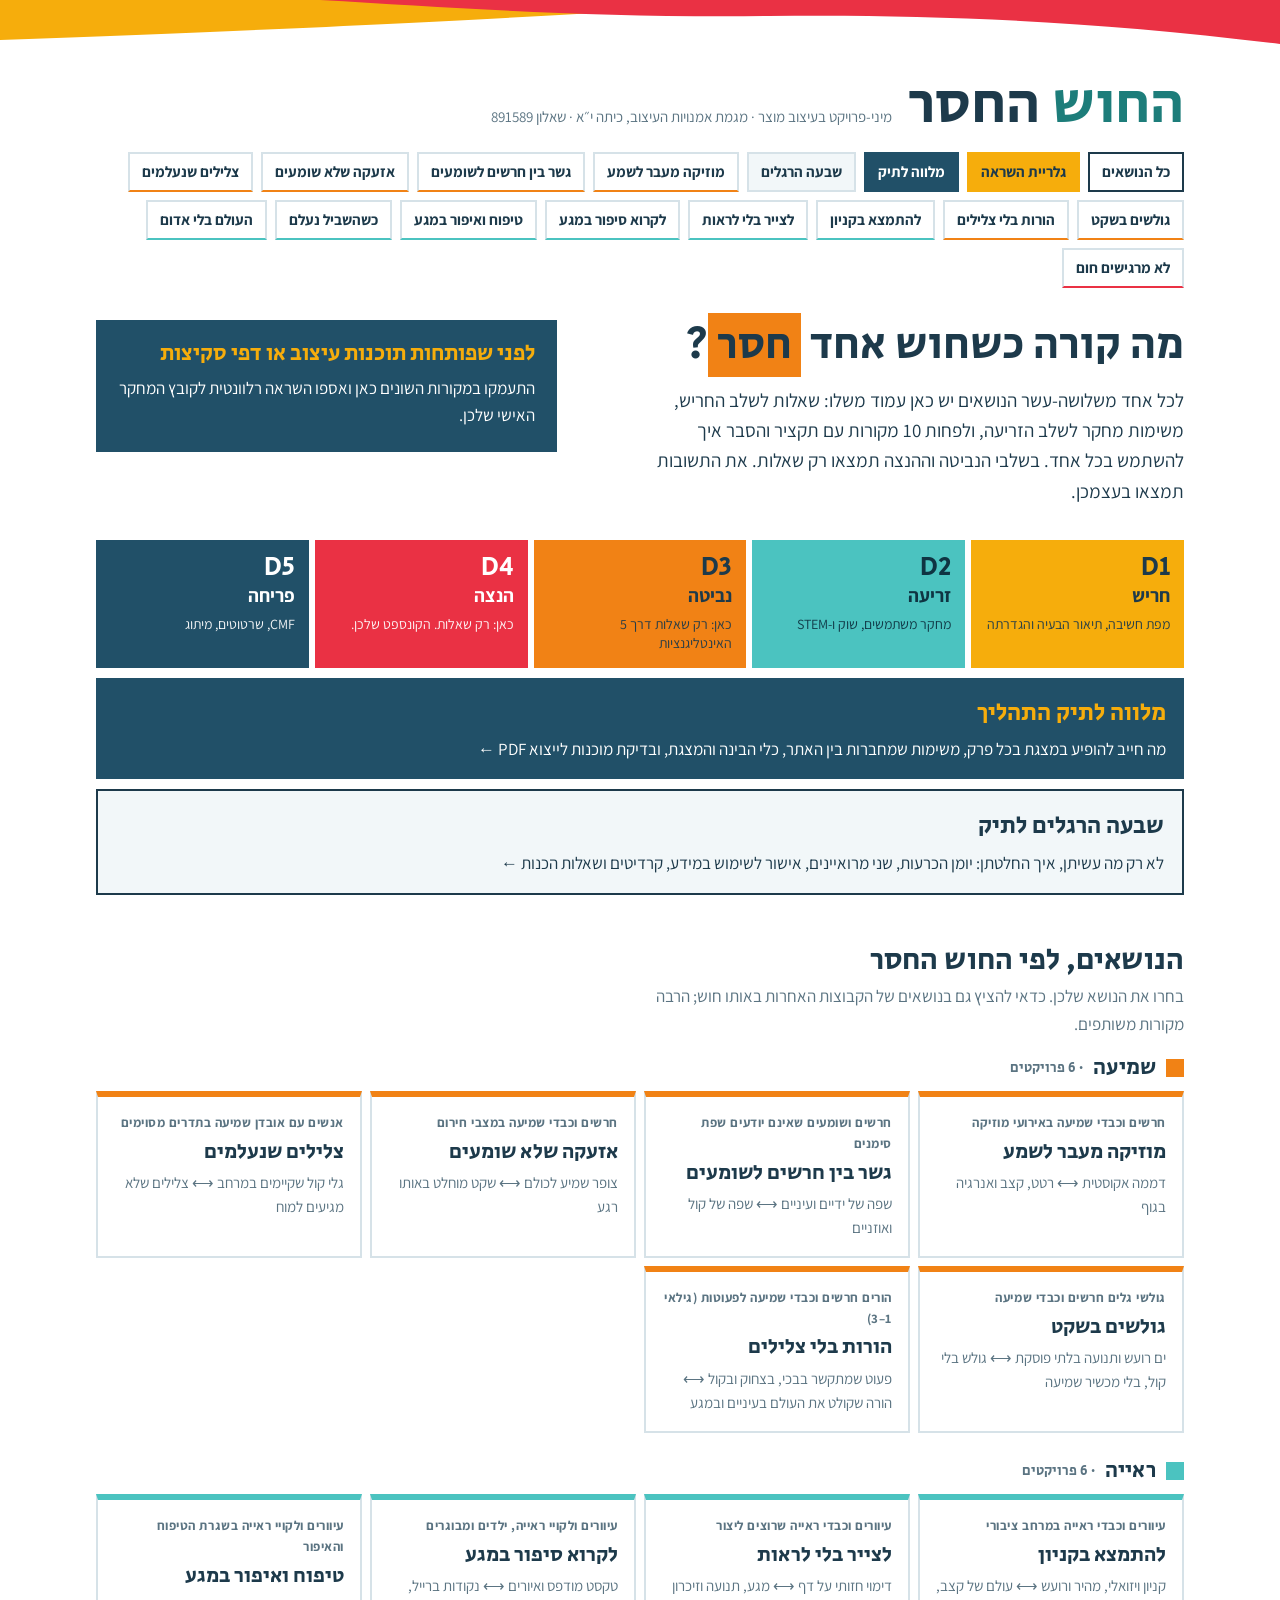
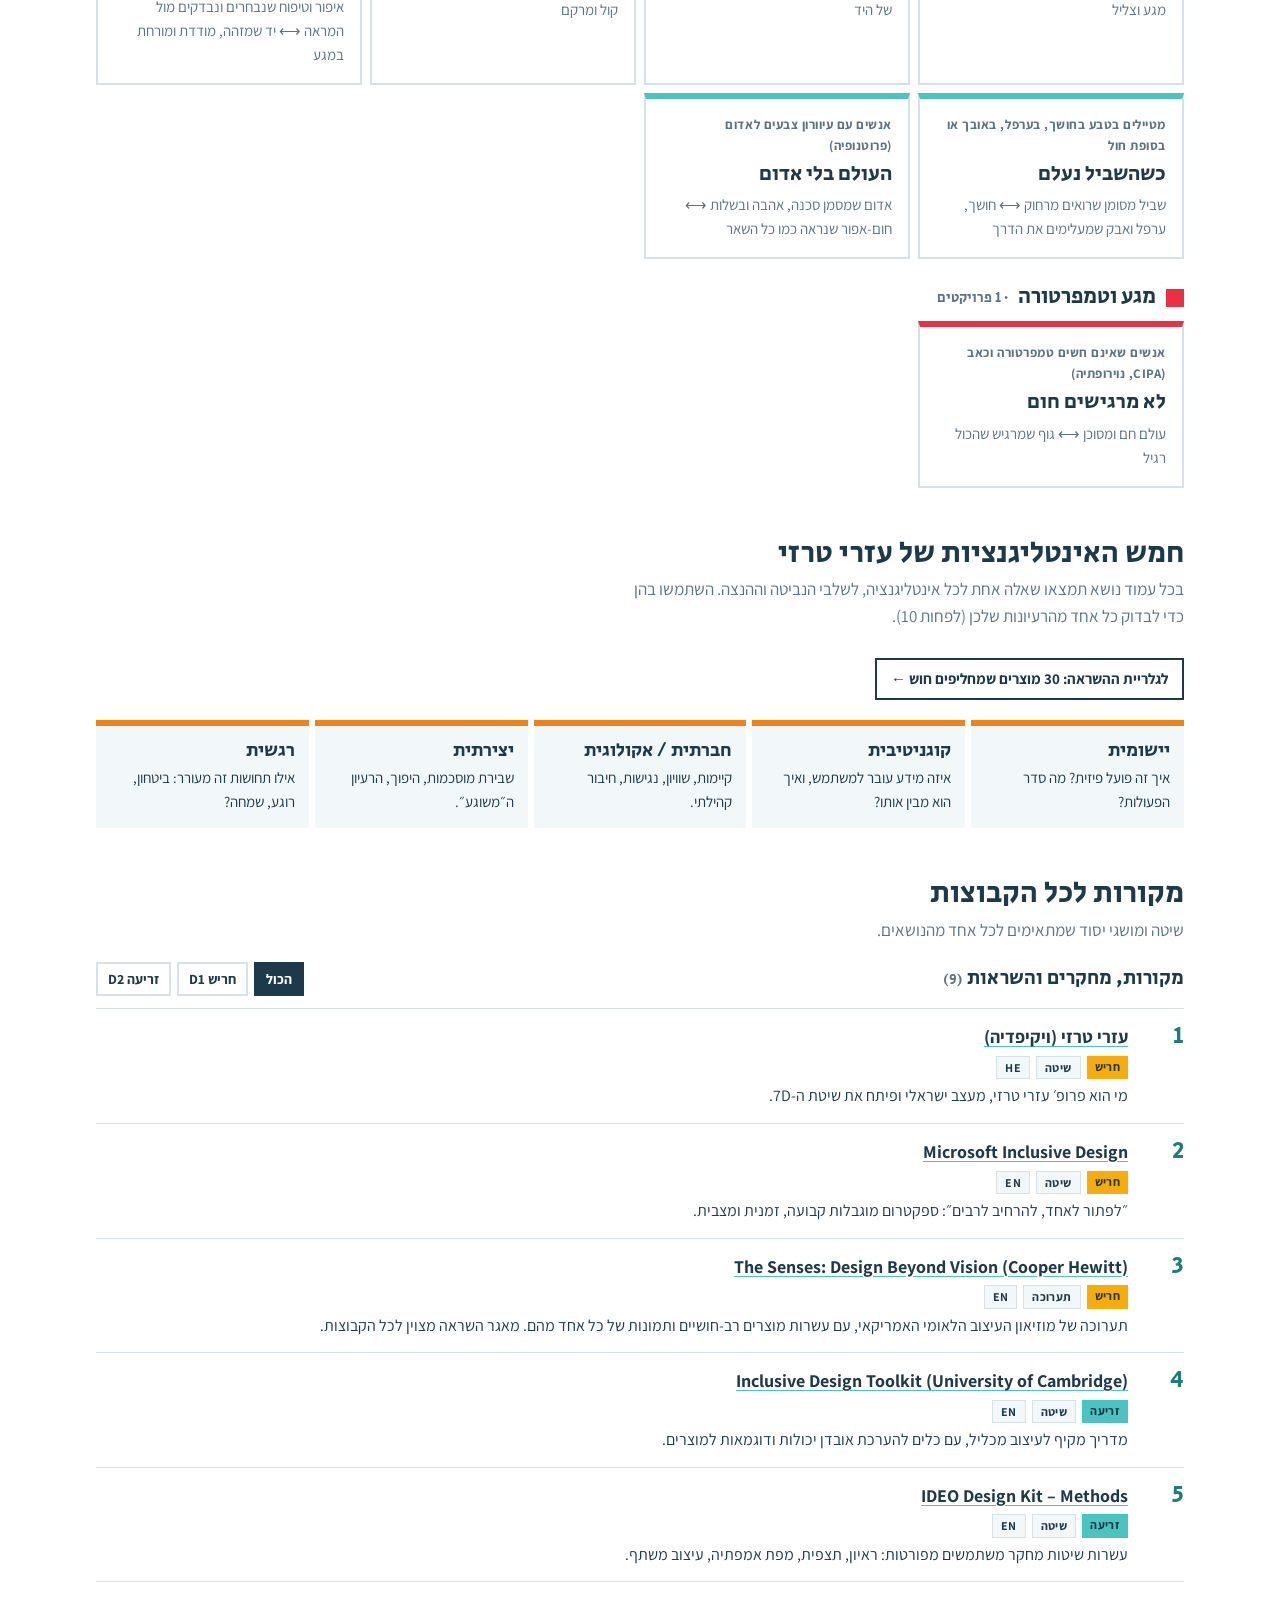
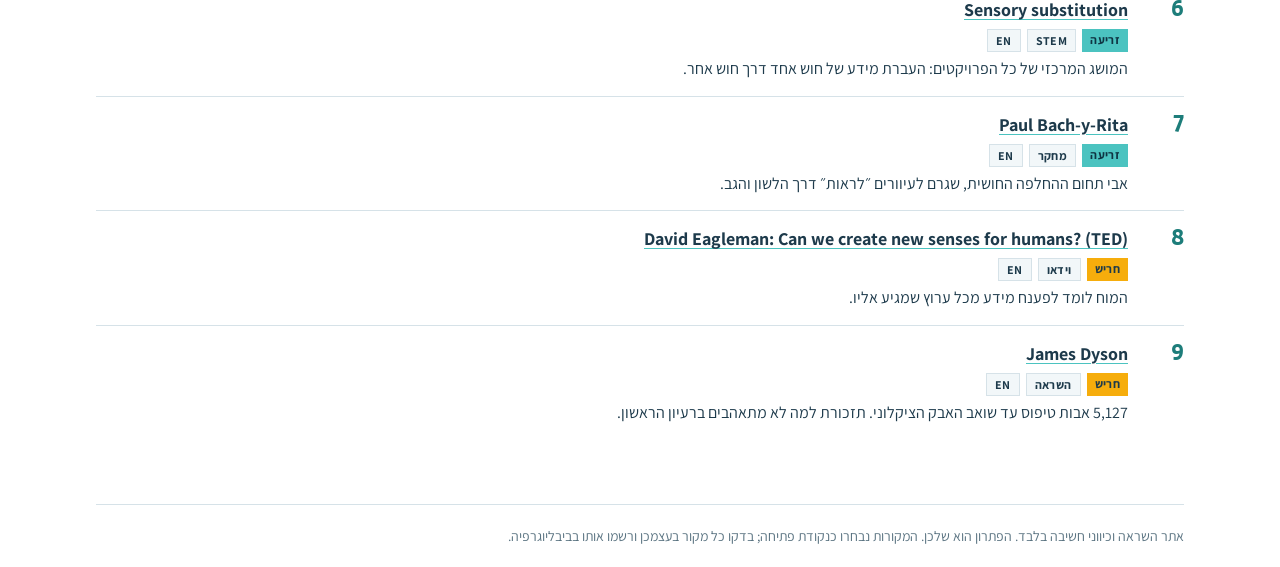
<file: index.html>
<!doctype html>
<html lang="he" dir="rtl">
<head>
<meta charset="utf-8">
<title>החוש החסר</title>
<meta http-equiv="refresh" content="0; url=hachush-hachaser/">
<link rel="canonical" href="hachush-hachaser/">
<script>location.replace("hachush-hachaser/" + location.hash);</script>
</head>
<body>
<p>מעבירים אותך לאתר <a href="hachush-hachaser/">החוש החסר</a>…</p>
</body>
</html>
</file>
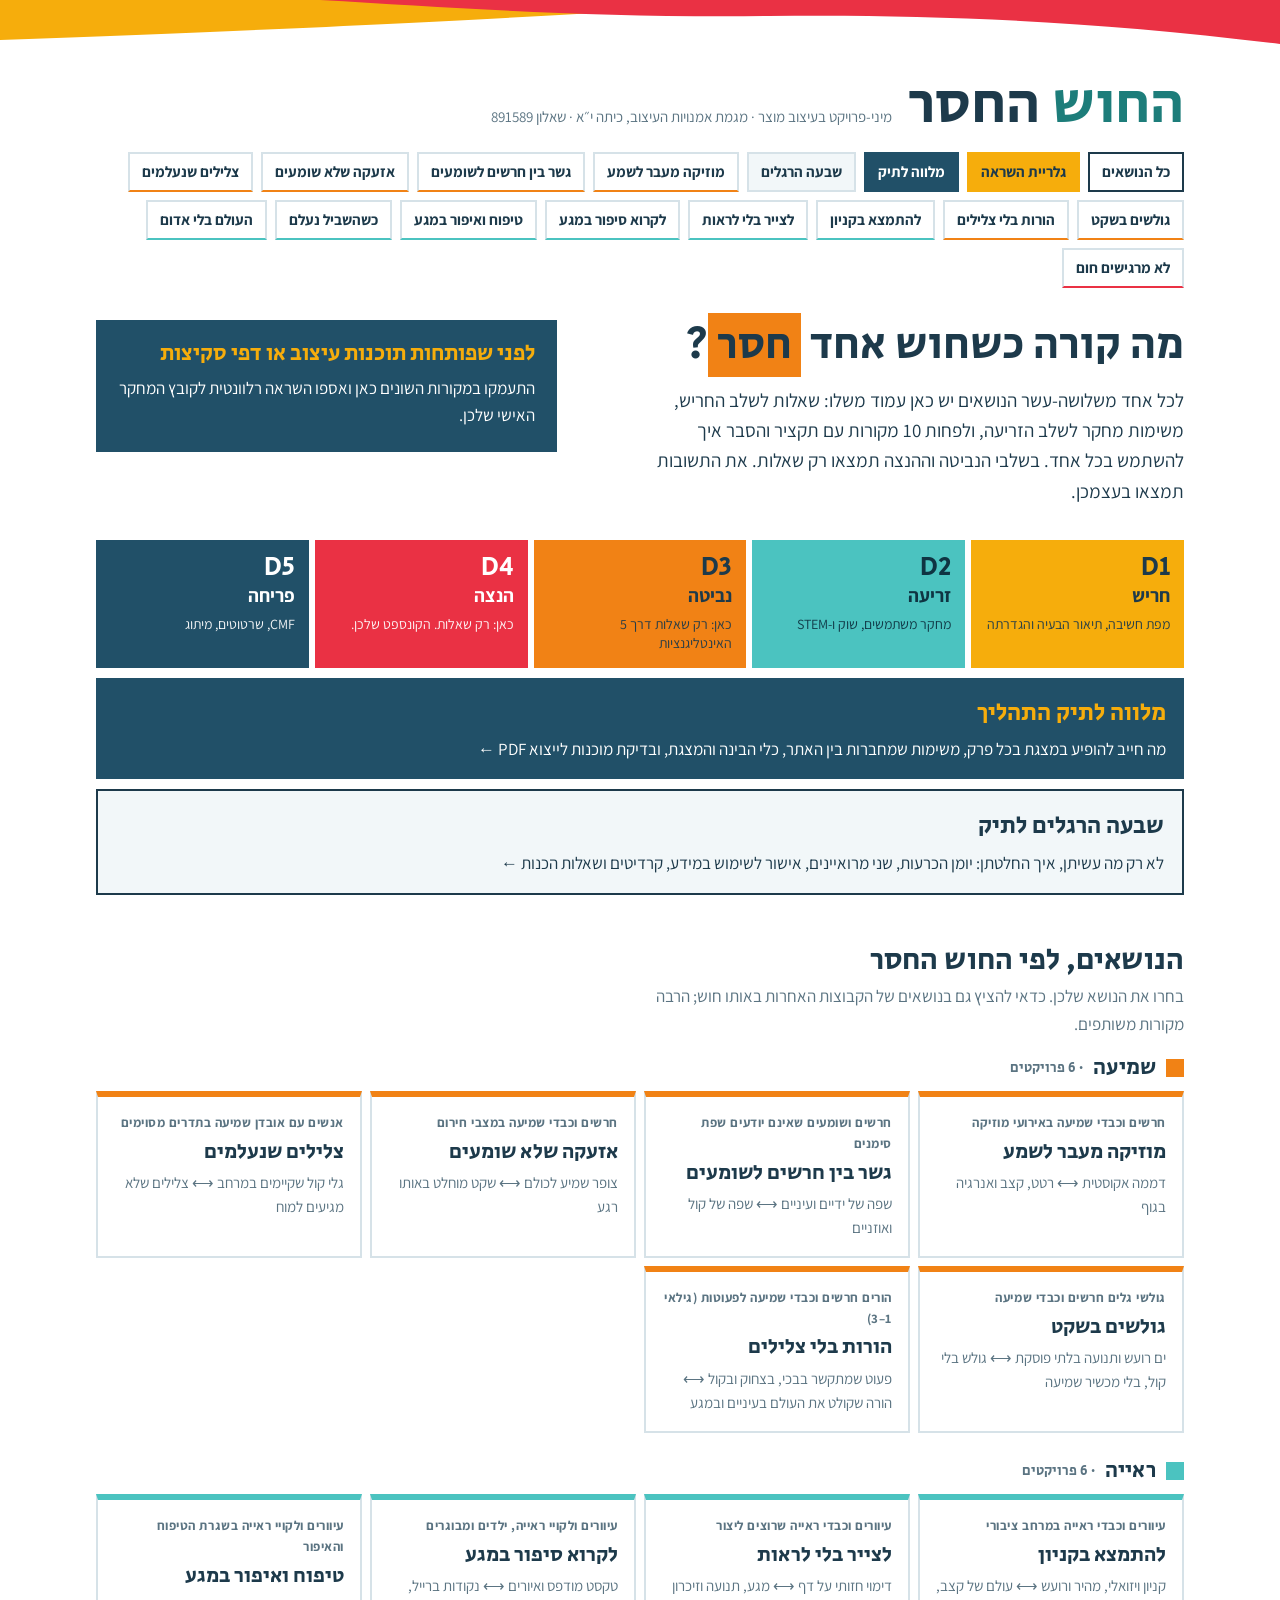
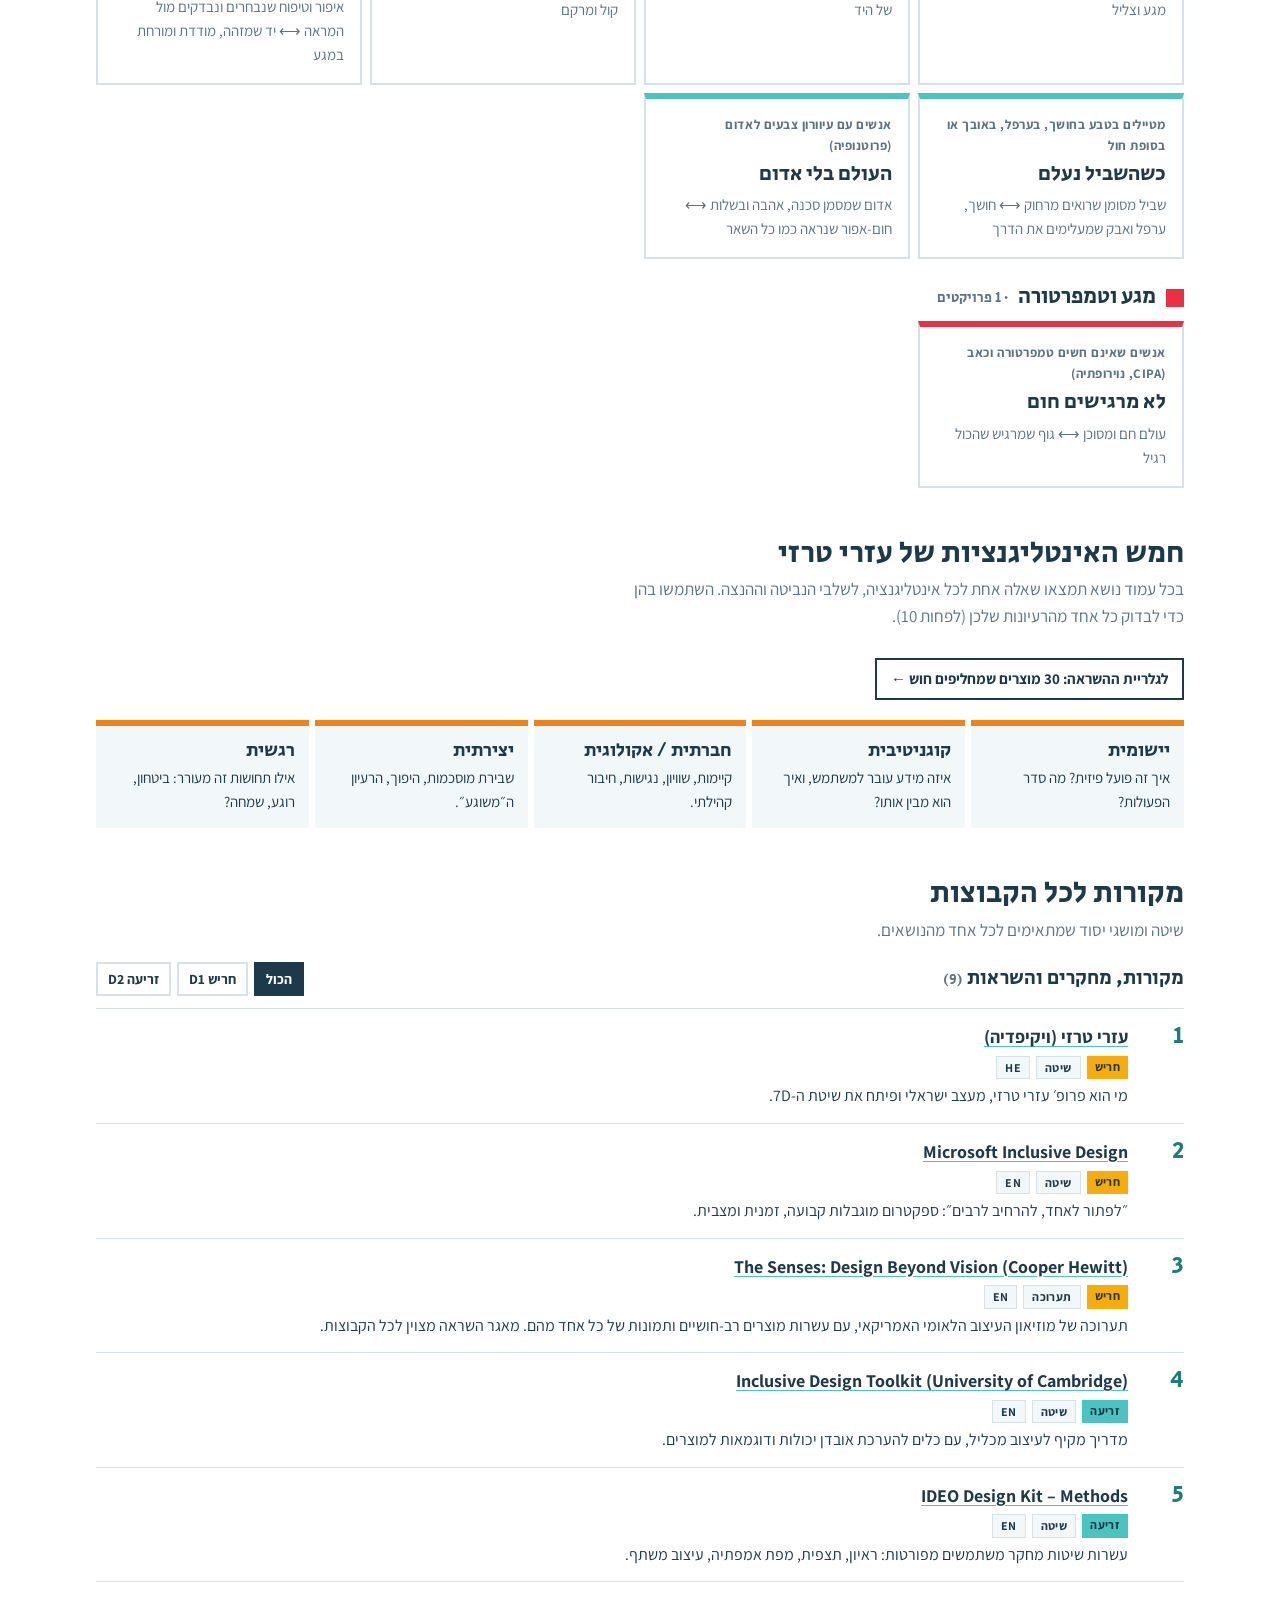
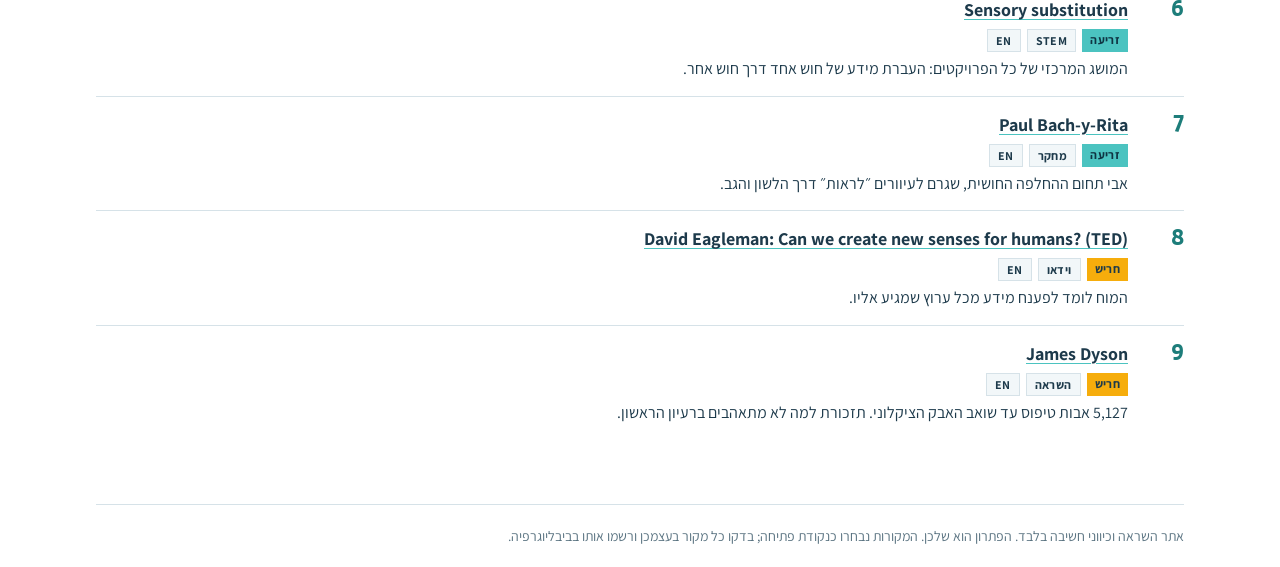
<file: 5senses/index.html>
<!doctype html>
<html lang="he" dir="rtl">
<head>
<meta charset="utf-8">
<title>החוש החסר</title>
<meta http-equiv="refresh" content="0; url=../hachush-hachaser/">
<link rel="canonical" href="../hachush-hachaser/">
<script>location.replace("../hachush-hachaser/" + location.hash);</script>
</head>
<body>
<p>מעבירים אותך לאתר <a href="../hachush-hachaser/">החוש החסר</a>…</p>
</body>
</html>
</file>
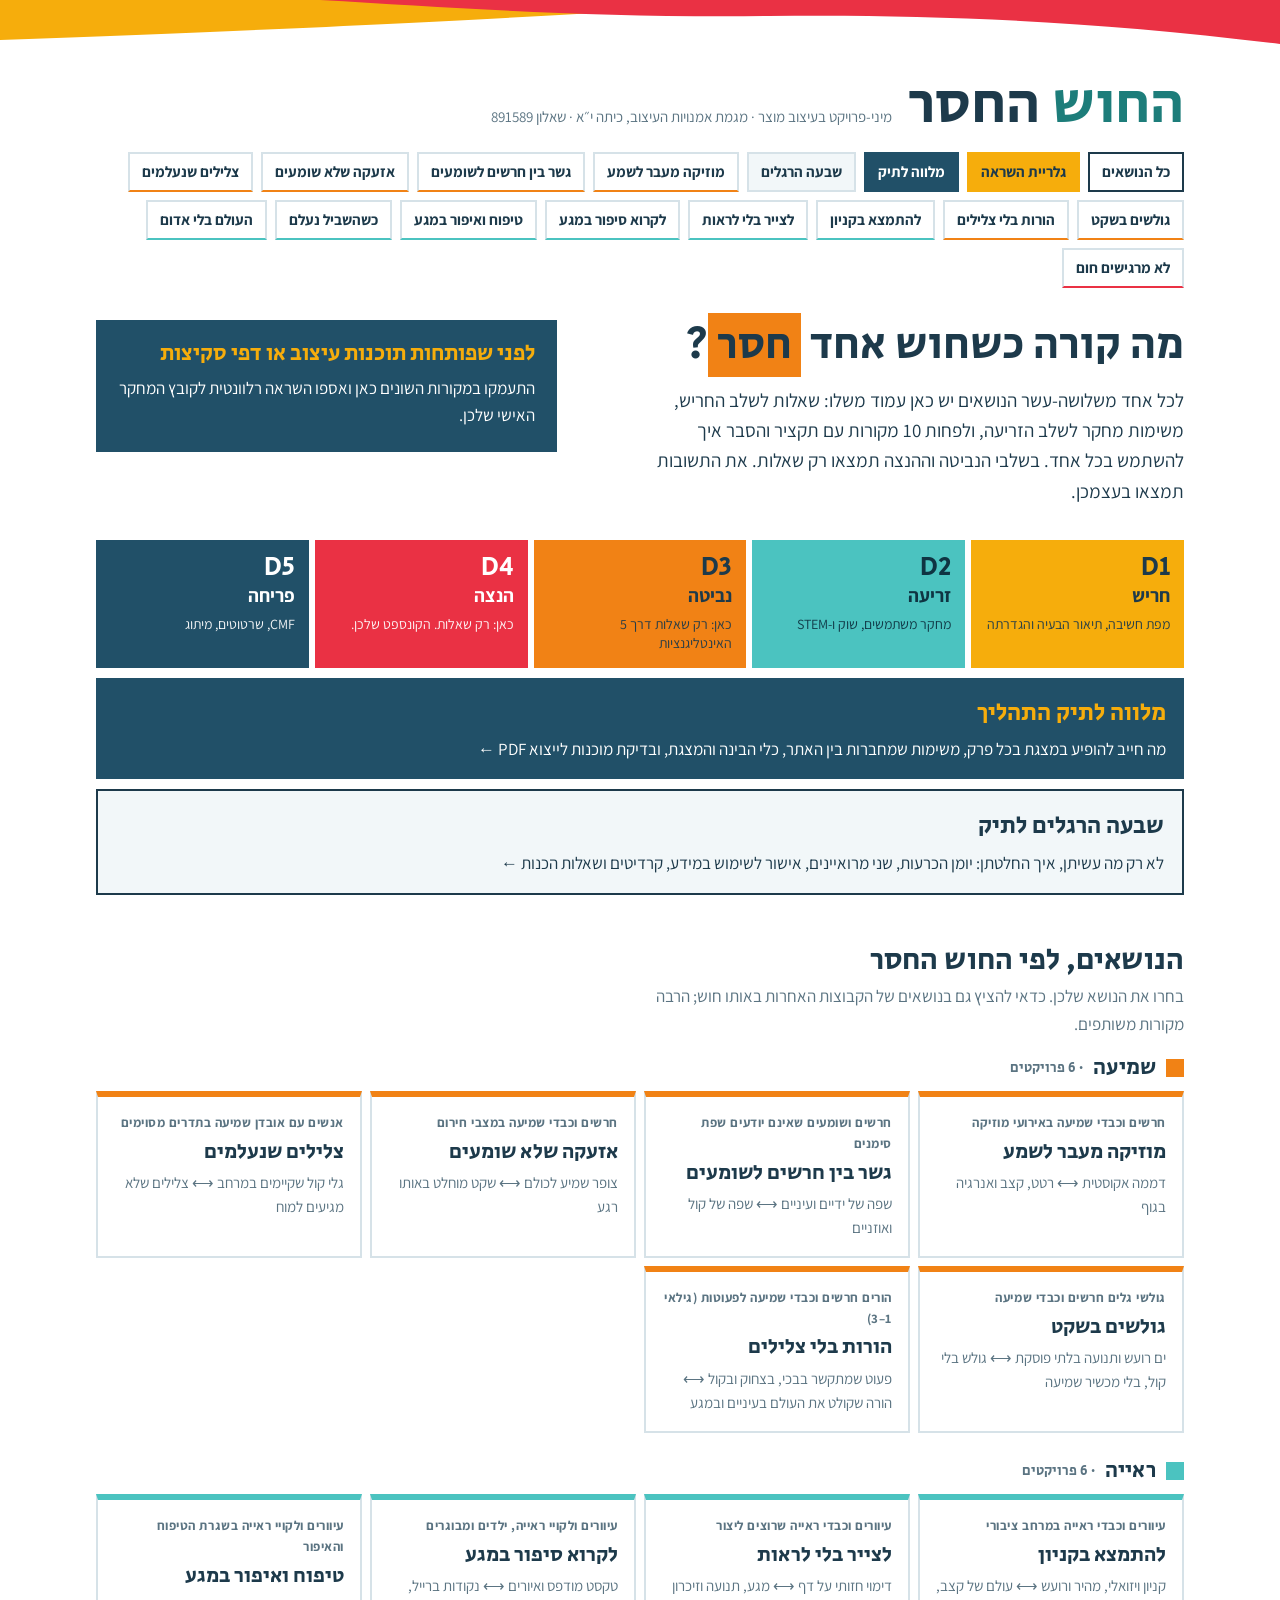
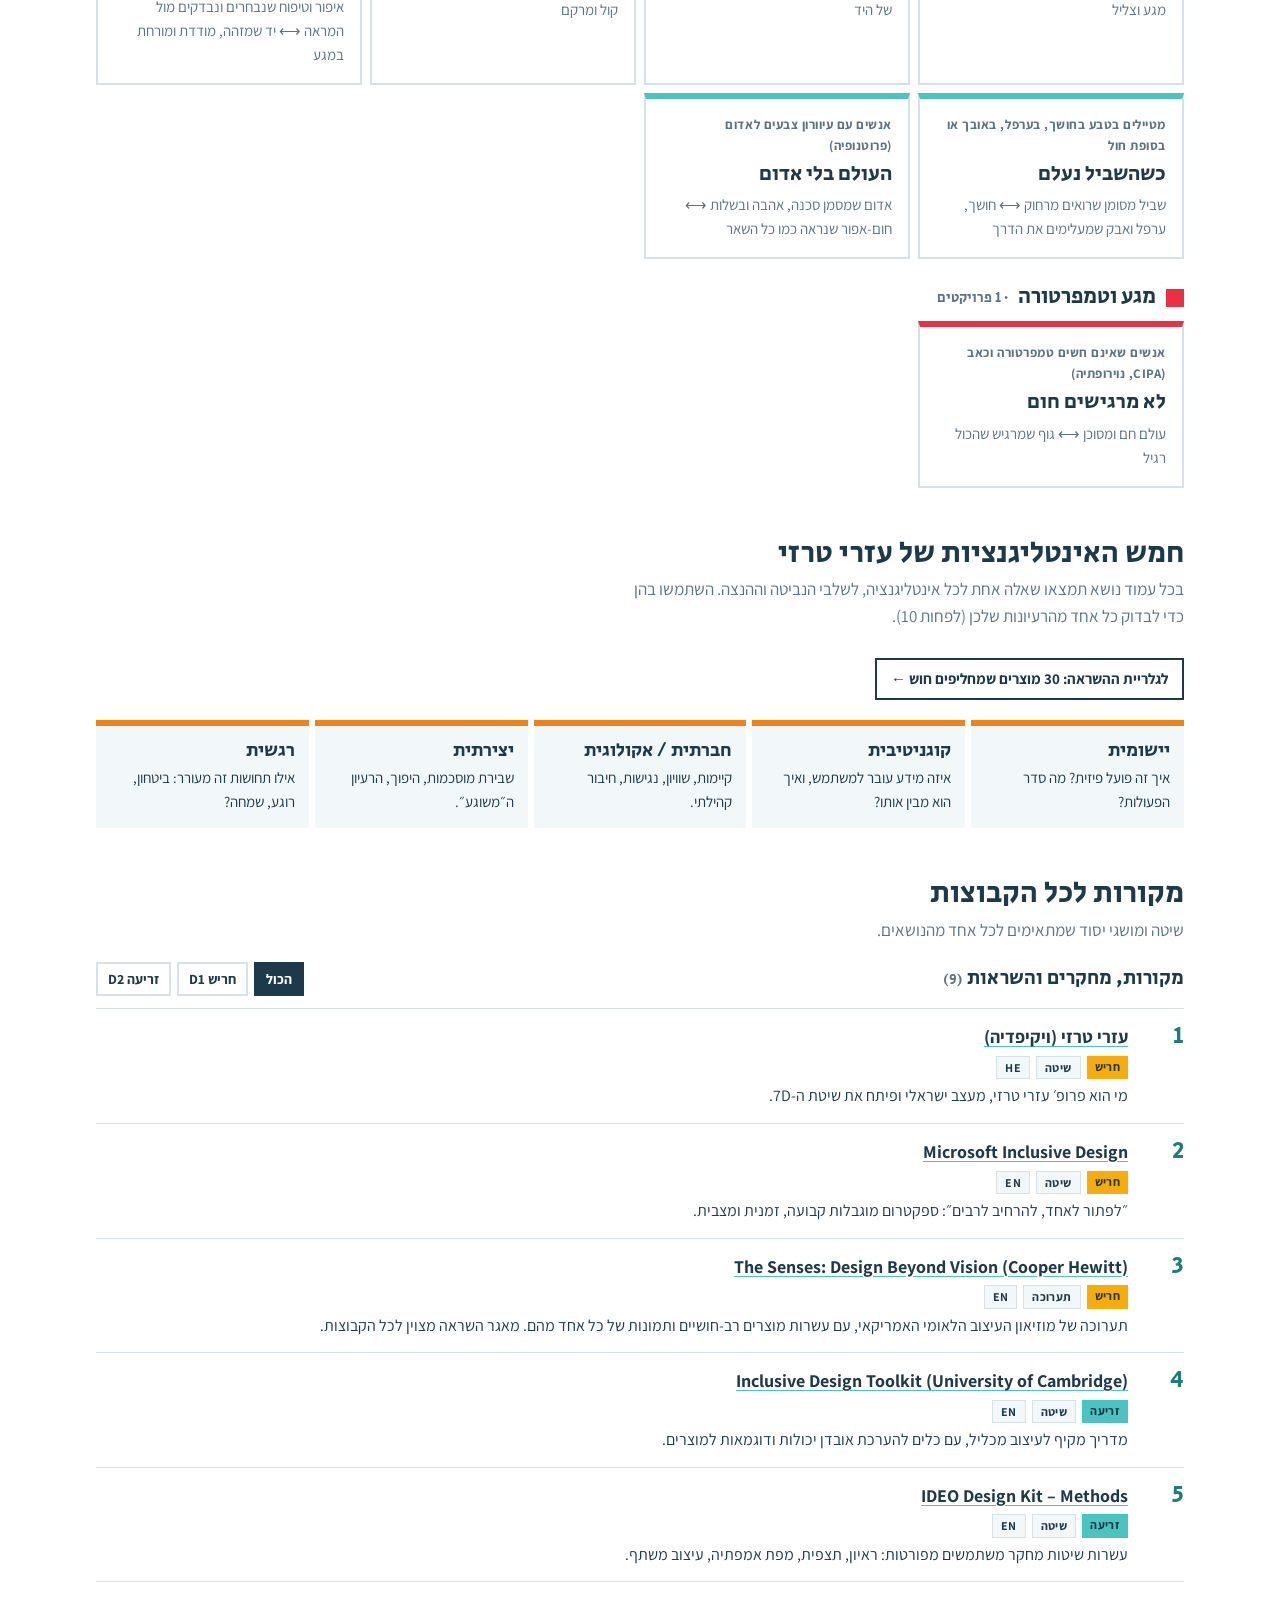
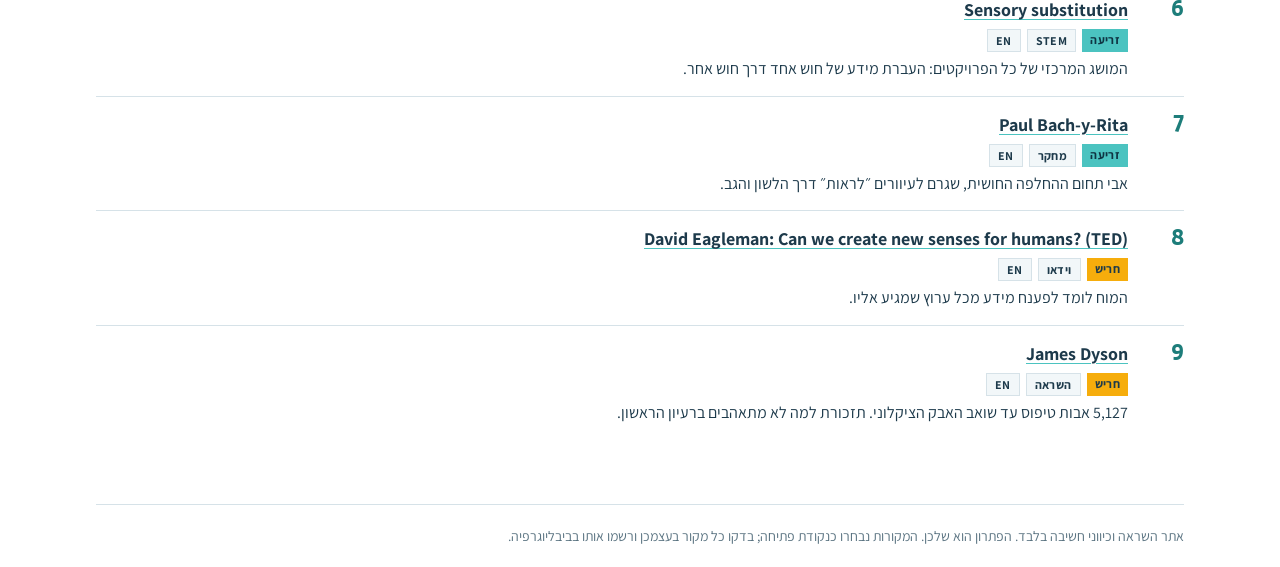
<file: hachush-hachaser/index.html>
<!doctype html>
<html lang="he" dir="rtl">
<head>
<meta charset="utf-8">
<meta name="viewport" content="width=device-width, initial-scale=1, viewport-fit=cover">
<title>החוש החסר</title>
<link rel="preconnect" href="https://fonts.googleapis.com">
<link rel="preconnect" href="https://fonts.gstatic.com" crossorigin>
<link rel="stylesheet" href="https://fonts.googleapis.com/css2?family=Secular+One&family=Assistant:wght@400;600;700&display=swap">
<style>
/* Layout: flat colour blocks on a clean white field, like the school's signage. A hard-edged grid, no rounded cards; colour = stage of the 7D process. */
:root{
  --navy:#215068; --teal:#4bc3c0; --orange:#f18215; --yellow:#f6ad0c; --red:#ea3144; --teal-ink:#1d7d7a;
  --bg:#ffffff; --fg:#1d3a4b; --muted:#5b7482; --line:#d6e2e8; --soft:#f2f7f9;
  --ink-on-color:#ffffff; --ink-on-yellow:#1d3a4b;
  --d1:var(--yellow); --d2:var(--teal); --d3:var(--orange); --d4:var(--red); --d5:var(--navy);
  --display:"Secular One","Assistant","Arial Hebrew",Arial,sans-serif;
  --body:"Assistant","Arial Hebrew",Arial,sans-serif;
  color-scheme:light;
}
@media (prefers-color-scheme: dark){:root:not([data-theme="light"]){
  --bg:#132f3e; --fg:#eef5f7; --muted:#a6bfca; --line:#2c4f62; --soft:#1a3b4d; --navy:#1d4a62; --teal-ink:var(--teal);
  color-scheme:dark;}}
:root[data-theme="dark"]{--bg:#132f3e; --fg:#eef5f7; --muted:#a6bfca; --line:#2c4f62; --soft:#1a3b4d; --navy:#1d4a62; --teal-ink:var(--teal); color-scheme:dark;}

*{box-sizing:border-box}
html{scroll-behavior:smooth}
@media (prefers-reduced-motion: reduce){html{scroll-behavior:auto}*{transition:none!important;animation:none!important}}
body{background:var(--bg);color:var(--fg);font-family:var(--body);font-size:17px;line-height:1.6;direction:rtl;margin:0}
.wrap{max-width:1120px;margin:0 auto;padding-left:max(16px,env(safe-area-inset-left,0px));padding-right:max(16px,env(safe-area-inset-right,0px))}
h1,h2,h3,h4{font-family:var(--display);font-weight:400;line-height:1.15;text-wrap:balance;margin:0}
a{color:inherit}
:focus-visible{outline:3px solid var(--orange);outline-offset:2px}
p{margin:0}

/* top wave band */
.band{height:56px;background:linear-gradient(176deg,var(--yellow) 0 38%,transparent 38.5%),linear-gradient(184deg,transparent 30%,var(--red) 30.5%) ; background-color:var(--bg)}
.band{background:none;position:relative;overflow:hidden}
.band svg{position:absolute;inset:0;width:100%;height:100%}

header.top{padding-block:20px 8px}
.brand{display:flex;flex-wrap:wrap;align-items:baseline;gap:6px 16px}
.brand a{text-decoration:none}
.brand .mark{font-family:var(--display);font-size:clamp(34px,6vw,58px);color:var(--teal-ink);line-height:1}
.brand .mark b{font-weight:400;color:var(--fg)}
.brand .sub{color:var(--muted);font-size:15px}

nav.groups{display:flex;flex-wrap:wrap;gap:8px;margin-top:18px}
nav.groups a{text-decoration:none;font-weight:700;font-size:15px;padding:6px 12px;border:2px solid var(--line)}
nav.groups a:hover,nav.groups a[aria-current="page"]{border-color:var(--fg)}

main{padding-block:24px 64px}
section{scroll-margin-top:16px}

/* home */
.hero{display:grid;grid-template-columns:1.3fr 1fr;gap:28px;align-items:start}
@media (max-width:820px){.hero{grid-template-columns:1fr}}
.hero h2{font-size:clamp(28px,4.4vw,44px)}
.hero h2 mark{background:var(--orange);color:#1d3a4b;padding:0 .2em}
.hero p.lead{font-size:19px;margin-top:14px;max-width:60ch}
.qbox{background:var(--navy);color:#fff;padding:22px}
.qbox h3{font-size:22px;margin-bottom:8px;color:var(--yellow)}

.phases{display:grid;grid-template-columns:repeat(5,1fr);gap:6px;margin-top:34px}
@media (max-width:820px){.phases{grid-template-columns:repeat(2,1fr)}}
.ph{padding:14px;color:var(--ink-on-color);min-width:0}
.ph .n{font-family:var(--display);font-size:26px;line-height:1}
.ph .t{font-weight:700;font-size:19px}
.ph small{display:block;font-size:14px;opacity:.95;line-height:1.4;margin-top:4px}
.ph.d1{background:var(--d1);color:var(--ink-on-yellow)}.ph.d2{background:var(--d2);color:#0f3442}.ph.d3{background:var(--d3);color:#1d3a4b}.ph.d4{background:var(--red)}.ph.d5{background:#215068}
.ph.dim{opacity:.55}

h2.sec{font-size:30px;margin:48px 0 6px}
.sec-sub{color:var(--muted);margin-bottom:18px;max-width:70ch}

.senses{display:grid;gap:26px}
.sense h3{font-size:22px;display:flex;align-items:center;gap:10px;margin-bottom:10px}
.sense h3 .sw{width:18px;height:18px;display:inline-block}
.cards{display:grid;grid-template-columns:repeat(auto-fill,minmax(250px,1fr));gap:8px}
.card{display:flex;flex-direction:column;gap:6px;padding:16px;border:2px solid var(--line);text-decoration:none;min-width:0;background:var(--bg);transition:border-color .15s, transform .15s}
.card:hover{border-color:var(--fg);transform:translateY(-2px)}
.card .k{font-size:13px;font-weight:700;letter-spacing:.04em;color:var(--muted)}
.card .h{font-family:var(--display);font-size:21px;line-height:1.2}
.card .c{font-size:15px;color:var(--muted)}

.intel{display:grid;grid-template-columns:repeat(5,1fr);gap:6px}
@media (max-width:900px){.intel{grid-template-columns:1fr 1fr}}
@media (max-width:480px){.intel{grid-template-columns:1fr}}
.in{border-top:6px solid var(--orange);background:var(--soft);padding:14px;min-width:0}
.in h4{font-size:19px}
.in p{font-size:15px;margin-top:4px}

/* project page */
.crumb{font-size:15px;color:var(--muted);margin-bottom:10px}
.crumb a{font-weight:700}
.ptitle{font-size:clamp(30px,5vw,50px)}
.pmeta{display:flex;flex-wrap:wrap;gap:8px;margin-top:12px}
.chip{font-size:14px;font-weight:700;padding:3px 10px;background:var(--soft);border:1px solid var(--line)}
.contrast{display:grid;grid-template-columns:1fr auto 1fr;gap:0;margin-top:22px;align-items:stretch}
.contrast div{padding:14px 16px;font-family:var(--display);font-size:21px;line-height:1.25;min-width:0}
.contrast .a{background:var(--navy);color:#fff}
.contrast .x{background:var(--yellow);color:#1d3a4b;display:flex;align-items:center;font-size:26px}
.contrast .b{background:var(--teal);color:#0f3442}
@media (max-width:560px){.contrast{grid-template-columns:1fr}.contrast .x{justify-content:center;padding:4px}}

.stage{margin-top:40px;display:grid;grid-template-columns:120px 1fr;gap:20px}
@media (max-width:720px){.stage{grid-template-columns:1fr;gap:10px}}
.stage>aside{padding:12px;min-width:0}
.stage>aside .n{font-family:var(--display);font-size:34px;line-height:1}
.stage>aside .t{font-family:var(--display);font-size:24px}
.stage>aside small{display:block;font-size:13px;line-height:1.35;margin-top:4px}
.stage.d1>aside{background:var(--d1);color:#1d3a4b}
.stage.d2>aside{background:var(--d2);color:#0f3442}
.stage.d34>aside{background:var(--d3);color:#1d3a4b;border-bottom:12px solid var(--red)}
.stage>div{min-width:0;display:grid;gap:22px}
.stage h3{font-size:23px;margin-bottom:8px}
.stage h4{font-size:18px;margin-bottom:6px}
ul.q{margin:0;padding-inline-start:20px;display:grid;gap:6px}
ul.q li::marker{color:var(--orange)}
.legs{display:grid;grid-template-columns:repeat(3,1fr);gap:8px}
@media (max-width:720px){.legs{grid-template-columns:1fr}}
.leg{border:2px solid var(--line);padding:12px;min-width:0}
.leg b{display:block;font-family:var(--display);font-weight:400;font-size:18px;color:var(--teal-ink)}
.leg p{font-size:15px}

.builder{background:var(--soft);padding:16px;border-inline-start:6px solid var(--yellow)}
.builder .grid{display:grid;grid-template-columns:repeat(2,1fr);gap:10px;margin-top:10px}
@media (max-width:600px){.builder .grid{grid-template-columns:1fr}}
.builder label{font-size:14px;font-weight:700;display:grid;gap:4px}
.builder input{font:inherit;font-size:16px;padding:8px 10px;border:2px solid var(--line);background:var(--bg);color:var(--fg);width:100%}
.builder .out{margin-top:14px;font-family:var(--display);font-size:21px;line-height:1.35}
.builder .out span{background:var(--yellow);color:#1d3a4b;padding:0 .15em}
.builder .out span.empty{background:transparent;color:var(--muted);border-bottom:2px dashed var(--muted)}
.btn{font:inherit;font-weight:700;font-size:15px;padding:7px 14px;border:2px solid var(--fg);background:var(--bg);color:var(--fg);cursor:pointer}
.btn:hover{background:var(--fg);color:var(--bg)}
.row{display:flex;flex-wrap:wrap;gap:8px;align-items:center;margin-top:10px}
.note{font-size:14px;color:var(--muted)}

.tools{display:grid;grid-template-columns:repeat(3,1fr);gap:8px}
@media (max-width:820px){.tools{grid-template-columns:1fr}}
.tool{border:2px solid var(--line);padding:14px;min-width:0}
.tool h4{display:flex;gap:8px;align-items:flex-start}
.tool input[type=checkbox]{width:20px;height:20px;accent-color:var(--teal);flex:none;margin-top:2px}
.tool ul{margin:6px 0 0;padding-inline-start:18px;font-size:15px;display:grid;gap:4px}

/* links */
.lhead{display:flex;flex-wrap:wrap;gap:10px;align-items:center;justify-content:space-between}
.filters{display:flex;flex-wrap:wrap;gap:6px}
.filters button{font:inherit;font-size:14px;font-weight:700;padding:4px 10px;border:2px solid var(--line);background:var(--bg);color:var(--fg);cursor:pointer}
.filters button[aria-pressed="true"]{background:var(--fg);color:var(--bg);border-color:var(--fg)}
ol.links{list-style:none;margin:12px 0 0;padding:0;display:grid;gap:0;counter-reset:l}
ol.links li{display:grid;grid-template-columns:44px 1fr;gap:12px;padding:14px 0;border-top:1px solid var(--line);counter-increment:l}
ol.links li::before{content:counter(l);font-family:var(--display);font-size:24px;color:var(--teal-ink);line-height:1.1;font-variant-numeric:tabular-nums}
ol.links li>div{min-width:0}
ol.links a.t{font-weight:700;font-size:18px;text-decoration-color:var(--teal);text-underline-offset:3px;overflow-wrap:anywhere}
ol.links .tags{display:flex;flex-wrap:wrap;gap:6px;margin:4px 0}
.tag{font-size:12px;font-weight:700;padding:1px 8px;letter-spacing:.03em}
.tag.d1{background:var(--d1);color:#1d3a4b}.tag.d2{background:var(--d2);color:#0f3442}
.tag.kind{background:var(--soft);border:1px solid var(--line)}
ol.links p{font-size:16px}
ol.links .use{font-size:15px;color:var(--muted);margin-top:4px}
ol.links .use b{color:var(--fg)}

.nosol{background:var(--red);color:#fff;padding:14px 16px;font-weight:700;font-size:19px}
.nosol b{font-family:var(--display);font-weight:400;font-size:24px;display:block}
.iq{display:grid;gap:8px}
.iq details{border:2px solid var(--line);padding:0}
.iq summary{cursor:pointer;padding:12px 14px;font-family:var(--display);font-size:19px;list-style:none;display:flex;justify-content:space-between;gap:10px}
.iq summary::-webkit-details-marker{display:none}
.iq summary::after{content:"+";color:var(--orange)}
.iq details[open] summary::after{content:"–"}
.iq details>div{padding:0 14px 14px}
.iq .def{font-size:14px;color:var(--muted);margin-bottom:6px}

.gal{display:grid;grid-template-columns:repeat(auto-fill,minmax(280px,1fr));gap:10px;margin-top:20px}
.gi{border:2px solid var(--line);display:flex;flex-direction:column;min-width:0}
.gi .pic{aspect-ratio:16/9;max-width:100%;display:flex;align-items:center;justify-content:center}
.gi .pic svg{height:70%}
.gi .gb{padding:14px;display:flex;flex-direction:column;gap:6px;flex:1}
.gi h3{font-size:22px}
.gi p{font-size:15px}
.gi .use{font-size:14px;color:var(--muted)}
.gi .more{margin-top:auto;font-weight:700;text-decoration:none;color:var(--fg);border-top:1px solid var(--line);padding-top:8px}
.gi .more:hover{color:var(--orange)}
.tikcta{display:grid;gap:4px;margin-top:10px;padding:16px 18px;background:var(--navy);color:#fff;text-decoration:none}.tikcta b{font-family:var(--display);font-weight:400;font-size:24px;color:var(--yellow)}.tikcta:hover{outline:3px solid var(--yellow)}
.pager{display:flex;justify-content:space-between;gap:10px;margin-top:48px;flex-wrap:wrap}
.pager a{font-weight:700;text-decoration:none;border:2px solid var(--line);padding:10px 14px;max-width:48%}
.pager a:hover{border-color:var(--fg)}
/* companion to the process portfolio */
.tprog{display:flex;align-items:center;gap:12px;margin-top:16px;flex-wrap:wrap}
.tprog .bar{flex:1;min-width:160px;height:12px;background:var(--soft);border:1px solid var(--line)}
.tprog .bar span{display:block;height:100%;width:0;background:var(--teal);transition:width .2s}
.airules{background:var(--navy);color:#fff;padding:18px 20px;margin-top:20px}
.airules h3{font-size:22px;color:var(--yellow);margin-bottom:8px}
.airules ol{margin:0;padding-inline-start:22px;display:grid;gap:6px}
.tjump{display:flex;flex-wrap:wrap;gap:6px;margin-top:20px}
.tjump a{text-decoration:none;font-weight:700;font-size:19px;padding:6px 12px}
.stage.tk{margin-top:36px}
ul.chk{list-style:none;margin:0;padding:0;display:grid;gap:6px}
ul.chk label{display:flex;gap:10px;align-items:flex-start;cursor:pointer}
ul.chk input{width:20px;height:20px;accent-color:var(--teal);flex:none;margin-top:3px}
ul.chk input:checked+span{color:var(--muted);text-decoration:line-through;text-decoration-color:var(--teal)}
.warnl{border-inline-start:6px solid var(--red);padding:8px 12px;background:var(--soft);font-weight:700}
.mix{border:2px solid var(--fg);padding:16px}
.mix .k{display:inline-block;font-size:13px;font-weight:700;background:var(--yellow);color:#1d3a4b;padding:2px 8px;margin-bottom:8px}
.mix ol{margin:6px 0 0;padding-inline-start:22px;display:grid;gap:6px}
.mix .trace{margin-top:10px;padding-top:8px;border-top:1px solid var(--line)}
.sl{display:inline-block;font-size:13px;background:var(--soft);border:1px solid var(--line);padding:0 6px;margin-inline-end:4px;white-space:nowrap}
.xq{background:var(--yellow);color:#1d3a4b;padding:16px}
.xq ol{margin:6px 0 0;padding-inline-start:22px;display:grid;gap:4px;font-weight:700}
.prm{background:var(--soft);padding:14px 16px;border-inline-start:6px solid var(--teal)}
.prm blockquote{margin:8px 0 0;padding:10px 12px;background:var(--bg);border:1px dashed var(--muted);font-size:16px}
.rub summary{cursor:pointer;font-weight:700;color:var(--muted)}
.rub table,.rubt{border-collapse:collapse;width:100%;margin-top:8px;font-size:15px}
.rub td,.rubt td{border-top:1px solid var(--line);padding:6px 4px}
.rub td:last-child,.rubt td:last-child{width:60px;text-align:center;font-family:var(--display);font-variant-numeric:tabular-nums}
/* seven habits */
.lead2{font-family:var(--display);font-size:clamp(24px,3.6vw,34px);margin-top:10px;line-height:1.25}
.lead2 mark{background:var(--yellow);color:#1d3a4b;padding:0 .2em}
.legend{display:flex;flex-wrap:wrap;gap:8px 18px;margin-top:14px;font-weight:700;font-size:15px}
.legend span{display:inline-flex;align-items:center;gap:6px}
.dot{display:inline-block;width:12px;height:12px;border-radius:50%;flex:none;vertical-align:middle}
.why{background:var(--soft);border-inline-start:6px solid var(--navy);padding:16px 18px;margin-top:20px}
.why h3{font-size:22px;margin-bottom:6px}
.hb{display:grid;grid-template-columns:72px 1fr;gap:18px;margin-top:40px;padding-top:24px;border-top:2px solid var(--line)}
@media (max-width:600px){.hb{grid-template-columns:1fr;gap:6px}}
.hb>div{min-width:0;display:grid;gap:12px;align-content:start}
.hn{font-family:var(--display);font-size:44px;line-height:1;color:var(--teal-ink)}
.hb h3{font-size:28px}
.hsub{font-size:18px;color:var(--muted)}
.where{display:inline-block;justify-self:start;font-size:14px;font-weight:700;background:var(--navy);color:#fff;padding:3px 10px}
.ashaf{display:grid;grid-template-columns:repeat(3,1fr);gap:8px}
@media (max-width:600px){.ashaf{grid-template-columns:1fr}}
.ashaf div{border:2px solid var(--line);padding:12px;display:grid;gap:2px;min-width:0}
.ashaf b{font-family:var(--display);font-weight:400;font-size:34px;line-height:1;color:var(--teal-ink)}
.ashaf span{font-weight:700;font-size:18px}
.ashaf small{font-size:14px;color:var(--muted)}
.tscroll{overflow-x:auto;max-width:100%}
table.jt{border-collapse:collapse;width:100%;min-width:560px;font-size:15px}
.jt th{text-align:start;font-size:13px;color:var(--muted);border-bottom:2px solid var(--fg);padding:6px}
.jt td{border-bottom:1px solid var(--line);padding:8px 6px;vertical-align:top}
.pull{font-family:var(--display);font-size:20px;line-height:1.35;border-inline-start:6px solid var(--yellow);padding:6px 14px}
.ba{display:grid;grid-template-columns:1fr auto 1fr;gap:8px;align-items:stretch}
@media (max-width:600px){.ba{grid-template-columns:1fr}.ba .arr{transform:rotate(-90deg);justify-self:center}}
.ba>div:not(.arr){border:2px solid var(--line);padding:12px;font-family:var(--display);font-size:18px;line-height:1.35;min-width:0}
.ba>div:last-child{border-color:var(--teal)}
.ba small{display:block;font-family:var(--body);font-size:13px;font-weight:700;color:var(--muted)}
.ba .arr{align-self:center;font-size:26px}
.two,.cred{display:grid;grid-template-columns:repeat(2,1fr);gap:8px}
@media (max-width:600px){.two,.cred{grid-template-columns:1fr}}
.two div,.cred div{background:var(--soft);padding:12px;min-width:0}
.two b,.cred b{font-family:var(--display);font-weight:400;font-size:19px}
ol.honest{margin:0;padding-inline-start:24px;display:grid;gap:8px;font-family:var(--display);font-size:19px;line-height:1.35}
.okay{background:var(--teal);color:#0f3442;padding:12px 16px}
.stagelist{display:grid;grid-template-columns:repeat(auto-fill,minmax(200px,1fr));gap:8px}
.stagelist>div{border-top:6px solid;background:var(--soft);padding:12px;min-width:0}
.stagelist b{font-family:var(--display);font-weight:400;font-size:20px;display:block}
.stagelist small{color:var(--muted);font-size:13px}
.stagelist ul{margin:6px 0 0;padding-inline-start:18px;font-size:15px;display:grid;gap:4px}
.consent{border:2px solid var(--teal);padding:14px 16px}.consent h3{font-size:20px;margin-bottom:4px}
.xq .okn{margin-top:10px;font-weight:700;font-family:var(--body)}
footer{border-top:1px solid var(--line);padding-block:20px;color:var(--muted);font-size:14px}
</style>
</head>
<body>

<div class="band" aria-hidden="true"><svg viewBox="0 0 1200 56" preserveAspectRatio="none"><path d="M0 0H760C600 10 420 24 0 40Z" fill="#f6ad0c"/><path d="M300 0H1200V44C1020 20 860 14 720 16 560 18 430 8 300 0Z" fill="#ea3144"/></svg></div>

<div class="wrap">
<header class="top">
  <div class="brand">
    <a href="#home" class="mark">החוש <b>החסר</b></a>
    <span class="sub">מיני-פרויקט בעיצוב מוצר · מגמת אמנויות העיצוב, כיתה י״א · שאלון 891589</span>
  </div>
  <nav class="groups" id="nav" aria-label="ניווט"></nav>
</header>
<main id="app"></main>
<footer>אתר השראה וכיווני חשיבה בלבד. הפתרון הוא שלכן. המקורות נבחרו כנקודת פתיחה; בדקו כל מקור בעצמכן ורשמו אותו בביבליוגרפיה.</footer>
</div>

<script>
const PROJECTS = [
/* ================= שמיעה ================= */
{id:"music",sense:"hear",title:"מוזיקה מעבר לשמע",who:"חרשים וכבדי שמיעה באירועי מוזיקה",
contrast:["דממה אקוסטית","רטט, קצב ואנרגיה בגוף"],
d1:{pain:["מה בדיוק ״הולך לאיבוד״ בהופעה חיה למי שאינו שומע: המילים? הקצב? תחושת השייכות לקהל?","מתי אדם חרש בוחר לא ללכת לאירוע מוזיקלי, ומה הסיבה האמיתית: נגישות, מבוכה, או שאין בשביל מה?","האם הבעיה היא החוויה האישית, או הפער בין החוויה שלו לחוויה של החבר השומע שעומד לידו?"],
legs:["חרשים מלידה / מי שאיבדו שמיעה בגיל מבוגר / כבדי שמיעה עם מכשיר. מי מהם ומה ההבדל ביניהם?","הדרה מחוויה תרבותית משותפת, תלות בתרגום, תחושת ״אורח״ באירוע.","הופעה באולם / חתונה / שיעור מוזיקה בבית ספר / האזנה לבד בחדר. רעש, צפיפות, חושך, זמן."],
bound:"האם הפרויקט עוסק בהאזנה למוזיקה, ביצירת מוזיקה, או בחוויה החברתית סביבה? בחרו אחד."},
d2:{persona:["ראיון עם אדם חרש שאוהב מוזיקה: איך הוא ״שומע״ אותה היום? (רצפת עץ, רמקול מוחזק, בלונים?)","תצפית: צפו בהופעה בתרגום לשפת סימנים ותעדו מה עושה הקהל החרש בגוף."],
bench:["SubPac (אפוד באס)","Neosensory Buzz (צמיד)","הופעות עם רצפה רוטטת / מתורגמני שירים","בלון מוחזק מול רמקול (הפתרון הביתי)"],
stem:["קולטני פאצ׳יני: באילו תדרים העור הכי רגיש?","הולכת עצם מול הולכת אוויר","פירוק צליל לתדרים (התמרת פורייה)","מוליכות רטט בחומרים: עץ, אלומיניום, סיליקון בדרגות קושי"]},
links:[
{t:"Evelyn Glennie – Hearing Essay",u:"https://www.evelyn.co.uk/hearing-essay/",p:"d1",k:"מאמר",lang:"EN",s:"המתופפת החירשת אוולין גלני מסבירה ש״שמיעה היא צורה מיוחדת של מגע״: איך היא מרגישה צלילים נמוכים ברגליים וגבוהים בפנים ובצוואר.",use:"ציטוטים אותנטיים למבוא ולמפת האמפתיה."},
{t:"Evelyn Glennie: How to truly listen (TED)",u:"https://www.ted.com/talks/evelyn_glennie_how_to_truly_listen",p:"d1",k:"וידאו",lang:"EN",s:"הרצאה שבה גלני מנגנת ומדגימה שהקשבה היא פעולה של כל הגוף, לא רק של האוזן.",use:"צפו בשפת הגוף שלה: היכן בגוף היא ״קולטת״?"},
{t:"Christine Sun Kim: The enchanting music of sign language (TED)",u:"https://www.ted.com/talks/christine_sun_kim_the_enchanting_music_of_sign_language",p:"d1",k:"וידאו",lang:"EN",s:"אמנית סאונד חירשת מראה ששפת הסימנים היא מוזיקלית, ושצליל הוא ״מטבע חברתי״ בעולם השומעים.",use:"עוזר לנסח את הניגוד ולערער על ההנחה שהבעיה היא ״לתקן״."},
{t:"Brains of deaf people rewire to “hear” music",u:"https://www.washington.edu/news/2001/11/27/brains-of-deaf-people-rewire-to-hear-music/",p:"d2",k:"מחקר",lang:"EN",s:"מחקר מאוניברסיטת וושינגטון (2001): אצל חרשים, רטט מעובד באזור השמיעה במוח. בסיס מדעי לכך שרטט הוא ״שמיעה״.",use:"שורה בטבלת התובנות: מה בדקנו → מה גילינו."},
{t:"Pacinian corpuscle",u:"https://en.wikipedia.org/wiki/Pacinian_corpuscle",p:"d2",k:"STEM",lang:"EN",s:"קולטני הלחץ והרטט בעור, הרגישים במיוחד לתדרים של כ-250 הרץ. היכן הם מרוכזים בגוף?",use:"מחקר טכנולוגי-חומרי: מיפוי אזורי רגישות בגוף."},
{t:"Bone conduction",u:"https://en.wikipedia.org/wiki/Bone_conduction",p:"d2",k:"STEM",lang:"EN",s:"הסבר על הולכת קול דרך עצמות הגולגולת, ההבדל מהולכת אוויר, ועל מי זה עובד ועל מי לא.",use:"שימו לב: לא מתאים לכל סוגי החירשות. זו תובנה חשובה."},
{t:"SubPac",u:"https://subpac.com/",p:"d2",k:"מוצר קיים",lang:"EN",s:"אפוד/גב כיסא שמעביר באסים לגוף. תוכנן במקור למפיקי מוזיקה שומעים.",use:"מחקר שוק: למי הוא תוכנן? מה המחיר? מה הוא לא נותן למשתמש חרש?"},
{t:"Neosensory",u:"https://neosensory.com/",p:"d2",k:"מוצר קיים",lang:"EN",s:"צמיד שמתרגם צלילים מהסביבה לדפוסי רטט על פרק היד, פרי מחקר של דייוויד איגלמן.",use:"מחקר שוק: ממשק, ארגונומיה, שפה חזותית."},
{t:"Cymatics",u:"https://en.wikipedia.org/wiki/Cymatics",p:"d2",k:"השראה",lang:"EN",s:"תבניות שנוצרות כשחול או מים רוטטים בתדר מסוים (צורות חלדני). צליל שהופך לצורה נראית.",use:"לוח השראה (מודבורד) ונספח החריש."},
{t:"But what is the Fourier Transform? (3Blue1Brown)",u:"https://www.youtube.com/watch?v=spUNpyF58BY",p:"d2",k:"STEM",lang:"EN",s:"סרטון ויזואלי שמסביר איך מפרקים צליל מורכב לתדרים בודדים. בהיר גם בלי רקע במתמטיקה.",use:"פרק ה-STEM: איך מכונה ״מבינה״ מוזיקה."},
{t:"David Eagleman: Can we create new senses for humans? (TED)",u:"https://www.ted.com/talks/david_eagleman_can_we_create_new_senses_for_humans",p:"d1",k:"וידאו",lang:"EN",s:"חוקר מוח מסביר החלפה חושית: המוח לומד לפענח מידע מכל ערוץ שמגיע אליו.",use:"מושג מפתח לכל פרויקטי ״החוש החסר״."}
],
intel:{app:"באיזה רגע בדיוק בהופעה או בהאזנה המשתמש צריך מידע? מה הוא עושה עם הידיים והגוף באותו רגע (רוקד, עומד, יושב)?",cog:"איזה מידע מוזיקלי הכי חשוב להעביר: קצב, עוצמה, גובה צליל, רגש, מילים? איך יידע שהוא ״בזמן״ עם הקהל?",soc:"האם החוויה פרטית או משותפת עם שומעים? מה המוצר אומר על חירשות בעיני הסביבה?",cre:"מה אם הכלל ״מוזיקה = שמיעה״ מתהפך? מה אם השומעים הם אלה שצריכים להתאים את עצמם?",emo:"מה מרגיש אדם שרוקד בקצב יחד עם כולם בפעם הראשונה? שחרור, שייכות, גאווה?"}},

{id:"talk",sense:"hear",title:"גשר בין חרשים לשומעים",who:"חרשים ושומעים שאינם יודעים שפת סימנים",
contrast:["שפה של ידיים ועיניים","שפה של קול ואוזניים"],
d1:{pain:["באילו מצבים יומיומיים (קופה בסופר, רופא, נהג אוטובוס) התקשורת נשברת? מה קורה ברגע הזה?","מי מרגיש יותר אי-נוחות: החרש או השומע? ומה כל אחד מהם עושה כדי להימנע מהמצב?","מה כבר עובד היום (כתיבה בטלפון, שפת גוף, תמלול) ואיפה זה נכשל?"],
legs:["אדם חרש שמשתמש בשפת סימנים / אדם שומע שרוצה לעזור. אפשר לבחור צד אחד בלבד.","ניתוק, תלות במתורגמן, מבוכה, איבוד עצמאות.","מקום ציבורי רועש / מצב של לחץ זמן / מסכה על הפנים שמסתירה את השפתיים."],
bound:"הפרויקט לא יכול ״ללמד את כל העולם שפת סימנים״. איזה רגע אחד ספציפי הוא בוחר לתקן?"},
d2:{persona:["שתי פרסונות: האדם החרש שמחפש עצמאות, והאדם השומע שרוצה להבין אבל חושש.","תיעוד שטח: התנסות של 30 דקות בקנייה בסופר בלי לדבר. תעדו מה קרה."],
bench:["כפפות מתרגמות (ובעיקר הביקורת עליהן)","אפליקציות תמלול חי","שירותי מתורגמן בווידאו","כרטיסיות תקשורת בבתי חולים"],
stem:["זיהוי מחוות בעזרת חיישני תאוצה וג׳ירוסקופ","זיהוי דיבור (Speech-to-Text) ומגבלותיו ברעש","מבנה של שפת סימנים: צורת יד, מיקום, תנועה, הבעת פנים"]},
links:[
{t:"Israeli Sign Language",u:"https://en.wikipedia.org/wiki/Israeli_Sign_Language",p:"d1",k:"רקע",lang:"EN",s:"סקירת שפת הסימנים הישראלית: מקורה, מספר המשתמשים, ומדוע היא שפה עצמאית ולא ״עברית בידיים״.",use:"מבוא: עובדות על הקהילה."},
{t:"כל זכות: חירשים וכבדי שמיעה",u:"https://www.kolzchut.org.il/he/%D7%97%D7%99%D7%A8%D7%A9%D7%99%D7%9D_%D7%95%D7%9B%D7%91%D7%93%D7%99_%D7%A9%D7%9E%D7%99%D7%A2%D7%94",p:"d1",k:"רקע",lang:"HE",s:"ריכוז הזכויות והשירותים לחירשים בישראל, כולל שירותי תרגום ונגישות. מראה מה המדינה כבר נותנת.",use:"הצגת המצב הקיים (מה לא עובד כרגע)."},
{t:"כל זכות: אגודת החרשים בישראל",u:"https://www.kolzchut.org.il/he/%D7%90%D7%92%D7%95%D7%93%D7%AA_%D7%94%D7%97%D7%A8%D7%A9%D7%99%D7%9D_%D7%91%D7%99%D7%A9%D7%A8%D7%90%D7%9C",p:"d1",k:"ארגון",lang:"HE",s:"מידע על הארגון המרכזי של הקהילה (בית הלן קלר). דרך טובה ליצור קשר לראיון.",use:"מקור לראיון עומק / עיצוב משתף."},
{t:"Why Sign-Language Gloves Don’t Help Deaf People (The Atlantic)",u:"https://www.theatlantic.com/technology/archive/2017/11/why-sign-language-gloves-dont-help-deaf-people/545441/",p:"d2",k:"ביקורת",lang:"EN",s:"כתבה שמסבירה למה הקהילה החירשת דחתה ״כפפות מתרגמות״: הן מתעלמות מהבעות פנים ומעמיסות את המאמץ דווקא על החרש.",use:"חובה לטבלת מחקר השוק: למה מוצר ״חכם״ נכשל רגשית."},
{t:"Live Transcribe (Google)",u:"https://www.android.com/accessibility/live-transcribe/",p:"d2",k:"מוצר קיים",lang:"EN",s:"אפליקציית תמלול דיבור בזמן אמת. כדאי לבדוק אותה בעצמכן בעברית ובמקום רועש.",use:"ניסוי שטח קצר + שורה בטבלת מחקר השוק."},
{t:"Al-Sayyid Bedouin Sign Language",u:"https://en.wikipedia.org/wiki/Al-Sayyid_Bedouin_Sign_Language",p:"d1",k:"השראה",lang:"EN",s:"כפר בנגב שבו חירשות נפוצה, ולכן גם רבים מהשומעים יודעים שפת סימנים. קהילה שבה ״הפער״ כמעט לא קיים.",use:"שאלה למבוא: מה הופך קהילה לנגישה?"},
{t:"Martha’s Vineyard Sign Language",u:"https://en.wikipedia.org/wiki/Martha%27s_Vineyard_Sign_Language",p:"d1",k:"השראה",lang:"EN",s:"אי באמריקה שבו במשך דורות כולם, חרשים ושומעים, דיברו בסימנים. דוגמה היסטורית לחיבור מלא.",use:"מודבורד וחשיבה על הנושא ״חיבורים״."},
{t:"Nicaraguan Sign Language",u:"https://en.wikipedia.org/wiki/Nicaraguan_Sign_Language",p:"d2",k:"מחקר",lang:"EN",s:"שפה שנולדה מעצמה בין ילדים חרשים בבית ספר אחד. מראה ששפה נוצרת מתוך צורך לתקשר.",use:"תובנה: תקשורת צומחת מלמטה, לא מוכתבת."},
{t:"DeafSpace – Gallaudet University",u:"https://gallaudet.edu/campus-design-facilities/deafspace/",p:"d2",k:"עקרונות עיצוב",lang:"EN",s:"עקרונות תכנון של אוניברסיטה לחרשים: קווי ראייה, אור, מרחב לשיחה בידיים, צבעים שמרגיעים את העין.",use:"עקרונות לניתוח ״איך חרשים משתמשים במרחב״."},
{t:"Sign Language Research Lab – University of Haifa",u:"https://signlab.haifa.ac.il/",p:"d2",k:"מחקר",lang:"EN",s:"המעבדה לחקר שפות סימנים באוניברסיטת חיפה, שחוקרת את שפת הסימנים הישראלית.",use:"מקור אקדמי לביבליוגרפיה."},
{t:"Gesture recognition",u:"https://en.wikipedia.org/wiki/Gesture_recognition",p:"d2",k:"STEM",lang:"EN",s:"איך מחשבים מזהים תנועות ידיים: מצלמות, חיישני תאוצה, למידת מכונה. ומה עדיין קשה להם.",use:"מחקר טכנולוגי: גבולות הטכנולוגיה."}
],
intel:{app:"מי מתחיל את השיחה? כמה שניות יש לה? באיזו יד מחזיקים מה (סל קניות, תיק, טלפון)?",cog:"איזה מידע חייב לעבור כדי שהרגע יצליח: מילה, כוונה, רגש? איך כל צד יודע שהבינו אותו?",soc:"מי ״עושה את המאמץ״ בשיחה? האם המוצר מעביר את המאמץ מהחרש אל השומע, או להפך?",cre:"מה אם השומע הוא זה ש״חסר חוש״ בשיחה הזו? מה אם הפתרון לא ״מתרגם״ בכלל?",emo:"מה מרגיש השומע שרוצה לעזור ולא יודע איך? ומה מרגיש החרש כשמתחילים לדבר אליו לאט ובקול רם?"}},

{id:"alarm",sense:"hear",title:"אזעקה שלא שומעים",who:"חרשים וכבדי שמיעה במצבי חירום",
contrast:["צופר שמיע לכולם","שקט מוחלט באותו רגע"],
d1:{pain:["מה קורה לאדם חרש כשאזעקה נשמעת בלילה, כשהוא ישן והטלפון בצד?","איך הוא יודע שהאזעקה נגמרה ואפשר לצאת מהממ״ד?","מי לוקח עליו אחריות היום (שכנים, בני משפחה) ומה זה עושה לעצמאות שלו?"],
legs:["חרש שגר לבד / הורה חרש לילדים שומעים / סטודנטית כבדת שמיעה במעונות.","פחד, תלות בסביבה, איחור בתגובה, חוסר ודאות.","לילה ושינה / רחוב / מקלחת / 15–90 שניות להגיע למרחב מוגן."],
bound:"האם מדובר בהתרעת טילים, אש בבית, או שתיהן? תחמו."},
d2:{persona:["ראיון: איך עברה עליך הלילה שבו הייתה אזעקה? מה הודיע לך?","מיפוי זמן: ציר זמן שנייה-אחר-שנייה של אזעקה עבור שומע מול חרש."],
bench:["מערכות התראה ביתיות עם רוטט מיטה (Bellman)","זיהוי צלילים בטלפון","אפליקציית פיקוד העורף","מהבהבי אש תקניים"],
stem:["מהבהבים: תדירות הבהוב ובטיחות (אפילפסיה רגישה לאור)","רטט: איזה רטט מעיר אדם ישן?","זיהוי תדר של צופר","זמן תגובה ומרחק"]},
links:[
{t:"מדריך היערכות לחירום לאנשים עם מוגבלות שמיעה (מערכות)",u:"https://www.maarachot.idf.il/media/akefmvfu/%D7%9E%D7%A2%D7%A8%D7%9B%D7%95%D7%AA-%D7%A2%D7%95%D7%A8%D7%A3-3-%D7%90%D7%97%D7%A8%D7%99%D7%95%D7%AA-%D7%9E%D7%A9%D7%95%D7%AA%D7%A4%D7%AA-%D7%9E%D7%93%D7%A8%D7%99%D7%9A-%D7%94%D7%99%D7%A2%D7%A8%D7%9B%D7%95%D7%AA-%D7%9C%D7%9E%D7%A6%D7%91%D7%99-%D7%97%D7%99%D7%A8%D7%95%D7%9D-%D7%A2%D7%91%D7%95%D7%A8-%D7%90%D7%A0%D7%A9%D7%99%D7%9D-%D7%A2%D7%9D-%D7%9E%D7%95%D7%92%D7%91%D7%9C%D7%95%D7%AA-%D7%A9%D7%9E%D7%99%D7%A2%D7%94.pdf",p:"d1",k:"מסמך רשמי",lang:"HE",s:"מדריך בעברית (סדרת ״מערכות עורף״) להיערכות לחירום עבור אנשים עם מוגבלות שמיעה. מתאר את המצב הקיים ואת ההמלצות.",use:"הצגת הבעיה והמצב הקיים בישראל."},
{t:"פיקוד העורף",u:"https://www.oref.org.il/",p:"d1",k:"רשמי",lang:"HE",s:"האתר הרשמי: הנחיות, זמני התגוננות לפי אזור, ואמצעי ההתרעה הקיימים.",use:"נתון לאילוץ הזמן: כמה שניות יש בכל אזור?"},
{t:"כל זכות: חירשים וכבדי שמיעה",u:"https://www.kolzchut.org.il/he/%D7%97%D7%99%D7%A8%D7%A9%D7%99%D7%9D_%D7%95%D7%9B%D7%91%D7%93%D7%99_%D7%A9%D7%9E%D7%99%D7%A2%D7%94",p:"d1",k:"רקע",lang:"HE",s:"זכויות, מכשירים מסובסדים ושירותים. אילו אמצעי התרעה כבר מגיעים לבית של אדם חרש?",use:"מבוא ותיאור המצב הקיים."},
{t:"Bellman & Symfon – Bed Shaker",u:"https://shop.bellman.com/products/bed-shaker",p:"d2",k:"מוצר קיים",lang:"EN",s:"רוטט שמונח מתחת לכרית ומחובר למערכת התראות ביתית (פעמון, טלפון, גלאי עשן).",use:"מחקר שוק: מה הוא עושה טוב? האם הוא מבדיל בין סוגי אירועים?"},
{t:"iOS 14 lets deaf users set alerts for important sounds (TechCrunch)",u:"https://techcrunch.com/2020/06/25/ios-14-lets-deaf-users-set-alerts-for-important-sounds-among-other-clever-accessibility-perks",p:"d2",k:"מוצר קיים",lang:"EN",s:"על תכונת ״זיהוי צלילים״ באייפון: הטלפון מקשיב לסירנות, דפיקות בדלת ובכי תינוק ומתריע.",use:"מחקר שוק: מה קורה כשהטלפון בטעינה בחדר אחר?"},
{t:"Fire alarm notification appliance",u:"https://en.wikipedia.org/wiki/Fire_alarm_notification_appliance",p:"d2",k:"תקנים",lang:"EN",s:"סוגי מתריעי אש: צופרים, מהבהבים, ותקנים לעוצמת אור ולקצב הבהוב בבניינים ציבוריים.",use:"מחקר טכנולוגי: מה התקן כבר יודע?"},
{t:"Photosensitive epilepsy",u:"https://en.wikipedia.org/wiki/Photosensitive_epilepsy",p:"d2",k:"STEM",lang:"EN",s:"באילו תדירויות הבהוב אור עלול לגרום להתקף. גבול בטיחות שכל אור מהבהב צריך לכבד.",use:"אילוץ טכני חשוב לגבולות הגזרה."},
{t:"Haptic technology",u:"https://en.wikipedia.org/wiki/Haptic_technology",p:"d2",k:"STEM",lang:"EN",s:"סקירת טכנולוגיות משוב מגע: מנועי רטט, LRA, פיזו. מה ההבדל בתחושה ובצריכת חשמל.",use:"מחקר חומרים ומנגנונים."},
{t:"Siren (alarm)",u:"https://en.wikipedia.org/wiki/Siren_(alarm)",p:"d2",k:"STEM",lang:"EN",s:"איך צופר עובד: תדרים, עוצמה, ולמה צליל ״עולה ויורד״ מושך תשומת לב.",use:"להבין מה בדיוק ״חסר״ לאדם החרש."},
{t:"Brain scans show deaf subjects ‘hear’ vibrations (Scientific American)",u:"https://www.scientificamerican.com/article/brain-scans-show-deaf-sub/",p:"d2",k:"מחקר",lang:"EN",s:"אצל חרשים, רטט מעורר את אזור השמיעה במוח. תמיכה מדעית לשימוש במגע כערוץ התרעה.",use:"שורה בטבלת התובנות."},
{t:"Mimosa pudica (נוגע-לא-נוגע)",u:"https://en.wikipedia.org/wiki/Mimosa_pudica",p:"d2",k:"ביומימיקרי",lang:"EN",s:"צמח שמקפל עלים תוך שניות כשנוגעים בו. תגובה מהירה וגלויה לגירוי, בלי קול.",use:"מודבורד: איך הטבע ״מתריע״ בלי צליל?"}
],
intel:{app:"איפה המשתמש נמצא ב-3 מצבים: ער בבית, ישן, בחוץ? מה הפעולה הראשונה שהוא חייב לעשות?",cog:"איך הוא יבחין בין אזעקה אמיתית לבין צלצול בדלת? איך יידע שהסכנה עברה?",soc:"האם המוצר מחזק את העצמאות או את התלות בשכנים? האם אורח בבית יבין מה קורה?",cre:"מה אם ההתרעה לא מגיעה ״אליו״ אלא משנה את כל הסביבה? מה אם השקט הוא הסימן?",emo:"פחד, בהלה, ואז הקלה. איך מרגיש אדם שהוא היחיד שלא יודע מה קורה, ומה ירגיע אותו?"}},

{id:"freq",sense:"hear",title:"צלילים שנעלמים",who:"אנשים עם אובדן שמיעה בתדרים מסוימים",
contrast:["גלי קול שקיימים במרחב","צלילים שלא מגיעים למוח"],
d1:{pain:["אילו צלילים בדיוק ״נעלמים״ למי שאיבד תדרים גבוהים: עיצורים כמו ס׳ ו-ש׳, ציוץ ציפורים, צפצוף של מכשירים?","איך זה מרגיש לשמוע שמישהו מדבר, אבל לא להבין מה הוא אומר?","מי לא יודע שיש לו בעיה? (צעירים עם אוזניות, מבוגרים בהדרגה)"],
legs:["מבוגרים עם ירידת שמיעה הדרגתית / צעירים עם נזק מרעש / ילדים עם מכשיר שמיעה.","בלבול בשיחה, צלילי אזהרה שמתפספסים, עייפות מהמאמץ להקשיב.","מטבח עם מכשירים מצפצפים / כיתה רועשת / מסעדה."],
bound:"האם הפרויקט עוסק בדיבור, בצלילי אזהרה, או בחוויית הסביבה? אחד מהם."},
d2:{persona:["בקשו מבן משפחה מבוגר לעשות בדיקת שמיעה פשוטה (מחולל צלילים) ותעדו.","ראיון: אילו צלילים בבית הפסקת לשמוע? מתי שמת לב?"],
bench:["מכשירי שמיעה","אפליקציות הגברה","כתוביות חיות","מכשירי חשמל עם חיווי אור"],
stem:["אודיוגרמה: איך קוראים אותה","תדר, אמפליטודה, דציבל","האוזן הפנימית: כל אזור בשבלול שומע תדר אחר","מיקרופונים ומתמרים פיזואלקטריים"]},
links:[
{t:"Audiogram",u:"https://en.wikipedia.org/wiki/Audiogram",p:"d1",k:"STEM",lang:"EN",s:"הגרף שמתאר שמיעה: תדר על ציר אחד, עוצמה על השני. ככה רופא ״רואה״ אילו צלילים חסרים.",use:"הבסיס להגדרת קהל היעד."},
{t:"Speech banana",u:"https://en.wikipedia.org/wiki/Speech_banana",p:"d1",k:"STEM",lang:"EN",s:"האזור על האודיוגרמה שבו נמצאים צלילי הדיבור. מראה למה אובדן בתדרים גבוהים פוגע בהבנת עיצורים.",use:"תרשים מצוין לעמוד הבעיה."},
{t:"World report on hearing (WHO)",u:"https://www.who.int/publications/i/item/9789240020481",p:"d1",k:"נתונים",lang:"EN",s:"הדו״ח העולמי של ארגון הבריאות העולמי על שמיעה: היקף התופעה, גורמים ומניעה.",use:"נתונים מספריים להצדקת הפרויקט."},
{t:"Noise-Induced Hearing Loss (NIDCD)",u:"https://www.nidcd.nih.gov/health/noise-induced-hearing-loss",p:"d1",k:"רקע",lang:"EN",s:"איך רעש פוגע בשמיעה, אילו עוצמות מסוכנות, ולמה הנזק מתחיל דווקא בתדרים הגבוהים.",use:"קהל יעד צעיר ולא צפוי."},
{t:"Online Tone Generator",u:"https://www.szynalski.com/tone-generator/",p:"d2",k:"כלי ניסוי",lang:"EN",s:"מחולל צלילים פשוט בדפדפן. אפשר לבדוק עד איזה תדר כל אחת מכן שומעת.",use:"ניסוי כיתתי לתיעוד שטח (בעוצמה נמוכה!)."},
{t:"Spectrogram – Chrome Music Lab",u:"https://musiclab.chromeexperiments.com/Spectrogram/",p:"d2",k:"כלי ניסוי",lang:"EN",s:"מציג כל צליל כתמונה צבעונית של תדרים לאורך זמן. רואים איך נראית מילה, שריקה או צפצוף.",use:"איך נראה צליל שלא שומעים? חומר מצוין למודבורד."},
{t:"Hearing loss simulator (Starkey)",u:"https://www.starkey.com/hearing-loss-simulator",p:"d2",k:"סימולציה",lang:"EN",s:"סימולטור שמשמיע איך נשמעת מסעדה או שיחה עם דרגות שונות של אובדן שמיעה.",use:"אמפתיה: להקשיב כמו המשתמש."},
{t:"Equal-loudness contour",u:"https://en.wikipedia.org/wiki/Equal-loudness_contour",p:"d2",k:"STEM",lang:"EN",s:"האוזן לא שומעת את כל התדרים באותה עוצמה. גרף שמראה כמה רגישה האוזן לכל תדר.",use:"פרק STEM: פיזיקה של שמיעה."},
{t:"Tonotopy",u:"https://en.wikipedia.org/wiki/Tonotopy",p:"d2",k:"STEM",lang:"EN",s:"בשבלול שבאוזן, כל מקום מגיב לתדר אחר, כמו מקלדת פסנתר מגולגלת.",use:"השראה צורנית + הסבר מדעי."},
{t:"Cocktail party effect",u:"https://en.wikipedia.org/wiki/Cocktail_party_effect",p:"d2",k:"מחקר",lang:"EN",s:"היכולת להתמקד בקול אחד בתוך רעש. בדיוק היכולת שנפגעת ראשונה אצל כבדי שמיעה.",use:"תובנה לטבלה המסכמת."},
{t:"The Mosquito",u:"https://en.wikipedia.org/wiki/The_Mosquito",p:"d2",k:"השראה",lang:"EN",s:"מכשיר שמשמיע צליל גבוה שרק צעירים שומעים. דוגמה הפוכה: תדר שמבדיל בין אנשים לפי גיל.",use:"ניגוד מעניין לפרק הנושא השנתי."},
{t:"Piezoelectricity",u:"https://en.wikipedia.org/wiki/Piezoelectricity",p:"d2",k:"STEM",lang:"EN",s:"חומרים שמייצרים חשמל כשלוחצים עליהם, ולהפך. הבסיס של מיקרופונים וזמזמים קטנים.",use:"מחקר חומרים ומנגנונים."}
],
intel:{app:"באיזה רגע ביום הצליל הנעלם חשוב באמת? מה המשתמש עושה באותו רגע?",cog:"האם המשתמש יודע שהוא מפספס משהו? איך מעבירים מידע על צליל בלי ״לצעוק״?",soc:"האם הבעיה מוסתרת מתוך בושה? מה המוצר מספר עליו לאנשים אחרים?",cre:"מה אם במקום להגביר את הצליל, משנים את מה שמשמיע אותו? מה אם רואים את מה שלא שומעים?",emo:"עייפות מהמאמץ להקשיב, בדידות בתוך שיחה. איזו תחושה תבוא במקומן?"}},

{id:"surf",sense:"hear",title:"גולשים בשקט",who:"גולשי גלים חרשים וכבדי שמיעה",
contrast:["ים רועש ותנועה בלתי פוסקת","גולש בלי קול, בלי מכשיר שמיעה"],
d1:{pain:["מה קורה בליינאפ כשגולש אחר צועק ״שלי!״ או כשהמציל קורא לצאת מהמים?","גולש חרש מוריד את מכשיר השמיעה לפני הכניסה למים. מה זה אומר לבטיחות שלו?","איך הוא מתקשר עם המדריך, עם חברים, ועם גולשים זרים?"],
legs:["גולשים חרשים מתחילים / גולשים מנוסים / ילדים בבית ספר לגלישה.","בטיחות, חיכוך עם גולשים אחרים, ניתוק חברתי במים.","מים מלוחים, שמש, נפילות (wipeout), ידיים עסוקות בחתירה."],
bound:"האם הפרויקט עוסק בבטיחות, בתקשורת עם המדריך, או בכללי הליינאפ? בחרו."},
d2:{persona:["ראיון עם גולש חרש או עם מדריך גלישה שעבד עם גולשים חרשים.","תצפית בחוף: מתי גולשים מתקשרים בקול, ומתי בתנועות?"],
bench:["אותות ידיים של צוללים ומצילים","שלטי אותות חירום בחופים","דגלי החוף","שעונים חכמים עמידים במים"],
stem:["קול במים מול באוויר","מערכת שיווי המשקל (וסטיבולרית)","תקן עמידות למים IP","ניאופרן וסיליקון: גמישות, ציפה, עמידות לשמש"]},
links:[
{t:"Pool program brings wave-riding to the deaf in Switzerland",u:"https://wavepoolmag.com/swiss-surf-program-for-the-deaf/",p:"d1",k:"כתבה",lang:"EN",s:"תוכנית גלישה לחרשים בבריכת גלים. מתארת איך המדריכים מתקשרים בלי קול.",use:"מקור לתיאור הבעיה והפתרונות המאולתרים היום."},
{t:"“Sound doesn’t matter underwater – everyone’s Deaf down there” (Lonely Planet)",u:"https://www.lonelyplanet.com/articles/deaf-scuba-diving-aqua-hands",p:"d1",k:"כתבה",lang:"EN",s:"מדריך צלילה חרש שמסביר שמתחת למים כולם ״חרשים״. היפוך מעניין של היתרון והחיסרון.",use:"ציטוט חזק למבוא ולנושא ״ניגודים״."},
{t:"Hearing impaired Mentawai charter (Swellnet)",u:"https://www.swellnet.com/photos/swellnet-sessions/hearing-impaired-mentawai-charter",p:"d1",k:"כתבה",lang:"EN",s:"טיול גלישה של קבוצת גולשים כבדי שמיעה. תמונות ותיאור של החוויה מבפנים.",use:"מודבורד ותיעוד משתמשים."},
{t:"Deaflympics",u:"https://www.deaflympics.com/",p:"d1",k:"ארגון",lang:"EN",s:"האולימפיאדה של ספורטאים חרשים. איך ספורט תחרותי מותאם בלי זינוק בקול.",use:"השראה: איך ספורט מוותר על צליל."},
{t:"The complete directory of adaptive surfing organizations (SurferToday)",u:"https://www.surfertoday.com/surfing/13658-the-complete-directory-of-adaptive-surfing-organizations",p:"d2",k:"מאגר",lang:"EN",s:"רשימה של ארגוני גלישה מותאמת בעולם. מקום טוב למצוא אנשי קשר וגישות.",use:"מחקר שוק ומציאת מרואיינים."},
{t:"Irish tow surf rescue club – emergency signal signs (Carve)",u:"https://www.carvemag.com/2018/09/irish-tow-surf-rescue-club-produce-emergency-signal-signs-for-popular-surf-spots/",p:"d2",k:"מוצר קיים",lang:"EN",s:"שלטים בחופים שמלמדים אותות ידיים לחירום בין גולשים. שפה חזותית קיימת.",use:"מחקר שוק: מה עובד בשפה חזותית במים?"},
{t:"Diver communications",u:"https://en.wikipedia.org/wiki/Diver_communications",p:"d2",k:"מחקר",lang:"EN",s:"כל הדרכים שבהן צוללים מתקשרים: אותות ידיים, משיכות בחבל, אור, לוחות כתיבה.",use:"מילון של פתרונות שכבר קיימים בעולם המים."},
{t:"Underwater acoustics",u:"https://en.wikipedia.org/wiki/Underwater_acoustics",p:"d2",k:"STEM",lang:"EN",s:"קול נע במים מהר פי ארבעה בערך מאשר באוויר, אבל האוזן האנושית לא בנויה לקלוט אותו שם.",use:"פרק STEM: פיזיקה של קול במים."},
{t:"Vestibular system",u:"https://en.wikipedia.org/wiki/Vestibular_system",p:"d2",k:"STEM",lang:"EN",s:"מערכת שיווי המשקל באוזן הפנימית. אצל חלק מהחרשים היא נפגעת, וזה משפיע על הגלישה.",use:"תובנה פיזיולוגית לפרסונה."},
{t:"IP Code",u:"https://en.wikipedia.org/wiki/IP_code",p:"d2",k:"תקנים",lang:"EN",s:"התקן שמגדיר עמידות של מכשירים למים ולאבק (למשל IP68). מה כל ספרה אומרת.",use:"אילוץ טכני לגבולות הגזרה."},
{t:"Neoprene",u:"https://en.wikipedia.org/wiki/Neoprene",p:"d2",k:"חומר",lang:"EN",s:"החומר של חליפות הגלישה: בידוד, גמישות, ציפה. יתרונות וחסרונות.",use:"חקר חומרים (CMF)."},
{t:"Rip current",u:"https://en.wikipedia.org/wiki/Rip_current",p:"d1",k:"בטיחות",lang:"EN",s:"זרם הסחיפה: הסכנה המרכזית בחופי ישראל, ואיך מזהים אותו בעין.",use:"הבנת הסיכון בשלב החריש."}
],
intel:{app:"מה הגולש עושה עם הידיים, הראש והגוף בכל שלב: חתירה, המתנה, עמידה, נפילה? איפה אין מקום לשום דבר?",cog:"איזה מידע הוא צריך לקבל, וכמה מהר: אזהרה, תור, קריאה לצאת? מה הוא צריך לשדר לאחרים?",soc:"איך הגולשים השומעים בליינאפ יבינו? האם זה מבודד אותו או מחבר?",cre:"מה אם השפה במים היא שוויונית, כמו אצל צוללים, וכולם ״חרשים״?",emo:"חופש, אדרנלין, וגם פחד. מה ייתן לו ביטחון בלי לקחת ממנו את החופש?"}},

{id:"parents",sense:"hear",title:"הורות בלי צלילים",who:"הורים חרשים וכבדי שמיעה לפעוטות (גילאי 1–3)",
contrast:["פעוט שמתקשר בבכי, בצחוק ובקול","הורה שקולט את העולם בעיניים ובמגע"],
d1:{pain:["מה קורה כשהפעוט מתעורר ובוכה בלילה, וההורה ישן בחדר אחר? איך ההורה יודע על זה היום, וכמה זמן עובר עד שהוא יודע?","הסכנות הגדולות בגיל הזה הן לפעמים שקטות: פעוט שמתקרב למדרגות, למים או לשקע לא בוכה. מה הורה שומע היה קולט כאן, ומה חסר להורה החרש?","לא רק אם יש קול, אלא איזה קול: בכי של רעב, של כאב, צחוק, או שקט פתאומי. איזה מידע הכי קריטי להורה, ומתי?"],
legs:["הורה חרש מלידה שמשתמש בשפת סימנים / הורה כבד שמיעה עם מכשיר שמיעה / זוג הורים שבו אחד שומע ואחד לא.","דאגה מתמדת, תלות בבן משפחה שומע או במכשיר, תחושה של ״ציוד שיקומי״ בבית במקום מוצר הורות נעים.","שעת שינה / מקלחת או מטבח כשהפעוט בחדר אחר / נסיעה ברכב כשהפעוט מאחור / גינה ציבורית רועשת."],
bound:"הפרויקט לא יכול לפתור את כל היום של ההורה. בחרו סיטואציה אחת אחרי המחקר (שינה, רכב, משחק בבית, גינה) והתמקדו בה."},
d2:{persona:["ראיון עם הורה חרש או כבד שמיעה: איך את/ה יודע/ת היום שהפעוט צריך אותך? מה קרה בפעם האחרונה שזה לא עבד?","ראיון עם מי שגדל אצל הורים חרשים (CODA): איך הוא, כילד, משך את תשומת הלב של ההורים בלי קול?","תצפית: יום אחד בבית עם פעוט, ורישום של כל הרגעים שבהם הוא ״מודיע״ משהו בקול. כמה מהם היו נעלמים להורה חרש?"],
bench:["מערכות התראה ביתיות לבכי תינוק (Bellman, Sonic Alert)","זיהוי צלילים בשעון ובטלפון","אפליקציות שמנתחות בכי (ChatterBaby)","מראות ומצלמות למושב האחורי ברכב","מוניטורים רגילים לתינוקות: מה בעיצוב שלהם הופך אותם לנעימים?"],
stem:["המרה חושית: איך המוח לומד לקלוט מידע דרך חוש אחר","רטט מול אור: מה מעיר אדם ישן, ומה מבהיל אותו?","זיהוי צלילים בעזרת למידת מכונה, ואיפה הוא טועה","חיישני תנועה וקרבה: איך מזהים פעוט שקט שמתקרב לסכנה","קשר עין והתפתחות: למה מבט משותף חשוב כל כך בגיל הזה"]},
links:[
{t:"כל זכות: אגודת החרשים בישראל",u:"https://www.kolzchut.org.il/he/%D7%90%D7%92%D7%95%D7%93%D7%AA_%D7%94%D7%97%D7%A8%D7%A9%D7%99%D7%9D_%D7%91%D7%99%D7%A9%D7%A8%D7%90%D7%9C",p:"d1",k:"ארגון",lang:"HE",s:"מידע על הארגון המרכזי של קהילת החרשים בישראל (בית הלן קלר), השירותים שהוא נותן ודרכי יצירת קשר.",use:"דרך אפשרית למצוא הורה חרש לראיון. אל תשכחו לבקש אישור לשימוש במידע."},
{t:"CODA International",u:"https://coda-international.org/",p:"d1",k:"קהילה",lang:"EN",s:"הארגון הבינלאומי של ילדים שומעים שגדלו אצל הורים חרשים. סיפורים, כנסים וקהילה.",use:"מבט מהצד של הילד: מה עבד בבית, ומה היה קשה?"},
{t:"Deaf Parenting UK (רשם העמותות הבריטי)",u:"https://register-of-charities.charitycommission.gov.uk/en/charity-search/-/charity-details/4018293",p:"d1",k:"ארגון",lang:"EN",s:"עמותה בריטית שתומכת בהורים חרשים וכבדי שמיעה. הדף מתאר את מטרותיה ואת מי היא משרתת.",use:"עוזר לנסח את הכאב: באילו תחומים בדיוק הורים חרשים צריכים תמיכה?"},
{t:"Seeing Voices – Oliver Sacks",u:"https://en.wikipedia.org/wiki/Seeing_Voices",p:"d1",k:"ספרות עיון",lang:"EN",s:"על הספר ״לראות קולות״ של הנוירולוג אוליבר סאקס: שפת הסימנים, תרבות החרשים, והאופן שבו המוח החרש מעבד מידע חזותי.",use:"רקע למבוא. אם תקראו פרק מהספר עצמו, צטטו משפט אחד שלכן."},
{t:"מוזיאון הילדים חולון",u:"https://www.childrensmuseum.org.il/",p:"d1",k:"חוויה",lang:"HE",s:"במוזיאון פועלת התערוכה ״הזמנה לשקט״, שבה מדריכים חרשים מובילים את המבקרים בעולם של תקשורת בלי קול: הבעות פנים, שפת גוף וקשר עין.",use:"אם תבקרו, תעדו בצילום ובמילים מה הרגשתן. זו התנסות אישית, לא מקור מהרשת."},
{t:"Drowning",u:"https://en.wikipedia.org/wiki/Drowning",p:"d1",k:"בטיחות",lang:"EN",s:"סקירה על טביעה, כולל העובדה שטביעה היא לרוב שקטה: אין צעקות ואין התזות. אחת הדוגמאות לסכנה ש״לא נשמעת״.",use:"עוזר לנסח את הניגוד: לא כל סכנה משמיעה קול."},
{t:"בטיחות תינוקות (בטרם, דרך סורוקה)",u:"https://hospitals.clalit.co.il/soroka/he/med-units/ob-gyn-division/Documents/%D7%91%D7%98%D7%99%D7%97%D7%95%D7%AA%20%D7%AA%D7%99%D7%A0%D7%95%D7%A7%D7%95%D7%AA%20-%20%D7%90%D7%AA%D7%A8%20%D7%91%D7%98%D7%A8%D7%9D.pdf",p:"d1",k:"בטיחות",lang:"HE",s:"חוברת של ארגון בטרם על בטיחות תינוקות ופעוטות בבית: מים, נפילות, חנק ועוד.",use:"מיפוי סכנות: אילו מהן שקטות, ואילו מגיעות עם בכי?"},
{t:"Bellman & Symfon – Baby Cry Transmitter",u:"https://shop.bellman.com/products/baby-cry-transmitter",p:"d2",k:"מוצר קיים",lang:"EN",s:"משדר שמזהה בכי ומעביר אותו למקלטים של מערכת Visit: אור מהבהב, רוטט מתחת לכרית או שעון רוטט.",use:"מחקר שוק: איך הוא נראה בחדר ילדים? מה הוא אומר להורה, ומה לא?"},
{t:"Sonic Alert – Baby Cry Signaler",u:"https://rehabmart.com/product/sonic-alert-bc400-baby-cry-signaler-24491.html",p:"d2",k:"מוצר קיים",lang:"EN",s:"מוניטור בכי שמחובר למנורה בבית וגורם לה להבהב כשהתינוק בוכה.",use:"השוו ל-Bellman: חומרים, צורה, צבע. האם זה נראה כמו מוצר הורות או כמו מכשיר רפואי?"},
{t:"iOS 14 lets deaf users set alerts for important sounds (TechCrunch)",u:"https://techcrunch.com/2020/06/25/ios-14-lets-deaf-users-set-alerts-for-important-sounds-among-other-clever-accessibility-perks",p:"d2",k:"מוצר קיים",lang:"EN",s:"על תכונת ״זיהוי צלילים״ באייפון ובשעון: המכשיר מקשיב לבכי תינוק, לדפיקה בדלת או לאזעקה, ומתריע ברטט.",use:"מחקר שוק: מה קורה כשהשעון בטעינה, או כשהפעוט דווקא שקט?"},
{t:"App helps hearing-impaired parents know when and why their baby is crying (UCLA)",u:"https://newsroom.ucla.edu/releases/app-helps-hearing-impaired-parents-know-when-and-why-their-baby-is-crying",p:"d2",k:"מחקר",lang:"EN",s:"אפליקציית ChatterBaby מאוניברסיטת UCLA מנתחת את צליל הבכי ומנסה לזהות אם התינוק רעב, כואב או לחוץ. פותחה בין השאר בשביל הורים כבדי שמיעה.",use:"תובנה לטבלה: להורה חשוב לדעת לא רק שיש קול, אלא גם מה הדחיפות שלו."},
{t:"Sensory substitution",u:"https://en.wikipedia.org/wiki/Sensory_substitution",p:"d2",k:"STEM",lang:"EN",s:"המרה חושית: איך מידע של חוש אחד (קול) מועבר דרך חוש אחר (מגע, ראייה), והמוח לומד לפענח אותו.",use:"מושג מפתח לפרק ה-STEM."},
{t:"The Israeli lab where you can hear sights and feel sounds (NoCamels)",u:"https://nocamels.com/2022/05/senses-israeli-lab-reichman-brain/",p:"d2",k:"מחקר ישראלי",lang:"EN",s:"כתבה על המעבדה של פרופ׳ אמיר עמדי באוניברסיטת רייכמן, שחוקרת המרה חושית וגמישות של המוח.",use:"מקור ישראלי לביבליוגרפיה. מה מהמחקר רלוונטי לפעוט ולהורה שלו?"},
{t:"Neosensory",u:"https://neosensory.com/",p:"d2",k:"מוצר קיים",lang:"EN",s:"צמיד שמתרגם צלילים מהסביבה לדפוסי רטט על פרק היד, פרי מחקר של דייוויד איגלמן.",use:"מחקר שוק: האם רטט יכול להבדיל בין בכי לצחוק?"},
{t:"Deaf infants more attuned to parents’ visual cues (University of Washington)",u:"https://www.washington.edu/news/2019/10/15/deaf-infants-more-attuned-to-parents-visual-cues-study-shows/",p:"d2",k:"מחקר",lang:"EN",s:"מחקר (2019) שמצא שתינוקות חרשים להורים חרשים עוקבים אחרי המבט של המבוגר טוב יותר מתינוקות שומעים. משפחות חרשות מפתחות תקשורת חזותית חזקה מאוד.",use:"תובנה: מה המשפחה כבר יודעת לעשות מצוין, ואיך לא לקלקל את זה?"},
{t:"Joint attention",u:"https://en.wikipedia.org/wiki/Joint_attention",p:"d2",k:"מחקר",lang:"EN",s:"״קשב משותף״: כששני אנשים מסתכלים יחד על אותו דבר. יכולת שמתפתחת בגיל הרך ושחשובה לשפה ולקשר.",use:"פרק המחקר: למה קשר עין ומגע חשובים כל כך בגילאי 1–3?"},
{t:"DeafSpace – Gallaudet University",u:"https://gallaudet.edu/campus-design-facilities/deafspace/",p:"d2",k:"עקרונות עיצוב",lang:"EN",s:"עקרונות תכנון של אוניברסיטה לחרשים: שדה ראייה פתוח, אור רך, מראות, ומניעת הפתעות מאחור.",use:"אילו עקרונות מתאימים לחדר ילדים או לרהיט?"},
{t:"Universal design",u:"https://en.wikipedia.org/wiki/Universal_design",p:"d2",k:"עקרונות עיצוב",lang:"EN",s:"עיצוב אוניברסלי (רונלד מייס): מוצר שמתאים לכולם, נראה טבעי ונחשק, ולא מתייג את מי שמשתמש בו.",use:"שאלה לשפה העיצובית: איך מוצר נגישות נראה כמו פריט עיצוב ביתי?"}
],
intel:{app:"איפה ההורה ואיפה הפעוט בסיטואציה שבחרתן? מה ההורה עושה עם הידיים והעיניים באותו רגע (מבשל, נוהג, ישן)?",cog:"איזה מידע הכי חשוב להעביר: שיש קול, מה עוצמת המצוקה, או דווקא איפה הפעוט כשהוא שקט? איך ההורה יבדיל בין ״בוא עכשיו״ לבין ״הכול בסדר״?",soc:"איך המוצר נראה בעיני אורחים, בני משפחה או המטפלת? האם הוא מספר שבבית יש ״בעיה״, או שהוא נראה כמו כל מוצר הורות אחר?",cre:"מה אם הפעוט עצמו הוא חלק מהמערכת? מה אם המשפחה החרשה כבר יודעת משהו שמשפחות שומעות לא יודעות?",emo:"מה מרגיש הורה שמגלה שהפעוט בכה רבע שעה ולא ידע? ומה ירגיש כשיוכל לישון בשקט? ביטחון, עצמאות, גאווה?"}},

/* ================= ראייה ================= */
{id:"mall",sense:"see",title:"להתמצא בקניון",who:"עיוורים וכבדי ראייה במרחב ציבורי",
contrast:["קניון ויזואלי, מהיר ורועש","עולם של קצב, מגע וצליל"],
d1:{pain:["מה הכי קשה בקניון: למצוא כניסה, שירותים, מעלית, חנות מסוימת, או לצאת?","מה קורה כשמקל הנחייה פוגש מרחב פתוח בלי קירות, או רצפה חלקה ואחידה?","רעש מוזיקה, הכרזות ומזגנים: איך הם מבלבלים מי שמנווט לפי שמיעה?"],
legs:["עיוור מלידה / מי שהתעוור בבגרות / כבדת ראייה / מבוגרים עם ירידה בראייה.","אובדן עצמאות, תלות בעובדים, חרדה, התנגשויות.","קניון ספציפי שאתן מכירות, שעות עומס, מדרגות נעות."],
bound:"קניון שלם זה גדול מדי. איזה מסלול אחד או צומת אחד תתמקדו בו?"},
d2:{persona:["ליווי (באישור!) של אדם עיוור בקניון, או הליכה שלכן עם כיסוי עיניים ומלווה.","מיפוי הקניון: צלמו את כל המידע הנגיש שכבר קיים (מישושים, ברייל, הכרזות)."],
bench:["מקל לבן","כלב נחייה","RightHear","WeWALK","Be My Eyes / Aira"],
stem:["חיישני מרחק אולטרסוניים","אקוסטיקה של חללים ואקולוקציה","מרצפות מישוש: גובה, צורה, ניגוד","מפות מנטליות וגאומטריה של מרחב"]},
links:[
{t:"Chris Downey: Design with the blind in mind (TED)",u:"https://www.ted.com/talks/chris_downey_design_with_the_blind_in_mind",p:"d1",k:"וידאו",lang:"EN",s:"אדריכל שהתעוור בגיל 45 מתאר איך עיר נחווית בלי ראייה, ולמה עיצוב טוב לעיוורים טוב לכולם.",use:"מבוא ומפת אמפתיה."},
{t:"Daniel Kish: How I use sonar to navigate the world (TED)",u:"https://www.ted.com/talks/daniel_kish_how_i_use_sonar_to_navigate_the_world",p:"d1",k:"וידאו",lang:"EN",s:"אדם עיוור שמנווט בעזרת נקישות לשון, כמו עטלף. משנה את ההבנה מה עיוורים ״יכולים״.",use:"שבירת הנחות בשלב החריש."},
{t:"״דיאלוג בחשכה״ במוזיאון הילדים בחולון (מעריב)",u:"https://www.maariv.co.il/news/israel/article-1328927",p:"d1",k:"חוויה",lang:"HE",s:"כתבה על התערוכה בחולון שבה מדריכים עיוורים מובילים את המבקרים בחושך מוחלט.",use:"סיור כיתתי מומלץ לתיעוד שטח."},
{t:"Tactile paving",u:"https://en.wikipedia.org/wiki/Tactile_paving",p:"d1",k:"רקע",lang:"EN",s:"מרצפות המישוש: הומצאו ביפן ב-1965. סוגי בליטות (נקודות לעצירה, פסים לכיוון) והתקנים.",use:"מה כבר קיים במרחב הציבורי."},
{t:"RightHear",u:"https://www.right-hear.com/",p:"d2",k:"מוצר קיים",lang:"EN",s:"מערכת ישראלית שמשמיעה לעיוורים בטלפון היכן הם נמצאים בתוך מבנה, בעזרת משדרים קטנים.",use:"מחקר שוק (ואולי אפילו מרואיינים מהחברה)."},
{t:"Microsoft Soundscape",u:"https://www.microsoft.com/en-us/research/product/soundscape/",p:"d2",k:"מחקר",lang:"EN",s:"פרויקט מחקר שהשתמש בצליל תלת-ממדי באוזניות כדי ״לצייר״ את הסביבה סביב המשתמש.",use:"מחקר שוק: למה הפרויקט נסגר?"},
{t:"WeWALK",u:"https://wewalk.io/",p:"d2",k:"מוצר קיים",lang:"EN",s:"מקל לבן עם חיישן מכשולים בגובה הראש וחיבור לטלפון.",use:"מחקר שוק: משקל, מחיר, מה המשתמשים אומרים."},
{t:"Be My Eyes",u:"https://www.bemyeyes.com/",p:"d2",k:"מוצר קיים",lang:"EN",s:"אפליקציה שמחברת עיוור למתנדב רואה בשיחת וידאו. חיבור אנושי ולא רק טכנולוגי.",use:"השוואה: עזרה אנושית מול עזרה ממוחשבת."},
{t:"Wayfinding",u:"https://en.wikipedia.org/wiki/Wayfinding",p:"d2",k:"עקרונות עיצוב",lang:"EN",s:"התחום שעוסק באיך אנשים מוצאים את דרכם: נקודות ציון, מסלולים, צמתים (קווין לינץ׳).",use:"מסגרת לניתוח מפת הקניון."},
{t:"Human echolocation",u:"https://en.wikipedia.org/wiki/Human_echolocation",p:"d2",k:"STEM",lang:"EN",s:"המדע של אקולוקציה אצל בני אדם: איך הד מקירות וחפצים מספר על המרחב.",use:"פרק STEM: אקוסטיקה של חללים."},
{t:"Ultrasonic Sensor HC-SR04 and Arduino",u:"https://howtomechatronics.com/tutorials/arduino/ultrasonic-sensor-hc-sr04/",p:"d2",k:"STEM",lang:"EN",s:"מדריך בסיסי לחיישן מרחק אולטרסוני: איך הוא מודד, מה הטווח ומה הוא לא רואה.",use:"מחקר טכנולוגי: היתכנות וגבולות."},
{t:"Microsoft Inclusive Design",u:"https://inclusive.microsoft.design/",p:"d1",k:"שיטה",lang:"EN",s:"ערכת עיצוב מכליל. ״ספקטרום הפרסונות״: מוגבלות קבועה, זמנית ומצבית.",use:"להרחיב את קהל היעד (למשל אם עם עגלה בעומס)."}
],
intel:{app:"מה המשתמש כבר מחזיק ביד (מקל, רצועת כלב, שקיות)? מה סדר הפעולות מהכניסה ועד היעד?",cog:"מה הוא צריך לדעת בכל צומת: איפה אני, לאן אני פונה, מה מסביבי? כמה מידע זה יותר מדי?",soc:"איך העובדים והקונים מסביב מבינים את המצב? האם המשתמש בולט, ורוצה לבלוט?",cre:"מה אם המרחב עצמו ״מדבר״? מה אם הרואים הם אלה שהולכים לאיבוד?",emo:"חרדה בכניסה, ביטחון ביציאה. מה נותן תחושת שליטה ועצמאות?"}},

{id:"draw",sense:"see",title:"לצייר בלי לראות",who:"עיוורים וכבדי ראייה שרוצים ליצור",
contrast:["דימוי חזותי על דף","מגע, תנועה וזיכרון של היד"],
d1:{pain:["מה הבעיה המרכזית: לדעת איפה הקו הקודם? לבחור צבע? לראות את היצירה הגמורה?","מה המשמעות של ״ציור״ למי שנולד עיוור, לעומת מי שהתעוור ויש לו זיכרון חזותי?","למה בשיעורי אמנות בבתי ספר רגילים ילדים עיוורים מקבלים רק פלסטלינה?"],
legs:["ילדים עיוורים בבית ספר / אמן שהתעוור / מבוגרים עם ירידה בראייה.","תסכול, תלות במישהו שיתאר, אובדן כלי ביטוי.","שולחן עבודה בבית, חוג, שיעור אמנות, ניקיון וצבע."],
bound:"ציור בקו? בצבע? בתלת-ממד? הפרויקט לא יכול לכסות הכול."},
d2:{persona:["ראיון עם מורה לאמנות בבית ספר לעיוורים, או עם אמן עיוור.","ניסוי: ציירו כוס בעיניים עצומות. מה הלך לאיבוד ומה הפתיע?"],
bench:["לוח ציור מישושי (Draftsman)","חוטי שעווה","מזרקי צבע תלת-ממדי","נייר ״מתנפח״ לגרפיקה מישושית"],
stem:["תפיסה הפטית: מה האצבע מרגישה (טקסטורה, טמפרטורה, קשיות)","החלפה חושית: צבע לצליל","חומרים שמגיבים ללחץ או חום"]},
links:[
{t:"Eşref Armağan",u:"https://en.wikipedia.org/wiki/E%C5%9Fref_Arma%C4%9Fan",p:"d1",k:"אמן",lang:"EN",s:"צייר טורקי שנולד עיוור ומצייר בפרספקטיבה ובצללים. נחקר על ידי מדעני מוח.",use:"מבוא: פריצת ההנחה שעיוורים לא מציירים."},
{t:"Blind artist relies on touch and texture (My Modern Met)",u:"https://mymodernmet.com/john-bramblitt-blind-painter/",p:"d1",k:"אמן",lang:"EN",s:"ג׳ון ברמבליט, צייר שהתעוור, ומשתמש בצבע עם טקסטורה כדי ״לראות״ באצבעות.",use:"תיעוד שיטת עבודה אמיתית."},
{t:"Neil Harbisson: I listen to color (TED)",u:"https://www.ted.com/talks/neil_harbisson_i_listen_to_color",p:"d1",k:"וידאו",lang:"EN",s:"אמן עיוור צבעים ששומע צבעים דרך חיישן. מה זה אומר על הקשר בין חושים?",use:"השראה לחשיבה על צבע מעבר לראייה."},
{t:"Molyneux’s problem",u:"https://en.wikipedia.org/wiki/Molyneux%27s_problem",p:"d1",k:"פילוסופיה",lang:"EN",s:"שאלה פילוסופית בת 300 שנה: אם עיוור יחזור לראות, האם יזהה בעין כדור שהכיר רק במגע?",use:"שאלה מעוררת למבוא."},
{t:"DRAFTSMAN Tactile Drawing Board (APH)",u:"https://aph.org/product/draftsman-tactile-drawing-board",p:"d2",k:"מוצר קיים",lang:"EN",s:"לוח שעליו ציור בעט רגיל יוצר קו בולט שאפשר למשש מיד.",use:"מחקר שוק מרכזי."},
{t:"Tactile literacy tools (APH Blog)",u:"https://aph.org/blog/tactile-literacy-tools",p:"d2",k:"מאגר",lang:"EN",s:"סקירה של כלים לאוריינות מישושית: ערכות שרטוט, סרגלים, ניירות מיוחדים.",use:"מיפוי שוק רחב."},
{t:"DIY Raised Line Drawing (Paths to Literacy)",u:"https://pathstoliteracy.org/wp-content/uploads/2024/08/DIYRaisedLineDrawing2024.pdf",p:"d2",k:"מדריך",lang:"EN",s:"מדריך לייצור ביתי של משטחי ציור בקו בולט מחומרים זמינים.",use:"השראה לניסויים מהירים בחומר."},
{t:"Art Materials for students with visual impairments",u:"https://teachingvisuallyimpaired.com/art-materials.html",p:"d2",k:"מאגר",lang:"EN",s:"רשימת חומרי אמנות מותאמים, ממורה לבעלי לקויות ראייה.",use:"מחקר שוק + רעיונות לחקר חומרים."},
{t:"Tactile graphic",u:"https://en.wikipedia.org/wiki/Tactile_graphic",p:"d2",k:"STEM",lang:"EN",s:"איך מייצרים תמונות למישוש: נייר מתנפח בחום, הדפסה בולטת, תלת-ממד. ומה המגבלות.",use:"מחקר טכנולוגי-חומרי."},
{t:"Haptic perception",u:"https://en.wikipedia.org/wiki/Haptic_perception",p:"d2",k:"STEM",lang:"EN",s:"איך אנחנו מזהים צורה בתנועה של היד: חקירה אקטיבית מול מגע פסיבי.",use:"פרק STEM: מה היד יודעת."},
{t:"EyeMusic (National Geographic)",u:"https://www.nationalgeographic.com/culture/article/140403-eyemusic-ssd-visual-impairment-software-science",p:"d2",k:"מחקר",lang:"EN",s:"האפליקציה של פרופ׳ אמיר אמדי מהאוניברסיטה העברית שמתרגמת צורות וצבעים לצלילים.",use:"מחקר ישראלי על החלפה חושית."}
],
intel:{app:"איך היד יודעת איפה היא על הדף? מה סדר הפעולות: לבחור, לסמן, לבדוק, לתקן?",cog:"איך היוצר יודע מה כבר צויר? איך הוא ״קורא״ את היצירה שלו?",soc:"האם היצירה מדברת גם אל רואים? איך ציור כזה יוצג בתערוכה משותפת?",cre:"מה אם הציור לא נועד לעין בכלל? מה אם צבע הוא טמפרטורה, צליל, או מרקם?",emo:"גאווה, חופש ביטוי, שליטה. מה מרגיש יוצר שיכול לגעת בעבודה שסיים?"}},

{id:"read",sense:"see",title:"לקרוא סיפור במגע",who:"עיוורים ולקויי ראייה, ילדים ומבוגרים",
contrast:["טקסט מודפס ואיורים","נקודות ברייל, קול ומרקם"],
d1:{pain:["מה חסר בספר ברייל לעומת ספר מודפס: איורים? כריכה? היכולת לדפדף מהר?","ילדה עיוורת וחברה רואה רוצות לקרוא ספר יחד. מה קורה?","רוב העיוורים לא יודעים ברייל ומאזינים לספרים. מה הם מפסידים?"],
legs:["ילדים בגן ובכיתה א׳ / מתבגרים / מבוגרים שהתעוורו.","אוריינות, הדרה מתרבות, חוויה משותפת עם רואים.","ספריית בית ספר, מיטה לפני שינה, משקל וגודל של ספרי ברייל."],
bound:"קריאה עצמאית, הקראה משותפת, או לימוד קריאה? אחד."},
d2:{persona:["ביקור או שיחה עם הספרייה המרכזית לעיוורים בנתניה.","נסו לקרוא שורה בברייל עם אצבע. כמה זמן לקח?"],
bench:["ספרי ברייל","ספרי מישוש מאוירים (Les Doigts Qui Rêvent)","צג ברייל דינמי","ספרי שמע"],
stem:["מטריצת 6 הנקודות: קומבינטוריקה","מנגנון פינים בצג ברייל","ברייל עברי","מדוע הכתב היה ״כתב לילה״ צבאי"]},
links:[
{t:"Braille",u:"https://en.wikipedia.org/wiki/Braille",p:"d1",k:"רקע",lang:"EN",s:"כתב ברייל: היסטוריה, מבנה התא בן 6 הנקודות, מידות וגודל.",use:"מבוא ומחקר מתמטי."},
{t:"Louis Braille",u:"https://en.wikipedia.org/wiki/Louis_Braille",p:"d1",k:"היסטוריה",lang:"EN",s:"ממציא הכתב, שהתעוור בגיל 3 ופיתח את השיטה כנער בן 15.",use:"סיפור אנושי לפתיחת הפרויקט."},
{t:"Night writing",u:"https://en.wikipedia.org/wiki/Night_writing",p:"d1",k:"היסטוריה",lang:"EN",s:"״כתב לילה״ של צבא נפוליאון לקריאה בחושך, שממנו נולד הברייל. דוגמה לחיבור בין עולמות.",use:"נושא השנה: חיבור בין צבא לנגישות."},
{t:"כל זכות: הספרייה המרכזית לעיוורים",u:"https://www.kolzchut.org.il/he/%D7%94%D7%A1%D7%A4%D7%A8%D7%99%D7%94_%D7%94%D7%9E%D7%A8%D7%9B%D7%96%D7%99%D7%AA_%D7%9C%D7%A2%D7%99%D7%95%D7%95%D7%A8%D7%99%D7%9D,_%D7%9B%D7%91%D7%93%D7%99_%D7%A8%D7%90%D7%99%D7%99%D7%94_%D7%95%D7%9E%D7%95%D7%92%D7%91%D7%9C%D7%99%D7%9D",p:"d1",k:"ארגון",lang:"HE",s:"מידע על הספרייה בנתניה שמפיקה ומשאילה ספרים בברייל, בקול ובהגדלה.",use:"מקור לראיון ולנתונים בעברית."},
{t:"Hebrew Braille",u:"https://en.wikipedia.org/wiki/Hebrew_Braille",p:"d2",k:"רקע",lang:"EN",s:"איך ברייל עובד בעברית: קריאה משמאל לימין, ניקוד, אותיות סופיות.",use:"פרט ייחודי לישראל."},
{t:"Les Doigts Qui Rêvent – tactile books (Paths to Literacy)",u:"https://www.pathstoliteracy.org/resource/les-doigts-qui-revent-dreaming-fingers-tactile-books",p:"d2",k:"מוצר קיים",lang:"EN",s:"הוצאה צרפתית שמייצרת ספרי ילדים מאוירים במרקמים: בד, עץ, נייר זכוכית.",use:"מחקר שוק והשראה חומרית."},
{t:"Designing Tactile Illustrated Books (NFB)",u:"https://nfb.org/images/nfb/publications/jbir/jbir14/jbir040101.html",p:"d2",k:"מחקר",lang:"EN",s:"מאמר מחקרי על איך ילדים עיוורים מבינים איורים מישושיים, ומה עובד ומה מבלבל.",use:"מקור אקדמי לטבלת התובנות."},
{t:"Refreshable braille display",u:"https://en.wikipedia.org/wiki/Refreshable_braille_display",p:"d2",k:"STEM",lang:"EN",s:"איך עובד צג שבו פינים קטנים עולים ויורדים (בדרך כלל במנגנון פיזואלקטרי). למה הוא יקר כל כך.",use:"מחקר מנגנונים."},
{t:"Dot Inc.",u:"https://www.dotincorp.com/",p:"d2",k:"מוצר קיים",lang:"EN",s:"חברה שפיתחה שעון ומכשירים עם ברייל דינמי בעלות נמוכה יותר.",use:"מחקר שוק."},
{t:"Moon type",u:"https://en.wikipedia.org/wiki/Moon_type",p:"d2",k:"השראה",lang:"EN",s:"כתב מישוש חלופי שמבוסס על צורות פשוטות של אותיות. קל יותר למי שהתעוור בגיל מבוגר.",use:"השוואה: עוד דרך לקרוא במגע."},
{t:"NLS – National Library Service for the Blind (Library of Congress)",u:"https://www.loc.gov/nls/",p:"d2",k:"ארגון",lang:"EN",s:"שירות הספרייה הלאומית האמריקאית לספרי שמע וברייל, כולל מכשירי השמעה ייעודיים.",use:"מחקר שוק של ספרי שמע."}
],
intel:{app:"איך מחזיקים את הספר, איפה האצבעות, איך מדפדפים ואיך מוצאים את המקום שבו עצרו?",cog:"איך הקורא יודע מה קורה בתמונה? כמה מידע אפשר להעביר באצבע לפני שזה מבלבל?",soc:"האם רואה ועיוור יכולים לחוות את אותו ספר יחד? ספר כזה יעמוד במדף רגיל בספרייה?",cre:"מה אם הסיפור לא ״מתורגם״ לברייל אלא נולד במגע? מה אם הרואים יקראו בעיניים עצומות?",emo:"סקרנות, הנאה, עצמאות. מה מרגיש ילד שמגלה בעצמו את סוף הסיפור?"}},

{id:"beauty",sense:"see",title:"טיפוח ואיפור במגע",who:"עיוורים ולקויי ראייה בשגרת הטיפוח והאיפור",
contrast:["איפור וטיפוח שנבחרים ונבדקים מול המראה","יד שמזהה, מודדת ומורחת במגע"],
d1:{pain:["על המדף באמבטיה עומדים שמפו ומרכך, קרם פנים וקרם ידיים, בבקבוקים כמעט זהים. איך אדם עיוור יודע מה הוא מחזיק ביד? מה קורה כשהוא טועה?","באיפור הקושי גדול עוד יותר: גוון של שפתון או צללית, כמות של מייקאפ, קו של אייליינר, סימטריה בין שני הצדדים. איך בודקים את התוצאה בלי מראה?","כמה חומר לקחת? מינון של קרם, של מסקרה או של בושם הוא עניין של ראייה אצל רובנו. מה קורה כשמוציאים יותר מדי או פחות מדי?"],
legs:["עיוורת מלידה שמתאפרת כבר שנים / נערה או אישה שאיבדה את הראייה בבגרות ולומדת מחדש / כבדת ראייה שעוד רואה צבעים חלשים / גבר עיוור בשגרת גילוח וטיפוח.","תלות במישהו רואה שיבדוק ״איך אני נראית״, חשש מטעות מביכה בפומבי, ויתור על איפור למרות שהוא חלק מהזהות, מוצרים ״רפואיים״ שלא נראים יפים.","בוקר לפני בית ספר או עבודה / מקלחת עם ידיים רטובות ועיניים עצומות / תיק איפור בדרך לאירוע / חנות קוסמטיקה עם מאות מוצרים דומים."],
bound:"טיפוח זה עולם רחב: עור, שיער, גילוח ואיפור. אחרי המחקר בחרו שלב אחד בשגרה (זיהוי המוצר, מינון, מריחה מדויקת או בדיקת התוצאה) ומוצר אחד, והתמקדו בהם."},
d2:{persona:["ראיון עם אישה עיוורת או לקוית ראייה שמתאפרת: איך את מזהה את המוצרים שלך? מה היה הרגע האחרון שבו משהו השתבש? (את השאלות ואת המרואיינת בוחרות אתן.)","ניסוי עצמי, באישור ובזהירות: נסו לבצע שגרת טיפוח קצרה בכיסוי עיניים, ותעדו כל רגע של היסוס או טעות. זו לא חוויה של עיוורת אמיתית, ולכן חשוב להשוות אותה לראיון.","מיפוי מישושי: אספו 5 מוצרי טיפוח או איפור מהבית ובדקו בעיניים עצומות מה אפשר להבין מכל אחד רק מהצורה, המשקל, הטקסטורה והצליל של הפתיחה."],
bench:["בקבוקים עם סימון מישושי (Herbal Essences)","מכסה נגיש של Olay","דאודורנט Degree Inclusive","ברייל על אריזות L’Occitane","מכשירי איפור מייצבים (HAPTA, Guide Beauty)","מברשות נגישות (Kohl Kreatives)","אפליקציות שמזהות מוצרים וצבעים (Seeing AI, Be My Eyes)"],
stem:["תפיסה הפטית: מה היד מבינה מצורה, מרקם ומשקל","למה מתכת מרגישה קרה ועץ מרגיש חם (אפוזיביות תרמית)","מנגנוני קליק (snap-fit), קפיצים ומגנטים: משוב שאפשר להרגיש ולשמוע","גאומטריה ודפוסים: כמה סימנים שונים היד מסוגלת להבדיל?","חומרים בסביבה רטובה: היגיינה, אחיזה ועמידות למים"]},
links:[
{t:"“It Feels Like Taking a Gamble”: makeup and cosmetics for people with visual impairments (arXiv)",u:"https://arxiv.org/abs/2203.08864",p:"d1",k:"מחקר",lang:"EN",s:"מחקר (2022) שניתח 145 סרטוני יוטיוב של אנשים עם לקות ראייה שמתאפרים וראיין 12 מהם. מתאר את הקשיים לפני, במהלך ואחרי האיפור: למידה, חוסר משוב, וסביבה פיזית.",use:"מקור מרכזי לנסח את הכאב. בחרו קושי אחד מהמחקר ובדקו אותו מול הראיון שלכן."},
{t:"Applying makeup (RNIB)",u:"https://www.rnib.org.uk/living-with-sight-loss/independent-living/applying-make-up/",p:"d1",k:"ארגון",lang:"EN",s:"הארגון הבריטי הגדול לעיוורים מסביר איך מתאפרים עם לקות ראייה: הכנה וסידור מוצרים, שימוש בחוש המישוש, עבודה לפי דפוס קבוע, וסדר המוצרים. כולל סרטונים של שרה, שיש לה לקות ראייה.",use:"רשמו את השלבים שהיא מתארת. איפה בשגרה יש הכי הרבה ״ניחוש״?"},
{t:"How to apply make-up when you’re blind (Henshaws)",u:"https://www.henshaws.org.uk/hints-and-tips/applying-make-up-when-blind/",p:"d1",k:"וידאו",lang:"EN",s:"סרטון שבו זואי, שהיא לקוית ראייה, מדגימה איך היא משתמשת במברשות ובמסקרה. מדגישה הכנה וארגון לפני שמתחילים.",use:"צפו ותעדו רגעים שבהם היד ״מחפשת״ משהו. אלה נקודות כאב שאפשר לצלם ולהדביק בתיק."},
{t:"Molly Burke",u:"https://en.wikipedia.org/wiki/Molly_Burke",p:"d1",k:"רקע",lang:"EN",s:"יוטיוברית קנדית עיוורת עם כמעט שני מיליון מנויים, שמדברת על אופנה, איפור וחיים עם עיוורון. ממנה אפשר להגיע לסרטונים שלה עצמה.",use:"צפו בסרטון איפור אחד שלה וכתבו במילים שלכן מה הפתיע אתכן."},
{t:"Blind Girl Beauty Q&A (Life of a Blind Girl)",u:"https://lifeofablindgirl.com/2016/09/06/blind-girl-beauty-qa/",p:"d1",k:"קהילה",lang:"EN",s:"בלוג של הולי טוק, בלוגרית עיוורת, שעונה על שאלות של בלוגריות רואות על איפור, בחירת מוצרים וזהות.",use:"שאלות טובות לראיון שלכן. אילו מהן הייתן שואלות בעצמכן, ואילו הייתן משנות?"},
{t:"כל זכות: הדרכה שיקומית לעיוורים ולקויי ראייה",u:"https://www.kolzchut.org.il/he/%D7%94%D7%93%D7%A8%D7%9B%D7%94_%D7%A9%D7%99%D7%A7%D7%95%D7%9E%D7%99%D7%AA_%D7%9C%D7%A2%D7%99%D7%95%D7%95%D7%A8%D7%99%D7%9D_%D7%95%D7%9C%D7%A7%D7%95%D7%99%D7%99_%D7%A8%D7%90%D7%99%D7%99%D7%94",p:"d1",k:"ארגון",lang:"HE",s:"מידע בעברית על שירותי ההדרכה השיקומית בישראל, שמלמדים אנשים עם לקות ראייה לתפקד באופן עצמאי בבית, כולל בטיפול אישי.",use:"דרך אפשרית למצוא מדריכה שיקומית או מרואיינת. אל תשכחו לבקש אישור לשימוש במידע."},
{t:"Haptic perception",u:"https://en.wikipedia.org/wiki/Haptic_perception",p:"d1",k:"STEM",lang:"EN",s:"תפיסה הפטית: איך אנחנו מזהים חפצים בעזרת תנועה פעילה של היד על פני השטח, ולא רק במגע סביל.",use:"מושג מפתח לניגוד בין ראייה למגע. מה היד יודעת לזהות מהר, ומה לוקח לה זמן?"},
{t:"P&G’s Herbal Essences bottles aid visually impaired consumers with lasered markers (Packaging Insights)",u:"https://www.packaginginsights.com/news/pgs-herbal-essences-hair-care-bottles-aid-visually-impaired-consumers-with-lasered-markers.html",p:"d2",k:"מוצר קיים",lang:"EN",s:"על הסימון המישושי בבקבוקי השמפו והמרכך של Herbal Essences, שנוצר בלייזר, כדי שאפשר יהיה להבדיל ביניהם במקלחת.",use:"מחקר שוק: האם הסימון עובד גם עם ידיים רטובות וקצף? מה הוא לא אומר למשתמש?"},
{t:"Olay Designs Lid For Consumers With Disabilities and Open Sources the Design (Dieline)",u:"https://thedieline.com/olay-designs-lid-for-consumers-with-disabilities-and-open-sources-the-design/",p:"d2",k:"מוצר קיים",lang:"EN",s:"מכסה לצנצנת קרם שתוכנן יחד עם אנשים עם מוגבלויות, כולל לקות ראייה. החברה שיתפה את העיצוב בחינם עם כל התעשייה.",use:"שימו לב למשפט ״תוכנן יחד עם״. איך תשתפו את המשתמשת שלכן בתהליך?"},
{t:"Caring for Sight (L’Occitane)",u:"https://uk.loccitane.com/caring-for-sight",p:"d2",k:"מוצר קיים",lang:"EN",s:"מותג הטיפוח L’Occitane מוסיף ברייל לאריזות שלו מאז 1997, ככל שאפשר.",use:"נסו להשיג מוצר שלהם (בחנות או בבית) ובדקו את הברייל באצבע. כמה מידע הוא באמת מעביר?"},
{t:"Seeing through touch (Labels & Labeling)",u:"https://www.labelsandlabeling.com/features/brand-owners-and-design/seeing-through-touch",p:"d2",k:"כתבה",lang:"EN",s:"כתבה על אריזות למגע: ברייל, סמלים בולטים ומרקמים. מספרת למשל שבכ-30% ממוצרי L’Occitane עדיין אין ברייל, כי קשה להדפיס אותו על סבונים ושפופרות קטנות.",use:"תובנה לטבלה: מה המגבלות הטכניות של סימון מישושי על מוצר קטן?"},
{t:"Degree Inclusive is a deodorant packaged for people with disabilities (Dezeen)",u:"https://www.dezeen.com/2021/05/04/degree-inclusive-unilever-inclusive-deodorant/",p:"d2",k:"מוצר קיים",lang:"EN",s:"דאודורנט שתוכנן לאנשים עם מוגבלות בתנועה או בראייה, יחד עם סטודיו לעיצוב מותאם ועם משתמשים.",use:"השוו לדאודורנט רגיל: מה השתנה בצורה, באחיזה ובסימון? האם הוא נראה כמו מוצר ״רפואי״?"},
{t:"L’Oréal created a motorized lipstick applicator for people with limited mobility (Engadget)",u:"https://www.engadget.com/loreal-robotic-makeup-applicator-for-those-with-limited-mobility-010033338.html",p:"d2",k:"מוצר קיים",lang:"EN",s:"HAPTA: מכשיר ממונע של לוריאל ולנקום שמייצב את השפתון ביד של אדם עם מוגבלות בתנועת היד.",use:"הקהל כאן שונה (מוגבלות בתנועה, לא בראייה). מה אפשר ללמוד ממנו, ומה לא מתאים לעיוורת?"},
{t:"How cosmetic brands are creating more accessible makeup (Brain & Life)",u:"https://www.brainhealth.com/disorder-care/living-with/how-cosmetic-brands-are-creating-more-accessible-makeup",p:"d2",k:"כתבה",lang:"EN",s:"סקירה של מותגי איפור נגיש: מברשות של Kohl Kreatives שעומדות לבד, מתכופפות וחלקן עם מדריך קולי ללקויי ראייה, סגירות מגנטיות של Inner Beauty, והכלים של Guide Beauty.",use:"מחקר שוק: אספו לטבלה את הרעיונות לפי סוג (אחיזה, סגירה, סימון). איזה סוג עוד חסר לעיוורות?"},
{t:"More than One Step at a Time: procedural feedback for non-visual makeup routines (arXiv)",u:"https://arxiv.org/abs/2507.03942",p:"d2",k:"מחקר",lang:"EN",s:"מחקר (2025) שצפה ב-15 אנשים עם לקות ראייה בזמן שהתאפרו. מצא שהם עובדים ״קודם במגע״, ושהקשיים הגדולים הם מריחה אחידה, סימטריה ובדיקת התוצאה הסופית.",use:"תובנה מרכזית לפרק המחקר: באיזה שלב בשגרה הבעיה שלכן נמצאת?"},
{t:"Seeing AI",u:"https://en.wikipedia.org/wiki/Seeing_AI",p:"d2",k:"מוצר קיים",lang:"EN",s:"אפליקציה של מיקרוסופט שמשתמשת במצלמה כדי לקרוא טקסט, לזהות ברקודים ומוצרים ולתאר את הסביבה לאנשים עיוורים.",use:"מחקר שוק: מה קורה כשהידיים רטובות או מלאות בקרם? האם טלפון הוא באמת פתרון באמבטיה?"},
{t:"Be My Eyes",u:"https://www.bemyeyes.com/",p:"d2",k:"מוצר קיים",lang:"EN",s:"אפליקציה שמחברת אנשים עיוורים ולקויי ראייה למתנדבים רואים בשיחת וידאו, וגם לבינה מלאכותית שמתארת תמונה.",use:"שאלה לראיון: האם המרואיינת משתמשת בה כדי לבדוק איפור? מה היא מרגישה כשהיא צריכה ״לשאול מישהו״?"},
{t:"Thermal effusivity",u:"https://en.wikipedia.org/wiki/Thermal_effusivity",p:"d2",k:"STEM",lang:"EN",s:"התכונה הפיזיקלית שמסבירה למה מתכת וזכוכית מרגישות קרות ועץ וסיליקון מרגישים חמים, גם כשכולם באותה טמפרטורה.",use:"לפרק ה-STEM: בסיס מדעי לבדיקה שלכן של חומרים קרים מול חמים."},
{t:"Snap-fit",u:"https://en.wikipedia.org/wiki/Snap-fit",p:"d2",k:"STEM",lang:"EN",s:"חיבור ״קליק״ בין חלקי פלסטיק גמישים, כמו במכסים. החיבור נותן תחושה וצליל כשהוא ננעל.",use:"לפרק ה-STEM: איזה משוב (קליק, רטט, התנגדות) כבר קיים במוצרים שאתן מכירות?"},
{t:"Universal design",u:"https://en.wikipedia.org/wiki/Universal_design",p:"d2",k:"עקרונות עיצוב",lang:"EN",s:"עיצוב אוניברסלי (רונלד מייס): מוצר שמתאים לכולם, נראה טבעי ונחשק, ולא מתייג את מי שמשתמש בו.",use:"שאלה לשפה העיצובית: איך מוצר טיפוח נגיש נראה כמו מוצר שכל אחת הייתה רוצה על המדף?"}
],
intel:{app:"איפה המשתמשת עומדת, מה היא מחזיקה ביד השנייה, והאם הידיים רטובות או שמנוניות ברגע שבחרתן? איך היא מוצאת את המוצר, פותחת אותו וסוגרת אותו?",cog:"איזה מידע הכי חשוב לה באותו רגע: איזה מוצר זה, כמה חומר יצא, או איך נראית התוצאה? איך היא תדע שטעתה לפני שמישהו אחר יגיד לה?",soc:"איך המוצר נראה על המדף, בתיק האיפור או בעיני חברה? האם הוא מספר ״זה בשביל עיוורת״, או שהוא מוצר שכל אחת הייתה רוצה?",cre:"מה אם המגע הוא לא תחליף לראייה אלא חוויה בפני עצמה? מה אם דווקא הניגוד בין חומרים, צורות או צלילים הוא השפה של המוצר?",emo:"מה מרגישה מי שיוצאת מהבית ולא בטוחה איך היא נראית? ומה תרגיש כשתוכל לבחור ולבדוק לבד? ביטחון, עצמאות, ביטוי אישי?"}},
{id:"trail",sense:"see",title:"כשהשביל נעלם",who:"מטיילים בטבע בחושך, בערפל, באובך או בסופת חול",
contrast:["שביל מסומן שרואים מרחוק","חושך, ערפל ואבק שמעלימים את הדרך"],
d1:{pain:["סימון השבילים בישראל הוא מלבן צבוע על סלע: מערכת שכולה בנויה לעין. מה נשאר ממנה כשמחשיך, כשיורד ערפל או כשסופת חול מכסה את האופק? איך מטיילים יודעים היום שהם עדיין על השביל?","רוב מי שנתקע בשטח לא תכנן לטייל בחושך: הטיול התארך, השמש שקעה, הפנס נשאר בבית או שהסוללה בטלפון נגמרה. מה קורה בדקות הראשונות אחרי שמבינים שלא רואים את הדרך?","בקבוצה, החושך מפריד בין אנשים: קשה לדעת אם כולם כאן, מי נשאר מאחור ומי מפחד. איך יודעים בלי לראות שהקבוצה שלמה?"],
legs:["קבוצת תלמידות בטיול שנתי / משפחה עם ילדים בטיול שהתארך / מטיילת שיוצאת לבד / מדריך או מאסף בקבוצה / מתנדבת ביחידת חילוץ.","איבוד השביל, פחד ובלבול, פיצול הקבוצה, פציעות קטנות כמו נקע בקרסול, תלות בטלפון ובסוללה, קושי להסביר לחילוץ איפה נמצאים.","שקיעה ושעת דמדומים / לילה בלי ירח / ערפל בהרים בשעות הבוקר / אובך וסופת חול בנגב / ואדי צר או שביל שמתפצל."],
bound:"אובדן ראות בטבע הוא נושא רחב: חושך, ערפל, אובך ועשן, בהליכה, ברכיבה או ברכב. אחרי המחקר בחרו תנאי ראות אחד, סוג מטייל אחד ורגע אחד בטיול (לפני היציאה, בזמן ההליכה, או הרגע שבו מבינים שהלכו לאיבוד), והתמקדו בהם. הפרויקט לא בא להחליף הנחיות בטיחות, וכל ניסוי בשטח נעשה רק עם מבוגר אחראי ובמסלול מוכר."},
d2:{persona:["ראיון עם מתנדב או מתנדבת ביחידת חילוץ, או עם מדריך טיולים: מה הטעויות הנפוצות של מטיילים שנתקעים בחושך או בערפל? איך מאתרים אותם? (את השאלות ואת המרואיין בוחרות אתן.)","ראיון עם מי שנתקע פעם בשטח בחושך או בערפל (אולי מישהו מהמשפחה או מהשכבה): מה הוא הרגיש, מה הוא עשה, ומה היה חסר לו באותו רגע?","תצפית, באישור ובליווי מבוגר: הליכה קצרה במסלול מוכר בשעת דמדומים. תעדו מתי הפסקתן לראות את הסימון, את האבנים בשביל או את מי שהולכת לפניכן, ובאילו חושים התחלתן להשתמש במקום."],
bench:["פנסי ראש ופנסים עם מצבי תאורה שונים","מצפן ומפות סימון שבילים","אפליקציות ניווט לשטח (עמוד ענן, מאפיק)","סימון שבילים בצבע על סלע, שלטים ועמודי סימון","מחזירי אור וחומרים זוהרים","משרוקית וציוד איתות","שיטות של מדריכים בלילה: מאסף, בגד בהיר, עצירות לספירה"],
stem:["ראיית לילה: איך העין מסתגלת לחושך, ולמה בלילה כמעט לא רואים צבעים","פיזור אור בערפל ובאבק: למה אור חזק לפעמים מסנוור יותר משהוא עוזר","מצפן, שדה מגנטי וניווט לפי כוכב הצפון","GPS: איך הוא עובד ומתי הוא נכשל (קליטה, סוללה, שיבושים)","החזרת אור וזוהר: חומרים שנראים בחושך","ניווט בעולם החי: עטלפים, נמלים ותאי הניווט במוח"]},
links:[
{t:"170 מטיילות נקלעו למצוקה בחושך, ללא אמצעי תאורה ומים (חי פה)",u:"https://haipo.co.il/item/401031",p:"d1",k:"מקרה אמיתי",lang:"HE",s:"ידיעה חדשותית (2022) על 170 תלמידות מאולפנה שנקלעו לחשכה בנחל יגור בלי פנסים ובלי מים, ועל מתנדבי יחידת החילוץ ״גליל כרמל״ שאיתרו אותן והוציאו אותן מהשטח.",use:"מקרה שקרה לבנות בגילכן. כתבו את רצף האירועים כפי שאתן מדמיינות אותו: באיזה רגע היה אפשר לעצור את הבעיה?"},
{t:"חלצ: יחידות החילוץ בישראל",u:"https://isar.org.il/",p:"d1",k:"ארגון",lang:"HE",s:"האתר של החטיבה הלאומית של יחידות החילוץ המתנדבות בישראל, עם עדכונים על חילוצים של מטיילים ברחבי הארץ.",use:"קראו כמה עדכוני חילוץ ורשמו בטבלה: איפה זה קרה, באיזו שעה, ומה השתבש. דרך אפשרית גם למצוא מתנדב לראיון."},
{t:"מה ההבדל בין אובך לערפל? (השירות המטאורולוגי)",u:"https://ims.gov.il/he/node/1982",p:"d1",k:"ארגון",lang:"HE",s:"מאמר של השירות המטאורולוגי הישראלי שמסביר מה גורם לאובך ומה גורם לערפל, מתי כל אחד מופיע, ולמה שניהם מצמצמים את הראות.",use:"עזרה לבחור את תנאי הראות שלכן: חושך, ערפל או אובך. במה הם שונים מבחינת המטייל?"},
{t:"השמיים נצבעו כתום: סופות חול בנגב (כאן חדשות)",u:"https://www.kan.org.il/content/kan-news/local/1011885/",p:"d1",k:"כתבה",lang:"HE",s:"כתבה עם תיעוד של סופות חול ואובך כבד בדרום הארץ (2026), שבגללן נחסמו כבישים ונגרם נזק לתשתיות.",use:"צפו בתיעוד ותארו במילים שלכן מה נעלם מהעין בסופת חול. מה היה קורה למטייל שנמצא באותו רגע בשטח?"},
{t:"חכמים בלילה: הדרכת טיולים בלילה (קק״ל)",u:"https://www.kkl.org.il/education/youth-and-education/study-materials-for-teachers/geography_of_israel/guiding-at-night/",p:"d1",k:"מדריך",lang:"HE",s:"חוברת של קק״ל למדריכי טיולים: מה המטיילים מרגישים בלילה, מה צריך להכין, הנחיות בטיחות, ופרקים על כוכבים, קולות ובעלי חיים של הלילה.",use:"מקור מרכזי לחריש. סמנו שלושה אתגרים שהחוברת מתארת, ובחרו אחד שהוא הכאב שלכן."},
{t:"איך לבחור מסלול לילי ולהתכונן להדרכה בו (קק״ל)",u:"https://www.kkl.org.il/education/youth-and-education/study-materials-for-teachers/geography_of_israel/guiding-at-night/getting-ready/",p:"d1",k:"מדריך",lang:"HE",s:"איך מתכוננים לטיול לילה ואיך מתנהלים בו: שבילים צרים ש״נעלמים״ בחושך, מאסף בבגד בהיר, עצירות לספירה, ההבדלים הגדולים בראיית לילה בין אנשים, ומשחקים שממחישים את החושים.",use:"שימו לב לפתרונות שכבר קיימים בלי שום מוצר (בגד בהיר, עצירות). מה הם אומרים על הצורך האמיתי?"},
{t:"פחדים: מה עושים איתם? (קק״ל)",u:"https://www.kkl.org.il/education/youth-and-education/study-materials-for-teachers/geography_of_israel/guiding-at-night/fears/",p:"d1",k:"מדריך",lang:"HE",s:"איך מדריכים מתמודדים עם פחד בחושך: לא לזלזל בפחד, להכיר את קולות הלילה ולהסביר אותם, ולהכין את הקבוצה מראש.",use:"לצד הרגשי של הבעיה. איזה חלק מהפחד בא ממה שלא רואים, ואיזה ממה ששומעים ולא מבינים?"},
{t:"אזור הדמדומים: 7 המלצות לטיולים בשקיעה ולאור ירח (החברה להגנת הטבע)",u:"https://www.teva.org.il/news/tracks/39732",p:"d1",k:"ארגון",lang:"HE",s:"המלצות למסלולי ערב ולילה, עם הסבר מתי בחודש העברי הירח מאיר הכי טוב, ותזכורת שבשמורות טבע רבות אסור או לא בטוח לטייל בלילה.",use:"השוו בין טיול לילה מתוכנן לבין חושך שתופס מטיילים בהפתעה. במה שונה הצורך?"},
{t:"סימון שבילים (ויקיפדיה העברית)",u:"https://he.wikipedia.org/wiki/%D7%A1%D7%99%D7%9E%D7%95%D7%9F_%D7%A9%D7%91%D7%99%D7%9C%D7%99%D7%9D",p:"d2",k:"רקע",lang:"HE",s:"איך מסמנים שבילים בישראל ובעולם: מלבן של שלושה פסים על סלע, צבעי השבילים במפה, וסימונים בגילוף, בשלטים ובערימות אבנים.",use:"מחקר שוק: כל שיטות הסימון שמתוארות כאן נשענות על הראייה. איזו מהן הייתה עובדת הכי טוב בחושך, ולמה?"},
{t:"מפות שביל ישראל (החברה להגנת הטבע)",u:"https://www.teva.org.il/israel-national-trail/maps",p:"d2",k:"מוצר קיים",lang:"HE",s:"מפות של כל מקטעי שביל ישראל, שהחברה להגנת הטבע תכננה ומתחזקת את הסימון שלו בשטח, וגם טופס לדיווח על טעויות בסימון.",use:"בדקו מפת מקטע אחת: איזה מידע יש בה שעוזר בלילה, ואיזה מידע חסר?"},
{t:"עמוד ענן: המדריך השיתופי לידיעת הארץ",u:"https://amudanan.co.il/",p:"d2",k:"מוצר קיים",lang:"HE",s:"אתר ואפליקציה ישראליים עם מפות טופוגרפיות, מפות סימון שבילים, תצלומי לוויין ומידע על אתרים, שנבנים בשיתוף המטיילים.",use:"מחקר שוק: נסו לתכנן בו מסלול קצר. מה קורה לשימוש בו בחושך, עם יד אחת פנויה וסוללה חלשה?"},
{t:"מאפיק: אפליקציית ניווט לשטח",u:"https://mapeak.com/he/faq/",p:"d2",k:"מוצר קיים",lang:"HE",s:"אפליקציה של הצוות הישראלי שפיתח את Israel Hiking Map, לטיולים, רכיבה וריצת שבילים, עם מפות שמתעדכנות על ידי הקהילה ואפשרות לניווט בלי אינטרנט (בתשלום).",use:"השוו לעמוד ענן בטבלת מחקר השוק. מה אפליקציה כזו לא יכולה לפתור, גם כשהיא עובדת מצוין?"},
{t:"האיגוד לספורט הניווט בישראל: סוגי אירועי ניווט",u:"https://nivut.org.il/info/EventTypes.aspx",p:"d2",k:"קהילה",lang:"HE",s:"סוגי התחרויות של ספורט הניווט בישראל, ובהם ניווט לילה. האירועים פתוחים לקהל ויש בהם מסלול עממי.",use:"נווטים ספורטיביים מתאמנים בדיוק במה שחסר למטייל בחושך. דרך אפשרית למצוא מרואיין, או לצפות באירוע ניווט לילה."},
{t:"כוכבים בלילה (קק״ל)",u:"https://www.kkl.org.il/education/youth-and-education/study-materials-for-teachers/geography_of_israel/guiding-at-night/stars/",p:"d2",k:"STEM",lang:"HE",s:"איך זזים השמיים בלילה, איך מתנהג הירח לאורך החודש, ולמה כוכב הצפון הוא נקודה קבועה שאפשר לנווט לפיה.",use:"לפרק ה-STEM: מה הטבע עצמו נותן למי שמתמצא בלילה, ומה קורה לזה בערפל או בעננים?"},
{t:"זיהום אור: ויהי חושך (רשות הטבע והגנים)",u:"https://www.parks.org.il/new/zihumor/",p:"d2",k:"ארגון",lang:"HE",s:"ד״ר נעם לידר מרשות הטבע והגנים מסביר מהו זיהום אור, ואיך תאורה מלאכותית פוגעת בבעלי חיים ובשטחים פתוחים.",use:"שאלה חשובה לפני שמוסיפים אור: האם הפתרון שלכן פוגע בחושך שהטבע צריך?"},
{t:"איך עובד מצפן? (מכון דוידסון)",u:"https://davidson.org.il/read-experience/askexpert/%d7%90%d7%99%d7%9a-%d7%a2%d7%95%d7%91%d7%93-%d7%9e%d7%a6%d7%a4%d7%9f/",p:"d2",k:"STEM",lang:"HE",s:"הסבר קצר על מחט מגנטית, השדה המגנטי של כדור הארץ, ולמה מצפן עובד גם בלילה מעונן.",use:"לפרק ה-STEM: מצפן לא צריך אור, אבל צריך שיקראו אותו. איך קוראים מצפן בלי לראות?"},
{t:"כיצד פועל GPS? (מכון דוידסון)",u:"https://davidson.org.il/read-experience/maagarmada/%D7%9B%D7%99%D7%A6%D7%93-%D7%A4%D7%95%D7%A2%D7%9C-gps/",p:"d2",k:"STEM",lang:"HE",s:"הסבר (עם סרטון מתורגם) על איך מכשיר GPS מחשב מיקום מאותות של לפחות ארבעה לוויינים.",use:"רשמו מתי GPS עלול לא לעזור בשטח (ואדי עמוק, סוללה, שיבושים), ובדקו את זה בראיון."},
{t:"לא רואים ממטר: ערפל, אובך וערפיח (מכון דוידסון)",u:"https://davidson.org.il/read-experience/sciencepanorama/%D7%9C%D7%90-%D7%A8%D7%95%D7%90%D7%99%D7%9D-%D7%9E%D7%9E%D7%98%D7%A8/",p:"d2",k:"STEM",lang:"HE",s:"למה ערפל מופיע בעיקר לפנות בוקר, ומה ההבדל בין ערפל, אובך וערפיח. בכולם חלקיקים זעירים בולעים או מפזרים את האור.",use:"לפרק ה-STEM: הבינו מה בדיוק חוסם את הראייה בתנאי הראות שבחרתן."},
{t:"מה הייחוד באורות ערפל? (מכון דוידסון)",u:"https://davidson.org.il/read-experience/askexpert/%D7%9E%D7%94-%D7%94%D7%99%D7%99%D7%97%D7%95%D7%93-%D7%91%D7%90%D7%95%D7%A8%D7%95%D7%AA-%D7%A2%D7%A8%D7%A4%D7%9C-%D7%93%D7%95%D7%9F/",p:"d2",k:"STEM",lang:"HE",s:"למה אורות ערפל ברכב נמוכים ורחבים, ולמה הצבע הצהוב שלהם הוא בעיקר מסורת ולא פיזיקה.",use:"דוגמה טובה לבדיקת הנחות: אילו ״עובדות״ על אור וראות כדאי לבדוק בעצמכן לפני שמעצבים לפיהן?"},
{t:"מחקר ישראלי גילה: איך אנו מנווטים (מכון דוידסון)",u:"https://davidson.org.il/read-experience/sciencenews/%D7%9E%D7%97%D7%A7%D7%A8-%D7%99%D7%A9%D7%A8%D7%90%D7%9C%D7%99-%D7%92%D7%99%D7%9C%D7%94-%D7%90%D7%99%D7%9A-%D7%90%D7%A0%D7%95-%D7%9E%D7%A0%D7%95%D7%95%D7%98%D7%99%D7%9D/",p:"d2",k:"מחקר",lang:"HE",s:"מחקר של פרופ׳ נחום אולנובסקי ממכון ויצמן, שמצא תאי עצב במוח של עטלפים שמחשבים כיוון ומרחק למטרה, ככל הנראה גם אצל בני אדם.",use:"לפרק ה-STEM: איזה מידע המוח צריך כדי לנווט (איפה אני, לאן, כמה רחוק)? איזה מהם נעלם בחושך?"},
{t:"בעיניים עצומות: עטלפים מנווטים למרחקים ארוכים באמצעות קול בלבד (אוניברסיטת תל אביב)",u:"https://www.tau.ac.il/research/bats-fly-with-eyes-closed",p:"d2",k:"מחקר",lang:"HE",s:"מחקר של פרופ׳ יוסי יובל ומוזיאון הטבע שטיינהרדט, שהראה לראשונה שעטלפים מנווטים בטבע קילומטרים רבים רק בעזרת הסונר, ובונים במוח ״מפה קולית״.",use:"השראה מהטבע, לא העתקה: מה אפשר ללמוד מעטלף על התמצאות בלי עיניים, ומה לא מתאים לבן אדם?"},
{t:"כיוון כן, מרחק לא: המחקר המפתיע על ניווט הנמלים (ynet)",u:"https://www.ynet.co.il/environment-science/article/rkn11a11zwc",p:"d2",k:"מחקר",lang:"HE",s:"כתבה על מחקר (שנעשה בחו״ל) על נמלי מדבר שמוצאות את הדרך חזרה לקן בלי ציוני דרך, בעזרת מיקום השמש וספירת התנועה של עצמן.",use:"לפרק ה-STEM: נווטים בטבע משתמשים בכמה סוגי מידע יחד. אילו מהם זמינים גם למטייל בחושך או בערפל?"}
],
intel:{app:"באיזה רגע בדיוק המשתמש צריך את המוצר: לפני היציאה, כשמתחיל להחשיך, או כשכבר הלך לאיבוד? מה הוא מחזיק בידיים באותו רגע, ומה כבר יש לו בתיק?",cog:"איזה מידע הכי חשוב לו כשהוא לא רואה: לאן ללכת, כמה דרך נשארה, או שהוא עדיין על השביל? איך הוא ידע שטעה לפני שהטעות גדלה?",soc:"איך המוצר משפיע על כל הקבוצה, ולא רק על מי שמחזיק אותו? ומה עם הטבע: האם הוא מוסיף אור, רעש או סימון שמפריעים לבעלי החיים בלילה?",cre:"מה אם לא מנסים להחזיר את הראייה, אלא נותנים לחושים אחרים להוביל: צליל, מגע של הרגל בקרקע, שיפוע, קול של חברה? מה הניגוד בין השביל ביום לשביל בלילה מלמד אתכן?",emo:"מה מרגיש מי שמבין שהחשיך והוא לא בטוח איפה הוא? ומה מרגישים בלילה שתוכנן היטב? איך מוצר יכול להפוך פחד לביטחון, בלי לקחת מהלילה את הקסם שלו?"}},
{id:"color",sense:"see",title:"העולם בלי אדום",who:"אנשים עם עיוורון צבעים לאדום (פרוטנופיה)",
contrast:["אדום שמסמן סכנה, אהבה ובשלות","חום-אפור שנראה כמו כל השאר"],
d1:{pain:["איפה העולם ״מדבר באדום״: רמזור, נורת אזהרה, בשר לא מבושל, גרף בשיעור, ציון באדום?","מה קורה לילד בגן כשמבקשים ממנו ״להביא את הכדור האדום״?","רבים לא יודעים שהם עיוורי צבעים. מתי מגלים?"],
legs:["ילדים בגיל בית ספר / נהגים / עובדים במקצועות טכניים (חשמל, בישול).","טעויות, מבוכה, סכנה, החמצת מידע.","כיתה, מטבח, כביש, מסך."],
bound:"עיוורון צבעים לאדום בלבד. באיזה תחום חיים אחד תתמקדו?"},
d2:{persona:["חפשו בבית הספר מישהו עם עיוורון צבעים (בעיקר בנים, משפחה). ראיון קצר.","ניסוי: צלמו 10 חפצים בבית והריצו אותם בסימולטור."],
bench:["משקפי EnChroma (והביקורת עליהם)","שיטת ColorADD","אפליקציות סימולציה","רמזורים עם סימני צורה"],
stem:["תאי מדוך (L, M, S) באורכי גל","מבחן אישיהרה","יחס ניגודיות (WCAG)","מרחבי צבע RGB"]},
links:[
{t:"Color blindness",u:"https://en.wikipedia.org/wiki/Color_blindness",p:"d1",k:"רקע",lang:"EN",s:"סוגי עיוורון צבעים, שכיחות לפי מגדר, גנטיקה ומצבים בחיי היומיום.",use:"נתונים למבוא."},
{t:"Colour Blind Awareness",u:"https://www.colourblindawareness.org/",p:"d1",k:"ארגון",lang:"EN",s:"ארגון בריטי עם סיפורים ממשתמשים על קשיים בבית הספר, בעבודה ובבית.",use:"מקור לכאבים אמיתיים ולמפת אמפתיה."},
{t:"Neil Harbisson: I listen to color (TED)",u:"https://www.ted.com/talks/neil_harbisson_i_listen_to_color",p:"d1",k:"וידאו",lang:"EN",s:"אדם שנולד בלי לראות צבעים בכלל, ו״שומע״ אותם דרך אנטנה. נקודת מבט קיצונית ומעוררת.",use:"שבירת מוסכמות."},
{t:"Cone cell",u:"https://en.wikipedia.org/wiki/Cone_cell",p:"d2",k:"STEM",lang:"EN",s:"שלושת סוגי תאי המדוך ברשתית ואורכי הגל שכל אחד קולט.",use:"פרק STEM: ביולוגיה של צבע."},
{t:"Ishihara test",u:"https://en.wikipedia.org/wiki/Ishihara_test",p:"d2",k:"STEM",lang:"EN",s:"מבחן הנקודות הצבעוניות שמגלה עיוורון צבעים. איך הוא בנוי ולמה הוא עובד.",use:"השראה גרפית + ניסוי כיתתי."},
{t:"Coblis – Color Blindness Simulator",u:"https://www.color-blindness.com/coblis-color-blindness-simulator/",p:"d2",k:"כלי ניסוי",lang:"EN",s:"מעלים תמונה ורואים איך היא נראית לכל סוג של עיוורון צבעים.",use:"לוח השוואה ״לפני / אחרי״."},
{t:"Sim Daltonism",u:"https://michelf.ca/projects/sim-daltonism/",p:"d2",k:"כלי ניסוי",lang:"EN",s:"אפליקציה למק ולאייפון שמציגה בזמן אמת דרך המצלמה איך נראה העולם.",use:"תיעוד שטח בסופר או ברחוב."},
{t:"ColorADD",u:"https://www.coloradd.net/",p:"d2",k:"מוצר קיים",lang:"EN",s:"מערכת סמלים פורטוגזית שמייצגת צבעים בצורות פשוטות. בשימוש בתחבורה ובבתי ספר.",use:"מחקר שוק: שפה חזותית חלופית."},
{t:"EnChroma",u:"https://enchroma.com/",p:"d2",k:"מוצר קיים",lang:"EN",s:"משקפיים שמגבירים את ההבדל בין צבעים לחלק מהאנשים. כדאי לחפש גם ביקורות מדעיות עליהם.",use:"מחקר שוק ביקורתי: מה מבטיחים ומה באמת."},
{t:"WCAG: Use of Color",u:"https://www.w3.org/WAI/WCAG21/Understanding/use-of-color.html",p:"d2",k:"תקנים",lang:"EN",s:"התקן הבינלאומי לנגישות: אסור שצבע יהיה הדרך היחידה להעביר מידע.",use:"עיקרון מנחה לגבולות הגזרה."},
{t:"Viz Palette",u:"https://projects.susielu.com/viz-palette",p:"d2",k:"כלי ניסוי",lang:"EN",s:"כלי לבדיקה אם פלטת צבעים מובחנת גם לעיוורי צבעים.",use:"בדיקת פלטת ה-CMF בהמשך."},
{t:"Traffic light",u:"https://en.wikipedia.org/wiki/Traffic_light",p:"d2",k:"רקע",lang:"EN",s:"היסטוריה ותקנים של רמזורים, כולל סידור קבוע של האורות ופתרונות שננקטו לעיוורי צבעים.",use:"מקרה בוחן למחקר שוק."}
],
intel:{app:"באיזה רגע המשתמש צריך להבחין באדום? כמה זמן יש לו? מה הוא עושה בידיים באותו רגע?",cog:"איזה מידע האדום נושא: סכנה, מצב, דירוג? איך עוד אפשר לקודד את המידע הזה?",soc:"האם הפתרון עוזר רק לו, או משנה את המערכת לכולם? האם הוא בולט כ״מיוחד״?",cre:"מה אם הרואים-הכל הם אלה שמפספסים משהו? מה אם צבע הוא לא הדרך היחידה לראות?",emo:"מבוכה מטעות, חשש מסכנה. מה ייתן ביטחון בלי להזכיר כל הזמן את החיסרון?"}},

/* ================= מגע / טמפרטורה ================= */
{id:"heat",sense:"touch",title:"לא מרגישים חום",who:"אנשים שאינם חשים טמפרטורה וכאב (CIPA, נוירופתיה)",
contrast:["עולם חם ומסוכן","גוף שמרגיש שהכול רגיל"],
d1:{pain:["איך אדם שלא מרגיש חום יודע שהקפה רותח, שהמים במקלחת חמים מדי, שהשמש שורפת?","מי שומר עליו היום: הורים, מטפלים? מה זה עושה לעצמאות שלו?","יש עוד אוכלוסיות שמאבדות תחושת חום (סוכרתיים בכפות הרגליים, מבוגרים). האם הן קהל היעד שלכן?"],
legs:["ילדים עם CIPA / מבוגרים עם נוירופתיה סוכרתית / מטופלים אחרי פגיעת עצבים.","כוויות, תלות במטפלים, חרדת הורים, חוסר ויסות חום.","מטבח, אמבטיה, חוף ים בקיץ הישראלי."],
bound:"חום של חפצים, של מים, של הסביבה, או של הגוף עצמו? בחרו אחד."},
d2:{persona:["ראיון עם אחות או רופא סוכרת על כוויות בכפות רגליים.","תצפית במטבח: כמה פעמים ביום נוגעים במשהו חם בלי לבדוק?"],
bench:["כפות תינוק שמשנות צבע","ספלים שומרי חום","מדחומי אינפרא-אדום","ברזים עם מגביל טמפרטורה"],
stem:["קולטני חום בעור (TRPV1)","חומרים תרמוכרומיים","מצלמות תרמיות","אפקט פלטייה (Peltier)"]},
links:[
{t:"Congenital insensitivity to pain with anhidrosis (CIPA)",u:"https://en.wikipedia.org/wiki/Congenital_insensitivity_to_pain_with_anhidrosis",p:"d1",k:"רקע",lang:"EN",s:"המחלה הגנטית שבה לא מרגישים כאב וטמפרטורה ולא מזיעים. סימנים, סיבוכים וחיי היומיום.",use:"מבוא והגדרת הבעיה."},
{t:"CIPA – MedlinePlus Genetics",u:"https://medlineplus.gov/genetics/condition/congenital-insensitivity-to-pain-with-anhidrosis/",p:"d1",k:"רקע",lang:"EN",s:"הסבר רפואי פשוט: הגן NTRK1, איך זה עובר במשפחה ומה השכיחות.",use:"פרק הרקע המדעי."},
{t:"Living without pain: a 10-year study of CIPA (BGU)",u:"https://cris.bgu.ac.il/en/publications/living-without-pain-a-10-year-study-of-congenital-insensitivity-t/",p:"d1",k:"מחקר ישראלי",lang:"EN",s:"מחקר מאוניברסיטת בן-גוריון שעקב 10 שנים אחרי ילדים עם CIPA בנגב, שם התופעה שכיחה יחסית.",use:"מקור אקדמי ישראלי לביבליוגרפיה."},
{t:"Israeli team offers genetic counselling to Bedouin families (Israel21c)",u:"https://archive.israel21c.org/israeli-team-offers-genetic-counselling-to-bedouin-families/",p:"d1",k:"כתבה",lang:"EN",s:"רקע על מחלות גנטיות בקהילה הבדואית בנגב ועל העבודה עם המשפחות.",use:"להבין את הקהל ואת ההקשר התרבותי."},
{t:"Peripheral neuropathy (NIDDK)",u:"https://www.niddk.nih.gov/health-information/diabetes/overview/preventing-problems/nerve-damage-diabetic-neuropathies/peripheral-neuropathy",p:"d1",k:"רקע",lang:"EN",s:"נוירופתיה סוכרתית: אובדן תחושה, כולל חום, בכפות הרגליים. קהל יעד גדול בהרבה.",use:"להרחיב או לדייק את קהל היעד."},
{t:"Burns – WHO fact sheet",u:"https://www.who.int/news-room/fact-sheets/detail/burns",p:"d1",k:"נתונים",lang:"EN",s:"נתונים עולמיים על כוויות: איפה הן קורות, למי, ואיך מונעים אותן.",use:"נתונים להצגת הבעיה."},
{t:"Nobel Prize 2021: receptors for temperature and touch",u:"https://www.nobelprize.org/prizes/medicine/2021/press-release/",p:"d2",k:"STEM",lang:"EN",s:"פרס נובל על גילוי הקולטנים שבעזרתם העור מרגיש חום (בעזרת צ׳ילי!) ומגע.",use:"פרק STEM: איך הגוף מרגיש חום."},
{t:"Thermoreceptor",u:"https://en.wikipedia.org/wiki/Thermoreceptor",p:"d2",k:"STEM",lang:"EN",s:"קולטני חום וקור בעור: טווחי הטמפרטורה שבהם כל אחד פעיל.",use:"מחקר מדעי."},
{t:"Thermochromic materials (Explain that Stuff)",u:"https://www.explainthatstuff.com/thermochromic-materials.html",p:"d2",k:"חומר",lang:"EN",s:"הסבר פשוט על חומרים שמשנים צבע בחום: צבעי לויקו וגבישים נוזליים, ובאיזה טמפרטורות.",use:"חקר חומרים."},
{t:"Thermochromic materials – D&T A-level notes",u:"https://design-and-technology-a-level.readthedocs.io/en/latest/Materials/Smart%20and%20Modern%20Materials/thermochromicmaterials/",p:"d2",k:"חומר",lang:"EN",s:"סיכום לימודי על חומרים ״חכמים״ תרמוכרומיים בעיצוב מוצר: תכונות, יתרונות ומגבלות.",use:"טבלת חומרים."},
{t:"US6865815B1 – Safety utensils for infants (Google Patents)",u:"https://patents.google.com/patent/US6865815",p:"d2",k:"פטנט",lang:"EN",s:"פטנט על כלי אוכל לתינוקות שמחווים טמפרטורה. דוגמה לקריאת פטנט.",use:"הביבליוגרפיה דורשת פטנטים. זה המקום להתחיל."},
{t:"Thermography",u:"https://en.wikipedia.org/wiki/Thermography",p:"d2",k:"STEM",lang:"EN",s:"צילום תרמי: איך מצלמה ״רואה״ חום בקרינת אינפרא-אדום.",use:"מחקר טכנולוגי: חישה מרחוק."},
{t:"Thermoelectric effect (Peltier)",u:"https://en.wikipedia.org/wiki/Thermoelectric_effect",p:"d2",k:"STEM",lang:"EN",s:"רכיבים שמייצרים חשמל מהפרש טמפרטורות, או מחממים ומקררים בעזרת חשמל.",use:"מחקר מנגנונים."}
],
intel:{app:"מתי בדיוק נוגעים בדבר החם? באיזו יד, באיזו תנוחה, כמה מהר? מה קורה שנייה לפני?",cog:"איך המשתמש יידע שמשהו חם, כמה חם, ומתי זה כבר בטוח? מה קורה כשהוא עייף או ממהר?",soc:"האם זה נראה כמו ציוד רפואי? מה ההורים, המטפלים והחברים מבינים מזה?",cre:"מה אם במקום הגוף, החפצים הם שמרגישים? מה אם החום הוא מקור של משחק ולא של פחד?",emo:"חרדת ההורים מול רצון הילד לעצמאות. איזו תחושה צריכה להחליף את הפחד?"}}
];

const SENSES = {hear:{name:"שמיעה",color:"var(--orange)"},see:{name:"ראייה",color:"var(--teal)"},touch:{name:"מגע וטמפרטורה",color:"var(--red)"}};

const GENERAL = [
{t:"עזרי טרזי (ויקיפדיה)",u:"https://he.wikipedia.org/wiki/%D7%A2%D7%96%D7%A8%D7%99_%D7%98%D7%A8%D7%96%D7%99",p:"d1",k:"שיטה",lang:"HE",s:"מי הוא פרופ׳ עזרי טרזי, מעצב ישראלי ופיתח את שיטת ה-7D."},
{t:"Microsoft Inclusive Design",u:"https://inclusive.microsoft.design/",p:"d1",k:"שיטה",lang:"EN",s:"״לפתור לאחד, להרחיב לרבים״: ספקטרום מוגבלות קבועה, זמנית ומצבית."},
{t:"The Senses: Design Beyond Vision (Cooper Hewitt)",u:"https://collection.cooperhewitt.org/exhibitions/1125223887",p:"d1",k:"תערוכה",lang:"EN",s:"תערוכה של מוזיאון העיצוב הלאומי האמריקאי, עם עשרות מוצרים רב-חושיים ותמונות של כל אחד מהם. מאגר השראה מצוין לכל הקבוצות."},
{t:"Inclusive Design Toolkit (University of Cambridge)",u:"https://www-edc.eng.cam.ac.uk/files/idtoolkit.pdf",p:"d2",k:"שיטה",lang:"EN",s:"מדריך מקיף לעיצוב מכליל, עם כלים להערכת אובדן יכולות ודוגמאות למוצרים."},
{t:"IDEO Design Kit – Methods",u:"https://www.designkit.org/methods",p:"d2",k:"שיטה",lang:"EN",s:"עשרות שיטות מחקר משתמשים מפורטות: ראיון, תצפית, מפת אמפתיה, עיצוב משתף."},
{t:"Sensory substitution",u:"https://en.wikipedia.org/wiki/Sensory_substitution",p:"d2",k:"STEM",lang:"EN",s:"המושג המרכזי של כל הפרויקטים: העברת מידע של חוש אחד דרך חוש אחר."},
{t:"Paul Bach-y-Rita",u:"https://en.wikipedia.org/wiki/Paul_Bach-y-Rita",p:"d2",k:"מחקר",lang:"EN",s:"אבי תחום ההחלפה החושית, שגרם לעיוורים ״לראות״ דרך הלשון והגב."},
{t:"David Eagleman: Can we create new senses for humans? (TED)",u:"https://www.ted.com/talks/david_eagleman_can_we_create_new_senses_for_humans",p:"d1",k:"וידאו",lang:"EN",s:"המוח לומד לפענח מידע מכל ערוץ שמגיע אליו."},
{t:"James Dyson",u:"https://en.wikipedia.org/wiki/James_Dyson",p:"d1",k:"השראה",lang:"EN",s:"5,127 אבות טיפוס עד שואב האבק הציקלוני. תזכורת למה לא מתאהבים ברעיון הראשון."}
];

const INTEL = [
{k:"app",n:"יישומית",d:"איך זה פועל פיזית? מה סדר הפעולות?"},
{k:"cog",n:"קוגניטיבית",d:"איזה מידע עובר למשתמש, ואיך הוא מבין אותו?"},
{k:"soc",n:"חברתית / אקולוגית",d:"קיימות, שוויון, נגישות, חיבור קהילתי."},
{k:"cre",n:"יצירתית",d:"שבירת מוסכמות, היפוך, הרעיון ה״משוגע״."},
{k:"emo",n:"רגשית",d:"אילו תחושות זה מעורר: ביטחון, רוגע, שמחה?"}
];

/* ---------- גלריית השראה: מוצרים לפי חוש ודרך ההחלפה ---------- */
const HOW = {
  vib:{n:"רטט",c:"var(--orange)"},
  touch:{n:"מגע ומרקם",c:"var(--red)"},
  sound:{n:"צליל",c:"var(--teal)"},
  light:{n:"אור וצבע",c:"var(--yellow)"},
  shape:{n:"צורה וסמל",c:"var(--navy)"},
  human:{n:"חיבור אנושי",c:"var(--muted)"}
};
const GSENSES = {...SENSES, incl:{name:"עיצוב מכליל",color:"var(--navy)"}};
const GALLERY = [
{n:"Ontenna",sense:"hear",how:"vib",u:"https://www.pcworld.com/article/410547/fujitsus-ontenna-could-be-a-big-deal-for-the-deaf.html",s:"סיכת שיער של המעצב היפני טטסויה הונדה ופוג׳יטסו. היא רוטטת ומאירה בעוצמה שמשתנה לפי הצליל שמסביב, ומרגישים אותה דרך שורשי השיער.",why:"מקום לא צפוי בגוף, צורה של תכשיט ולא של מכשיר רפואי. נבנה יחד עם ילדים חרשים."},
{n:"Unfolding Space Glove",sense:"see",how:"vib",u:"https://www.mdpi.com/1424-8220/22/5/1859",s:"כפפה של יאקוב קיליאן, שהתחילה כפרויקט סטודנט לעיצוב בקלן. מצלמת עומק קטנה ״רואה״ את המרחב, ומטריצה של 9 מנועי רטט על גב היד מתרגמת מרחק לעוצמה. הקוד והחומרה פתוחים ב-GitHub.",why:"מחקר אקדמי עם בדיקות משתמשים אמיתיות, ועם שפה חזותית נקייה. דוגמה מצוינת לחיבור STEM ועיצוב."},
{n:"feelSpace naviBelt",sense:"see",how:"vib",u:"https://feelspace.de/en",s:"חגורה עם מנועי רטט סביב המותניים, שתמיד רוטטת לכיוון צפון או לכיוון היעד. התחילה כמחקר מדעי מוח באוניברסיטת אוסנבריק.",why:"מצפן שמרגישים בגוף. ניווט שלא תופס את הידיים ולא את האוזניים."},
{n:"Bradley Timepiece",sense:"see",how:"touch",u:"https://www.dezeen.com/2014/03/26/bradley-timepiece/",s:"שעון של Eone שבו שני כדורי מתכת נעים בתוך מסלולים ומראים את השעה. ממששים את הכדורים בלי לראות. נקרא על שם בראד סניידר, אלוף פראלימפי שהתעוור.",why:"מוצר שנועד לעיוורים ונקנה גם על ידי רואים רק בגלל שהוא יפה. הוא נמצא באוסף של קופר יואיט."},
{n:"Braille Neue",sense:"see",how:"touch",u:"https://mymodernmet.com/braille-neue-typeface-kosuke-takahashi",s:"גופן של קוסוקה טקהאשי שבו נקודות הברייל הן חלק מצורת האות עצמה. שלט אחד שרואים וממששים קוראים יחד.",why:"חיבור במקום הפרדה: לא שלט מיוחד לעיוורים, אלא אות אחת לכולם."},
{n:"אוזניות הולכת עצם (Shokz)",sense:"see",how:"sound",u:"https://reviewed.com/accessibility/content/shokz-opencomm-review-ideal-headset-blind-users",s:"אוזניות שיושבות על עצם הלחי ומשאירות את תעלות האוזן פתוחות. עיוורים יכולים להקשיב לניווט ולשמוע בו-זמנית את התנועה ברחוב.",why:"חוש אחד ששומרים עליו פתוח בזמן שמוסיפים עליו מידע. הטכנולוגיה מוסברת גם בעמוד ״מוזיקה מעבר לשמע״."},
{n:"Sound of Vision",sense:"see",how:"sound",u:"https://www.mdpi.com/2079-9292/10/14/1619",s:"מערכת מחקר אירופית שמתרגמת את הסביבה לצליל ולרטט בזמן אמת, ונבדקה עם משתמשים עיוורים בחוץ.",why:"מחקר חזק, אבל הציוד כבד ובולט. כדאי לשאול למה מערכות כאלה לא יוצאות מהמעבדה."},
{n:"Eatwell",sense:"incl",how:"light",u:"https://www.dwell.com/article/designs-for-patients-with-dementia-e8806ddc",s:"כלי אוכל של המעצבת שה יאו, שעיצבה אותם אחרי שסבתה חלתה בדמנציה. הצבעים העזים בתוך הכלים מבליטים את האוכל, ודפנות משופעות עוזרות לאסוף אותו בלי לשפוך.",why:"ניגודיות צבע וצורה שמחליפות ראייה ותפיסה שנחלשו. שימו לב: זה קהל של ירידה קוגניטיבית, לא רק של חוש חסר."},
{n:"OXO Good Grips",sense:"incl",how:"touch",u:"https://www.moma.org/collection/works/3754",s:"כלי מטבח עם ידיות גומי עבות, שעוצבו (Smart Design, 1990) בשביל אישה עם דלקת מפרקים. היום הם מוצר רגיל לכולם, ונמצאים באוסף של MoMA.",why:"הדוגמה הקלאסית לעיצוב שמתחיל מקושי של אדם אחד ומשרת את כולם."},
{n:"SubPac",sense:"hear",how:"vib",u:"https://subpac.com/",s:"גב או אפוד שמעביר את הבאסים של המוזיקה ישר לגוף. תוכנן למפיקי מוזיקה, ומשמש גם אנשים חרשים.",why:"צליל שהופך לתחושה בגב. שאלה לתלמידות: למה דווקא הגב?"},
{n:"Neosensory Buzz",sense:"hear",how:"vib",u:"https://neosensory.com/",s:"צמיד שמקשיב לסביבה ומתרגם צלילים לדפוסי רטט על פרק היד. אחרי אימון, המוח לומד ״לקרוא״ את הרטט.",why:"דוגמה מצוינת להחלפה חושית: המוח לומד שפה חדשה."},
{n:"Bed Shaker של Bellman",sense:"hear",how:"vib",u:"https://shop.bellman.com/products/bed-shaker",s:"רוטט שמונח מתחת לכרית ומעיר אדם חרש כשמישהו מצלצל בדלת, הטלפון מצלצל או גלאי העשן פועל.",why:"מוצר צנוע ופשוט שפותר את הבעיה הכי קשה: שינה."},
{n:"זיהוי צלילים באייפון",sense:"hear",how:"light",u:"https://techcrunch.com/2020/06/25/ios-14-lets-deaf-users-set-alerts-for-important-sounds-among-other-clever-accessibility-perks",s:"הטלפון מקשיב לסירנות, דפיקות בדלת ובכי תינוק, ומציג התראה על המסך עם רטט.",why:"מכשיר שכבר יש לכולם מקבל תפקיד חדש."},
{n:"Live Transcribe",sense:"hear",how:"light",u:"https://www.android.com/accessibility/live-transcribe/",s:"תמלול דיבור לטקסט בזמן אמת, על מסך הטלפון.",why:"פשוט ושימושי, וגם חושף את הבעיה: מי מחזיק את הטלפון בזמן השיחה?"},
{n:"DeafSpace",sense:"hear",how:"light",u:"https://gallaudet.edu/campus-design-facilities/deafspace/",s:"עקרונות האדריכלות של אוניברסיטת גלודה לחרשים: קירות שקופים, מסדרונות רחבים לשיחה בידיים, אור רך שלא מסנוור.",why:"עיצוב שמתחיל מהחוזקות של המשתמשים, לא מהחיסרון."},
{n:"שלטי אותות חירום לגולשים",sense:"hear",how:"shape",u:"https://www.carvemag.com/2018/09/irish-tow-surf-rescue-club-produce-emergency-signal-signs-for-popular-surf-spots/",s:"שלטים בחופי אירלנד שמלמדים את כל הגולשים שפת אותות ידיים משותפת לחירום.",why:"פתרון שלא דורש טכנולוגיה, רק שפה משותפת."},
{n:"RightHear",sense:"see",how:"sound",u:"https://www.right-hear.com/",s:"מערכת ישראלית: משדרים קטנים בתוך מבנה, והטלפון אומר לאדם עיוור איפה הוא נמצא ומה יש מולו.",why:"המבנה עצמו ״מדבר״ עם המבקר."},
{n:"Microsoft Soundscape",sense:"see",how:"sound",u:"https://www.microsoft.com/en-us/research/product/soundscape/",s:"צליל תלת-ממדי באוזניות: שם של חנות נשמע מהכיוון שבו היא נמצאת באמת.",why:"מפה שלא רואים אלא שומעים."},
{n:"WeWALK",sense:"see",how:"vib",u:"https://wewalk.io/",s:"מקל לבן עם חיישן שמזהה מכשולים בגובה הראש ומתריע ברטט בידית.",why:"שדרוג לאובייקט מוכר, במקום להמציא אובייקט חדש."},
{n:"Be My Eyes",sense:"see",how:"human",u:"https://www.bemyeyes.com/",s:"אפליקציה שמחברת אדם עיוור למתנדב רואה בשיחת וידאו קצרה.",why:"לפעמים הפתרון הוא חיבור בין אנשים."},
{n:"מרצפות מישוש",sense:"see",how:"touch",u:"https://en.wikipedia.org/wiki/Tactile_paving",s:"נקודות בולטות שאומרות ״עצור״ ופסים שאומרים ״המשך״. הומצאו ביפן ב-1965 ונמצאות היום בכל העולם.",why:"שפה של כפות רגליים. עיצוב מינימלי שעובד בקנה מידה של עיר."},
{n:"DRAFTSMAN – לוח ציור מישושי",sense:"see",how:"touch",u:"https://aph.org/product/draftsman-tactile-drawing-board",s:"מציירים בעט רגיל על דף מיוחד, והקו יוצא בולט מיד. כך אפשר להרגיש מה ציירת.",why:"החומר עושה את העבודה, בלי חשמל."},
{n:"ספרי Les Doigts Qui Rêvent",sense:"see",how:"touch",u:"https://www.pathstoliteracy.org/resource/les-doigts-qui-revent-dreaming-fingers-tactile-books",s:"ספרי ילדים מצרפת שבהם האיורים עשויים מבד, עץ ונייר זכוכית, לצד ברייל.",why:"ספר שרואים ועיוורים יכולים לקרוא יחד."},
{n:"Dot Watch",sense:"see",how:"touch",u:"https://www.dotincorp.com/",s:"שעון חכם שמציג שעה והודעות בנקודות ברייל שעולות ויורדות.",why:"מוצר יפה שלא נראה כמו ״מכשיר עזר״."},
{n:"EyeMusic",sense:"see",how:"sound",u:"https://www.nationalgeographic.com/culture/article/140403-eyemusic-ssd-visual-impairment-software-science",s:"אפליקציה מהאוניברסיטה העברית שמתרגמת תמונה לצלילים: גובה הצליל הוא המיקום, וכלי הנגינה הוא הצבע.",why:"מחקר ישראלי שמראה איך צבע יכול להפוך למוזיקה."},
{n:"ColorADD",sense:"see",how:"shape",u:"https://www.coloradd.net/",s:"מערכת סמלים פשוטים לעיוורי צבעים: משולש, קו ושילובים שלהם מייצגים צבעים.",why:"שפה גרפית קטנה שמוסיפה מידע בלי לשנות את הצבע."},
{n:"משקפי EnChroma",sense:"see",how:"light",u:"https://enchroma.com/",s:"עדשות שמסננות אורכי גל כדי להגדיל את ההבדל בין אדום לירוק אצל חלק מעיוורי הצבעים.",why:"כדאי לחפש גם את הביקורת המדעית עליהן. דוגמה טובה למחקר שוק ביקורתי."},
{n:"כפית תינוק שמשנה צבע",sense:"touch",how:"light",u:"https://patents.google.com/patent/US6865815",s:"פטנט על כלי אוכל לתינוקות עם חומר תרמוכרומי שמשנה צבע כשהאוכל חם מדי.",why:"חום שאי אפשר להרגיש הופך לצבע שרואים."},
{n:"ספל Ember",sense:"touch",how:"touch",u:"https://ember.com/",s:"ספל שמחזיק את המשקה בטמפרטורה קבועה שבוחרים מראש.",why:"נבנה בשביל טעם, לא בשביל בטיחות. איפה הפער?"},
{n:"צילום תרמי",sense:"touch",how:"light",u:"https://en.wikipedia.org/wiki/Thermography",s:"מצלמה שקולטת קרינת אינפרא-אדום ומציגה חום כצבעים.",why:"טכנולוגיה שהופכת חום לתמונה."}
];

function glyph(how){
  const c={vib:"#f18215",touch:"#ea3144",sound:"#4bc3c0",light:"#f6ad0c",shape:"#215068",human:"#5b7482"}[how];
  const g={
    vib:`<rect x="38" y="30" width="24" height="40" fill="${c}"/><path d="M28 36q-6 14 0 28M20 30q-10 20 0 40M72 36q6 14 0 28M80 30q10 20 0 40" stroke="${c}" stroke-width="4" fill="none"/>`,
    touch:`<g fill="${c}">${[0,1,2].map(r=>[0,1].map(k=>`<circle cx="${40+k*20}" cy="${28+r*22}" r="7"/>`).join("")).join("")}</g>`,
    sound:`<path d="M24 42h12l16-14v44L36 58H24z" fill="${c}"/><path d="M62 38q8 12 0 24M70 30q14 20 0 40" stroke="${c}" stroke-width="4" fill="none"/>`,
    light:`<circle cx="50" cy="50" r="16" fill="${c}"/><g stroke="${c}" stroke-width="4">${[0,45,90,135,180,225,270,315].map(a=>{const r=a*Math.PI/180;return `<line x1="${50+24*Math.cos(r)}" y1="${50+24*Math.sin(r)}" x2="${50+32*Math.cos(r)}" y2="${50+32*Math.sin(r)}"/>`}).join("")}</g>`,
    shape:`<polygon points="30,70 46,38 62,70" fill="${c}"/><circle cx="68" cy="40" r="10" fill="none" stroke="${c}" stroke-width="4"/><rect x="24" y="24" width="14" height="14" fill="${c}"/>`,
    human:`<circle cx="36" cy="38" r="9" fill="${c}"/><circle cx="64" cy="38" r="9" fill="${c}"/><path d="M22 72q14-22 28 0q14-22 28 0" fill="${c}"/>`
  }[how];
  return `<svg viewBox="0 0 100 100" role="img" aria-label="${HOW[how].n}">${g}</svg>`;
}

function gallery(){
  nav("gallery");
  const f = store.get("gal-filter",{sense:"all",how:"all"});
  const btns=(key,opts)=>`<div class="filters" role="group" data-gal="${key}">`+[["all","הכול"],...opts].map(([v,n])=>`<button type="button" data-v="${v}" aria-pressed="${f[key]===v}">${n}</button>`).join("")+`</div>`;
  return `<div class="crumb"><a href="#home">כל הנושאים</a> · גלריית השראה</div>
  <h2 class="ptitle">מוצרים שמחליפים חוש</h2>
  <p class="sec-sub" style="margin-top:10px">דוגמאות למוצרים ולמערכות שכבר קיימים בעולם, ממוינים לפי החוש החסר ולפי הדרך שבה המידע מגיע למשתמש. זו השראה למחקר השוק (D2), לא פתרון להעתיק. לכל דוגמה שאלו: מה היא עושה טוב, ומה היא מפספסת?</p>
  <div style="display:grid;gap:8px;margin-top:8px">
    <div class="row"><b style="min-width:70px">חוש חסר</b>${btns("sense",Object.entries(GSENSES).map(([k,v])=>[k,v.name]))}</div>
    <div class="row"><b style="min-width:70px">איך</b>${btns("how",Object.entries(HOW).map(([k,v])=>[k,v.n]))}</div>
  </div>
  <div class="gal" id="gal">${GALLERY.map(g=>`<article class="gi" data-sense="${g.sense}" data-how="${g.how}">
    <div class="pic" style="background:color-mix(in srgb, ${HOW[g.how].c} 14%, var(--bg))">${glyph(g.how)}</div>
    <div class="gb"><div class="tags"><span class="tag" style="background:${g.sense==="touch"?"var(--red)":GSENSES[g.sense].color};color:${g.sense==="hear"||g.sense==="see"?"#1d3a4b":"#fff"}">${GSENSES[g.sense].name}</span><span class="tag kind">${HOW[g.how].n}</span></div>
    <h3>${esc(g.n)}</h3><p>${esc(g.s)}</p><p class="use"><b>למה זה מעניין:</b> ${esc(g.why)}</p>
    <a class="more" href="${esc(g.u)}" target="_blank" rel="noopener">לתמונות ולמוצר ←</a></div></article>`).join("")}</div>
  <p class="note" id="gal-empty" hidden>אין דוגמאות בצירוף הזה. נסו סינון אחר.</p>`;
}
function wireGallery(){
  const apply=()=>{
    const f=store.get("gal-filter",{sense:"all",how:"all"}); let n=0;
    document.querySelectorAll(".gi").forEach(el=>{const ok=(f.sense==="all"||el.dataset.sense===f.sense)&&(f.how==="all"||el.dataset.how===f.how);el.hidden=!ok;if(ok)n++;});
    document.getElementById("gal-empty").hidden=n>0;
  };
  document.querySelectorAll("[data-gal]").forEach(g=>g.addEventListener("click",e=>{
    const b=e.target.closest("button"); if(!b) return;
    const f=store.get("gal-filter",{sense:"all",how:"all"}); f[g.dataset.gal]=b.dataset.v; store.set("gal-filter",f);
    g.querySelectorAll("button").forEach(x=>x.setAttribute("aria-pressed",x===b?"true":"false")); apply();
  }));
  apply();
}

const store = {
  get(k,d){try{const v=localStorage.getItem("hachush:"+k);return v?JSON.parse(v):d}catch(e){return d}},
  set(k,v){try{localStorage.setItem("hachush:"+k,JSON.stringify(v))}catch(e){}}
};
const esc = s => String(s).replace(/[&<>"]/g,c=>({"&":"&amp;","<":"&lt;",">":"&gt;",'"':"&quot;"}[c]));

function nav(active){
  const n=document.getElementById("nav");
  n.innerHTML = `<a href="#home" ${active==="home"?'aria-current="page"':""}>כל הנושאים</a><a href="#gallery" ${active==="gallery"?'aria-current="page"':""} style="background:var(--yellow);color:#1d3a4b;border-color:var(--yellow)">גלריית השראה</a><a href="#tik" ${active==="tik"?'aria-current="page"':""} style="background:var(--navy);color:#fff;border-color:var(--navy)">מלווה לתיק</a><a href="#habits" ${active==="habits"?'aria-current="page"':""} style="background:var(--soft)">שבעה הרגלים</a>` +
    PROJECTS.map(p=>`<a href="#${p.id}" ${active===p.id?'aria-current="page"':""} style="border-bottom-color:${SENSES[p.sense].color}">${esc(p.title)}</a>`).join("");
}

function linkList(links, id){
  return `<div class="lhead"><h3>מקורות, מחקרים והשראות <span class="note">(${links.length})</span></h3>
  <div class="filters" role="group" aria-label="סינון לפי שלב" data-for="${id}">
    <button type="button" data-f="all" aria-pressed="true">הכול</button>
    <button type="button" data-f="d1" aria-pressed="false">חריש D1</button>
    <button type="button" data-f="d2" aria-pressed="false">זריעה D2</button>
  </div></div>
  <ol class="links" id="links-${id}">` + links.map(l=>`<li data-p="${l.p}"><div>
    <a class="t" href="${esc(l.u)}" target="_blank" rel="noopener">${esc(l.t)}</a>
    <div class="tags"><span class="tag ${l.p}">${l.p==="d1"?"חריש":"זריעה"}</span><span class="tag kind">${esc(l.k)}</span><span class="tag kind">${l.lang}</span></div>
    <p>${esc(l.s)}</p>${l.use?`<p class="use"><b>איך להשתמש:</b> ${esc(l.use)}</p>`:""}
  </div></li>`).join("") + `</ol>`;
}

function home(){
  nav("home");
  const groups = Object.keys(SENSES).map(s=>{
    const ps = PROJECTS.filter(p=>p.sense===s);
    return `<div class="sense"><h3><span class="sw" style="background:${SENSES[s].color}"></span>${SENSES[s].name} <span class="note">· ${ps.length} פרויקטים</span></h3>
    <div class="cards">${ps.map(p=>`<a class="card" href="#${p.id}" style="border-top:6px solid ${SENSES[s].color}">
      <span class="k">${esc(p.who)}</span><span class="h">${esc(p.title)}</span>
      <span class="c">${esc(p.contrast[0])} ⟷ ${esc(p.contrast[1])}</span></a>`).join("")}</div></div>`;
  }).join("");
  return `<section class="hero">
    <div><h2>מה קורה כשחוש אחד <mark>חסר</mark>?</h2>
    <p class="lead">לכל אחד משלושה-עשר הנושאים יש כאן עמוד משלו: שאלות לשלב החריש, משימות מחקר לשלב הזריעה, ולפחות 10 מקורות עם תקציר והסבר איך להשתמש בכל אחד. בשלבי הנביטה וההנצה תמצאו רק שאלות. את התשובות תמצאו בעצמכן.</p></div>
    <div class="qbox"><h3>לפני שפותחות תוכנות עיצוב או דפי סקיצות</h3><p>התעמקו במקורות השונים כאן ואספו השראה רלוונטית לקובץ המחקר האישי שלכן.</p></div>
  </section>
  <div class="phases" aria-label="שלבי 7D בתיק">
    <div class="ph d1"><div class="n">D1</div><div class="t">חריש</div><small>מפת חשיבה, תיאור הבעיה והגדרתה</small></div>
    <div class="ph d2"><div class="n">D2</div><div class="t">זריעה</div><small>מחקר משתמשים, שוק ו-STEM</small></div>
    <div class="ph d3"><div class="n">D3</div><div class="t">נביטה</div><small>כאן: רק שאלות דרך 5 האינטליגנציות</small></div>
    <div class="ph d4"><div class="n">D4</div><div class="t">הנצה</div><small>כאן: רק שאלות. הקונספט שלכן.</small></div>
    <div class="ph d5"><div class="n">D5</div><div class="t">פריחה</div><small>CMF, שרטוטים, מיתוג</small></div>
  </div>
  <a class="tikcta" href="#tik"><b>מלווה לתיק התהליך</b><span>מה חייב להופיע במצגת בכל פרק, משימות שמחברות בין האתר, כלי הבינה והמצגת, ובדיקת מוכנות לייצוא PDF ←</span></a>
  <a class="tikcta" href="#habits" style="background:var(--soft);color:var(--fg);border:2px solid var(--fg)"><b style="color:var(--fg)">שבעה הרגלים לתיק</b><span>לא רק מה עשיתן, איך החלטתן: יומן הכרעות, שני מרואיינים, אישור לשימוש במידע, קרדיטים ושאלות הכנות ←</span></a>
  <h2 class="sec">הנושאים, לפי החוש החסר</h2>
  <p class="sec-sub">בחרו את הנושא שלכן. כדאי להציץ גם בנושאים של הקבוצות האחרות באותו חוש; הרבה מקורות משותפים.</p>
  <div class="senses">${groups}</div>
  <h2 class="sec">חמש האינטליגנציות של עזרי טרזי</h2>
  <p class="sec-sub">בכל עמוד נושא תמצאו שאלה אחת לכל אינטליגנציה, לשלבי הנביטה וההנצה. השתמשו בהן כדי לבדוק כל אחד מהרעיונות שלכן (לפחות 10).</p>
  <p style="margin-top:28px"><a class="btn" href="#gallery" style="text-decoration:none;display:inline-block">לגלריית ההשראה: ${GALLERY.length} מוצרים שמחליפים חוש ←</a></p>
  <div class="intel" style="margin-top:20px">${INTEL.map(i=>`<div class="in"><h4>${i.n}</h4><p>${i.d}</p></div>`).join("")}</div>
  <h2 class="sec">מקורות לכל הקבוצות</h2>
  <p class="sec-sub">שיטה ומושגי יסוד שמתאימים לכל אחד מהנושאים.</p>
  ${linkList(GENERAL,"general")}`;
}

function project(p){
  nav(p.id);
  const idx = PROJECTS.indexOf(p), prev = PROJECTS[(idx-1+PROJECTS.length)%PROJECTS.length], next = PROJECTS[(idx+1)%PROJECTS.length];
  const cq = store.get("cq-"+p.id,{v:"",x:"",w:"",c:""});
  const done = store.get("tools-"+p.id,{});
  const legsNames=["קהל יעד","נושא וכאב","אילוץ סביבתי / זמני"];
  return `<div class="crumb"><a href="#home">כל הנושאים</a> · ${SENSES[p.sense].name}</div>
  <h2 class="ptitle">${esc(p.title)}</h2>
  <div class="pmeta"><span class="chip">${esc(p.who)}</span><span class="chip">${p.links.length} מקורות</span></div>
  <div class="contrast" aria-label="הניגוד המרכזי"><div class="a">${esc(p.contrast[0])}</div><div class="x">⟷</div><div class="b">${esc(p.contrast[1])}</div></div>

  <section class="stage d1" id="d1-${p.id}"><aside><div class="n">D1</div><div class="t">חריש</div><small>תשתית ומכוון עיצוב · 1–2 עמודים</small></aside><div>
    <div><h3>מה לא עובד כרגע?</h3><ul class="q">${p.d1.pain.map(q=>`<li>${esc(q)}</li>`).join("")}</ul></div>
    <div><h3>בסיס שלוש הרגליים</h3><p class="note" style="margin-bottom:8px">אפשרויות לבחירה. בחרו אחת מכל רגל, ודייקו.</p>
      <div class="legs">${p.d1.legs.map((l,i)=>`<div class="leg"><b>${legsNames[i]}</b><p>${esc(l)}</p></div>`).join("")}</div></div>
    <div class="builder"><h3>בונה שאלת המחקר</h3><p class="note">התבנית של שקף 7 במצגת. מה שתכתבו נשמר רק בדפדפן שלכן.</p>
      <div class="grid">
        <label for="cq-v-${p.id}">כיצד נוכל ל… (פועל)<input id="cq-v-${p.id}" data-k="v" value="${esc(cq.v)}" placeholder="לדוגמה: להנגיש, לחבר, לצמצם"></label>
        <label for="cq-x-${p.id}">את… (הבעיה)<input id="cq-x-${p.id}" data-k="x" value="${esc(cq.x)}"></label>
        <label for="cq-w-${p.id}">עבור… (קהל היעד)<input id="cq-w-${p.id}" data-k="w" value="${esc(cq.w)}"></label>
        <label for="cq-c-${p.id}">ובכך… (מה ישתנה)<input id="cq-c-${p.id}" data-k="c" value="${esc(cq.c)}"></label>
      </div>
      <p class="out" id="cq-out" aria-live="polite"></p>
      <div class="row"><button class="btn" type="button" id="cq-copy">העתקה</button><span class="note" id="cq-msg"></span></div>
      <p class="note" style="margin-top:8px">שמרו גם את הגרסה הראשונה. בתיק היא תעמוד ליד הסופית.</p>
    </div>
    <div><h3>גבולות גזרה</h3><p>${esc(p.d1.bound)}</p></div>
  </div></section>

  <section class="stage d2" id="d2-${p.id}"><aside><div class="n">D2</div><div class="t">זריעה</div><small>מחקר עיצוב מבוסס STEM · 4–6 עמודים</small></aside><div>
    <div><h3>שלושת כלי המחקר</h3><p class="note" style="margin-bottom:8px">אלה הצעות שלי, נקודת פתיחה לחשיבה בלבד. המחקר שלכן יכול להיראות אחרת לגמרי: אנשים אחרים, מוצרים אחרים, שאלות אחרות. מה שמחייב הוא מה שמופיע במצגת. סמנו מה מתאים לכן.</p>
    <div class="tools">
      ${[["persona","מחקר משתמשים משתף",p.d2.persona],["bench","מחקר שוק: מה למפות",p.d2.bench],["stem","מחקר טכנולוגי-חומרי (STEM)",p.d2.stem]].map(([k,n,arr])=>`
      <div class="tool"><h4><input type="checkbox" id="tool-${p.id}-${k}" data-tool="${k}" ${done[k]?"checked":""}><label for="tool-${p.id}-${k}">${n}</label></h4><ul>${arr.map(x=>`<li>${esc(x)}</li>`).join("")}${k==="persona"?"<li><b>לפחות שני אנשים, מסוגים שונים.</b></li>":""}</ul></div>`).join("")}
    </div></div>
    <div><h3>עמוד התובנות (חובה)</h3><p>לכל מקור שבחרתן: <b>מה בדקנו ← מה גילינו ← מה המסקנה העיצובית?</b> ובסוף, 2–3 ״הזדמנויות לפעולה״.</p></div>
    <div>${linkList(p.links,p.id)}</div>
  </div></section>

  <section class="stage d34" id="d34-${p.id}"><aside><div class="n">D3·D4</div><div class="t">נביטה והנצה</div><small>רעיונאות, סינון ומודלים</small></aside><div>
    <div class="nosol"><b>כאן אין פתרונות.</b>רק שאלות. כל אחד מהרעיונות שלכן (לפחות 10) צריך לעבור דרך חמש השאלות האלה.</div>
    <div class="iq">${INTEL.map((i,n)=>`<details ${n===0?"open":""}><summary>${i.n}</summary><div><p class="def">${i.d}</p><p>${esc(p.intel[i.k])}</p></div></details>`).join("")}</div>
    <div><h4>שאלות לסינון (מטריצת ההחלטה)</h4><ul class="q">
      <li>איזה רעיון עונה הכי מדויק על הכאב שהגדרתן בחריש, ולא על כאב אחר?</li>
      <li>מה תלמדו ממודל מקרטון בקנה מידה 1:1 שלא תלמדו מסקיצה?</li>
      <li>מה אמר המשתמש כשנגע במודל? מה הפתיע אותו?</li>
      <li>האם הוא הבין מה לעשות בשלוש השניות הראשונות?</li></ul></div>
  </div></section>

  <a class="tikcta" href="#tik" style="margin-top:40px"><b>מה מכל זה נכנס לתיק?</b><span>למלווה לתיק התהליך: רשימת בדיקה, משימות משולבות ופרומפטים לכל פרק ←</span></a>
  <div class="pager"><a href="#${prev.id}">→ ${esc(prev.title)}</a><a href="#${next.id}">${esc(next.title)} ←</a></div>`;
}

function wire(p){
  document.querySelectorAll(".filters").forEach(g=>{
    g.addEventListener("click",e=>{
      const b=e.target.closest("button"); if(!b) return;
      g.querySelectorAll("button").forEach(x=>x.setAttribute("aria-pressed",x===b?"true":"false"));
      const f=b.dataset.f; document.querySelectorAll(`#links-${g.dataset.for} li`).forEach(li=>{li.hidden = f!=="all" && li.dataset.p!==f;});
    });
  });
  if(!p) return;
  const ins=[...document.querySelectorAll(".builder input")], out=document.getElementById("cq-out");
  const parts=[["v","כיצד נוכל ל",""],["x"," את ",""],["w"," עבור ",""],["c"," ובכך ","?"]];
  const render=()=>{
    const v={}; ins.forEach(i=>v[i.dataset.k]=i.value.trim());
    out.innerHTML = '"'+parts.map(([k,pre,post])=>esc(pre)+(v[k]?`<span>${esc(v[k])}</span>`:`<span class="empty">……</span>`)+post).join("")+'"';
    store.set("cq-"+p.id,v); return v;
  };
  ins.forEach(i=>i.addEventListener("input",render)); render();
  document.getElementById("cq-copy").addEventListener("click",()=>{
    const v=render(); const txt=`כיצד נוכל ל${v.v} את ${v.x} עבור ${v.w} ובכך ${v.c}?`;
    const msg=document.getElementById("cq-msg");
    navigator.clipboard.writeText(txt).then(()=>msg.textContent="הועתק").catch(()=>{const r=document.createRange();r.selectNodeContents(out);const s=getSelection();s.removeAllRanges();s.addRange(r);msg.textContent="מסומן. אפשר להעתיק ידנית.";});
  });
  document.querySelectorAll("[data-tool]").forEach(c=>c.addEventListener("change",()=>{
    const d=store.get("tools-"+p.id,{}); d[c.dataset.tool]=c.checked; store.set("tools-"+p.id,d);
  }));
}

/* ---------- מלווה לתיק התהליך (המצגת) ---------- */
const TIK = [
{id:"t0",n:"פתיחה",t:"שער ותוכן עניינים",bg:"var(--navy)",ink:"#fff",pages:"שקפים 2 ו-3",
 must:[["שקף 2","שער: השמות שלכן מלאים. את הכותרת ממלאות רק בסוף, בשלב הפריחה"],["שקף 3","תוכן עניינים: חריש, זריעה, נביטה, הנצה, פריחה. מעדכנות מספרי שקפים לפני הייצוא"]],
 rub:[["שער ותוכן עניינים מלאים ומעודכנים",3]]},
{id:"t1",n:"D1",t:"חריש",bg:"var(--d1)",ink:"#1d3a4b",pages:"שקפים 4 עד 6",
 must:[["שקף 4","מפת חשיבה סביב ״החוש החסר״: ידנית ומצולמת, בלי בינה"],["שקף 5","תיאור הבעיה: אני רוצה ליצור…, קהל היעד…, בחרתי כי…"],["שקף 5","שלושה מקורות. לכל אחד: קראתי ש… / המסקנות שלי"],["שקף 6","הגדרת הבעיה: תשובה לכל שאלה בשקף (מה מציק, מה מלהיב, אילו הזדמנויות, מה לשמר, מה לשפר)"],["שקף 28","פותחות את יומן ההכרעות בנספחים. השורה הראשונה: מפת החשיבה נעשתה ביד, ולמה"]],
 task:{h:"שלושה מקורות, והמסקנה שלכן",steps:["בעמוד הנושא שלכן באתר, סננו ל״חריש״ ובחרו שלושה מקורות לשקף 5.","את ״קראתי ש…״ כותבות במילים שלכן, אחרי שפתחתן את המקור. לא מעתיקות את התקציר מהאתר.","ב״המסקנות שלי״ כותבות מה המקור אומר על קהל היעד שלכן.","בשקף 6: עונות לבד על כל השאלות. אחר כך מבקשות מכלי הבינה שאלות המשך על שתיים מהתשובות (הפרומפט למטה), ומעמיקות את התשובות."],trace:"בשקף 5: שלושה קישורים, ולידם משפטים שלכן. בהערות הדובר של שקף 6: השאלות שהבינה שאלה."},
 prompt:"אני בשלב החריש בפרויקט עיצוב מוצר בנושא [הנושא]. אלה התשובות שלי לשאלות ״מה מציק?״ ו״מה מלהיב?״: [התשובות]. אל תציע פתרונות ואל תשכתב את מה שכתבתי. שאל אותי שתי שאלות המשך שיעזרו לי להבין את הבעיה לעומק.",
 rub:[["מפת חשיבה עשירה וידנית",4],["תיאור הבעיה ושלושה מקורות עם מסקנות אישיות",6],["הגדרת בעיה מעמיקה",5]]},
{id:"t2",n:"D2",t:"זריעה",bg:"var(--d2)",ink:"#0f3442",pages:"שקפים 7 עד 19",
 must:[["שקף 7","שאלת המחקר: כיצד נוכל ל… עבור… ובכך…? הגרסה הראשונה נשארת ליד הסופית, עם משפט: מה גרם לשינוי"],["שקף 8","פרסונה: שם, גיל, מאפיינים, מצב מצוי ורצוי, תמונה, ומטרות ושאלות לחקר המשתמשים"],["שקף 9","מסע לקוחה בשלוש סצנות: פתיחה, בעיה, פתרון"],["שקפים 10 עד 15","שיטת מחקר אחת: ראיון, סקר או תצפית, עם שני אנשים לפחות מקהל היעד, ועדיף מסוגים שונים: מי שמשתמש, ומי שנמצא סביבו ומושפע (הורה, מורה, חבר, מטפלת). בפרק רק מסקנות וציטוטים, והחומר המלא בנספחים"],["שקף 28","אישור המרואיינים לשימוש במידע, רשום בנספחים ליד הראיון"],["שקף 16","מחקר טרנדים: 6 שורות של קישור, מה יש בו, איך זה רלוונטי לי, ומכאן למדתי או החלטתי"],["שקף 17","דף השראה חזותי"],["שקף 18","סיכום לקראת עשייה: במה אתמקד, מסר, נימוק, מה ירגישו, אווירה"],["שקף 19","סיכום שפה עיצובית"]],
 consent:{h:"אישור המרואיינים לשימוש במידע",p:"לפני כל ראיון או תצפית מבקשות אישור על שלושה דברים: להקליט, לצטט, ולצלם. רושמות את האישור בנספחים (שקף 28) ליד הראיון. לפני שמדביקות משהו לכלי בינה, מורידות שמות, כתובות ופרטים שאפשר לזהות מהם מישהו."},
 task:{h:"שש שורות: ארבע מהאתר ושתיים משלכן",steps:["לשקף 7: בנו את שאלת המחקר בבונה שבעמוד הנושא, ובקשו מכלי הבינה לבקר אותה בלי לשכתב. את הגרסה הסופית אתן מנסחות, והראשונה נשארת לידה.","לשקף 16: בחרו ארבעה מקורות מעמוד הנושא או מגלריית ההשראה, והוסיפו שניים שמצאתן בעצמכן. אלה לא מהאתר ולא מבינה.","בעמודה ״איך רלוונטי לי״, כתבו את שם הפרסונה משקף 8. ככה ברור שהמקור נבחר בשבילה.","לשקפים 10 עד 15: כתבו לבד את שאלות הראיון או הסקר, ובקשו מכלי הבינה לבדוק אותן (הפרומפט למטה)."],trace:"שש שורות בשקף 16, כל אחת עם ״מכאן למדתי״ במילים שלכן. שתי השורות שמצאתן לבד מסומנות ״מצאתי בעצמי״."},
 prompt:"אני מתכננת [ראיון / סקר / תצפית] עם [מי, בלי שמות ופרטים מזהים] לפרויקט עיצוב מוצר בנושא [הנושא]. אלה השאלות שכתבתי: [השאלות]. אל תכתוב שאלות חדשות במקומן. אמור אילו מהשאלות שלי מכוונות לתשובה מסוימת או סגורות מדי, ושאל אותי מה אני הכי רוצה לגלות.",
 warn:"הפרסונה, הציטוטים, תשובות הסקר והתצפית מגיעים רק מאנשים אמיתיים. פרסונה שבינה המציאה אינה מחקר.",
 rub:[["שאלת מחקר מדויקת בתבנית, עם הגרסה הראשונה",4],["פרסונה ומסע לקוחה שמבוססים על המחקר",7],["שיטת מחקר: מסקנות וציטוטים אמיתיים (שני אנשים לפחות)",8],["מחקר טרנדים: 6 שורות עם מסקנות",6],["השראה חזותית, סיכום לקראת עשייה ושפה עיצובית",5]]},
{id:"t3",n:"D3",t:"נביטה",bg:"var(--d3)",ink:"#1d3a4b",pages:"שקפים 20 ו-21",nosol:true,
 must:[["שקף 20","לפחות 10 רעיונות וסקיצות מגוונים, כל אחד עם הסבר"],["שקף 20","לכל רעיון: יתרונות וחסרונות"],["שקף 20","התנסות בחומרים, מתועדת בצילום"],["שקף 20","כל הסקיצות מתועדות, גם אלה שנפסלו, עם הסיבה"],["שקף 21","בחינת הרעיונות דרך ארגז הכלים לנביטה: חמש האינטליגנציות ו-STEAM"]],
 task:{h:"הרעיונות שלכן, השאלות של הבינה",steps:["כבו מסכים. שימו טיימר ל-10 דקות ושרטטו ביד כמה שיותר רעיונות. אחר כך עוד סבב. רשמו את זה ביומן ההכרעות כבחירה בלי בינה, עם נימוק.","בחרו חמישה רעיונות. לכל אחד, בקשו מכלי הבינה שאלה אחת לפי אחת האינטליגנציות (הפרומפט למטה). בשלב הזה הבינה לא מציעה רעיונות.","מהתשובות שלכן כותבות את היתרונות והחסרונות בשקף 20.","אם השתמשתן בהדמיה שבינה יצרה, היא מסומנת ומונחת ליד הסקיצה שלכן."],trace:"עמודי הסקיצות מצולמים בשקף 20, ושאלות הבינה בגופן קטן לידם."},
 prompt:"אני בשלב רעיונאות בפרויקט עיצוב מוצר בנושא [הנושא]. אסור לך להציע רעיונות, פתרונות או דוגמאות למוצרים. זה הרעיון שלי במשפט: [הרעיון]. שאל אותי שאלה אחת בלבד מנקודת המבט של האינטליגנציה ה[יישומית / קוגניטיבית / חברתית / יצירתית / רגשית] של עזרי טרזי, וחכה לתשובה שלי.",
 rub:[["לפחות 10 רעיונות שונים באמת",6],["יתרונות, חסרונות וחמש האינטליגנציות",5],["התנסות בחומרים",4]]},
{id:"t4",n:"D4",t:"הנצה",bg:"var(--red)",ink:"#fff",pages:"שקפים 22 עד 24",nosol:true,
 must:[["שקף 22","בחירת כיוון אחד מהנביטה ופיתוחו, עם נימוק"],["שקף 22","מודל מהיר שנבדק בידיים של משתמש אמיתי: המודל לפני המשוב ואחריו"],["שקף 23","תרחישי שימוש במוצר: לפני, תוך כדי, אחרי"],["שקף 24","אפיון סופי: חומרים, מידות, צבעים, מנגנון, והמשמעויות"],["שקף 24","שאלה אחת: מי עוד עלול להיות מושפע מהמוצר?"]],
 task:{h:"המודל מדבר",steps:["בנו מודל מקרטון או מנייר לפני כל הדמיה במחשב.","הניחו אותו בידיים של משתמש אמיתי. תעדו שלושה ציטוטים: מה היה לא נוח? מה הפתיע?","לשקף 22, השתמשו בכלי הבינה רק כדי לנסח קריטריונים לבחירה (הפרומפט למטה). את ההחלטה אתן מקבלות."],trace:"בשקף 22: צילום של המשתמש עם המודל (באישורו), שלושת הציטוטים, ומודל לפני ואחרי המשוב."},
 prompt:"אני בוחרת בין כמה כיווני קונספט בפרויקט עיצוב מוצר בנושא [הנושא]. אל תדרג אותם, אל תמליץ ואל תציע כיוון חדש. עזור לי לנסח ארבעה קריטריונים לבחירה, ושאל אותי מה הכי חשוב למשתמש שלי.",
 rub:[["בחירה מנומקת ובדיקת מודל עם משתמש",5],["תרחישי שימוש",5],["אפיון סופי ומשמעויות",5]]},
{id:"t5",n:"D5",t:"פריחה",bg:"#215068",ink:"#fff",pages:"שקפים 25 ו-26",
 must:[["שקף 25","דף הכנה לפרזנטציה: כל ההשלמות מלאות"],["שקף 26","התוצר הסופי: צילומים טובים, ותמונה מהתערוכה"],["שקף 26","מבחן שלוש השניות: משתמש מבין מה לעשות בלי לקרוא מילה"],["שקף 2","עכשיו ממלאות את כותרת הפרויקט בשער"]],
 task:{h:"בוחן קשוח",steps:["כתבו בעצמכן את ההשלמות בשקף 25.","בקשו מכלי הבינה לשחק בוחן ולמצוא שלוש חולשות בטקסט (הפרומפט למטה). הוא לא כותב אותו מחדש.","החליטו בעצמכן מה לתקן ומה להשאיר, ורשמו ביומן ההכרעות.","אם השתמשתן בהדמיה או בתמונה שבינה יצרה, הציגו אותה ליד הסקיצה שלכן, ומסמנות אותה."],trace:"בהערות הדובר של שקף 25: הטקסט לפני ואחרי, ומה אימצתן, שיניתן או פסלתן מהביקורת."},
 prompt:"אתה בוחן בפרזנטציה של פרויקט עיצוב מוצר. זו שאלת המחקר שלי: [השאלה]. וזה הטקסט שהכנתי לפרזנטציה: [הטקסט]. מצא שלוש חולשות בטקסט. אל תכתוב אותו מחדש ואל תציע רעיון אחר.",
 rub:[["דף הכנה לפרזנטציה",5],["תיעוד התוצר הסופי ומבחן שלוש השניות",7]]},
{id:"t6",n:"סיכום",t:"רפלקציה ונספחים",bg:"var(--fg)",ink:"var(--bg)",pages:"שקפים 27 ו-28",
 must:[["שקף 27","רפלקציה: תשובה מלאה לכל שמונה השאלות שבשקף"],["שקף 27","ארבע שאלות הכנות (למטה), מתחת לשמונה השאלות"],["שקף 28","דף קרדיטים בראש הנספחים: אנשים (מי עזר ובמה), מקורות עם קישור, תמונות ופונטים שלא שלכן ומאיפה הם, וכלי בינה (איזה כלי ובאיזה שלב)"],["שקף 28","נספחים: הראיון, הסקר או התצפית המלאים, אישורי המרואיינים, וסקיצות נוספות"],["שקף 28","יומן ההכרעות, מלא מהחריש ועד הפריחה"]],
 extra:{h:"ארבע שאלות הכנות, מתחת לשמונה שבשקף 27",q:["מה עשיתי בעצמי, מה קיבלתי מאחרים ומכלי בינה, ומאיפה הגיע כל מקור?","איפה בינה הייתה יכולה לעזור לי, ולמה בחרתי שלא?","איזו החלטה אחת ביומן הכי שינתה את הפרויקט?","מי עוד עלול להיות מושפע מהמוצר שלי, גם כשהוא עובד מצוין?"],note:"שימוש מדווח בבינה לא מוריד ציון. מה שחשוב הוא שרואים את השיקול שלכן."},
 task:{h:"יומן הכרעות",steps:["מהיום הראשון, בנספחים (שקף 28). רושמות רק רגעים שבהם הצעה הזיזה החלטה, מכל מקור: אדם (מרואיינת, מורה, חברה, משפחה), בינה מלאכותית, או חיפוש ומקורות.","בכל שורה: תאריך ושלב, מאיפה זה הגיע, מה הוצע, מה עשיתי (אימצתי, שיניתי או פסלתי), ולמה. מצבעות את המקור: כחול לאדם, כתום לבינה, אפור לחיפוש.","גם ״בלי בינה״ זו הכרעה. שרטטתן ביד לפני מסך? ראיינתן במקום לבקש מבינה לדמיין? רשמו שורה בצבע חרדל, עם משפט אחד: למה הדרך הזו מתאימה לשלב הזה.","בסוף עונות על ארבע שאלות הכנות בשקף 27 בעזרת היומן. אפשר לבקש מכלי הבינה שאלות על היומן (הפרומפט למטה), אבל את הרפלקציה כותבות לבד."],trace:"היומן בשקף 28, ותשובות לארבע שאלות הכנות בשקף 27."},
 prompt:"זה יומן ההכרעות שלי מפרויקט עיצוב מוצר: [היומן]. אל תכתוב לי רפלקציה. שאל אותי שלוש שאלות שיעזרו לי לראות איפה סמכתי על הבינה יותר מדי, ואיפה השיקול שלי שינה את התוצאה.",
 rub:[["רפלקציה כנה ומלאה",5],["ארבע שאלות הכנות ויומן ההכרעות",3],["דף קרדיטים ונספחים",2]]}
];
const PDFCHECK = ["כותרת הפרויקט בשער מולאה","מספרי השקפים בתוכן העניינים נכונים","כל השקפים באותו גריד, עם אותם שוליים ואותה היררכיה טיפוגרפית","כל טקסט או תמונה שהגיעו מבינה מסומנים, ולידם משפט שלכן","יש דף קרדיטים, ולכל תמונה שלא צילמתן יש קרדיט או קישור","צילומי הסקיצות, המודלים והתוצר חדים ומוארים","ייצוא: קובץ ← הורדה ← מסמך PDF, קובץ אחד","שם הקובץ: שם-הפרויקט_שמות-התלמידות.pdf","פתחתן את ה-PDF ובדקתן שהעברית והגופנים לא נשברו","אין שגיאות כתיב (הקריאו בקול שקף אחרי שקף)"];
const OFFICIAL = [
 {t:"תרשים שלבי 7D (מפמ״ר אמנויות העיצוב)",u:"https://meyda.education.gov.il/files/MadaTech/Megamat_Omanuiot_haitzuv/tohniot_limudim/gimel/2019_20/Diagram_D7.pdf",s:"מה משרד החינוך מצפה לראות בכל שלב, מהחריש ועד ההבשלה."},
 {t:"מתווה הערכה חלופית: מיני-פרויקטים (מפמ״ר)",u:"https://meyda.education.gov.il/files/Pop/0files/omanot-itzuv/high-school/mitve-hit-tashpaz.pdf",s:"הדרישות הרשמיות: שיטת מחקר, תיק תהליך כקובץ PDF אחד, רפלקציה ומחוון."},
 {t:"קורס ה-7D של עזרי טרזי (קמפוס IL)",u:"https://campus.gov.il/course/course-v1-edu-edu013/",s:"קורס דיגיטלי חינמי עם סרטונים על כל שלב בשיטה."}
];

function tik(){
  nav("tik");
  const ck = store.get("tik",{});
  const total = TIK.reduce((a,c)=>a+c.must.length,0)+PDFCHECK.length;
  const box=(key,txt)=>{const [sl,tx]=Array.isArray(txt)?txt:["",txt];return `<li><label><input type="checkbox" data-ck="${key}" ${ck[key]?"checked":""}><span>${sl?`<b class="sl">${esc(sl)}</b> `:""}${esc(tx)}</span></label></li>`;};
  const sum = TIK.reduce((a,c)=>a+c.rub.reduce((x,r)=>x+r[1],0),0);
  return `<div class="crumb"><a href="#home">כל הנושאים</a> · מלווה לתיק</div>
  <h2 class="ptitle">מלווה לתיק התהליך</h2>
  <p class="sec-sub" style="margin-top:10px">התיק הוא העותק שלכן של המצגת, ״החוש החסר | מיני־פרויקט בעיצוב מוצר״. הוא גדל לאורך הפרויקט, ובסוף יוצא כקובץ PDF אחד. כאן הכול לפי סדר השקפים: מה חייב להופיע בכל שקף, משימה שמחברת בין האתר, כלי הבינה והמצגת, וטיוטת מחוון. מספרי השקפים הם המספרים שרואים בצד שמאל של העורך ב-Google Slides. לא מוסיפים ולא מוחקים שקפים. סמנו מה כבר נמצא בתיק. הסימון נשמר רק בדפדפן שלכן.</p>
  <div class="tprog" aria-live="polite"><div class="bar"><span id="tik-bar"></span></div><b id="tik-count"></b></div>
  <div class="airules"><h3>ארבעה כללים לעבודה עם בינה בתיק</h3><ol>
    <li><b>משתמשות רק בכלי שהמורה אישרה לכן בבית הספר.</b></li>
    <li><b>הבינה שואלת, אתן עונות.</b> בנביטה ובהנצה היא לא מציעה רעיונות או פתרונות.</li>
    <li><b>כל טקסט או תמונה מבינה מסומנים.</b> תווית ״בינה״ או צבע כתום, ולידם משפט שלכן: מה שיניתן ולמה.</li>
    <li><b>המשתמשים אמיתיים.</b> ציטוטים, ראיונות, תצפיות וצילומים מגיעים רק מהעולם.</li></ol>
    <p style="margin-top:10px">כל הצעה שהזיזה החלטה, מאדם, מבינה או מחיפוש, נרשמת ב״יומן הכרעות״ בנספחים (שקף 28): אימצתי, שיניתי או פסלתי, ולמה. <a href="#habits" style="color:var(--yellow);font-weight:700">לשבעה הרגלים לתיק ←</a></p></div>
  <nav class="tjump" aria-label="פרקי התיק">${TIK.map(c=>`<a href="#tik" data-jump="${c.id}" style="background:${c.bg};color:${c.ink}">${c.n==="פתיחה"||c.n==="סיכום"?esc(c.n):c.n+" "+esc(c.t)}</a>`).join("")}<a href="#tik" data-jump="pdf" style="border:2px solid var(--fg)">ייצוא PDF</a></nav>
  ${TIK.map(c=>`<section class="stage tk" id="${c.id}"><aside style="background:${c.bg};color:${c.ink}"><div class="n">${c.n.length<4?c.n:""}</div><div class="t">${esc(c.t)}</div><small>${esc(c.pages)}</small></aside><div>
    ${c.nosol?`<div class="nosol"><b>כאן אין פתרונות.</b>לא מהאתר ולא מכלי הבינה. הרעיונות שלכן בלבד.</div>`:""}
    <div><h3>מה חייב להופיע בתיק</h3><ul class="chk">${c.must.map((m,i)=>box(c.id+"-"+i,m)).join("")}</ul></div>
    ${c.warn?`<p class="warnl">${esc(c.warn)}</p>`:""}
    ${c.consent?`<div class="consent"><h3>${esc(c.consent.h)}</h3><p>${esc(c.consent.p)}</p></div>`:""}
    ${c.extra?`<div class="xq"><h3>${esc(c.extra.h)}</h3><ol>${c.extra.q.map(q=>`<li>${esc(q)}</li>`).join("")}</ol>${c.extra.note?`<p class="okn">${esc(c.extra.note)}</p>`:""}</div>`:""}
    ${c.task?`<div class="mix"><span class="k">משימה משולבת: אתר · בינה · מצגת</span><h3>${esc(c.task.h)}</h3><ol>${c.task.steps.map(s=>`<li>${esc(s)}</li>`).join("")}</ol>
      <p class="trace"><b>מה רואים בתיק:</b> ${esc(c.task.trace)}</p></div>
    <div class="prm"><h4>פרומפט לכלי הבינה</h4><p class="note">החליפו את מה שבסוגריים המרובעים. הפרומפט מבקש שאלות, לא תשובות.</p><blockquote id="pr-${c.id}">${esc(c.prompt)}</blockquote>
      <div class="row"><button class="btn" type="button" data-copy="pr-${c.id}">העתקה</button><span class="note" data-msg="pr-${c.id}"></span></div></div>`:""}
    <details class="rub"><summary>טיוטת מחוון לפרק · ${c.rub.reduce((x,r)=>x+r[1],0)} נק׳</summary><table><tbody>${c.rub.map(r=>`<tr><td>${esc(r[0])}</td><td>${r[1]}</td></tr>`).join("")}</tbody></table></details>
  </div></section>`).join("")}
  <section class="stage tk" id="pdf"><aside style="background:var(--soft);color:var(--fg);border:2px solid var(--fg)"><div class="t">ייצוא ל-PDF</div><small>הגשה: 26.1.2027</small></aside><div>
    <div><h3>בדיקת מוכנות</h3><ul class="chk">${PDFCHECK.map((m,i)=>box("pdf-"+i,m)).join("")}</ul></div>
    <div><h3>מחוון התיק: ${sum} נק׳</h3><p class="note">טיוטה לפי סדר השקפים במצגת, על בסיס דרישות המפמ״ר (המחוון נכתב בידי המורה). המיני-פרויקט הוא 20% מהציון.</p>
      <table class="rubt"><tbody>${TIK.map(c=>`<tr><td>${esc(c.n==="פתיחה"||c.n==="סיכום"?c.t:c.n+" "+c.t)}</td><td>${c.rub.reduce((x,r)=>x+r[1],0)}</td></tr>`).join("")}</tbody></table></div>
    <div><h3>מקורות רשמיים</h3><ol class="links">${OFFICIAL.map(o=>`<li><div><a class="t" href="${esc(o.u)}" target="_blank" rel="noopener">${esc(o.t)}</a><p>${esc(o.s)}</p></div></li>`).join("")}</ol></div>
  </div></section>`;
}
function wireTik(){
  const all=[...document.querySelectorAll("[data-ck]")];
  const upd=()=>{const n=all.filter(c=>c.checked).length;document.getElementById("tik-count").textContent=`${n} מתוך ${all.length} בתיק`;document.getElementById("tik-bar").style.width=(100*n/all.length)+"%";};
  all.forEach(c=>c.addEventListener("change",()=>{const d=store.get("tik",{});d[c.dataset.ck]=c.checked;store.set("tik",d);upd();}));
  upd();
  document.querySelectorAll("[data-jump]").forEach(a=>a.addEventListener("click",e=>{e.preventDefault();document.getElementById(a.dataset.jump).scrollIntoView();}));
  document.querySelectorAll("[data-copy]").forEach(b=>b.addEventListener("click",()=>{
    const el=document.getElementById(b.dataset.copy), msg=document.querySelector(`[data-msg="${b.dataset.copy}"]`);
    navigator.clipboard.writeText(el.textContent).then(()=>msg.textContent="הועתק").catch(()=>{const r=document.createRange();r.selectNodeContents(el);const s=getSelection();s.removeAllRanges();s.addRange(r);msg.textContent="מסומן. אפשר להעתיק ידנית.";});
  }));
}

/* ---------- שבעה הרגלים לתיק ---------- */
const SRC = {p:{n:"אדם",c:"#2f6fb5"},ai:{n:"בינה מלאכותית",c:"var(--orange)"},s:{n:"חיפוש ומקורות",c:"#8a9aa3"},no:{n:"בחרתי בלי בינה",c:"#c9a227"}};
const dot = k => `<span class="dot" style="background:${SRC[k].c}" aria-hidden="true"></span>`;
function habits(){
  nav("habits");
  const H=(n,id,t,sub,where,body)=>`<section class="hb" id="${id}"><div class="hn">0${n}</div><div><h3>${t}</h3><p class="hsub">${sub}</p><p class="where">${where}</p>${body}</div></section>`;
  const row=(st,k,src,what,did,why)=>`<tr><td>${st}</td><td>${dot(k)} ${src}</td>${what===null?"":`<td>${what}</td>`}<td><b>${did}</b></td><td>${why}</td></tr>`;
  return `<div class="crumb"><a href="#home">כל הנושאים</a> · שבעה הרגלים</div>
  <h2 class="ptitle">שבעה הרגלים לתיק</h2>
  <p class="lead2">לא רק מה עשיתן. <mark>איך החלטתן.</mark></p>
  <p class="sec-sub" style="margin-top:10px">שבעה הרגלים קטנים שהופכים תיק תהליך טוב לתיק של מעצבת. כל אחד לוקח כמה דקות. הכול נכנס לשקפים שכבר יש במצגת שלכן, בעיקר לנספחים (שקף 28) ולרפלקציה (שקף 27). לא מוסיפים שקפים.</p>
  <div class="legend">${Object.keys(SRC).map(k=>`<span>${dot(k)} ${SRC[k].n}</span>`).join("")}</div>
  <div class="why"><h3>למה זה חשוב?</h3><p>כל אחת יכולה היום לקבל מבינה מלאכותית עשרה רעיונות בשנייה. מה שהופך אתכן למעצבות זה לא כמות הרעיונות, אלא ההחלטות: מה לקחתן, מה שיניתן, מה זרקתן, ולמה. ההרגלים כאן עוזרים להראות את ההחלטות האלה בתיק, בלי עבודה כפולה.</p>
  <p style="margin-top:8px"><b>משתמשות רק בכלי הבינה שהמורה אישרה לכן בבית הספר.</b></p></div>
  <nav class="tjump" aria-label="ההרגלים">${["יומן הכרעות","גם ״בלי בינה״ זו החלטה","מה השתנה","שני אנשים","אישור לשימוש במידע","דף קרדיטים","שאלות הכנות","מה מוסיפים בכל שלב"].map((t,i)=>`<a href="#habits" data-jump="h${i+1}" style="border:2px solid var(--line)">${i<7?(i+1)+". ":""}${t}</a>`).join("")}</nav>

  ${H(1,"h1","יומן הכרעות","לא יומן של כל מה שעשיתן. רק הרגעים שבהם משהו הזיז החלטה.","בנספחים (שקף 28), מהיום הראשון ועד הפריחה",
  `<p>הצעה יכולה להגיע מכל מקום: ממרואיינת, מהמורה, מחברה, מאמא, מחיפוש בגוגל או מבינה מלאכותית. בכל פעם שהצעה כזו שינתה משהו בפרויקט, רושמות שורה אחת, ומצבעות את המקור.</p>
  <div class="ashaf"><div><b>א</b><span>אימצתי</span><small>לקחתי את ההצעה כמו שהיא, ואני יודעת להסביר למה היא מתאימה.</small></div><div><b>ש</b><span>שיניתי</span><small>לקחתי חלק, או התאמתי אותה לקהל היעד שלי.</small></div><div><b>פ</b><span>פסלתי</span><small>החלטתי שלא. וזה בדיוק המקום לכתוב למה.</small></div></div>
  <p class="note">שלוש המילים מתחילות באותיות א, ש, פ. קל לזכור: אשף.</p>
  <div class="tscroll"><table class="jt"><thead><tr><th>תאריך ושלב</th><th>מאיפה זה הגיע</th><th>מה הוצע</th><th>מה עשיתי</th><th>למה</th></tr></thead><tbody>
  ${row("זריעה","p","מרואיינת מקהל היעד","״הבעיה היא לא המכשיר, זה שאני מתביישת לבקש שיחזרו על משהו.״","שיניתי","שאלת המחקר עברה מ״לשמוע טוב יותר״ ל״לבקש בלי מבוכה״.")}
  ${row("זריעה","ai","בינה מלאכותית","שתיים משאלות הראיון שלי מכוונות לתשובה.","שיניתי","ניסחתי אותן מחדש בעצמי, כשאלות פתוחות.")}
  ${row("זריעה","s","חיפוש: מוצר קיים","צמיד שמתרגם צליל לרטט.","אימצתי חלק","לקחתי את עיקרון הרטט, לא את הצורה. הצמיד בולט מדי לקהל שלי.")}
  ${row("נביטה","ai","בינה מלאכותית","הדמיה של המוצר בחומר מבריק.","פסלתי","במודל מקרטון ראיתי שמשטח מבריק מחליק מהיד.")}
  </tbody></table></div>
  <p class="note">הדוגמאות כאן להמחשה בלבד. אפשר לנהל את היומן בכל דרך: טבלה בנספחים, דף בכתב יד מצולם, או צ׳אט עם עצמכן. מה שחשוב הן שלוש העמודות האחרונות.</p>`)}

  ${H(2,"h2","גם ״בלי בינה״ זו החלטה","לבחור דרך אחרת זו הכרעה, בדיוק כמו להשתמש בכלי. רק צריך לדעת למה.","ביומן ההכרעות, בשורה בצבע חרדל",
  `<p>שרטטתן עשרה רעיונות ביד לפני שפתחתן מסך? ראיינתן אדם אמיתי במקום לבקש מבינה ״לדמיין״ את קהל היעד? בניתן מודל מקרטון לפני הדמיה? אלה החלטות מקצועיות. רשמו אותן ביומן, עם משפט אחד: למה הדרך הזו מתאימה לשלב הזה.</p>
  <div class="tscroll"><table class="jt"><thead><tr><th>תאריך ושלב</th><th>מאיפה זה הגיע</th><th>מה עשיתי</th><th>למה</th></tr></thead><tbody>
  ${row("נביטה","no","בחרתי בלי בינה",null,"שרטטתי 10 רעיונות ביד, עם טיימר","רציתי שהרעיונות יהיו שלי לפני שאני שומעת הצעות של אחרים.")}
  </tbody></table></div>
  <p class="pull">״איפה בינה הייתה יכולה לעזור לי כאן, ולמה בחרתי שלא?״</p>`)}

  ${H(3,"h3","מה השתנה, לא רק מה הוגש","תוצר יפה בסוף מראה מה הגשתן. לפני ואחרי מראה מה למדתן בדרך.","פעם אחת לפחות בכל שלב",
  `<p>בכל שלב בחרו רגע אחד שבו משהו השתנה: שאלת המחקר, הפרסונה, הסקיצה, המודל. שימו את הגרסה הקודמת ליד החדשה, וכתבו מה גרם לשינוי. גם גרסה שנפסלה היא חלק מהתיק.</p>
  <div class="ba"><div><small>לפני</small>כיצד נוכל לעזור לכבדי שמיעה לשמוע טוב יותר בכיתה?</div><div class="arr" aria-hidden="true">←</div><div><small>אחרי</small>כיצד נוכל לאפשר לתלמידה כבדת שמיעה לבקש חזרה בלי מבוכה?</div></div>
  <p class="note"><b>מה גרם לשינוי:</b> הראיון השני. שתי המרואיינות דיברו על מבוכה, אף אחת לא דיברה על עוצמת הקול.</p>
  <ul class="q"><li>בשאלת המחקר (שקף 7): הגרסה הראשונה מול הסופית.</li><li>בהנצה (שקף 22): המודל לפני המשוב של המשתמש, ואחריו.</li><li>בדף ההכנה לפרזנטציה (שקף 25): הטקסט לפני הביקורת, ואחריה.</li></ul>`)}

  ${H(4,"h4","שני אנשים, שתי זוויות","אדם אחד נותן סיפור. שניים כבר נותנים תמונה.","בזריעה: בחקר המשתמשים (שקפים 10 עד 15) ובפרסונה (שקף 8)",
  `<p>הקשיבו לפחות לשני אנשים אמיתיים מקהל היעד, ועדיף מסוגים שונים. כשמה ששמעתן מהם לא מסתדר, זה בדיוק המקום שבו מתחילה תובנה.</p>
  <div class="two"><div><b>מי שמשתמש</b><p>מי שחווה את החוש החסר בעצמו. מה הוא עושה היום, מה מתסכל אותו, מה הוא כבר המציא לעצמו.</p></div><div><b>מי שנמצא סביבו</b><p>הורה, מורה, חבר, מטפלת, מוכר בחנות. מה הוא רואה מבחוץ, ואיך המצב משפיע גם עליו.</p></div></div>
  <p class="warnl">הפרסונה נשענת על אנשים אמיתיים. פרסונה שבינה מלאכותית המציאה אינה מחקר. מותר להיעזר בבינה כדי לבדוק את השאלות שכתבתן, לא כדי לענות עליהן.</p>`)}

  ${H(5,"h5","אישור לשימוש במידע","מי שסיפר לכן משהו אישי צריך לדעת איפה זה יופיע.","בתחילת כל ראיון או תצפית, ובנספחים (שקף 28)",
  `<p>לפני שמתחילות, מבקשות אישור על שלושה דברים: להקליט, לצטט, ולצלם. אם מישהו מסכים לחלק, מכבדות את החלק. רושמות את האישור בנספחים, ליד הראיון.</p>
  <p class="pull">״אני עובדת על פרויקט עיצוב בבית הספר. אפשר להקליט את השיחה כדי שלא אפספס? אשמח לצטט משפטים ממנה בתיק, בלי השם המלא שלך. ואם נצלם את המודל בידיים שלך, זה בסדר שהתמונה תופיע בתערוכה?״</p>
  <div class="prm"><h4>לפני שמדביקות משהו לכלי בינה</h4><ul class="q"><li>מורידות שמות, כתובות, טלפונים ופרטים שאפשר לזהות מהם מישהו.</li><li>במקום ״רותי בת 67 מקריית ביאליק״ כותבות ״מרואיינת בשנות השישים״.</li><li>לא מעלות תמונות של אנשים בלי שהם הסכימו לכך.</li></ul></div>`)}

  ${H(6,"h6","דף קרדיטים","מעצבות מקצועיות אומרות מאיפה הגיע כל מה שאינו שלהן. זה לא מקטין את העבודה, זה מראה שאתן יודעות מה עשיתן.","בראש שקף הנספחים (שקף 28)",
  `<div class="cred"><div><b>אנשים</b><p>מי עזר, ובמה. מרואיינים, מי שבדק את המודל, מי שצילם.</p></div><div><b>מקורות</b><p>כתבות, סרטונים, מחקרים. עם קישור.</p></div><div><b>תמונות ופונטים</b><p>כל מה שלא צילמתן או ציירתן, ומאיפה הוא.</p></div><div><b>כלי בינה</b><p>באיזה כלי השתמשתן, ובאיזה שלב. הפירוט המלא ביומן.</p></div></div>
  <p class="note">וכל טקסט או תמונה שהגיעו מבינה מלאכותית מסומנים גם במקום שבו הם מופיעים בתיק, ולידם משפט שלכן: מה שיניתן ולמה.</p>`)}

  ${H(7,"h7","שאלות הכנות","בסוף הדרך, מסתכלות על היומן ועונות בכנות. במילים שלכן.","ברפלקציה (שקף 27), מתחת לשמונה השאלות שבשקף",
  `<ol class="honest"><li>מה עשיתי בעצמי, מה קיבלתי מאחרים ומכלי בינה, ומאיפה הגיע כל מקור?</li><li>איפה בינה הייתה יכולה לעזור לי, ולמה בחרתי שלא?</li><li>איזו החלטה אחת ביומן הכי שינתה את הפרויקט?</li><li>מי עוד עלול להיות מושפע מהמוצר שלי, גם כשהוא עובד מצוין?</li></ol>
  <p class="okay"><b>שימוש מדווח בבינה לא מוריד ציון.</b> מה שחשוב הוא שרואים את השיקול שלכן. דיווח כנה הוא חלק מעבודה מקצועית.</p>`)}

  <section class="hb" id="h8"><div class="hn">✓</div><div><h3>מה מוסיפים בכל שלב</h3><p class="hsub">רוב הדברים כבר נמצאים בתיק שלכן. צריך רק להוסיף להם שורה.</p>
  <div class="stagelist">
  <div style="border-color:var(--d1)"><b>חריש</b><small>שקפים 4 עד 6</small><ul><li>פותחות את יומן ההכרעות. השורה הראשונה: מפת החשיבה נעשתה ביד, ולמה.</li><li>לכל מקור: קישור, ומה הוא שינה אצלכן.</li></ul></div>
  <div style="border-color:var(--d2)"><b>זריעה</b><small>שקפים 7 עד 19</small><ul><li>שני אנשים לפחות מקהל היעד, מסוגים שונים.</li><li>אישור להקליט, לצטט ולצלם, רשום בנספחים.</li><li>שאלת המחקר: גרסה ראשונה ליד הגרסה הסופית.</li></ul></div>
  <div style="border-color:var(--d3)"><b>נביטה</b><small>שקפים 20 ו-21</small><ul><li>גם רעיונות שנפסלו נשארים בתיק, עם סיבה.</li><li>כל הדמיה מבינה מסומנת בכתום, ליד הסקיצה שלכן.</li></ul></div>
  <div style="border-color:var(--red)"><b>הנצה</b><small>שקפים 22 עד 24</small><ul><li>המודל לפני ואחרי המשוב של המשתמש.</li><li>שאלה אחת: מי עוד עלול להיות מושפע מהמוצר?</li></ul></div>
  <div style="border-color:var(--navy)"><b>פריחה וסיכום</b><small>שקפים 25 עד 28</small><ul><li>דף קרדיטים בראש הנספחים.</li><li>היומן המלא בנספחים.</li><li>ארבע שאלות הכנות ברפלקציה.</li></ul></div>
  </div>
  <p style="margin-top:16px"><a class="btn" href="#tik" style="text-decoration:none;display:inline-block">למלווה לתיק, שקף אחרי שקף ←</a></p></div></section>`;
}
function wireHabits(){
  document.querySelectorAll("[data-jump]").forEach(a=>a.addEventListener("click",e=>{e.preventDefault();document.getElementById(a.dataset.jump).scrollIntoView();}));
}

function route(){
  const id=(location.hash||"#home").slice(1);
  const p=PROJECTS.find(x=>x.id===id);
  const app=document.getElementById("app");
  if(id==="habits"){app.innerHTML=habits();wireHabits();document.title="שבעה הרגלים לתיק · החוש החסר";window.scrollTo(0,0);return;}
  if(id==="tik"){app.innerHTML=tik();wireTik();document.title="מלווה לתיק · החוש החסר";window.scrollTo(0,0);return;}
  if(id==="gallery"){app.innerHTML=gallery();wireGallery();document.title="גלריית השראה · החוש החסר";window.scrollTo(0,0);return;}
  app.innerHTML = p ? project(p) : home();
  wire(p);
  document.title = p ? p.title+" · החוש החסר" : "החוש החסר";
  if(p) window.scrollTo(0,0);
}
window.addEventListener("hashchange",route);
route();
</script>

</body>
</html>
</file>
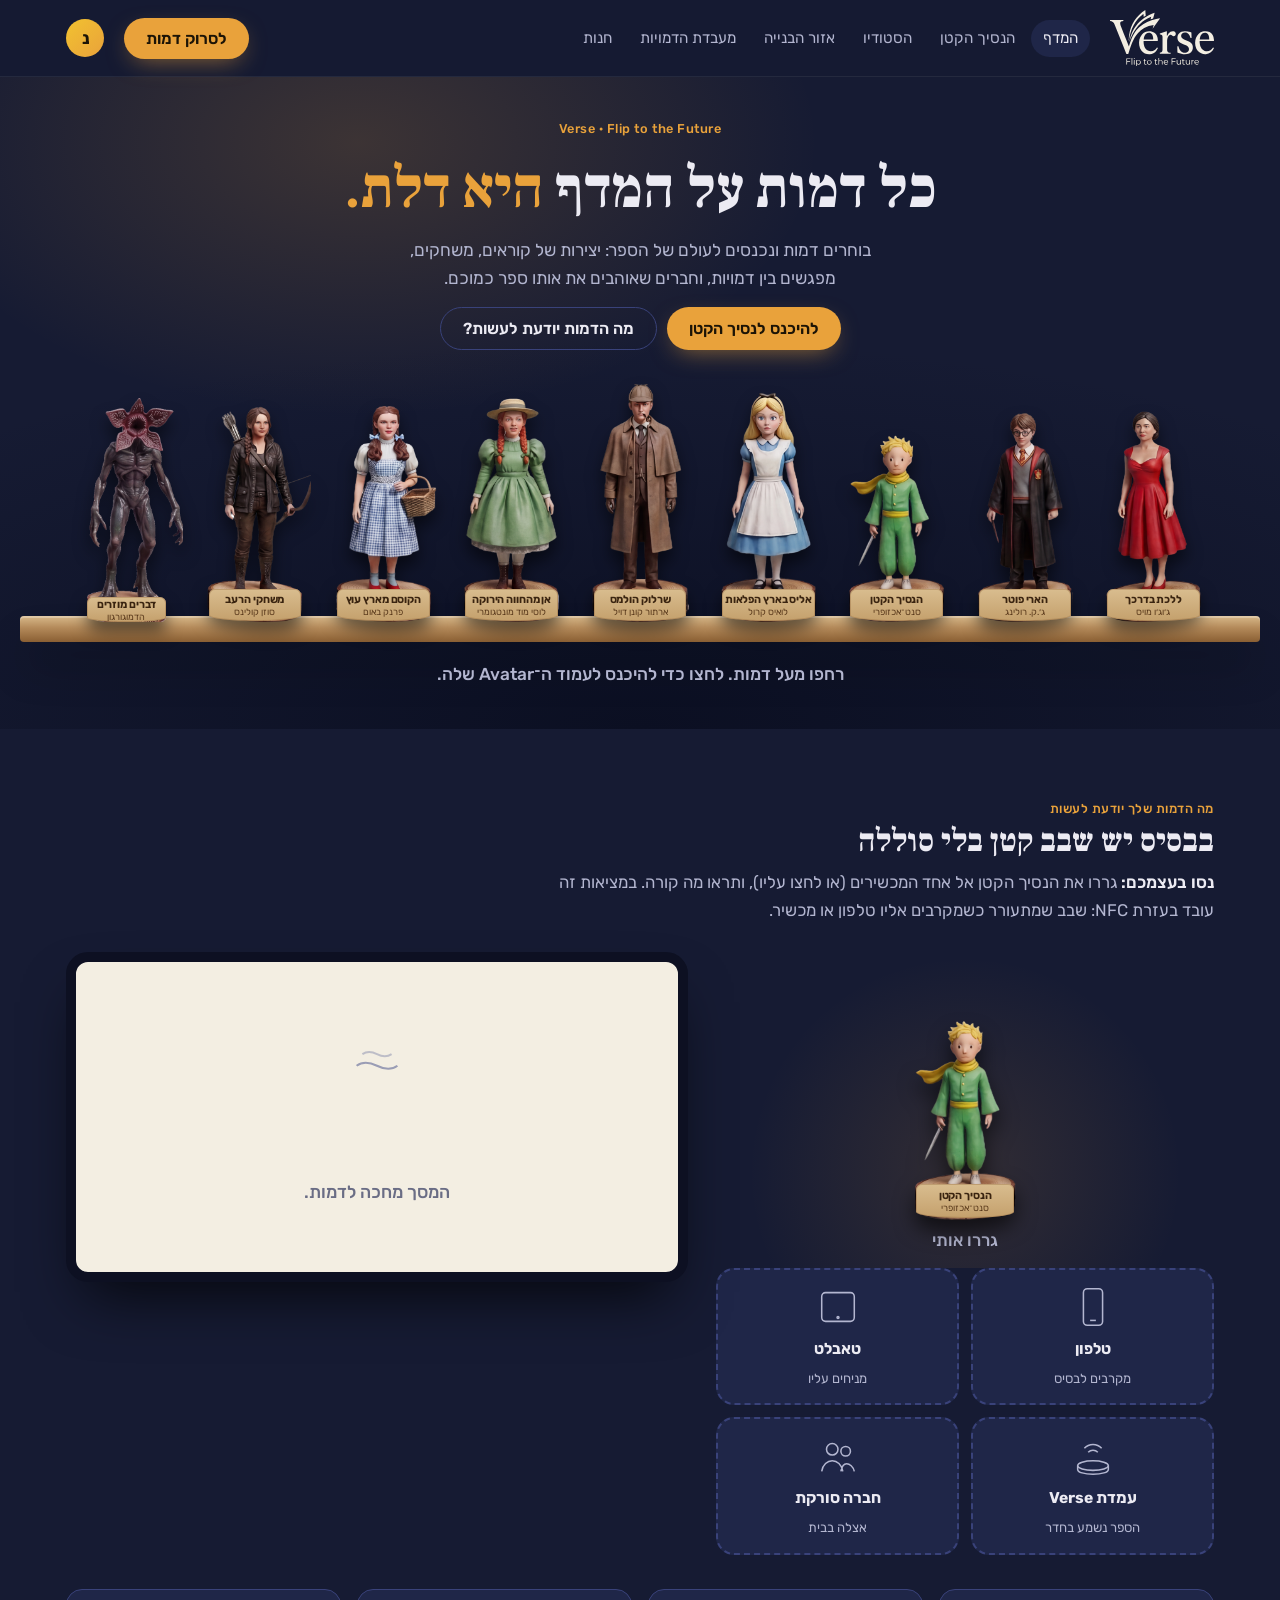
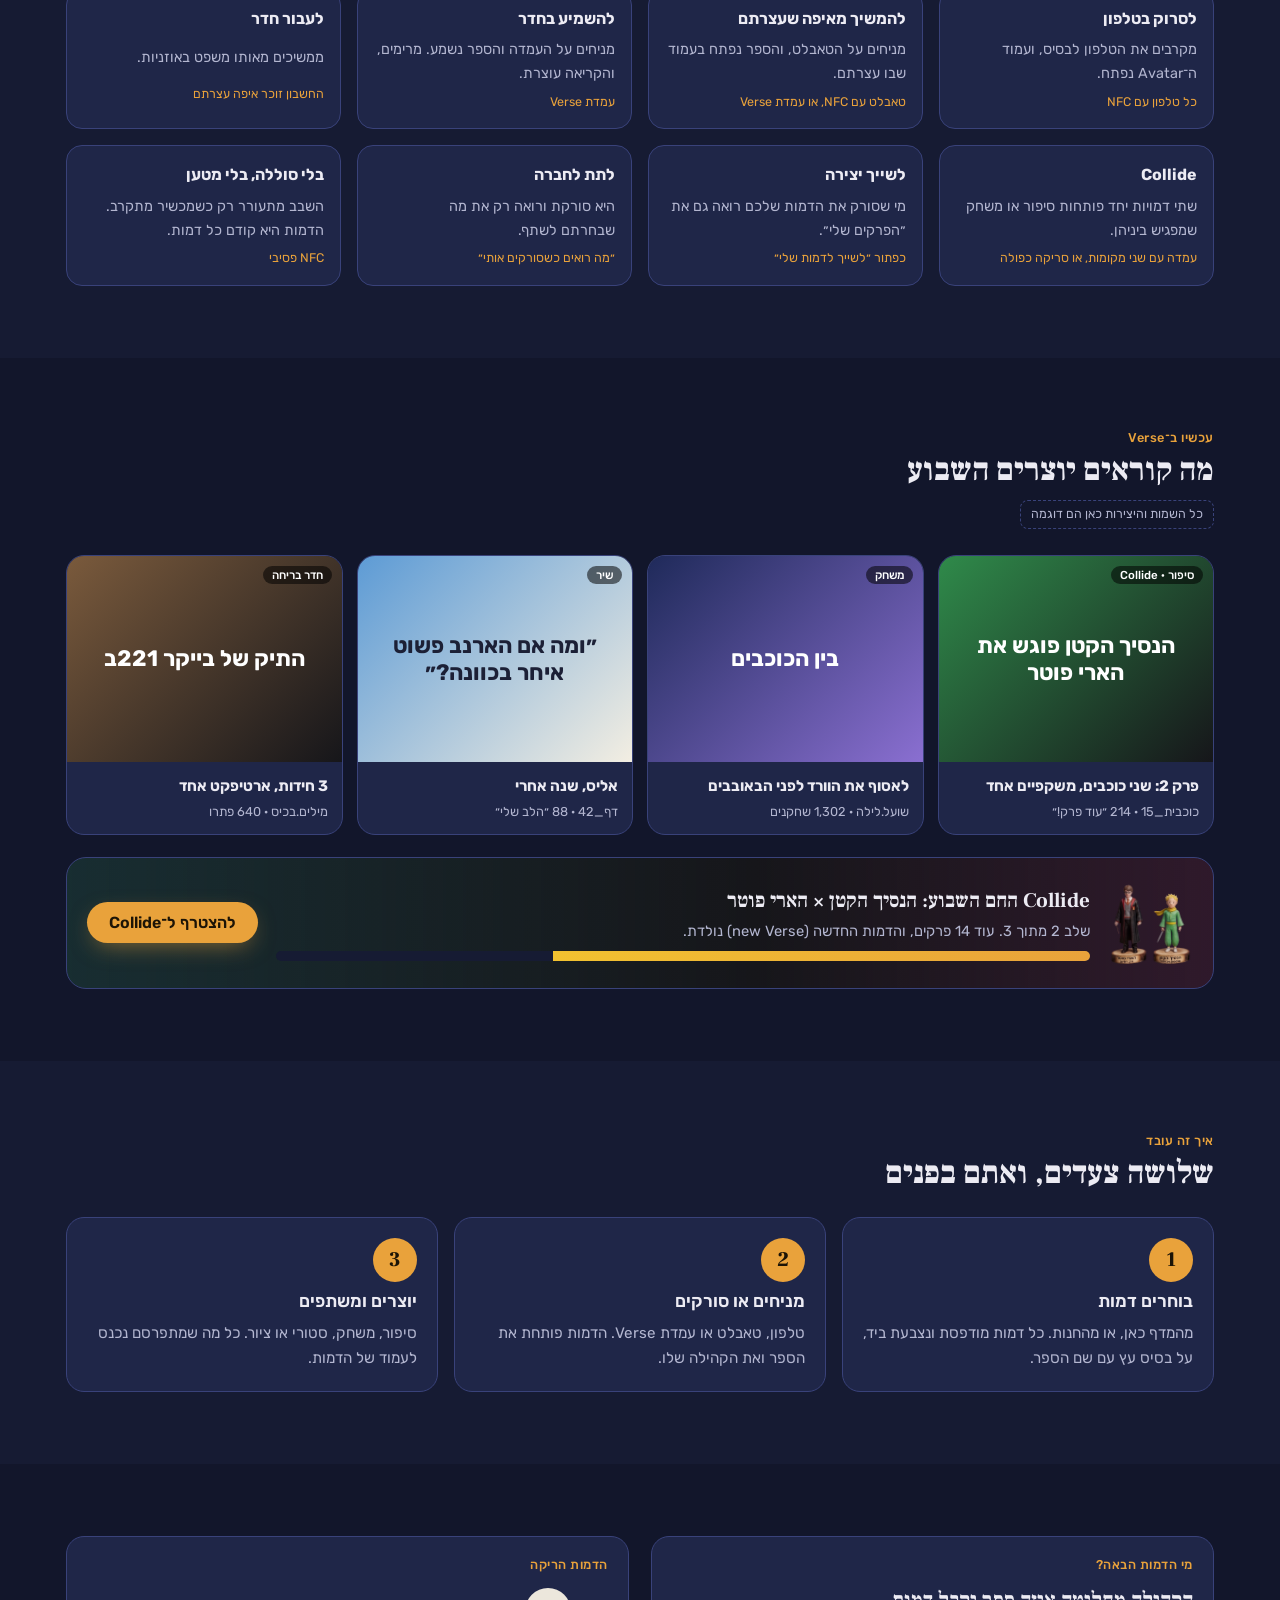
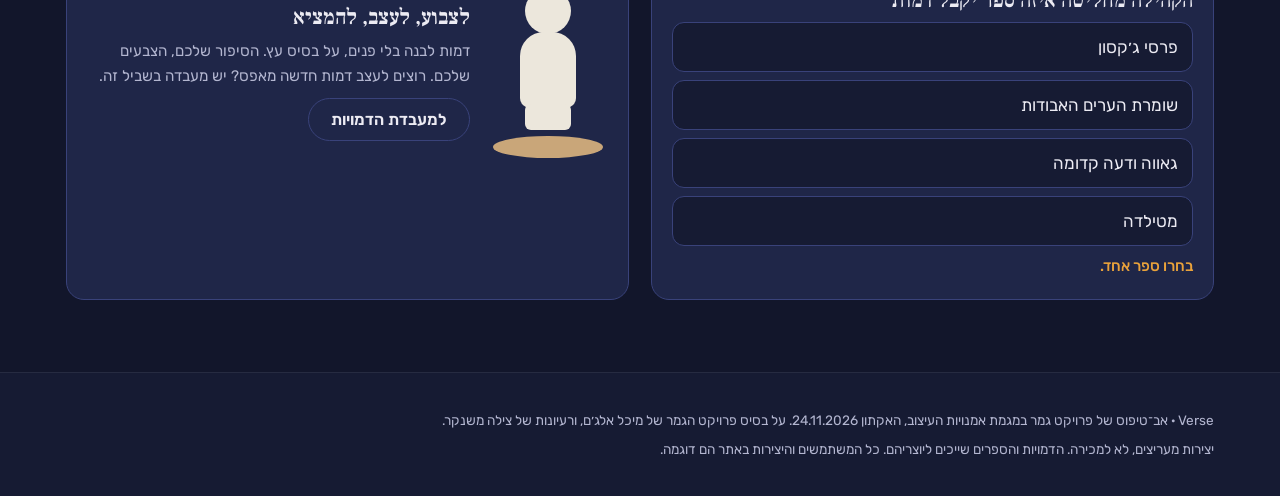
<file: verse/index.html>
<!doctype html>
<html lang="he" dir="rtl">
<head>
<meta charset="utf-8">
<meta name="viewport" content="width=device-width,initial-scale=1,viewport-fit=cover">
<title>Verse</title>
<link rel="preconnect" href="https://fonts.googleapis.com">
<link rel="stylesheet" href="https://fonts.googleapis.com/css2?family=Frank+Ruhl+Libre:wght@700;900&family=Rubik:wght@400;500;600;700&display=swap">
<link rel="stylesheet" href="verse.css">
<style>
.hero{padding-top:44px}
.hero-text{text-align:center;display:grid;gap:14px;justify-items:center;padding-bottom:34px}
.hero h1 em{font-style:normal;color:var(--lamp)}
.hero p{max-width:44ch;color:var(--muted);font-size:1.08rem}
.hero .ctas{display:flex;gap:10px;flex-wrap:wrap;justify-content:center}
.hint{text-align:center;padding:18px 0 40px;color:var(--muted);font-size:1rem}

/* try it */
.try{display:grid;grid-template-columns:minmax(0,1fr) minmax(0,1.25fr);gap:28px;align-items:start;margin-top:28px}
@media (max-width:860px){.try{grid-template-columns:1fr}}
.dock{display:grid;grid-template-columns:repeat(2,minmax(0,1fr));gap:12px}
.zone{border:2px dashed var(--line);border-radius:18px;padding:14px;min-height:120px;display:grid;place-items:center;text-align:center;gap:6px;background:var(--night2);cursor:pointer;font:inherit;color:inherit;transition:border-color .2s,background .2s}
.zone svg{width:46px;height:46px;stroke:var(--muted);fill:none;stroke-width:1.6}
.zone b{font-size:.98rem}.zone span{font-size:.82rem;color:var(--muted)}
.zone.over,.zone:hover{border-color:var(--lamp);background:var(--night3)}
.zone.on{border-style:solid;border-color:var(--lamp)}
.dragfig{display:grid;justify-items:center;gap:6px;padding:14px;border-radius:18px;background:radial-gradient(circle at 50% 70%,#e9a23b22,transparent 65%)}
.dragfig img{width:120px !important;cursor:grab;touch-action:none;filter:drop-shadow(0 12px 10px #0009);user-select:none;-webkit-user-drag:none}
.ghostfig{position:fixed;z-index:80;pointer-events:none;width:110px;display:block;transform:rotate(-4deg)}.ghostfig img{width:100%;display:block;filter:drop-shadow(0 18px 14px #000a)}
.screen{background:var(--paper);color:var(--ink);border-radius:22px;padding:22px;min-height:330px;position:relative;box-shadow:0 30px 60px -20px #000c;display:grid;align-content:start;gap:12px;border:10px solid #0d1022}
.screen .bar{display:flex;justify-content:space-between;font-size:.8rem;color:#6a6d85}
.screen h3{font:700 1.35rem/1.2 var(--f-head);color:var(--ink)}
.screen .page{font-family:var(--f-text);font-size:1.02rem;line-height:1.85;color:#2b2f48}
.screen .pill{display:inline-block;background:var(--c-prince);color:#fff;border-radius:999px;padding:3px 12px;font-size:.8rem}
.screen .eq{display:flex;gap:4px;align-items:flex-end;height:50px}
.screen .eq i{width:8px;background:var(--c-prince);border-radius:4px;animation:eq 1s ease-in-out infinite}
.screen .eq i:nth-child(2n){animation-delay:.2s}.screen .eq i:nth-child(3n){animation-delay:.45s}
@keyframes eq{0%,100%{height:12px}50%{height:46px}}
.screen .say{font-family:var(--f-text);font-size:1.1rem;color:var(--c-prince)}
.screen .empty{display:grid;place-items:center;text-align:center;min-height:260px;color:#6a6d85;gap:10px}
.uses{margin-top:34px}
.use{background:var(--night2);border:1px solid var(--line);border-radius:16px;padding:16px;display:grid;gap:6px}
.use b{font-size:1rem}
.use p{font-size:.9rem;color:var(--muted)}
.use small{font-size:.78rem;color:var(--lamp)}

/* feed */
.feed{display:grid;grid-template-columns:repeat(4,minmax(0,1fr));gap:14px;margin-top:26px}
@media (max-width:900px){.feed{grid-template-columns:repeat(2,minmax(0,1fr))}}
@media (max-width:520px){.feed{grid-template-columns:1fr}}
.post{border-radius:18px;overflow:hidden;background:var(--night2);border:1px solid var(--line);display:grid;text-decoration:none;color:inherit;transition:transform .2s}
.post:hover{transform:translateY(-4px)}
.post .art{aspect-ratio:4/3;display:grid;place-items:center;font:700 1.4rem var(--f-text);color:#fff;padding:16px;text-align:center;position:relative}
.post .kind{position:absolute;top:10px;right:10px;background:#0008;color:#fff;font:500 .72rem var(--f-text);padding:2px 9px;border-radius:999px}
.post .meta{padding:12px 14px;display:grid;gap:2px}
.post .meta b{font-size:.95rem}.post .meta span{font-size:.8rem;color:var(--muted)}
.collide{margin-top:22px;display:grid;grid-template-columns:auto minmax(0,1fr) auto;gap:18px;align-items:center;background:linear-gradient(90deg,#2f8a4a33,#16161a 60%,#a3262a33);border:1px solid var(--line);border-radius:20px;padding:16px 20px}
.collide img{height:90px}
.collide .lv{height:10px;background:var(--night);border-radius:99px;overflow:hidden;margin-top:8px}
.collide .lv i{display:block;height:100%;width:66%;background:linear-gradient(90deg,var(--c-prince2),var(--lamp))}
@media (max-width:600px){.collide{grid-template-columns:1fr;text-align:center}.collide .pair{justify-self:center}}

.steps{counter-reset:s}
.step{counter-increment:s}
.step::before{content:counter(s);display:grid;place-items:center;width:44px;height:44px;border-radius:50%;background:var(--lamp);color:var(--lamp-ink);font:900 1.3rem var(--f-head)}
.muse-fig{display:grid;grid-template-columns:120px minmax(0,1fr);gap:18px;align-items:center}
.blank{width:120px;height:170px;position:relative;margin:auto}
.blank i{position:absolute;left:50%;transform:translateX(-50%);background:#ece7dc}
</style>
</head>
<body>
<header class="top"><div class="wrap">
  <a class="logo" href="index.html" aria-label="Verse, לעמוד הבית"><svg role="img" aria-label="Verse" id="Layer_2" data-name="Layer 2" xmlns="http://www.w3.org/2000/svg" viewBox="0 0 639.63 346.85" xmlns:c2pa="http://c2pa.org/manifest">
  <g id="Layer_1-2" data-name="Layer 1">
    <g id="ns0aLl.tif">
      <g>
        <g>
          <g>
            <path d="M590.53,253.51c19.09,2.14,33.78-6.17,43.19-22.57,2.26.33,4.13,1.71,5.92,3.44-9.59,21.34-25.96,35.71-49.97,37.45-17.99,1.3-37.06-5.23-48.95-19.11-4.17-4.87-7.58-9.89-10.18-15.78-5.21-11.82-7.51-24.43-7.01-37.34.81-20.85,6.99-39.36,22.37-53.79,6.87-6.45,14.92-10.5,23.84-13.06,5.79-1.66,11.27-2.13,17.33-2.09,8.9.07,17.6,1.21,25.38,5.41s14.66,10.19,19.01,18.34c4.27,7.98,6.65,16.39,7.47,25.42.35,3.89,1.18,7.57.01,11.31l-87.44.03c-.09,3.38-.34,6.51.05,9.65l1.05,8.45c2.54,20.32,15.68,41.76,37.93,44.25ZM608.18,182.15c1.3,0,2.18-.84,2.2-1.77.35-15.55-3.84-39.76-23.31-41.1-6.71-.46-13.7.92-18.9,5.22-8.3,6.87-13.11,16.79-14.91,27.26-.61,3.54-1.42,6.65-.92,10.42l55.84-.04Z"/>
            <path d="M232.58,249.57c13.03,6.79,30.21,5.47,42.48-3.01,5.88-4.06,10.01-9.58,13.81-15.65,2.33.53,4.25,1.71,6.06,3.44-2.88,5.72-5.86,10.95-9.7,15.92-9.84,12.77-24.2,20.39-40.26,21.54-19.57,1.4-38.95-5.81-51.15-21.45-15.01-19.24-18-45.32-12.95-68.66,2.57-11.86,7.79-22.36,15.83-31.51,11.8-13.42,29.21-20.34,47.03-19.51,3.94.18,7.25.13,10.98.94,11.32,2.47,21.31,8.14,28.39,17.41,8.27,11.21,12.6,28.64,10.82,42.1l-87.14.03c-.76,4.05.27,7.77.2,11.63-.05,2.59.47,4.69.87,7.16,2.53,15.69,10.13,32.01,24.72,39.61ZM265.37,182.13c.18-5.2.46-9.04-.41-13.26-1.28-12.03-6.7-26.44-20.15-29.14-7.95-1.59-16.64.32-22.74,5.9-8.77,8.02-13.1,19.26-14.25,30.91-.19,1.91-1.47,3.9-.15,5.62l57.71-.03Z"/>
            <path d="M417.17,263.04c-2.02-.8-2.66-1.91-2.69-3.79l-.32-24.26-.21-11.19c2.25-.35,4.46-.29,6.84-.14,3.98,15.82,11.45,31.82,27.55,37.99,9.86,3.77,24.67,2.25,31.86-5.74,7.8-8.68,8.13-23.63-1.62-32.1-3.45-3-7.31-5.2-11.57-6.96l-12.73-5.25c-16.63-6.85-35.52-14.3-38.9-34.79-1.73-10.51.43-22.79,7.77-30.89,9.6-10.58,22.43-14.89,36.5-15.25,11.67-.3,22.78,1.2,33.7,5.12,2.54.91,5.11,1.37,7.33,3.1l.48,12.76.47,20.88c-2.48.28-4.28.53-6.43.39-4.33-17.82-14.42-34.73-35.05-33.8-5.93.27-11.65,1.53-16.25,5.57-8.29,7.29-8.46,19.84-1.1,28.14,3.4,3.83,7.76,6.42,12.58,8.44l26.04,10.94c12.83,5.39,24.8,14.14,27.54,28.64,1.65,8.72,1.12,17.77-2.37,26.06-9.11,21.67-35.71,27.08-56.93,24.5-11.26-1.37-21.87-4.17-32.49-8.38Z"/>
            <path d="M306.12,263.05c6.74-.38,13.91-3.33,15.61-10.42.72-2.99,1.24-5.7,1.24-8.93l.07-74.25c0-4.37-.02-8.59-1.83-12.43-2.4-5.11-9.69-7.14-14.94-8.18-.27-1.72-.05-3.38.38-4.81l36.76-11.76c1.99-.64,4.2-1.8,5.94-.14,1.6,8.83-.6,19.29,1.12,28.46,7.48-11.64,10.22-19.06,21.69-26.09,8.86-5.6,25.5-6.25,30.95,4.84,2.76,5.63,1.92,12-2.01,17.1-4.72,6.11-13.68,6.23-19.36.86-2.45-2.32-5.32-4.87-9.03-5.07-4.14-.23-8.12,2.33-10.77,5.4-5.8,6.71-8.55,14.95-9.93,23.62-.48,3.01-.89,5.93-.88,9.14l.09,55.17c.01,9.22,5.57,15.61,14.73,16.68l6.97.82c.39,1.78.39,3.56-.13,5.54l-62.9.08c-1.18,0-3.01.84-3.55-.35-.66-1.44-.05-3.26-.22-5.28Z"/>
          </g>
          <g>
            <path d="M.48,61.36l81.48.02c.33,2.11.48,4.09-.12,6.18-4.94.23-9.91.97-14.16,3.62-8.12,5.06-4.79,18.03-1.97,25.42l7.35,19.21,10.61,26.8,14.48,36.43,18.1,45.7c3.81-11.71,6.04-22.25,10.4-32.78,3.26-10.67,7.7-20.35,12.51-30.4,6.75-14.41,19.19-33.29,30.05-44.75,4.12-4.35,7.96-8.49,12.48-12.48,14.25-12.59,29.73-22.74,47.08-30.76s36.08-14.61,55.17-18.58l14.49-3.01c3.67-.76,6.28-1.16,9.78-1.98-.5,2.1-1.8,3.07-2.95,4.67l-30.19,42.11-12.83,18.52,6.3-23.49c-20.46,2.47-40.26,8.52-58.27,18.45-14.5,8-26.57,18.31-37.63,30.49-8.13,8.96-14.78,18.61-20.87,29.11-11.73,20.25-22.27,46.74-29.36,69.09l-10.17,32.02c-3.36.18-6.39.16-9.61-.11-1.24-.1-1.95-1.2-2.42-2.37l-20.14-50.19L28.12,88.65c-2.41-6-6.06-10.93-10.71-15.05s-10.66-5.55-16.79-6.14c-.89-1.93-.72-4.01-.14-6.1Z"/>
            <path d="M139.06,147.2c-4.54,8.88-8.6,17.49-12.13,26.84-2.25,5.97-4.54,11.57-6.16,17.73-.28,1.05-.93,2.13-1.52,3.17-.15-2.7.78-5.04,1.36-7.69,5.13-23.66,14.4-50.94,27.04-71.61,4.08-6.67,8.09-12.92,12.84-19.12,13.88-18.1,30.55-33.96,49.54-46.72,19.68-13.6,41.43-23.87,64.56-32.29l-8.09,30.86c-.69,2.63-1.5,4.52-4.55,4.73-3.91,1.21-7.94,2.37-11.93,3.93l3.25-15.53c-14.12,5.42-26.27,12.31-38.42,19.95-9.85,6.2-18.43,13.19-27.06,21-19.95,18.04-36.46,40.79-48.71,64.76Z"/>
            <path d="M172.54,54.24c-22.15,25.36-36.76,54.47-46.35,86.67-3.7,12.41-6.53,24.41-8.74,37.14-.64,3.71-.9,7.2-2.13,11.01-1.13-2.95.06-5.74.13-8.69.21-8.83,1.14-17.05,2.32-25.87C126.8,87.32,160.92,36.72,217.15,0l1.69,24.91c.24,3.47.62,6.73.6,10.21-3.85,2.27-7.38,4.46-10.84,7.07-2.16,1.62-1.18-3.7-1.78-6.84-.68-3.54-.64-6.95-1.08-10.64-2.37.46-3.42,1.79-4.88,2.85-8.13,5.93-21.61,19-28.31,26.68Z"/>
          </g>
        </g>
        <g>
          <path d="M189.07,318.92c1.06,7.2-2.1,14.52-8.44,16.79-5.51,1.97-10.44.75-14.94-3.31-1.37,4.9.17,9.16-.8,13.63-.24,1.08-3.21,1.06-4.12.11l.08-38.78c1.38-.46,3.48-.66,4.09.49.56,1.05-.36,2.42.65,3.58,2.58-3.18,5.77-4.54,9.8-4.59,7.12-.08,12.65,5.1,13.67,12.07ZM180.04,331.07c6.35-3.74,5.96-14.39.75-18.21-2.28-1.67-5.12-2.05-8.05-1.49-5.19.99-7.9,6.06-7.42,11.13.35,3.73,1.86,6.77,4.79,8.41,3.11,1.74,6.56,2.15,9.94.16Z"/>
          <path d="M526.73,329.82c4.74,4.19,11.25,2.86,15.43-.99,1.42-.14,2.97,2.71,1.91,3.78-4.94,4.93-12.37,5.17-18.24,1.76-4.6-2.67-6.86-7.35-6.99-12.69s2.55-10.16,6.84-12.78c4.68-2.86,10.76-2.73,15.15.56s5.98,8.22,5.39,13.49l-15.2.4c-1.93.05-5.26-1.23-6.75.51-1.35,1.59.97,4.65,2.45,5.96ZM541.91,319.5c-.66-5.37-3.99-8.21-8.36-8.38-5.11-.68-9.52,2.88-10.09,8.28,6.34.35,12.27.63,18.45.1Z"/>
          <path d="M319.52,335.81c-.91-5.81-.24-11.43-.42-17.11-.15-4.59-3.4-7.53-7.84-7.59-4.91-.07-8.93,3.31-8.96,8.39l-.12,16.2c-.37,1.05-3.33,1.1-4.22.23l-.06-40.07c1.35-.67,2.68-.5,4.14-.19l.47,14.93c4.7-3.88,10.72-4.91,15.67-2.18,3.63,2.01,5.17,6.21,5.37,10.24.28,5.75,0,11.11-.17,16.92-.03,1.04-3.68,1.33-3.85.23Z"/>
          <path d="M335.32,323.15c-1.31,0-.1,7.48,7.77,9.1,4.15.86,7.45-.87,10.45-3.77l2.63,3.43c-3.99,4.03-8.94,5.54-14.74,4.32-7.95-1.67-13.38-10.59-10.52-19.55,1.28-4.01,4.53-7.52,7.91-8.78,4.54-1.69,9.35-1.35,12.88,1.27,4.5,3.34,6.59,8.6,5.67,13.87l-22.05.11ZM353.04,319.67c-.28-5.67-4.31-8.78-9.29-8.63-7.55.23-9.19,7.01-8.6,7.89.96,1.43,14.49.67,17.89.74Z"/>
          <path d="M123.34,319.85l-13.48.43c-1.11.04-3.9-1-4.35.5l-.78,14.92c-.06,1.15-3.8,1.09-4.29-.01l-.05-9.5-.02-16c0-3.69.28-7.18-.1-10.85-.05-.46.18-1.01.33-1.23.2-.29.86-.63,1.44-.56,2.83.36,5.49.02,8.35.05l15.41.16c.54,1.4.45,2.66.15,4.1l-20.74.18c-.11,4.71-.37,9.04.16,13.6l17.81.28c.87.68,1.01,3.09.14,3.92Z"/>
          <path d="M402,319.67c-2.99,1.53-13.75-.42-18.47.41l-.3,15.54c-.02,1.1-3.66,1.27-3.99.21-.45-2.79-.32-6.2-.33-9.15l-.11-26.99c0-.65.19-1.32.46-1.69.21-.29.82-.49,1.48-.47l23.37.43c1.02.02,1.05,3.01.31,3.76l-20.86.35-.12,13.55,18.58.3c.57.64.89,3.28,0,3.74Z"/>
          <path d="M256.37,321.7c0,8.09-6.56,14.65-14.66,14.65s-14.66-6.56-14.66-14.65,6.56-14.65,14.66-14.65,14.66,6.56,14.66,14.65ZM247.75,330.35c3.49-2.57,3.92-6.97,3.52-10.79-.53-5.03-4.04-8.22-8.97-8.5-4.98-.27-8.78,2.57-10.04,7.31-1.54,5.79,1.28,11.72,6.04,13.44,3.12,1.13,6.61.63,9.46-1.46Z"/>
          <path d="M435.99,324.41c.04,3.93.1,7.47-.29,11.1-.14,1.3-3.73,1.24-3.94.19l-.66-3.28c-3.29,3.89-8.14,4.95-12.94,3.58-11.51-3.29-7.23-19.11-8.15-28.43,1.58-.7,3.05-.76,4.74-.23l.12,17.31c.02,3.45,1.95,6.31,5.24,7.25,2.61.75,5.03.52,7.54-.93,1.79-1.03,3.69-3.59,3.72-6.3l.19-17.09c1.32-.67,2.63-.76,4.23-.24l.19,17.05Z"/>
          <path d="M491.8,307.54l.1,27.12c0,.56-.04,1.01-.25,1.32-.32.48-2.79.92-3.88-.13-.6-.58.04-1.28-.54-2.98-5.09,4.4-11.58,5.01-17.1,1.14-2.78-1.95-4.1-5.49-4.1-8.99v-17.47c1.12-.89,3.03-.62,4.25-.04l.26,17.67c.02,1.3.6,3.09,1.43,4.15,2.91,3.69,8.85,4.25,12.29.97,2.01-1.92,3.1-4.87,3.14-7.6l.22-15.16c.76-.85,2.71-.54,4.19,0Z"/>
          <path d="M458.34,331.46c.92-.4,2.37,2.44,1.8,3.27-3.87,3.2-10.29,2.35-12.87-2.01-.9-1.52-1.13-3.51-1.15-5.21l-.14-16.05c-1.43-.66-2.88,0-4.14-.67-.76-.4-.77-2.8-.04-3.25,1.06-.65,2.57.03,3.64-.5,1.38-1.58.31-3.92,1.08-5.69.4-.93,3.66-.92,3.76.02l.6,5.67c2.38.37,5.27-.2,7.53.53.79.26.72,2.9-.08,3.19-2.21.8-4.71.41-7.61.7l.24,18.23c.02,1.57,1.68,2.25,2.61,2.57,1.37.48,2.98-.02,4.77-.8Z"/>
          <path d="M290.15,331.2c1.13.76,1.38,1.96,2.03,2.8-1.28,1.85-3.25,2.35-5.37,2.56-5.04.5-9.04-2.83-9.23-7.92-.22-5.65.31-11.25-.28-16.86-.78-1.09-2.92-.38-4.08-.75-.92-.3-.96-2.92-.2-3.43,1.09-.72,2.89.02,4.07-.57l.72-5.84c.6-.71,3.26-.72,3.69.13l.73,5.88c2.48.33,5.06-.32,7.46.28.68.57.39,2.46.16,3.37-2.49.81-4.9.24-7.8.72l-.12,16.11c-.01,1.89,1.04,3.67,2.34,4.33,1.85.93,3.87.57,5.87-.81Z"/>
          <path d="M222.47,331.54c1.36-.55,2.92,2.16,1.84,3.18-2.55,2.39-6.47,2.32-9.58.9-2.75-1.25-4.08-4.02-4.14-7.05l-.29-17.18-3.88-.54c-.85-.12-.81-3.21.03-3.33l3.73-.54.52-5.64c.41-.94,3.67-.94,3.76.01l.55,5.68c2.41.61,4.85-.04,7.33.32,1.11.16,1.2,1.7,1.11,2.43-.4,3.23-6.04.16-8.6,1.87,1.18,6.3-2.4,17.69,2.51,20.38,1.76.96,3.21.28,5.12-.49Z"/>
          <rect x="132.7" y="295.45" width="4.63" height="40.95" transform="translate(-.36 .15) rotate(-.06)"/>
          <path d="M515.18,311.31c-13.66.27-8.18,16.05-9.6,24.46-.59.97-3.27.95-4.29.16l-.02-28.22c.47-.99,3.27-.97,3.81-.13.63.98-.19,2.52.97,3.38,2.61-2.54,5.69-4.63,9.16-3.65.95.47.59,3.04-.03,4Z"/>
          <path d="M151.55,334.38c.11.72-.35,1.37-.57,1.65-.26.35-3.05.85-3.88-.23-.31-.4-.59-25.04.07-27.97.69-.94,3.17-.84,4.01.04.09,5.76.54,11.91.34,17.78-.1,2.99-.46,5.62.03,8.72Z"/>
          <path d="M149.91,301.65c-1.9.92-3.67-1.37-3.74-2.82-.1-2.35,1.79-3.95,4.07-3.33,1.4.38,1.93,1.8,1.98,2.95.06,1.27-.63,2.37-2.32,3.2Z"/>
        </g>
      </g>
    </g>
  </g>
<metadata><c2pa:manifest>[base64]/QnuXC752r6Lf/[base64]/[base64]/[base64]/[base64]/3cyjxFA3Qo5S46fX0/ihY0VZ7mfb9KF703t5OjWDBWMA4GA1UdDwEB/wQEAwIHgDAVBgNVHSUEDjAMBgorBgEEAYPoXgIBMAwGA1UdEwEB/wQCMAAwHwYDVR0jBBgwFoAUzlHiBIFOZFsj+OPEz5o+nMHXXMIwCgYIKoZIzj0EAwMDZwAwZAIwMXMdFJ4BetLLVY7ORuE9noqbbAZOZn/aArXyTwFAZfKrPzxF2vPoJNf1+UCdg1XGAjBwX1zd9WGqYkqmL5SFqw1QySjr1zJfpJM9+1rdDwSPLMOPOjKuiXjoU/[base64]</c2pa:manifest></metadata></svg></a>
  <nav class="nav" aria-label="ראשי">
    <a href="index.html" aria-current="page">המדף</a>
    <a href="prince.html">הנסיך הקטן</a>
    <a href="studio.html">הסטודיו</a>
    <a href="build.html">אזור הבנייה</a>
    <a href="lab.html">מעבדת הדמויות</a>
    <a href="shop.html">חנות</a>
  </nav>
  <a class="btn btn-lamp" href="#try">לסרוק דמות</a>
  <a class="me" href="me.html" aria-label="המדף שלי">נ</a>
</div></header>

<main>
<section class="room hero">
  <div class="wrap hero-text">
    <span class="eyebrow">Verse · Flip to the Future</span>
    <h1>כל דמות על המדף <em>היא דלת.</em></h1>
    <p>בוחרים דמות ונכנסים לעולם של הספר: יצירות של קוראים, משחקים, מפגשים בין דמויות, וחברים שאוהבים את אותו ספר כמוכם.</p>
    <div class="ctas"><a class="btn btn-lamp" href="prince.html">להיכנס לנסיך הקטן</a><a class="btn btn-ghost" href="#try">מה הדמות יודעת לעשות?</a></div>
  </div>
  <div class="shelf" id="shelf"></div>
  <div class="plank"></div>
  <p class="hint hand wrap">רחפו מעל דמות. לחצו כדי להיכנס לעמוד ה־Avatar שלה.</p>
</section>

<section class="band" id="try"><div class="wrap">
  <span class="eyebrow">מה הדמות שלך יודעת לעשות</span>
  <h2>בבסיס יש שבב קטן בלי סוללה</h2>
  <p class="lead" style="margin-top:10px"><b>נסו בעצמכם:</b> גררו את הנסיך הקטן אל אחד המכשירים (או לחצו עליו), ותראו מה קורה. במציאות זה עובד בעזרת NFC: שבב שמתעורר כשמקרבים אליו טלפון או מכשיר.</p>
  <div class="try">
    <div>
      <div class="dragfig"><span class="fig" style="pointer-events:none;width:120px;position:relative;display:block;cursor:default"><span class="plate" style="z-index:2"><span><b>הנסיך הקטן</b><small>סנט־אכזופרי</small></span></span><img id="dragImg" src="img/prince.png" alt="הדמות של הנסיך הקטן. גררו אותה אל מכשיר" draggable="false" style="pointer-events:auto"></span><span class="hand muted">גררו אותי</span></div>
      <div class="dock" role="group" aria-label="מכשירים">
        <button class="zone" data-z="phone"><svg viewBox="0 0 48 48"><rect x="14" y="5" width="20" height="38" rx="4"/><path d="M21 38h6"/></svg><b>טלפון</b><span>מקרבים לבסיס</span></button>
        <button class="zone" data-z="tablet"><svg viewBox="0 0 48 48"><rect x="7" y="9" width="34" height="30" rx="4"/><circle cx="24" cy="35" r="1"/></svg><b>טאבלט</b><span>מניחים עליו</span></button>
        <button class="zone" data-z="stand"><svg viewBox="0 0 48 48"><ellipse cx="24" cy="34" rx="16" ry="5"/><path d="M8 34v4c0 3 7 5 16 5s16-2 16-5v-4"/><path d="M19 20a7 7 0 0 1 10 0M15 16a12 12 0 0 1 18 0"/></svg><b>עמדת Verse</b><span>הספר נשמע בחדר</span></button>
        <button class="zone" data-z="friend"><svg viewBox="0 0 48 48"><circle cx="18" cy="17" r="6"/><circle cx="32" cy="19" r="5"/><path d="M7 40c1-7 6-11 11-11s10 4 11 11M27 40c1-5 3-8 6-8s7 3 8 8"/></svg><b>חברה סורקת</b><span>אצלה בבית</span></button>
      </div>
    </div>
    <div class="screen" id="screen" aria-live="polite">
      <div class="empty"><svg width="70" height="70" viewBox="0 0 48 48" fill="none" stroke="#9a9db5" stroke-width="1.4"><path d="M10 30c4-3 8-3 14 0s10 3 14 0"/><path d="M14 22c3-2 6-2 10 0s7 2 10 0" opacity=".6"/></svg><p class="hand" style="font-size:1.1rem">המסך מחכה לדמות.</p></div>
    </div>
  </div>

  <div class="uses grid g4">
    <div class="use"><b>לסרוק בטלפון</b><p>מקרבים את הטלפון לבסיס, ועמוד ה־Avatar נפתח.</p><small>כל טלפון עם NFC</small></div>
    <div class="use"><b>להמשיך מאיפה שעצרתם</b><p>מניחים על הטאבלט, והספר נפתח בעמוד שבו עצרתם.</p><small>טאבלט עם NFC, או עמדת Verse</small></div>
    <div class="use"><b>להשמיע בחדר</b><p>מניחים על העמדה והספר נשמע. מרימים, והקריאה עוצרת.</p><small>עמדת Verse</small></div>
    <div class="use"><b>לעבור חדר</b><p>ממשיכים מאותו משפט באוזניות.</p><small>החשבון זוכר איפה עצרתם</small></div>
    <div class="use"><b>Collide</b><p>שתי דמויות יחד פותחות סיפור או משחק שמפגיש ביניהן.</p><small>עמדה עם שני מקומות, או סריקה כפולה</small></div>
    <div class="use"><b>לשייך יצירה</b><p>מי שסורק את הדמות שלכם רואה גם את ״הפרקים שלי״.</p><small>כפתור ״לשייך לדמות שלי״</small></div>
    <div class="use"><b>לתת לחברה</b><p>היא סורקת ורואה רק את מה שבחרתם לשתף.</p><small>״מה רואים כשסורקים אותי״</small></div>
    <div class="use"><b>בלי סוללה, בלי מטען</b><p>השבב מתעורר רק כשמכשיר מתקרב. הדמות היא קודם כל דמות.</p><small>NFC פסיבי</small></div>
  </div>
</div></section>

<section class="band" style="background:#12162b"><div class="wrap">
  <span class="eyebrow">עכשיו ב־Verse</span>
  <h2>מה קוראים יוצרים השבוע</h2>
  <p style="margin-top:10px"><span class="demo-note">כל השמות והיצירות כאן הם דוגמה</span></p>
  <div class="feed">
    <a class="post" href="prince.html#story"><div class="art" style="background:linear-gradient(135deg,#2f8a4a,#16161a)"><span class="kind">סיפור · Collide</span>הנסיך הקטן פוגש את הארי פוטר</div><div class="meta"><b>פרק 2: שני כוכבים, משקפיים אחד</b><span>כוכבית_15 · 214 ״עוד פרק!״</span></div></a>
    <a class="post" href="prince.html#game"><div class="art" style="background:linear-gradient(135deg,#1f2a5a,#8a6fd1)"><span class="kind">משחק</span>בין הכוכבים</div><div class="meta"><b>לאסוף את הוורד לפני הבאובבים</b><span>שועל.לילה · 1,302 שחקנים</span></div></a>
    <a class="post" href="avatar.html#alice"><div class="art" style="background:linear-gradient(135deg,#5d9bd5,#f3eee2);color:#1c2036"><span class="kind">שיר</span>״ומה אם הארנב פשוט איחר בכוונה?״</div><div class="meta"><b>אליס, שנה אחרי</b><span>דף_42 · 88 ״הלב שלי״</span></div></a>
    <a class="post" href="avatar.html#sherlock"><div class="art" style="background:linear-gradient(135deg,#7a5a3c,#16161a)"><span class="kind">חדר בריחה</span>התיק של בייקר 221ב</div><div class="meta"><b>3 חידות, ארטיפקט אחד</b><span>מילים.בכיס · 640 פתרו</span></div></a>
  </div>
  <div class="collide">
    <div class="pair"><img src="img/prince.png" alt=""><img src="img/harry.png" alt=""></div>
    <div><b style="font-family:var(--f-head);font-size:1.3rem">Collide החם השבוע: הנסיך הקטן × הארי פוטר</b><p class="muted" style="font-size:.92rem">שלב 2 מתוך 3. עוד 14 פרקים, והדמות החדשה (new Verse) נולדת.</p><div class="lv" role="progressbar" aria-valuenow="66" aria-valuemin="0" aria-valuemax="100"><i></i></div></div>
    <a class="btn btn-lamp" href="prince.html#collide">להצטרף ל־Collide</a>
  </div>
</div></section>

<section class="band"><div class="wrap">
  <span class="eyebrow">איך זה עובד</span>
  <h2>שלושה צעדים, ואתם בפנים</h2>
  <div class="grid g3 steps" style="margin-top:26px">
    <div class="card step"><h3>בוחרים דמות</h3><p>מהמדף כאן, או מהחנות. כל דמות מודפסת ונצבעת ביד, על בסיס עץ עם שם הספר.</p></div>
    <div class="card step"><h3>מניחים או סורקים</h3><p>טלפון, טאבלט או עמדת Verse. הדמות פותחת את הספר ואת הקהילה שלו.</p></div>
    <div class="card step"><h3>יוצרים ומשתפים</h3><p>סיפור, משחק, סטורי או ציור. כל מה שמתפרסם נכנס לעמוד של הדמות.</p></div>
  </div>
</div></section>

<section class="band" style="background:#12162b"><div class="wrap grid g2" style="gap:22px">
  <div class="card">
    <span class="eyebrow">מי הדמות הבאה?</span>
    <h3 class="h-sub">הקהילה מחליטה איזה ספר יקבל דמות</h3>
    <div class="vote" id="vote"></div>
    <p class="hand" id="voteMsg" style="color:var(--lamp)"></p>
  </div>
  <div class="card">
    <span class="eyebrow">הדמות הריקה</span>
    <div class="muse-fig">
      <div class="blank" aria-hidden="true"><i style="top:0;width:46px;height:46px;border-radius:50%"></i><i style="top:44px;width:56px;height:76px;border-radius:24px 24px 10px 10px"></i><i style="top:116px;width:46px;height:26px;border-radius:6px"></i><i style="bottom:0;width:110px;height:22px;border-radius:50%;background:#c9a679"></i></div>
      <div style="display:grid;gap:8px"><h3 class="h-sub">לצבוע, לעצב, להמציא</h3><p>דמות לבנה בלי פנים, על בסיס עץ. הסיפור שלכם, הצבעים שלכם. רוצים לעצב דמות חדשה מאפס? יש מעבדה בשביל זה.</p><a class="btn btn-ghost" href="lab.html" style="justify-self:start">למעבדת הדמויות</a></div>
    </div>
  </div>
</div></section>
</main>

<footer class="footer"><div class="wrap" style="display:grid;gap:6px">
  <p>Verse · אב־טיפוס של פרויקט גמר במגמת אמנויות העיצוב, האקתון 24.11.2026. על בסיס פרויקט הגמר של מיכל אלג׳ם, ורעיונות של צילה משנקר.</p>
  <p>יצירות מעריצים, לא למכירה. הדמויות והספרים שייכים ליוצריהם. כל המשתמשים והיצירות באתר הם דוגמה.</p>
</div></footer>

<script>
const FIGS=[
 {id:'walk',t:'ללכת בדרכך',a:"ג׳וג׳ו מויס",say:'פריז מחכה'},
 {id:'harry',t:'הארי פוטר',a:'ג׳.ק. רולינג',say:'יש פה קסם?'},
 {id:'prince',t:'הנסיך הקטן',a:'סנט־אכזופרי',say:'תאלפו אותי?'},
 {id:'alice',t:'אליס בארץ הפלאות',a:'לואיס קרול',say:'לאן הארנב רץ?'},
 {id:'sherlock',t:'שרלוק הולמס',a:'ארתור קונן דויל',say:'יש לי חידה'},
 {id:'anne',t:'אן מהחווה הירוקה',a:'לוסי מוד מונטגומרי',say:'כל כך הרבה מקום לדמיון'},
 {id:'oz',t:'הקוסם מארץ עוץ',a:'פרנק באום',say:'בדרך הלבנים הצהובות'},
 {id:'hunger',t:'משחקי הרעב',a:'סוזן קולינס',say:'מי בצוות שלי?'},
 {id:'demo',t:'דברים מוזרים',a:'הדמוגורגון',say:'משהו לא בסדר בהוקינס',pl:'bottom:0;height:10.5%;left:15%;right:15%'},
];
const shelf=document.getElementById('shelf');
FIGS.forEach(f=>{const a=document.createElement('a');a.className='fig';a.href=f.id==='prince'?'prince.html':'avatar.html#'+f.id;a.setAttribute('aria-label',f.t+', '+f.a);
  a.innerHTML=`<span class="bubble">${f.say}</span><span class="scan"></span><img src="img/${f.id}.png" alt=""><span class="plate"${f.pl?` style="${f.pl}"`:''}><span><b>${f.t}</b><small>${f.a}</small></span></span>`;shelf.appendChild(a);});

// try-it
const screen=document.getElementById('screen');
const R={
 phone:`<div class="bar"><span>Verse</span><span>סריקה</span></div><span class="pill">נסרק עכשיו</span><h3>היי, הנסיך הקטן חזר.</h3><p class="page">עמוד ה־Avatar נפתח: 1,204 קוראים, 312 יצירות, ו־Collide פתוח עם הארי פוטר.</p><a class="btn btn-lamp" href="prince.html" style="justify-self:start">להיכנס לעמוד</a>`,
 tablet:`<div class="bar"><span>הנסיך הקטן · פרק 21</span><span>עמוד 42</span></div><p class="say">שמרנו לכם את העמוד. ממשיכים?</p><p class="page">השועל הופיע ביום שהנסיך כבר כמעט ויתר. ״בוא נשחק,״ אמר לו הנסיך. ״אני לא יכול,״ ענה השועל. ״עוד לא אילפו אותי.״ והנסיך, שלא ידע מה זה לאלף, התיישב קרוב יותר. רק קצת. וחיכה.</p><span class="demo-note" style="justify-self:start">טקסט לדוגמה בניסוח שלנו</span>`,
 stand:`<div class="bar"><span>עמדת Verse · החדר של נועה</span><span>נשמע עכשיו</span></div><h3>הנסיך הקטן</h3><div class="eq" aria-hidden="true"><i></i><i></i><i></i><i></i><i></i><i></i><i></i><i></i><i></i><i></i><i></i><i></i></div><p class="page">פרק 21, דקה 3:12. מרימים את הדמות מהעמדה, והקריאה עוצרת בדיוק כאן.</p><p class="say">טיק. (הצליל של דמות שמונחת על עץ)</p>`,
 friend:`<div class="bar"><span>הטלפון של מאיה</span><span>סריקה</span></div><h3>הנסיך הקטן של נועה</h3><p class="page">נועה בחרה לשתף איתך:</p><ul class="page" style="margin:0;padding-inline-start:1.2em"><li>הספר עצמו</li><li>״הפרקים שלי״: Collide עם הארי, פרק 2</li><li>הארטיפקטים שהיא אספה (4 מתוך 6)</li></ul><p class="say">מה שנועה לא בחרה לשתף, נשאר אצלה.</p>`
};
const zones=[...document.querySelectorAll('.zone')];
function show(z){zones.forEach(b=>b.classList.toggle('on',b.dataset.z===z));screen.innerHTML=R[z];}
zones.forEach(b=>b.addEventListener('click',()=>show(b.dataset.z)));
const img=document.getElementById('dragImg');let ghost=null;
img.addEventListener('pointerdown',e=>{e.preventDefault();ghost=img.parentElement.cloneNode(true);ghost.removeAttribute('style');ghost.classList.add('ghostfig');ghost.querySelector('img').removeAttribute('id');document.body.appendChild(ghost);move(e);img.parentElement.style.opacity=.3;img.setPointerCapture(e.pointerId);});
function zoneAt(x,y){return zones.find(b=>{const r=b.getBoundingClientRect();return x>r.left&&x<r.right&&y>r.top&&y<r.bottom});}
function move(e){if(!ghost)return;ghost.style.left=(e.clientX-55)+'px';ghost.style.top=(e.clientY-90)+'px';const z=zoneAt(e.clientX,e.clientY);zones.forEach(b=>b.classList.toggle('over',b===z));}
img.addEventListener('pointermove',move);
img.addEventListener('pointerup',e=>{if(!ghost)return;const z=zoneAt(e.clientX,e.clientY);ghost.remove();ghost=null;img.parentElement.style.opacity=1;zones.forEach(b=>b.classList.remove('over'));if(z)show(z.dataset.z);});
img.addEventListener('click',()=>show('phone'));

// vote (per-viewer, demo)
const OPTS=[['פרסי ג׳קסון',412],['שומרת הערים האבודות',388],['גאווה ודעה קדומה',207],['מטילדה',164]];
let mine=null;try{mine=localStorage.getItem('verse-vote')}catch(e){}
const vote=document.getElementById('vote');
function drawVote(){const tot=OPTS.reduce((s,o)=>s+o[1]+(mine===o[0]?1:0),0);vote.innerHTML='';
  OPTS.forEach(o=>{const n=o[1]+(mine===o[0]?1:0);const b=document.createElement('button');if(mine===o[0])b.className='mine';
   b.innerHTML=`<i style="width:${mine?Math.round(n/tot*100):0}%"></i><span>${o[0]}</span><b>${mine?Math.round(n/tot*100)+'%':''}</b>`;
   b.onclick=()=>{mine=o[0];try{localStorage.setItem('verse-vote',mine)}catch(e){};drawVote();};vote.appendChild(b);});
  document.getElementById('voteMsg').textContent=mine?`הצבעתם ל${mine}. התוצאות נסגרות ביום חמישי.`:'בחרו ספר אחד.';}
drawVote();
</script>
</body>
</html>
</file>
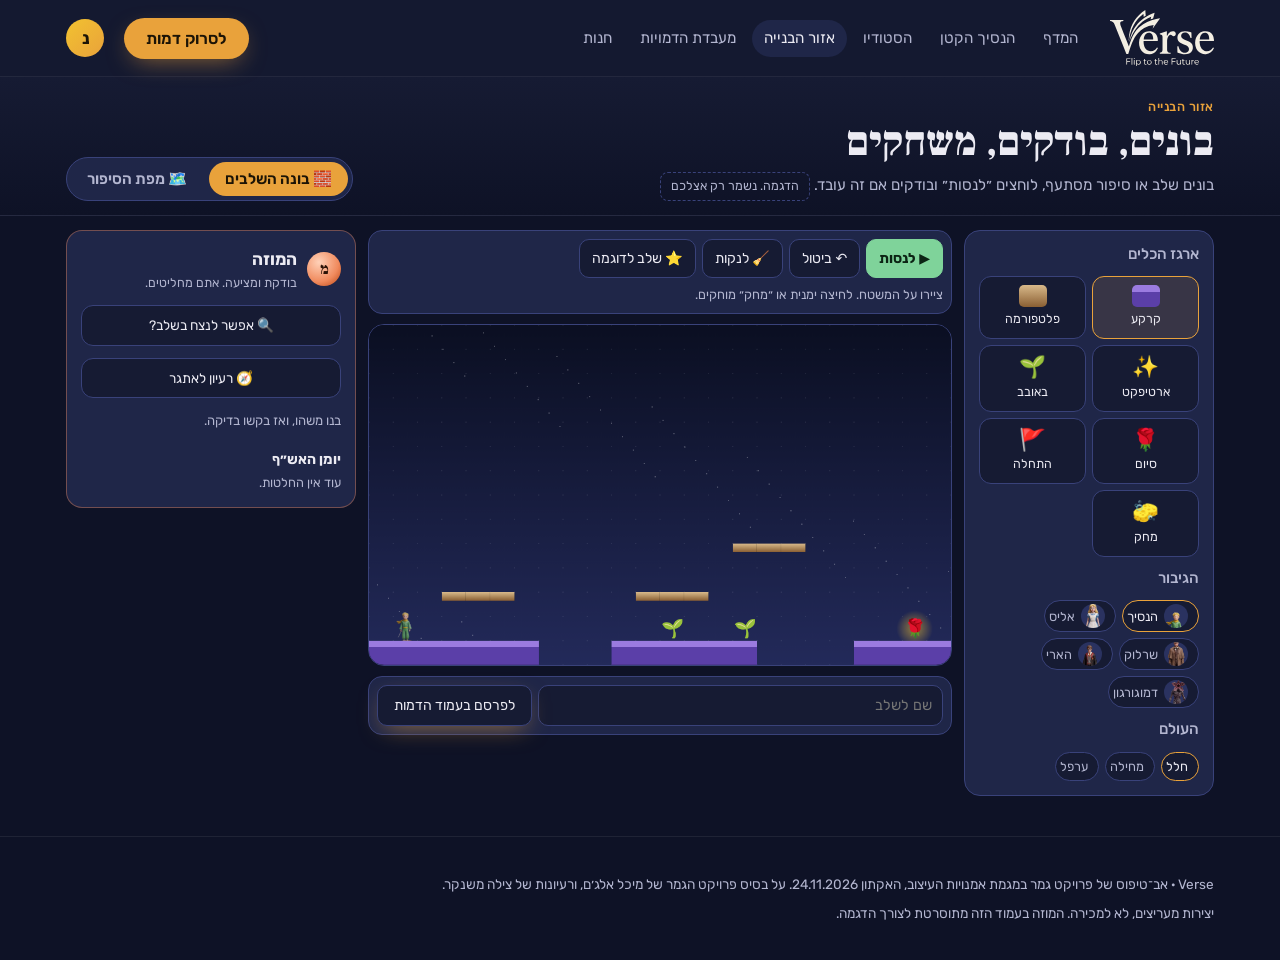
<file: verse/build.html>
<!doctype html>
<html lang="he" dir="rtl">
<head>
<meta charset="utf-8">
<meta name="viewport" content="width=device-width,initial-scale=1,viewport-fit=cover">
<title>אזור הבנייה · Verse</title>
<link rel="preconnect" href="https://fonts.googleapis.com">
<link rel="stylesheet" href="https://fonts.googleapis.com/css2?family=Frank+Ruhl+Libre:wght@700;900&family=Rubik:wght@400;500;600;700&display=swap">
<link rel="stylesheet" href="verse.css">
<style>
body{background:#0e1226}
.bhead{padding-block:22px 14px;border-bottom:1px solid #ffffff10;background:linear-gradient(#161b33,#0e1226)}
.bhead .wrap{display:flex;justify-content:space-between;align-items:end;gap:16px;flex-wrap:wrap}
.bhead h1{font-size:clamp(1.8rem,3.6vw,2.6rem)}
.modes{display:flex;gap:6px;background:var(--night2);border:1px solid var(--line);border-radius:999px;padding:4px}
.modes button{border:0;background:none;color:var(--muted);font:600 .95rem var(--f-text);padding:8px 16px;border-radius:999px;cursor:pointer}
.modes button.on{background:var(--lamp);color:var(--lamp-ink)}
.bench{display:grid;grid-template-columns:250px minmax(0,1fr) 290px;gap:12px;padding-block:14px 40px;align-items:start}
@media (max-width:1150px){.bench{grid-template-columns:220px minmax(0,1fr)}.bench .side-l{grid-column:1/-1}}
@media (max-width:760px){.bench{grid-template-columns:1fr}}
.tool-panel{background:var(--night2);border:1px solid var(--line);border-radius:16px;padding:14px;display:grid;gap:12px;min-width:0}
.tool-panel h3{font-size:.95rem;color:var(--muted);font-weight:500}
.tools{display:grid;grid-template-columns:1fr 1fr;gap:6px}
@media (max-width:760px){.tools{grid-template-columns:repeat(4,minmax(0,1fr))}}
.tools button{display:grid;justify-items:center;gap:2px;background:var(--night);border:1.5px solid var(--line);border-radius:12px;padding:8px 4px;color:var(--text);font:inherit;font-size:.78rem;cursor:pointer}
.tools button i{font-style:normal;font-size:1.35rem;line-height:1.2}
.tools button.on{border-color:var(--lamp);background:#e9a23b1f}
.tools .sw{width:28px;height:22px;border-radius:5px}
.pick{display:flex;gap:6px;flex-wrap:wrap}
.pick button{display:flex;align-items:center;gap:6px;background:var(--night);border:1px solid var(--line);border-radius:999px;padding:3px 10px 3px 4px;color:var(--muted);font:inherit;font-size:.8rem;cursor:pointer}
.pick button img{width:24px;height:24px;border-radius:50%;object-fit:cover;object-position:50% 12%;background:var(--night3)}
.pick button.on{border-color:var(--lamp);color:var(--text)}
.bar{display:flex;gap:6px;flex-wrap:wrap;align-items:center;background:var(--night2);border:1px solid var(--line);border-radius:14px;padding:8px}
.bar button{background:var(--night);border:1px solid var(--line);color:var(--text);border-radius:10px;padding:7px 12px;font:inherit;font-size:.88rem;cursor:pointer;display:inline-flex;gap:6px;align-items:center}
.bar button:hover{border-color:var(--text)}
.bar .play{background:var(--good);border-color:var(--good);color:#0c2414;font-weight:700}
.bar .play.stop{background:#f08a5d;border-color:#f08a5d;color:#2a1206}
.bar .grow{flex:1}
.bar .hint{font-size:.8rem;color:var(--muted)}
.stagebox{display:grid;gap:10px;min-width:0}
.board{position:relative;border-radius:16px;overflow:hidden;border:1px solid var(--line);background:#0b0f22}
.board canvas{display:block;width:100%;height:auto;touch-action:none;cursor:crosshair}
.board.playing canvas{cursor:default}
.hud{position:absolute;top:10px;right:12px;left:12px;display:flex;justify-content:space-between;pointer-events:none;font-weight:600;font-size:.9rem;text-shadow:0 1px 4px #000}
.pad{display:none;gap:10px;justify-content:space-between}
.pad button{flex:1;padding:14px;border-radius:14px;border:1px solid var(--line);background:var(--night2);color:var(--text);font-size:1.3rem;touch-action:none;user-select:none}
@media (pointer:coarse){.board.playing+.pad{display:flex}}
.win{position:absolute;inset:0;display:grid;place-items:center;background:#0b0f22d9;text-align:center;padding:20px}
.win[hidden]{display:none}
.win .in{display:grid;gap:10px;justify-items:center;max-width:36ch}
.win h3{font:900 1.6rem var(--f-head)}
/* muse */
.muse{border-color:#f08a5d66}
.muse-head{display:flex;gap:10px;align-items:center}
.muse-av{width:34px;height:34px;border-radius:50%;flex:none;background:radial-gradient(circle at 35% 30%,#ffd1b8,var(--ai) 60%,#b8410f);display:grid;place-items:center;color:#2a1206;font:900 1rem var(--f-head)}
.mbtn{background:var(--night);border:1px solid var(--line);border-radius:12px;padding:8px;color:var(--text);font:inherit;font-size:.85rem;cursor:pointer;text-align:center;width:100%}
.mbtn:hover{border-color:var(--ai)}
.feed{display:grid;gap:8px;max-height:380px;overflow:auto}
.sug{background:#f08a5d14;border:1px solid #f08a5d44;border-radius:12px;padding:9px 11px;display:grid;gap:6px;font-size:.86rem}
.sug .k{font-size:.72rem;color:var(--ai);font-weight:600}
.sug.ok{background:#7fd39a14;border-color:#7fd39a55}.sug.ok .k{color:var(--good)}
.sug.warn{background:#e9a23b14;border-color:#e9a23b66}.sug.warn .k{color:var(--lamp)}
.ashaf{display:flex;gap:6px;flex-wrap:wrap}
.ashaf button{border-radius:999px;border:1px solid var(--line);background:var(--night);color:var(--text);font:inherit;font-size:.76rem;padding:3px 10px;cursor:pointer}
.verdict{font-size:.76rem;font-weight:600}
.journal ul{margin:0;padding:0;display:grid;gap:5px;font-size:.8rem}
.journal li{list-style:none;display:flex;gap:6px;color:var(--muted)}
.jt{font-weight:700;border-radius:6px;padding:0 6px;font-size:.7rem;height:fit-content;white-space:nowrap}
.jt.a{background:#f08a5d33;color:#ffc2a6}.jt.s{background:#6fa5ee33;color:#bcd6fb}.jt.p{background:#ffffff1a;color:var(--text)}
/* story map */
.map{position:relative;height:560px;overflow:auto;border-radius:16px;border:1px solid var(--line);background-color:#0b0f22;background-image:radial-gradient(#ffffff1c 1px,transparent 1.4px);background-size:24px 24px}
.map .plane{position:relative;width:1100px;height:760px}
.map svg{position:absolute;inset:0;width:1100px;height:760px;pointer-events:none;overflow:visible}
.node{position:absolute;width:200px;background:var(--paper);color:var(--ink);border-radius:14px;padding:10px 12px;box-shadow:0 10px 24px -8px #000c;cursor:grab;user-select:none;touch-action:none;display:grid;gap:4px;border:3px solid transparent}
.node.sel{border-color:var(--lamp)}
.node b{font:700 .95rem var(--f-text)}
.node p{font-size:.78rem;color:#4a4e68;line-height:1.4;max-height:3.2em;overflow:hidden}
.node .tags{display:flex;gap:4px;flex-wrap:wrap}
.node .tg{font-size:.66rem;border-radius:99px;padding:0 7px;background:#1c203614;color:#41455f}
.node .tg.start{background:var(--good);color:#0c2414}.node .tg.end{background:#1c2036;color:#fff}.node .tg.muse{background:#f08a5d33;color:#8a3410}
.insp label{display:grid;gap:4px;font-size:.82rem;color:var(--muted)}
.field{width:100%;background:var(--night);border:1px solid var(--line);border-radius:10px;color:var(--text);padding:8px 10px;font:inherit;font-size:.9rem}
textarea.field{min-height:110px;resize:vertical;line-height:1.6}
.choice{display:grid;grid-template-columns:minmax(0,1fr) minmax(0,.8fr) auto;gap:6px;align-items:center}
.choice .x{background:none;border:0;color:var(--muted);cursor:pointer;font-size:1.1rem}
.reader{position:absolute;inset:0;background:#0b0f22f2;display:grid;place-items:center;padding:20px;z-index:5}
.reader[hidden]{display:none}
.reader .pg{background:var(--paper);color:var(--ink);border-radius:18px;padding:22px;max-width:520px;width:100%;display:grid;gap:12px;box-shadow:0 30px 60px -20px #000}
.reader h3{font:900 1.4rem var(--f-head)}
.reader p{line-height:1.85;color:#2b2f48}
.reader .ch{display:grid;gap:8px}
.reader .ch button{background:#1c2036;color:#fff;border:0;border-radius:12px;padding:10px 14px;font:inherit;text-align:right;cursor:pointer}
.reader .ch button:hover{background:#2f8a4a}
.crumbs{font-size:.75rem;color:#6a6d85}
.toast{position:fixed;bottom:calc(20px + env(safe-area-inset-bottom,0px));left:50%;transform:translate(-50%,120px);background:var(--paper);color:var(--ink);padding:12px 20px;border-radius:14px;font-weight:600;box-shadow:0 18px 40px -10px #000c;transition:transform .35s;z-index:90;visibility:hidden;max-width:calc(100% - 32px)}
.toast.on{transform:translate(-50%,0);visibility:visible}
</style>
</head>
<body>
<header class="top"><div class="wrap">
  <a class="logo" href="index.html" aria-label="Verse, לעמוד הבית"><svg role="img" aria-label="Verse" id="Layer_2" data-name="Layer 2" xmlns="http://www.w3.org/2000/svg" viewBox="0 0 639.63 346.85" xmlns:c2pa="http://c2pa.org/manifest">
  <g id="Layer_1-2" data-name="Layer 1">
    <g id="ns0aLl.tif">
      <g>
        <g>
          <g>
            <path d="M590.53,253.51c19.09,2.14,33.78-6.17,43.19-22.57,2.26.33,4.13,1.71,5.92,3.44-9.59,21.34-25.96,35.71-49.97,37.45-17.99,1.3-37.06-5.23-48.95-19.11-4.17-4.87-7.58-9.89-10.18-15.78-5.21-11.82-7.51-24.43-7.01-37.34.81-20.85,6.99-39.36,22.37-53.79,6.87-6.45,14.92-10.5,23.84-13.06,5.79-1.66,11.27-2.13,17.33-2.09,8.9.07,17.6,1.21,25.38,5.41s14.66,10.19,19.01,18.34c4.27,7.98,6.65,16.39,7.47,25.42.35,3.89,1.18,7.57.01,11.31l-87.44.03c-.09,3.38-.34,6.51.05,9.65l1.05,8.45c2.54,20.32,15.68,41.76,37.93,44.25ZM608.18,182.15c1.3,0,2.18-.84,2.2-1.77.35-15.55-3.84-39.76-23.31-41.1-6.71-.46-13.7.92-18.9,5.22-8.3,6.87-13.11,16.79-14.91,27.26-.61,3.54-1.42,6.65-.92,10.42l55.84-.04Z"/>
            <path d="M232.58,249.57c13.03,6.79,30.21,5.47,42.48-3.01,5.88-4.06,10.01-9.58,13.81-15.65,2.33.53,4.25,1.71,6.06,3.44-2.88,5.72-5.86,10.95-9.7,15.92-9.84,12.77-24.2,20.39-40.26,21.54-19.57,1.4-38.95-5.81-51.15-21.45-15.01-19.24-18-45.32-12.95-68.66,2.57-11.86,7.79-22.36,15.83-31.51,11.8-13.42,29.21-20.34,47.03-19.51,3.94.18,7.25.13,10.98.94,11.32,2.47,21.31,8.14,28.39,17.41,8.27,11.21,12.6,28.64,10.82,42.1l-87.14.03c-.76,4.05.27,7.77.2,11.63-.05,2.59.47,4.69.87,7.16,2.53,15.69,10.13,32.01,24.72,39.61ZM265.37,182.13c.18-5.2.46-9.04-.41-13.26-1.28-12.03-6.7-26.44-20.15-29.14-7.95-1.59-16.64.32-22.74,5.9-8.77,8.02-13.1,19.26-14.25,30.91-.19,1.91-1.47,3.9-.15,5.62l57.71-.03Z"/>
            <path d="M417.17,263.04c-2.02-.8-2.66-1.91-2.69-3.79l-.32-24.26-.21-11.19c2.25-.35,4.46-.29,6.84-.14,3.98,15.82,11.45,31.82,27.55,37.99,9.86,3.77,24.67,2.25,31.86-5.74,7.8-8.68,8.13-23.63-1.62-32.1-3.45-3-7.31-5.2-11.57-6.96l-12.73-5.25c-16.63-6.85-35.52-14.3-38.9-34.79-1.73-10.51.43-22.79,7.77-30.89,9.6-10.58,22.43-14.89,36.5-15.25,11.67-.3,22.78,1.2,33.7,5.12,2.54.91,5.11,1.37,7.33,3.1l.48,12.76.47,20.88c-2.48.28-4.28.53-6.43.39-4.33-17.82-14.42-34.73-35.05-33.8-5.93.27-11.65,1.53-16.25,5.57-8.29,7.29-8.46,19.84-1.1,28.14,3.4,3.83,7.76,6.42,12.58,8.44l26.04,10.94c12.83,5.39,24.8,14.14,27.54,28.64,1.65,8.72,1.12,17.77-2.37,26.06-9.11,21.67-35.71,27.08-56.93,24.5-11.26-1.37-21.87-4.17-32.49-8.38Z"/>
            <path d="M306.12,263.05c6.74-.38,13.91-3.33,15.61-10.42.72-2.99,1.24-5.7,1.24-8.93l.07-74.25c0-4.37-.02-8.59-1.83-12.43-2.4-5.11-9.69-7.14-14.94-8.18-.27-1.72-.05-3.38.38-4.81l36.76-11.76c1.99-.64,4.2-1.8,5.94-.14,1.6,8.83-.6,19.29,1.12,28.46,7.48-11.64,10.22-19.06,21.69-26.09,8.86-5.6,25.5-6.25,30.95,4.84,2.76,5.63,1.92,12-2.01,17.1-4.72,6.11-13.68,6.23-19.36.86-2.45-2.32-5.32-4.87-9.03-5.07-4.14-.23-8.12,2.33-10.77,5.4-5.8,6.71-8.55,14.95-9.93,23.62-.48,3.01-.89,5.93-.88,9.14l.09,55.17c.01,9.22,5.57,15.61,14.73,16.68l6.97.82c.39,1.78.39,3.56-.13,5.54l-62.9.08c-1.18,0-3.01.84-3.55-.35-.66-1.44-.05-3.26-.22-5.28Z"/>
          </g>
          <g>
            <path d="M.48,61.36l81.48.02c.33,2.11.48,4.09-.12,6.18-4.94.23-9.91.97-14.16,3.62-8.12,5.06-4.79,18.03-1.97,25.42l7.35,19.21,10.61,26.8,14.48,36.43,18.1,45.7c3.81-11.71,6.04-22.25,10.4-32.78,3.26-10.67,7.7-20.35,12.51-30.4,6.75-14.41,19.19-33.29,30.05-44.75,4.12-4.35,7.96-8.49,12.48-12.48,14.25-12.59,29.73-22.74,47.08-30.76s36.08-14.61,55.17-18.58l14.49-3.01c3.67-.76,6.28-1.16,9.78-1.98-.5,2.1-1.8,3.07-2.95,4.67l-30.19,42.11-12.83,18.52,6.3-23.49c-20.46,2.47-40.26,8.52-58.27,18.45-14.5,8-26.57,18.31-37.63,30.49-8.13,8.96-14.78,18.61-20.87,29.11-11.73,20.25-22.27,46.74-29.36,69.09l-10.17,32.02c-3.36.18-6.39.16-9.61-.11-1.24-.1-1.95-1.2-2.42-2.37l-20.14-50.19L28.12,88.65c-2.41-6-6.06-10.93-10.71-15.05s-10.66-5.55-16.79-6.14c-.89-1.93-.72-4.01-.14-6.1Z"/>
            <path d="M139.06,147.2c-4.54,8.88-8.6,17.49-12.13,26.84-2.25,5.97-4.54,11.57-6.16,17.73-.28,1.05-.93,2.13-1.52,3.17-.15-2.7.78-5.04,1.36-7.69,5.13-23.66,14.4-50.94,27.04-71.61,4.08-6.67,8.09-12.92,12.84-19.12,13.88-18.1,30.55-33.96,49.54-46.72,19.68-13.6,41.43-23.87,64.56-32.29l-8.09,30.86c-.69,2.63-1.5,4.52-4.55,4.73-3.91,1.21-7.94,2.37-11.93,3.93l3.25-15.53c-14.12,5.42-26.27,12.31-38.42,19.95-9.85,6.2-18.43,13.19-27.06,21-19.95,18.04-36.46,40.79-48.71,64.76Z"/>
            <path d="M172.54,54.24c-22.15,25.36-36.76,54.47-46.35,86.67-3.7,12.41-6.53,24.41-8.74,37.14-.64,3.71-.9,7.2-2.13,11.01-1.13-2.95.06-5.74.13-8.69.21-8.83,1.14-17.05,2.32-25.87C126.8,87.32,160.92,36.72,217.15,0l1.69,24.91c.24,3.47.62,6.73.6,10.21-3.85,2.27-7.38,4.46-10.84,7.07-2.16,1.62-1.18-3.7-1.78-6.84-.68-3.54-.64-6.95-1.08-10.64-2.37.46-3.42,1.79-4.88,2.85-8.13,5.93-21.61,19-28.31,26.68Z"/>
          </g>
        </g>
        <g>
          <path d="M189.07,318.92c1.06,7.2-2.1,14.52-8.44,16.79-5.51,1.97-10.44.75-14.94-3.31-1.37,4.9.17,9.16-.8,13.63-.24,1.08-3.21,1.06-4.12.11l.08-38.78c1.38-.46,3.48-.66,4.09.49.56,1.05-.36,2.42.65,3.58,2.58-3.18,5.77-4.54,9.8-4.59,7.12-.08,12.65,5.1,13.67,12.07ZM180.04,331.07c6.35-3.74,5.96-14.39.75-18.21-2.28-1.67-5.12-2.05-8.05-1.49-5.19.99-7.9,6.06-7.42,11.13.35,3.73,1.86,6.77,4.79,8.41,3.11,1.74,6.56,2.15,9.94.16Z"/>
          <path d="M526.73,329.82c4.74,4.19,11.25,2.86,15.43-.99,1.42-.14,2.97,2.71,1.91,3.78-4.94,4.93-12.37,5.17-18.24,1.76-4.6-2.67-6.86-7.35-6.99-12.69s2.55-10.16,6.84-12.78c4.68-2.86,10.76-2.73,15.15.56s5.98,8.22,5.39,13.49l-15.2.4c-1.93.05-5.26-1.23-6.75.51-1.35,1.59.97,4.65,2.45,5.96ZM541.91,319.5c-.66-5.37-3.99-8.21-8.36-8.38-5.11-.68-9.52,2.88-10.09,8.28,6.34.35,12.27.63,18.45.1Z"/>
          <path d="M319.52,335.81c-.91-5.81-.24-11.43-.42-17.11-.15-4.59-3.4-7.53-7.84-7.59-4.91-.07-8.93,3.31-8.96,8.39l-.12,16.2c-.37,1.05-3.33,1.1-4.22.23l-.06-40.07c1.35-.67,2.68-.5,4.14-.19l.47,14.93c4.7-3.88,10.72-4.91,15.67-2.18,3.63,2.01,5.17,6.21,5.37,10.24.28,5.75,0,11.11-.17,16.92-.03,1.04-3.68,1.33-3.85.23Z"/>
          <path d="M335.32,323.15c-1.31,0-.1,7.48,7.77,9.1,4.15.86,7.45-.87,10.45-3.77l2.63,3.43c-3.99,4.03-8.94,5.54-14.74,4.32-7.95-1.67-13.38-10.59-10.52-19.55,1.28-4.01,4.53-7.52,7.91-8.78,4.54-1.69,9.35-1.35,12.88,1.27,4.5,3.34,6.59,8.6,5.67,13.87l-22.05.11ZM353.04,319.67c-.28-5.67-4.31-8.78-9.29-8.63-7.55.23-9.19,7.01-8.6,7.89.96,1.43,14.49.67,17.89.74Z"/>
          <path d="M123.34,319.85l-13.48.43c-1.11.04-3.9-1-4.35.5l-.78,14.92c-.06,1.15-3.8,1.09-4.29-.01l-.05-9.5-.02-16c0-3.69.28-7.18-.1-10.85-.05-.46.18-1.01.33-1.23.2-.29.86-.63,1.44-.56,2.83.36,5.49.02,8.35.05l15.41.16c.54,1.4.45,2.66.15,4.1l-20.74.18c-.11,4.71-.37,9.04.16,13.6l17.81.28c.87.68,1.01,3.09.14,3.92Z"/>
          <path d="M402,319.67c-2.99,1.53-13.75-.42-18.47.41l-.3,15.54c-.02,1.1-3.66,1.27-3.99.21-.45-2.79-.32-6.2-.33-9.15l-.11-26.99c0-.65.19-1.32.46-1.69.21-.29.82-.49,1.48-.47l23.37.43c1.02.02,1.05,3.01.31,3.76l-20.86.35-.12,13.55,18.58.3c.57.64.89,3.28,0,3.74Z"/>
          <path d="M256.37,321.7c0,8.09-6.56,14.65-14.66,14.65s-14.66-6.56-14.66-14.65,6.56-14.65,14.66-14.65,14.66,6.56,14.66,14.65ZM247.75,330.35c3.49-2.57,3.92-6.97,3.52-10.79-.53-5.03-4.04-8.22-8.97-8.5-4.98-.27-8.78,2.57-10.04,7.31-1.54,5.79,1.28,11.72,6.04,13.44,3.12,1.13,6.61.63,9.46-1.46Z"/>
          <path d="M435.99,324.41c.04,3.93.1,7.47-.29,11.1-.14,1.3-3.73,1.24-3.94.19l-.66-3.28c-3.29,3.89-8.14,4.95-12.94,3.58-11.51-3.29-7.23-19.11-8.15-28.43,1.58-.7,3.05-.76,4.74-.23l.12,17.31c.02,3.45,1.95,6.31,5.24,7.25,2.61.75,5.03.52,7.54-.93,1.79-1.03,3.69-3.59,3.72-6.3l.19-17.09c1.32-.67,2.63-.76,4.23-.24l.19,17.05Z"/>
          <path d="M491.8,307.54l.1,27.12c0,.56-.04,1.01-.25,1.32-.32.48-2.79.92-3.88-.13-.6-.58.04-1.28-.54-2.98-5.09,4.4-11.58,5.01-17.1,1.14-2.78-1.95-4.1-5.49-4.1-8.99v-17.47c1.12-.89,3.03-.62,4.25-.04l.26,17.67c.02,1.3.6,3.09,1.43,4.15,2.91,3.69,8.85,4.25,12.29.97,2.01-1.92,3.1-4.87,3.14-7.6l.22-15.16c.76-.85,2.71-.54,4.19,0Z"/>
          <path d="M458.34,331.46c.92-.4,2.37,2.44,1.8,3.27-3.87,3.2-10.29,2.35-12.87-2.01-.9-1.52-1.13-3.51-1.15-5.21l-.14-16.05c-1.43-.66-2.88,0-4.14-.67-.76-.4-.77-2.8-.04-3.25,1.06-.65,2.57.03,3.64-.5,1.38-1.58.31-3.92,1.08-5.69.4-.93,3.66-.92,3.76.02l.6,5.67c2.38.37,5.27-.2,7.53.53.79.26.72,2.9-.08,3.19-2.21.8-4.71.41-7.61.7l.24,18.23c.02,1.57,1.68,2.25,2.61,2.57,1.37.48,2.98-.02,4.77-.8Z"/>
          <path d="M290.15,331.2c1.13.76,1.38,1.96,2.03,2.8-1.28,1.85-3.25,2.35-5.37,2.56-5.04.5-9.04-2.83-9.23-7.92-.22-5.65.31-11.25-.28-16.86-.78-1.09-2.92-.38-4.08-.75-.92-.3-.96-2.92-.2-3.43,1.09-.72,2.89.02,4.07-.57l.72-5.84c.6-.71,3.26-.72,3.69.13l.73,5.88c2.48.33,5.06-.32,7.46.28.68.57.39,2.46.16,3.37-2.49.81-4.9.24-7.8.72l-.12,16.11c-.01,1.89,1.04,3.67,2.34,4.33,1.85.93,3.87.57,5.87-.81Z"/>
          <path d="M222.47,331.54c1.36-.55,2.92,2.16,1.84,3.18-2.55,2.39-6.47,2.32-9.58.9-2.75-1.25-4.08-4.02-4.14-7.05l-.29-17.18-3.88-.54c-.85-.12-.81-3.21.03-3.33l3.73-.54.52-5.64c.41-.94,3.67-.94,3.76.01l.55,5.68c2.41.61,4.85-.04,7.33.32,1.11.16,1.2,1.7,1.11,2.43-.4,3.23-6.04.16-8.6,1.87,1.18,6.3-2.4,17.69,2.51,20.38,1.76.96,3.21.28,5.12-.49Z"/>
          <rect x="132.7" y="295.45" width="4.63" height="40.95" transform="translate(-.36 .15) rotate(-.06)"/>
          <path d="M515.18,311.31c-13.66.27-8.18,16.05-9.6,24.46-.59.97-3.27.95-4.29.16l-.02-28.22c.47-.99,3.27-.97,3.81-.13.63.98-.19,2.52.97,3.38,2.61-2.54,5.69-4.63,9.16-3.65.95.47.59,3.04-.03,4Z"/>
          <path d="M151.55,334.38c.11.72-.35,1.37-.57,1.65-.26.35-3.05.85-3.88-.23-.31-.4-.59-25.04.07-27.97.69-.94,3.17-.84,4.01.04.09,5.76.54,11.91.34,17.78-.1,2.99-.46,5.62.03,8.72Z"/>
          <path d="M149.91,301.65c-1.9.92-3.67-1.37-3.74-2.82-.1-2.35,1.79-3.95,4.07-3.33,1.4.38,1.93,1.8,1.98,2.95.06,1.27-.63,2.37-2.32,3.2Z"/>
        </g>
      </g>
    </g>
  </g>
<metadata><c2pa:manifest>[base64]/QnuXC752r6Lf/[base64]/[base64]/[base64]/[base64]/3cyjxFA3Qo5S46fX0/ihY0VZ7mfb9KF703t5OjWDBWMA4GA1UdDwEB/wQEAwIHgDAVBgNVHSUEDjAMBgorBgEEAYPoXgIBMAwGA1UdEwEB/wQCMAAwHwYDVR0jBBgwFoAUzlHiBIFOZFsj+OPEz5o+nMHXXMIwCgYIKoZIzj0EAwMDZwAwZAIwMXMdFJ4BetLLVY7ORuE9noqbbAZOZn/aArXyTwFAZfKrPzxF2vPoJNf1+UCdg1XGAjBwX1zd9WGqYkqmL5SFqw1QySjr1zJfpJM9+1rdDwSPLMOPOjKuiXjoU/[base64]</c2pa:manifest></metadata></svg></a>
  <nav class="nav" aria-label="ראשי">
    <a href="index.html">המדף</a>
    <a href="prince.html">הנסיך הקטן</a>
    <a href="studio.html">הסטודיו</a>
    <a href="build.html" aria-current="page">אזור הבנייה</a>
    <a href="lab.html">מעבדת הדמויות</a>
    <a href="shop.html">חנות</a>
  </nav>
  <a class="btn btn-lamp" href="index.html#try">לסרוק דמות</a>
  <a class="me" href="me.html" aria-label="המדף שלי">נ</a>
</div></header>

<main>
<section class="bhead"><div class="wrap">
  <div style="display:grid;gap:6px"><span class="eyebrow" style="margin:0">אזור הבנייה</span><h1>בונים, בודקים, משחקים</h1><p class="muted" style="font-size:.95rem">בונים שלב או סיפור מסתעף, לוחצים ״לנסות״ ובודקים אם זה עובד. <span class="demo-note">הדגמה. נשמר רק אצלכם</span></p></div>
  <div class="modes" role="tablist"><button class="on" data-mode="level" role="tab">🧱 בונה השלבים</button><button data-mode="story" role="tab">🗺️ מפת הסיפור</button></div>
</div></section>

<!-- LEVEL BUILDER -->
<div class="wrap bench" id="levelMode">
  <aside class="tool-panel">
    <h3>ארגז הכלים</h3>
    <div class="tools" id="tools"></div>
    <h3>הגיבור</h3>
    <div class="pick" id="heroPick"></div>
    <h3>העולם</h3>
    <div class="pick" id="worldPick"></div>
  </aside>
  <div class="stagebox">
    <div class="bar">
      <button class="play" id="play">▶ לנסות</button>
      <button id="undo">↶ ביטול</button>
      <button id="clear">🧹 לנקות</button>
      <button id="sampleL">⭐ שלב לדוגמה</button>
      <span class="grow"></span>
      <span class="hint" id="lhint">ציירו על המשטח. לחיצה ימנית או ״מחק״ מוחקים.</span>
    </div>
    <div class="board" id="board"><canvas id="lc" width="960" height="560" aria-label="משטח הבנייה"></canvas>
      <div class="hud" id="lhud" hidden><span id="hArts"></span><span id="hTime"></span></div>
      <div class="win" id="win" hidden><div class="in"><h3 id="winT">השלב שלכם עובד!</h3><p class="muted" id="winP"></p><div style="display:flex;gap:8px;flex-wrap:wrap;justify-content:center"><button class="btn btn-lamp" id="again">עוד פעם</button><button class="btn btn-ghost" id="backEdit">חזרה לבנייה</button></div></div></div>
    </div>
    <div class="pad" id="pad"><button data-k="ArrowRight" aria-label="ימינה">▶</button><button data-k="jump" aria-label="קפיצה">⤒</button><button data-k="ArrowLeft" aria-label="שמאלה">◀</button></div>
    <div class="bar"><input class="field" id="lname" placeholder="שם לשלב" maxlength="40" style="flex:1 1 200px;width:auto"><button class="btn btn-lamp" id="pubL" style="padding:8px 16px">לפרסם בעמוד הדמות</button></div>
  </div>
  <aside class="tool-panel muse side-l">
    <div class="muse-head"><div class="muse-av" aria-hidden="true">מ</div><div><b>המוזה</b><div class="muted" style="font-size:.78rem">בודקת ומציעה. אתם מחליטים.</div></div></div>
    <button class="mbtn" id="mCheck">🔍 אפשר לנצח בשלב?</button>
    <button class="mbtn" id="mIdea">🧭 רעיון לאתגר</button>
    <div class="feed" id="lfeed"><p class="muted" style="font-size:.82rem">בנו משהו, ואז בקשו בדיקה.</p></div>
    <div class="journal"><b style="font-size:.88rem">יומן האש״ף</b><ul id="ljournal"><li>עוד אין החלטות.</li></ul></div>
  </aside>
</div>

<!-- STORY MAP -->
<div class="wrap bench" id="storyMode" hidden>
  <aside class="tool-panel insp" id="insp"></aside>
  <div class="stagebox">
    <div class="bar">
      <button class="play" id="read">▶ לקרוא מההתחלה</button>
      <button id="addNode">➕ סצנה</button>
      <button id="sampleS">⭐ מפה לדוגמה</button>
      <span class="grow"></span>
      <span class="hint">גוררים כרטיסים. לוחצים על כרטיס כדי לערוך.</span>
    </div>
    <div class="map" id="map"><div class="plane" id="plane"><svg id="links"></svg></div>
      <div class="reader" id="reader" hidden></div></div>
    <div class="bar"><input class="field" id="sname" placeholder="שם לסיפור" maxlength="50" style="flex:1 1 200px;width:auto"><button class="btn btn-lamp" id="pubS" style="padding:8px 16px">לפרסם בעמוד הדמות</button></div>
  </div>
  <aside class="tool-panel muse side-l">
    <div class="muse-head"><div class="muse-av" aria-hidden="true">מ</div><div><b>המוזה</b><div class="muted" style="font-size:.78rem">בודקת את המפה ומציעה הסתעפויות.</div></div></div>
    <button class="mbtn" id="sCheck">🔍 בדיקת המפה</button>
    <button class="mbtn" id="sIdea">🧭 3 הסתעפויות לסצנה הזאת</button>
    <div class="feed" id="sfeed"><p class="muted" style="font-size:.82rem">בחרו סצנה ובקשו הסתעפויות.</p></div>
    <div class="journal"><b style="font-size:.88rem">יומן האש״ף</b><ul id="sjournal"><li>עוד אין החלטות.</li></ul></div>
  </aside>
</div>
</main>

<footer class="footer"><div class="wrap" style="display:grid;gap:6px">
  <p>Verse · אב־טיפוס של פרויקט גמר במגמת אמנויות העיצוב, האקתון 24.11.2026. על בסיס פרויקט הגמר של מיכל אלג׳ם, ורעיונות של צילה משנקר.</p>
  <p>יצירות מעריצים, לא למכירה. המוזה בעמוד הזה מתוסרטת לצורך הדגמה.</p>
</div></footer>
<div class="toast" id="toast" role="status"></div>

<script>
const $=s=>document.querySelector(s);
const store={get(k,d){try{const v=localStorage.getItem('verse-'+k);return v?JSON.parse(v):d}catch(e){return d}},set(k,v){try{localStorage.setItem('verse-'+k,JSON.stringify(v))}catch(e){}}};
function addMine(w){const a=store.get('my-works',[]);a.unshift({...w,at:Date.now()});store.set('my-works',a.slice(0,12));}
const ART_ID={'🦊':'fox','🐑':'sheep','🧣':'scarf','🌰':'seed','🪐':'b612'};
function toast(t){const el=$('#toast');el.textContent=t;el.classList.add('on');clearTimeout(toast.t);toast.t=setTimeout(()=>el.classList.remove('on'),2800);}
const esc=s=>String(s).replace(/[&<>"]/g,c=>({'&':'&amp;','<':'&lt;','>':'&gt;','"':'&quot;'}[c]));
const pick1=a=>a[Math.floor(Math.random()*a.length)];
function journalAdd(ul,v,txt){const el=$(ul);if(el.firstElementChild&&!el.firstElementChild.querySelector('.jt'))el.innerHTML='';
 el.insertAdjacentHTML('afterbegin',`<li><span class="jt ${v}">${v==='a'?'אימצתי':v==='s'?'שיניתי':'פסלתי'}</span><span>${esc(txt)}</span></li>`);}
function sug(feed,kind,label,text,onA){const f=$(feed);if(!f.querySelector('.sug'))f.innerHTML='';
 const d=document.createElement('div');d.className='sug '+kind;d.innerHTML=`<span class="k">${label}</span><span>${esc(text)}</span>`+(onA?`<div class="ashaf"><button data-v="a">אימצתי</button><button data-v="p">פסלתי</button></div>`:'');
 f.prepend(d);
 if(onA)d.querySelectorAll('.ashaf button').forEach(b=>b.onclick=()=>{const v=b.dataset.v;d.querySelector('.ashaf').outerHTML=`<span class="verdict" style="color:${v==='a'?'var(--ai)':'var(--muted)'}">${v==='a'?'אימצתי':'פסלתי'}</span>`;journalAdd(feed==='#lfeed'?'#ljournal':'#sjournal',v,text);if(v==='a')onA();});}

/* ================= LEVEL BUILDER ================= */
const T=40,COLS=24,ROWS=14;
const TOOLS=[
 {k:'ground',n:'קרקע',sw:'linear-gradient(#9b7be0 0 30%,#5b3fa8 30%)'},
 {k:'plat',n:'פלטפורמה',sw:'linear-gradient(#d8b98a,#8a5f33)'},
 {k:'art',n:'ארטיפקט',i:'✨'},
 {k:'bad',n:'באובב',i:'🌱'},
 {k:'goal',n:'סיום',i:'🌹'},
 {k:'start',n:'התחלה',i:'🚩'},
 {k:'erase',n:'מחק',i:'🧽'}];
const ARTS=['🦊','🐑','🧣','⭐','🌰','🪐'];
const WORLDS={space:{n:'חלל',bg:['#0b0f22','#232a5a'],g:['#9b7be0','#5b3fa8']},hole:{n:'מחילה',bg:['#1e1236','#43275f'],g:['#8d6a43','#5a3c20']},fog:{n:'ערפל',bg:['#1f2430','#4a5262'],g:['#7d8696','#454c5a']}};
const HEROES=[['prince','הנסיך'],['alice','אליס'],['sherlock','שרלוק'],['harry','הארי'],['demo','דמוגורגון']];
let L=store.get('build-level',null)||sampleLevel();let tool='ground',hist=[],painting=false,playing=false,P=null,keys={};
const lc=$('#lc'),cx=lc.getContext('2d');let heroImg=new Image();
function sampleLevel(){const g=Array.from({length:ROWS},()=>Array(COLS).fill(''));
 for(let c=0;c<COLS;c++){if(c<7||c>9&&c<16||c>19)g[13][c]='ground';}
 for(let c=3;c<6;c++)g[11][c]='plat';for(let c=11;c<14;c++)g[11][c]='plat';for(let c=15;c<18;c++)g[9][c]='plat';
 g[12][1]='start';g[9][4]='art:🦊';g[9][12]='art:🐑';g[7][16]='art:🧣';g[12][12]='bad';g[12][15]='bad';g[12][22]='goal';
 return {g,hero:'prince',world:'space',arts:3};}
function save(){store.set('build-level',L);}
function drawTools(){
 $('#tools').innerHTML=TOOLS.map(t=>`<button class="${t.k===tool?'on':''}" data-t="${t.k}" aria-pressed="${t.k===tool}">${t.sw?`<span class="sw" style="background:${t.sw}"></span>`:`<i>${t.i}</i>`}${t.n}</button>`).join('');
 $('#tools').querySelectorAll('button').forEach(b=>b.onclick=()=>{tool=b.dataset.t;drawTools();});
 $('#heroPick').innerHTML=HEROES.map(([id,n])=>`<button data-id="${id}" class="${L.hero===id?'on':''}"><img src="img/${id}.png" alt="">${n}</button>`).join('');
 $('#heroPick').querySelectorAll('button').forEach(b=>b.onclick=()=>{L.hero=b.dataset.id;save();drawTools();loadHero();});
 $('#worldPick').innerHTML=Object.entries(WORLDS).map(([k,w])=>`<button data-w="${k}" class="${L.world===k?'on':''}">${w.n}</button>`).join('');
 $('#worldPick').querySelectorAll('button').forEach(b=>b.onclick=()=>{L.world=b.dataset.w;save();drawTools();render();});}
function loadHero(){heroImg=new Image();heroImg.onload=render;heroImg.src='img/'+L.hero+'.png';}
function cellAt(e){const r=lc.getBoundingClientRect();return [Math.floor((e.clientX-r.left)/r.width*COLS),Math.floor((e.clientY-r.top)/r.height*ROWS)];}
let hover=null;
function paint(c,r,erase){if(c<0||r<0||c>=COLS||r>=ROWS)return;let v=erase||tool==='erase'?'':tool==='art'?'art:'+pick1(ARTS):tool;
 if(v==='start'||v==='goal'){for(const row of L.g)for(let i=0;i<COLS;i++)if(row[i]===v)row[i]='';}
 if(L.g[r][c]===v||(v.startsWith('art')&&L.g[r][c].startsWith('art')))return;L.g[r][c]=v;render();}
lc.addEventListener('contextmenu',e=>e.preventDefault());
lc.addEventListener('pointerdown',e=>{if(playing)return;hist.push(JSON.stringify(L.g));if(hist.length>40)hist.shift();painting=e.button===2?'erase':true;lc.setPointerCapture(e.pointerId);const [c,r]=cellAt(e);paint(c,r,painting==='erase');});
lc.addEventListener('pointermove',e=>{if(playing)return;const [c,r]=cellAt(e);hover=[c,r];if(painting)paint(c,r,painting==='erase');else render();});
lc.addEventListener('pointerup',()=>{if(painting){painting=false;save();}});
lc.addEventListener('pointerleave',()=>{hover=null;if(!playing)render();});
$('#undo').onclick=()=>{if(hist.length){L.g=JSON.parse(hist.pop());save();render();}};
$('#clear').onclick=()=>{hist.push(JSON.stringify(L.g));L.g=Array.from({length:ROWS},()=>Array(COLS).fill(''));save();render();toast('המשטח נקי. אפשר להתחיל מאפס (ביטול מחזיר).');};
$('#sampleL').onclick=()=>{hist.push(JSON.stringify(L.g));const s=sampleLevel();L.g=s.g;save();render();};
function bgDraw(){const w=WORLDS[L.world];const gr=cx.createLinearGradient(0,0,0,560);gr.addColorStop(0,w.bg[0]);gr.addColorStop(1,w.bg[1]);cx.fillStyle=gr;cx.fillRect(0,0,960,560);
 cx.fillStyle='#ffffff40';for(let i=0;i<60;i++)cx.fillRect((i*157)%960,(i*83)%520,2,2);}
function tileDraw(v,c,r,t){const x=c*T,y=r*T;const w=WORLDS[L.world];
 if(v==='ground'){cx.fillStyle=w.g[1];cx.fillRect(x,y,T,T);cx.fillStyle=w.g[0];cx.fillRect(x,y,T,10);cx.fillStyle='#0002';cx.fillRect(x,y+T-2,T,2);}
 else if(v==='plat'){const g=cx.createLinearGradient(0,y,0,y+14);g.addColorStop(0,'#d8b98a');g.addColorStop(1,'#8a5f33');cx.fillStyle=g;cx.fillRect(x,y,T,14);cx.fillStyle='#0003';cx.fillRect(x+T-1,y,1,14);}
 else if(v&&v!=='start'){cx.fillStyle='#fff';const ic=v.startsWith('art')?v.slice(4):v==='bad'?'🌱':'🌹';cx.font='30px serif';cx.textAlign='center';cx.textBaseline='middle';
  const bob=v.startsWith('art')?Math.sin((t||0)/300+c)*3:0;
  if(v==='goal'){const g=cx.createRadialGradient(x+20,y+20,2,x+20,y+20,30);g.addColorStop(0,'#f2c23088');g.addColorStop(1,'#f2c23000');cx.fillStyle=g;cx.fillRect(x-10,y-10,60,60);}
  cx.fillText(ic,x+T/2,y+T/2+2+bob);}}
function heroDraw(px,py,alpha=1){const h=64,w=h*360/630;cx.globalAlpha=alpha;if(heroImg.complete&&heroImg.naturalWidth)cx.drawImage(heroImg,0,0,360,630,px-w/2,py-h,w,h);cx.globalAlpha=1;}
function render(t){bgDraw();
 if(!playing){cx.fillStyle='#ffffff14';for(let c=0;c<=COLS;c++)for(let r=0;r<=ROWS;r++)cx.fillRect(c*T-1,r*T-1,2,2);}
 for(let r=0;r<ROWS;r++)for(let c=0;c<COLS;c++){const v=L.g[r][c];if(v&&!(playing&&P&&P.taken.has(r+','+c)))tileDraw(v,c,r,t);}
 if(!playing){let s=find('start');if(s)heroDraw(s[0]*T+T/2,s[1]*T+T,.85);
  if(hover){cx.strokeStyle=tool==='erase'?'#f08a5d':'#e9a23b';cx.lineWidth=2;cx.strokeRect(hover[0]*T+1,hover[1]*T+1,T-2,T-2);}}}
function find(v){for(let r=0;r<ROWS;r++)for(let c=0;c<COLS;c++)if(L.g[r][c]===v)return [c,r];return null;}
const solid=(c,r)=>r>=0&&r<ROWS&&c>=0&&c<COLS&&L.g[r][c]==='ground';
const plat=(c,r)=>r>=0&&r<ROWS&&c>=0&&c<COLS&&L.g[r][c]==='plat';
/* play */
function startPlay(){const s=find('start'),g=find('goal');
 if(!s||!g){sug('#lfeed','warn','לפני שמשחקים',!s?'חסרה נקודת התחלה 🚩. שימו אחת על המשטח.':'חסר סיום 🌹. בלי סיום אי אפשר לנצח.');return;}
 playing=true;$('#board').classList.add('playing');$('#play').textContent='■ לעצור';$('#play').classList.add('stop');$('#lhud').hidden=false;$('#win').hidden=true;
 const total=L.g.flat().filter(v=>v.startsWith('art')).length;
 P={x:s[0]*T+T/2,y:s[1]*T+T,vx:0,vy:0,on:false,taken:new Set(),arts:0,total,t0:performance.now(),last:performance.now(),hurt:0,s};
 requestAnimationFrame(step);}
function stopPlay(){playing=false;P=null;keys={};$('#board').classList.remove('playing');$('#play').textContent='▶ לנסות';$('#play').classList.remove('stop');$('#lhud').hidden=true;render();}
$('#play').onclick=()=>playing?stopPlay():startPlay();
$('#again').onclick=startPlay;$('#backEdit').onclick=()=>{$('#win').hidden=true;stopPlay();};
function respawn(){P.x=P.s[0]*T+T/2;P.y=P.s[1]*T+T;P.vx=P.vy=0;P.hurt=performance.now();}
function step(now){if(!playing||!P)return;const dt=Math.min(.033,(now-P.last)/1000);P.last=now;
 const W=22,H=58;const sp=230;P.vx=(keys.ArrowRight||keys.d?1:0)*sp-(keys.ArrowLeft||keys.a?1:0)*sp;
 if((keys.jump||keys.ArrowUp||keys[' '])&&P.on){P.vy=-660;P.on=false;}
 P.vy=Math.min(900,P.vy+1900*dt);
 // horizontal
 P.x+=P.vx*dt;
 for(let r=Math.floor((P.y-H)/T);r<=Math.floor((P.y-1)/T);r++){const cl=Math.floor((P.x-W/2)/T),cr=Math.floor((P.x+W/2)/T);
  if(P.vx>0&&solid(cr,r))P.x=cr*T-W/2-.01;if(P.vx<0&&solid(cl,r))P.x=(cl+1)*T+W/2+.01;}
 P.x=Math.max(W/2,Math.min(960-W/2,P.x));
 // vertical
 const prevY=P.y;P.y+=P.vy*dt;P.on=false;
 const cl=Math.floor((P.x-W/2+1)/T),cr=Math.floor((P.x+W/2-1)/T);
 if(P.vy>=0){const r=Math.floor(P.y/T);for(let c=cl;c<=cr;c++){if(solid(c,r)||(plat(c,r)&&prevY<=r*T+1)){P.y=r*T;P.vy=0;P.on=true;break;}}}
 else{const r=Math.floor((P.y-H)/T);for(let c=cl;c<=cr;c++)if(solid(c,r)){P.y=(r+1)*T+H;P.vy=0;break;}}
 if(P.y>600)respawn();
 // items
 for(let r=Math.floor((P.y-H)/T);r<=Math.floor((P.y-1)/T);r++)for(let c=cl;c<=cr;c++){if(r<0||r>=ROWS||c<0||c>=COLS)continue;const v=L.g[r][c];const key=r+','+c;
  if(v.startsWith('art')&&!P.taken.has(key)){P.taken.add(key);P.arts++;const id=ART_ID[v.slice(4)];let msg='ארטיפקט! '+v.slice(4);if(id&&L.hero==='prince'){const got=store.get('arts',['rose','scarf']);if(!got.includes(id)){got.push(id);store.set('arts',got);msg+=' נכנס לתיק שלכם בעמוד הנסיך.';}}toast(msg);}
  if(v==='bad'&&now-P.hurt>800){respawn();toast('אאוץ׳, באובב. חוזרים להתחלה.');}
  if(v==='goal'){win(now);return;}}
 render(now);const blink=now-P.hurt<800&&Math.floor(now/100)%2;heroDraw(P.x,P.y,blink?.35:1);
 $('#hArts').textContent=`ארטיפקטים ${P.arts}/${P.total}`;$('#hTime').textContent=((now-P.t0)/1000).toFixed(1)+' שנ׳';
 requestAnimationFrame(step);}
function win(now){const sec=((now-P.t0)/1000).toFixed(1);playing=false;$('#winT').textContent='השלב שלכם עובד!';$('#winP').textContent=`הגעתם לוורד ב־${sec} שניות, עם ${P.arts} מתוך ${P.total} ארטיפקטים. אם היה קל מדי, הוסיפו באובב או הרחיקו פלטפורמה.`;$('#win').hidden=false;$('#play').textContent='▶ לנסות';$('#play').classList.remove('stop');$('#board').classList.remove('playing');}
addEventListener('keydown',e=>{if(!playing)return;const k=e.key.length===1?e.key.toLowerCase():e.key;if(['ArrowLeft','ArrowRight','ArrowUp',' ','a','d','w'].includes(k)){keys[k==='w'?'ArrowUp':k]=true;e.preventDefault();}});
addEventListener('keyup',e=>{const k=e.key.length===1?e.key.toLowerCase():e.key;keys[k==='w'?'ArrowUp':k]=false;});
$('#pad').querySelectorAll('button').forEach(b=>{const k=b.dataset.k;b.addEventListener('pointerdown',e=>{e.preventDefault();keys[k]=true;});['pointerup','pointerleave','pointercancel'].forEach(ev=>b.addEventListener(ev,()=>keys[k]=false));});
/* muse: reachability */
function standable(c,r){return r<ROWS-0&&!solid(c,r)&&!solid(c,r-1)&&(solid(c,r+1)||plat(c,r+1))&&L.g[r][c]!=='bad';}
function reach(){const s=find('start');if(!s)return null;let start=[s[0],s[1]];
 // drop start to floor
 while(start[1]<ROWS-1&&!standable(start[0],start[1]))start[1]++;
 const seen=new Set([start+'']),q=[start];
 while(q.length){const [c,r]=q.shift();
  for(let dc=-4;dc<=4;dc++)for(let dr=-2;dr<=6;dr++){const c2=c+dc,r2=r+dr;if(c2<0||c2>=COLS||r2<0||r2>=ROWS)continue;
   const maxDx=dr<0?3:4;if(Math.abs(dc)>maxDx)continue;if(!standable(c2,r2))continue;const k=c2+','+r2;if(seen.has(k))continue;seen.add(k);q.push([c2,r2]);}}
 return seen;}
function touchable(seen,c,r){for(const k of seen){const [sc,sr]=k.split(',').map(Number);if(Math.abs(sc-c)<=1&&r<=sr&&r>=sr-3)return true;}return false;}
$('#mCheck').onclick=()=>{const seen=reach();const g=find('goal');
 if(!seen){sug('#lfeed','warn','בדיקה','אין נקודת התחלה 🚩, אז אין מאיפה לצאת.');return;}
 if(!g){sug('#lfeed','warn','בדיקה','אין סיום 🌹. שימו ורד במקום שקשה, אבל אפשרי, להגיע אליו.');return;}
 const ok=touchable(seen,g[0],g[1]);
 const arts=[];L.g.forEach((row,r)=>row.forEach((v,c)=>{if(v.startsWith('art')&&!touchable(seen,c,r))arts.push(v.slice(4));}));
 if(ok&&!arts.length)sug('#lfeed','ok','בדיקה','אפשר לנצח ✓ וכל הארטיפקטים בהישג יד. עכשיו לחצו ״לנסות״ ובדקו בעצמכם, כי אני רק מעריכה.');
 else{if(!ok)sug('#lfeed','warn','בדיקה','נראה שאי אפשר להגיע לוורד. הקפיצה מגיעה עד 2 משבצות למעלה ו־3 הצידה. אולי חסרה פלטפורמה בדרך?');
  if(arts.length)sug('#lfeed','warn','בדיקה',`יש ${arts.length} ארטיפקטים שנראה שאי אפשר להגיע אליהם (${arts.join(' ')}). זה בכוונה, כמו סוד? אם לא, הנמיכו אותם.`);}};
const IDEAS=[
 {t:'לשים באובב אחד ממש לפני הוורד, כדי שהסוף ירגיש כמו סוף.',do(){const g=find('goal');if(g&&g[0]>0&&!L.g[g[1]][g[0]-1])L.g[g[1]][g[0]-1]='bad';}},
 {t:'ארטיפקט נדיר במקום גבוה, שמגיעים אליו רק בקפיצה מדויקת.',do(){for(let c=COLS-1;c>=0;c--)for(let r=0;r<ROWS;r++)if(plat(c,r)&&r>2&&!L.g[r-3][c]){L.g[r-3][c]='art:🪐';return;}}},
 {t:'מדרגות של פלטפורמות במקום קרקע רציפה, כדי שהשחקן יחשוב לפני כל קפיצה.',do(){for(let c=8;c<11;c++)if(!L.g[11][c])L.g[11][c]='plat';}}];
$('#mIdea').onclick=()=>{const i=pick1(IDEAS);sug('#lfeed','','רעיון לאתגר',i.t,()=>{hist.push(JSON.stringify(L.g));i.do();save();render();toast('נוסף לשלב. אפשר לבטל עם ↶');});};
$('#pubL').onclick=()=>{const g=find('goal'),s=find('start');if(!g||!s){toast('צריך התחלה וסיום לפני שמפרסמים.');return;}const n=$('#lname').value.trim()||'השלב שלי';const h=HEROES.find(x=>x[0]===L.hero)[1];addMine({k:'משחק',t:n,m:'אני · שלב מאזור הבנייה',chars:[L.hero]});toast(`״${n}״ פורסם בעמוד של ${h}. בהדגמה הוא נשמר רק אצלכם.`);};

/* ================= STORY MAP ================= */
let SM=store.get('build-story',null)||sampleStory();let selId=SM.nodes[0].id;
function sampleStory(){return {nodes:[
 {id:'a',x:860,y:40,t:'הנחיתה',txt:'הארי נוחת על כוכב קטן, ופוגש ילד עם צעיף צהוב שמסתכל עליו בלי פחד.',ch:[{l:'הארי שואל איפה הוא',to:'b'},{l:'הארי מוציא את השרביט',to:'c'}]},
 {id:'b',x:600,y:200,t:'B612',txt:'״אתה על הכוכב שלי,״ אומר הנסיך. ״יש פה ורד אחד. תיזהר ממנו, יש לה קוצים.״',ch:[{l:'ללכת לראות את הוורד',to:'d'}]},
 {id:'c',x:880,y:300,t:'קסם שלא עובד',txt:'הארי מנסה לחש, ומשהו נוצץ ונעלם. ״זה רק אור,״ אומר הנסיך.',ch:[{l:'הנסיך מבקש כבשה',to:'e'},{l:'הארי מתבייש ומסתתר',to:'d'}]},
 {id:'d',x:420,y:420,t:'הוורד',txt:'הוורד מסתכלת על הארי. ״עוד אחד שחושב שהוא מיוחד,״ היא אומרת.',ch:[]},
 {id:'e',x:700,y:520,t:'הכבשה בתוך הקופסה',txt:'הארי מצייר קופסה עם חורים. הנסיך מחייך: ״זאת בדיוק הכבשה שרציתי.״',ch:[]}],start:'a'};}
function saveS(){store.set('build-story',SM);}
const node=id=>SM.nodes.find(n=>n.id===id);
function drawMap(){
 const plane=$('#plane');plane.querySelectorAll('.node').forEach(n=>n.remove());
 const incoming=new Set(SM.nodes.flatMap(n=>n.ch.map(c=>c.to)));
 SM.nodes.forEach(n=>{const d=document.createElement('div');d.className='node'+(n.id===selId?' sel':'');d.style.left=n.x+'px';d.style.top=n.y+'px';d.dataset.id=n.id;
  const tags=[n.id===SM.start?'<span class="tg start">התחלה</span>':'',!n.ch.length?'<span class="tg end">סוף</span>':'',n.muse?'<span class="tg muse">רעיון של המוזה</span>':'',n.id!==SM.start&&!incoming.has(n.id)?'<span class="tg" style="background:#e9a23b44">אין דרך להגיע</span>':''].join('');
  d.innerHTML=`<div class="tags">${tags}</div><b>${esc(n.t||'סצנה בלי שם')}</b><p>${esc(n.txt||'עוד אין טקסט')}</p>`;
  plane.appendChild(d);dragNode(d,n);});
 drawLinks();}
function drawLinks(){const svg=$('#links');let h='<defs><marker id="ar" viewBox="0 0 10 10" refX="9" refY="5" markerWidth="7" markerHeight="7" orient="auto-start-reverse"><path d="M0 0L10 5L0 10z" fill="#e9a23b"/></marker></defs>';
 SM.nodes.forEach(n=>n.ch.forEach(c=>{const m=node(c.to);if(!m)return;
  const a={x:n.x+100,y:n.y+80},b={x:m.x+100,y:m.y};const midY=(a.y+b.y)/2;
  h+=`<path d="M${a.x} ${a.y} C${a.x} ${midY} ${b.x} ${midY} ${b.x} ${b.y-4}" fill="none" stroke="#e9a23b" stroke-width="2" marker-end="url(#ar)" opacity=".85"/>`;
  const lx=(a.x+b.x)/2,ly=midY;h+=`<text x="${lx}" y="${ly}" fill="#f3eee2" font-size="12" text-anchor="middle" style="paint-order:stroke;stroke:#0b0f22;stroke-width:4px">${esc(c.l).slice(0,28)}</text>`;}));
 svg.innerHTML=h;}
function dragNode(d,n){let sx,sy,ox,oy,moved=false;
 d.addEventListener('pointerdown',e=>{if(e.button!==0)return;sx=e.clientX;sy=e.clientY;ox=n.x;oy=n.y;moved=false;d.setPointerCapture(e.pointerId);d.style.cursor='grabbing';});
 d.addEventListener('pointermove',e=>{if(sx==null)return;const dx=e.clientX-sx,dy=e.clientY-sy;if(Math.abs(dx)+Math.abs(dy)>4)moved=true;if(!moved)return;n.x=Math.max(0,Math.min(890,ox+dx));n.y=Math.max(0,Math.min(680,oy+dy));d.style.left=n.x+'px';d.style.top=n.y+'px';drawLinks();});
 d.addEventListener('pointerup',()=>{d.style.cursor='';if(sx==null)return;sx=null;if(moved)saveS();else{selId=n.id;drawMap();drawInsp();}});}
function drawInsp(){const n=node(selId);const el=$('#insp');if(!n){el.innerHTML='<p class="muted">בחרו סצנה.</p>';return;}
 el.innerHTML=`<h3>עריכת סצנה</h3>
 <label>שם<input class="field" id="iT" value="${esc(n.t)}" maxlength="40"></label>
 <label>מה קורה<textarea class="field" id="iX">${esc(n.txt)}</textarea></label>
 <div style="display:grid;gap:6px"><span style="font-size:.82rem;color:var(--muted)">בחירות לקורא</span>
 ${n.ch.map((c,i)=>`<div class="choice"><input class="field" data-l="${i}" value="${esc(c.l)}" placeholder="מה הקורא בוחר"><select class="field" data-to="${i}">${SM.nodes.filter(m=>m.id!==n.id).map(m=>`<option value="${m.id}" ${m.id===c.to?'selected':''}>${esc(m.t||'בלי שם')}</option>`).join('')}</select><button class="x" data-x="${i}" aria-label="למחוק בחירה">×</button></div>`).join('')||'<span class="muted" style="font-size:.8rem">אין בחירות, אז זה סוף.</span>'}
 <button class="btn btn-ghost" id="addCh" style="padding:6px 12px;font-size:.85rem;justify-self:start">➕ בחירה</button></div>
 <div style="display:flex;gap:8px;flex-wrap:wrap">${n.id!==SM.start?'<button class="btn btn-ghost" id="mkStart" style="padding:6px 12px;font-size:.82rem">להתחיל מכאן</button><button class="btn btn-ghost" id="delN" style="padding:6px 12px;font-size:.82rem;color:#f08a5d">למחוק</button>':''}</div>`;
 $('#iT').oninput=e=>{n.t=e.target.value;saveS();drawMap();};
 $('#iX').oninput=e=>{n.txt=e.target.value;saveS();const p=document.querySelector(`.node[data-id="${n.id}"] p`);if(p)p.textContent=n.txt||'עוד אין טקסט';};
 el.querySelectorAll('[data-l]').forEach(i=>i.oninput=()=>{n.ch[+i.dataset.l].l=i.value;saveS();drawLinks();});
 el.querySelectorAll('[data-to]').forEach(s=>s.onchange=()=>{n.ch[+s.dataset.to].to=s.value;saveS();drawMap();});
 el.querySelectorAll('[data-x]').forEach(b=>b.onclick=()=>{n.ch.splice(+b.dataset.x,1);saveS();drawMap();drawInsp();});
 $('#addCh').onclick=()=>{const other=SM.nodes.find(m=>m.id!==n.id);if(!other){toast('צריך עוד סצנה כדי לחבר אליה.');return;}n.ch.push({l:'בחירה חדשה',to:other.id});saveS();drawMap();drawInsp();};
 const ms=$('#mkStart');if(ms)ms.onclick=()=>{SM.start=n.id;saveS();drawMap();drawInsp();};
 const dn=$('#delN');if(dn)dn.onclick=()=>{SM.nodes=SM.nodes.filter(m=>m.id!==n.id);SM.nodes.forEach(m=>m.ch=m.ch.filter(c=>c.to!==n.id));selId=SM.start;saveS();drawMap();drawInsp();};}
function addNode(t='',txt='',from=null,muse=false){const id='n'+Date.now().toString(36)+Math.floor(Math.random()*99);const base=from?node(from):null;
 const n={id,x:base?Math.max(0,base.x-230+Math.random()*40):300+Math.random()*200,y:base?Math.min(680,base.y+170):300+Math.random()*120,t,txt,ch:[],muse};SM.nodes.push(n);
 if(base)base.ch.push({l:t,to:id});selId=id;saveS();drawMap();drawInsp();const map=$('#map');map.scrollTo({left:n.x-200,top:n.y-120,behavior:'smooth'});return n;}
$('#addNode').onclick=()=>addNode('סצנה חדשה','');
$('#sampleS').onclick=()=>{SM=sampleStory();selId='a';saveS();drawMap();drawInsp();};
/* reader */
function readFrom(id,path=[]){const n=node(id);const r=$('#reader');if(!n){r.hidden=true;return;}path=[...path,n.t];
 r.innerHTML=`<div class="pg"><span class="crumbs">${path.map(esc).join(' ← ')}</span><h3>${esc(n.t)}</h3><p>${esc(n.txt)}</p><div class="ch">${n.ch.map((c,i)=>`<button data-i="${i}">${esc(c.l)}</button>`).join('')||'<b>סוף. הגעתם לאחד הסופים של הסיפור.</b>'}</div><div style="display:flex;gap:8px"><button class="btn btn-ghost" id="rAgain" style="color:var(--ink);border-color:#1c203633;padding:6px 14px">מההתחלה</button><button class="btn btn-ghost" id="rClose" style="color:var(--ink);border-color:#1c203633;padding:6px 14px">חזרה למפה</button></div></div>`;
 r.hidden=false;r.querySelectorAll('[data-i]').forEach(b=>b.onclick=()=>readFrom(n.ch[+b.dataset.i].to,path));$('#rAgain').onclick=()=>readFrom(SM.start);$('#rClose').onclick=()=>{r.hidden=true;};}
$('#read').onclick=()=>{$('#map').scrollTo({left:0,top:0});readFrom(SM.start);};
/* story muse */
$('#sCheck').onclick=()=>{const inc=new Set([SM.start]);const q=[SM.start];while(q.length){const n=node(q.shift());if(!n)continue;n.ch.forEach(c=>{if(!inc.has(c.to)){inc.add(c.to);q.push(c.to);}});}
 const lost=SM.nodes.filter(n=>!inc.has(n.id));const ends=SM.nodes.filter(n=>!n.ch.length&&inc.has(n.id));const empty=SM.nodes.filter(n=>!n.txt.trim());
 if(lost.length)sug('#sfeed','warn','בדיקת המפה',`יש ${lost.length} סצנות שאי אפשר להגיע אליהן מההתחלה: ${lost.map(n=>'״'+n.t+'״').join(', ')}. חברו אליהן בחירה, או שזה בכוונה?`);
 if(empty.length)sug('#sfeed','warn','בדיקת המפה',`${empty.length} סצנות עוד ריקות. הקורא יגיע אליהן ולא ימצא כלום.`);
 sug('#sfeed',lost.length||empty.length?'':'ok','בדיקת המפה',`יש בסיפור ${ends.length} סופים ו־${SM.nodes.reduce((s,n)=>s+n.ch.length,0)} בחירות. ${ends.length<2?'סוף אחד בלבד? קוראים אוהבים לגלות שיש עוד.':'יפה. נסו לקרוא את כל המסלולים ולבדוק שכל סוף מרגיש מגיע לו.'}`);};
const BR={default:['מישהו שלא ציפו לו מגיע לכוכב','הדמות מוצאת חפץ מהספר, ולא מבינה למה הוא כאן','שקר קטן שמשנה הכול','הדמות בוחרת לחזור הביתה','שתי הדמויות רבות, ורק אחת צודקת'],
 d:['הוורד מבקשת מהארי לשמור עליה בלילה','השועל מגיע ומבקש שיאלפו אותו','הארי מגלה שהוורד יודעת את השם שלו']};
$('#sIdea').onclick=()=>{const n=node(selId);if(!n){toast('בחרו סצנה קודם.');return;}
 const pool=(BR[selId]||BR.default).slice().sort(()=>Math.random()-.5).slice(0,3);
 pool.forEach(p=>sug('#sfeed','',`הסתעפות מ״${n.t}״`,p,()=>{addNode(p,'',n.id,true);toast('נוספה סצנה ריקה עם הרעיון. את הטקסט כותבים אתם.');}));};
$('#pubS').onclick=()=>{const n=$('#sname').value.trim()||'הסיפור המסתעף שלי';const all=SM.nodes.map(x=>x.t+' '+x.txt).join(' ');
 const chars=[];if(/נסיך/.test(all))chars.push('prince');if(/הארי/.test(all))chars.push('harry');if(/אליס/.test(all))chars.push('alice');if(/שרלוק/.test(all))chars.push('sherlock');if(!chars.length)chars.push('prince');
 const mz=SM.nodes.filter(x=>x.muse).length;addMine({k:'סיפור',t:n,m:`אני · סיפור מסתעף, ${SM.nodes.length} סצנות${mz?` · ${mz} מרעיון של המוזה`:''}`,chars});
 let extra='';if(chars.length>=2){const ch=store.get('collide-ch',2)+1;store.set('collide-ch',ch);extra=` זה Collide, אז הוא מקדם את המפגש (שלב ${ch>=6?3:ch>=3?2:1}).`;}
 const names={prince:'הנסיך הקטן',harry:'הארי פוטר',alice:'אליס',sherlock:'שרלוק'};toast(`״${n}״ פורסם בעמוד של ${chars.map(c=>names[c]).join(' ושל ')}.${extra}`);};

/* modes */
document.querySelectorAll('.modes button').forEach(b=>b.onclick=()=>{const m=b.dataset.mode;document.querySelectorAll('.modes button').forEach(z=>z.classList.toggle('on',z===b));
 $('#levelMode').hidden=m!=='level';$('#storyMode').hidden=m!=='story';if(m!=='level'&&playing)stopPlay();if(m==='story'){drawMap();drawInsp();}
 try{history.replaceState(null,'','#'+m)}catch(e){}});
drawTools();loadHero();render();
if(location.hash==='#story')document.querySelector('[data-mode="story"]').click();
</script>
</body>
</html>
</file>
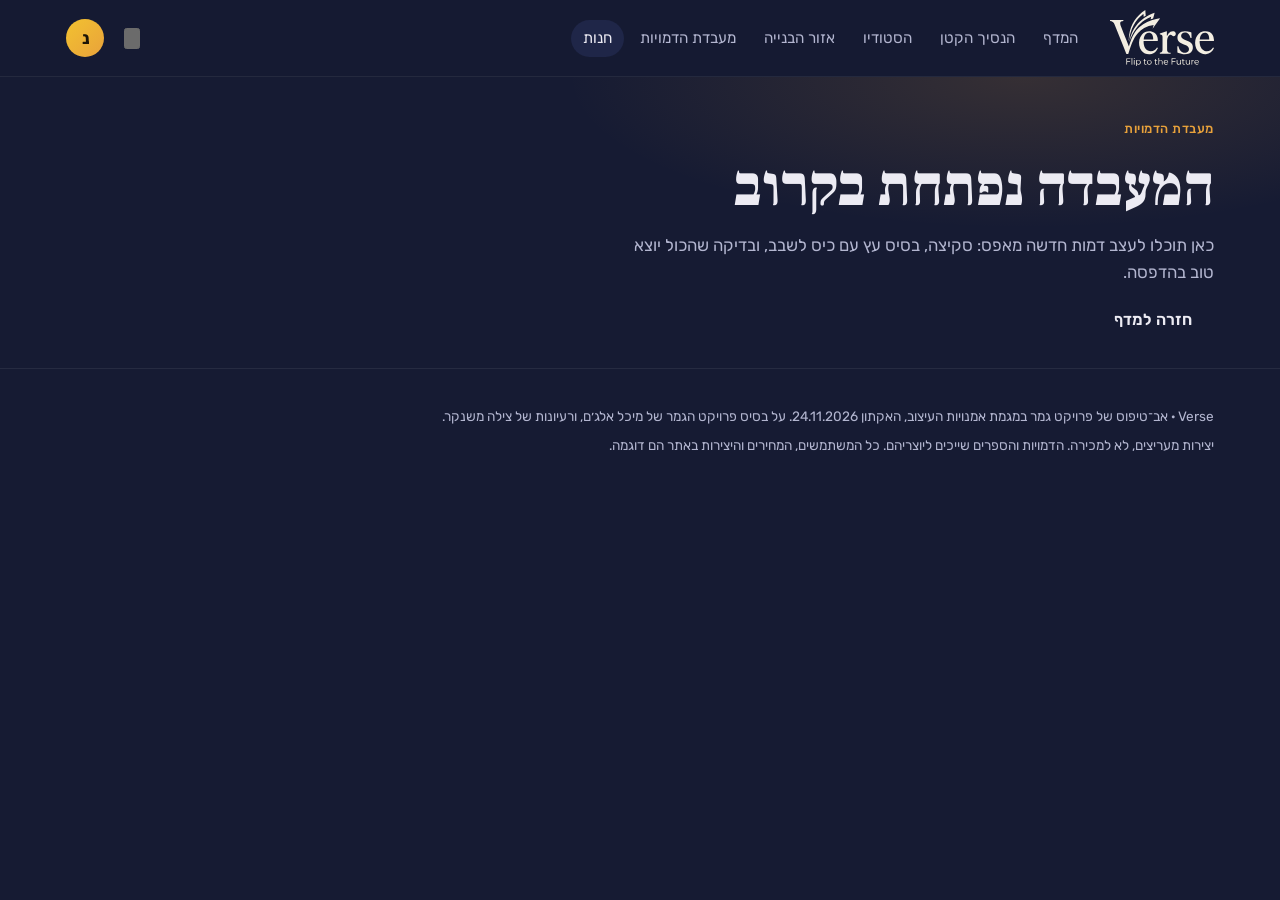
<file: verse/lab.html>
<!doctype html>
<html lang="he" dir="rtl">
<head>
<meta charset="utf-8">
<meta name="viewport" content="width=device-width,initial-scale=1,viewport-fit=cover">
<title>מעבדת הדמויות · Verse</title>
<link rel="preconnect" href="https://fonts.googleapis.com">
<link rel="stylesheet" href="https://fonts.googleapis.com/css2?family=Frank+Ruhl+Libre:wght@700;900&family=Rubik:wght@400;500;600;700&display=swap">
<link rel="stylesheet" href="verse.css">
<style>
.shop-hero{background:radial-gradient(ellipse 55% 80% at 80% 0%,#e9a23b26,transparent 65%),var(--night);padding-block:44px 28px}
.shop-hero .wrap{display:grid;gap:12px}
</style>
</head>
<body>
<header class="top"><div class="wrap">
  <a class="logo" href="index.html" aria-label="Verse, לעמוד הבית"><svg role="img" aria-label="Verse" id="Layer_2" data-name="Layer 2" xmlns="http://www.w3.org/2000/svg" viewBox="0 0 639.63 346.85" xmlns:c2pa="http://c2pa.org/manifest">
  <g id="Layer_1-2" data-name="Layer 1">
    <g id="ns0aLl.tif">
      <g>
        <g>
          <g>
            <path d="M590.53,253.51c19.09,2.14,33.78-6.17,43.19-22.57,2.26.33,4.13,1.71,5.92,3.44-9.59,21.34-25.96,35.71-49.97,37.45-17.99,1.3-37.06-5.23-48.95-19.11-4.17-4.87-7.58-9.89-10.18-15.78-5.21-11.82-7.51-24.43-7.01-37.34.81-20.85,6.99-39.36,22.37-53.79,6.87-6.45,14.92-10.5,23.84-13.06,5.79-1.66,11.27-2.13,17.33-2.09,8.9.07,17.6,1.21,25.38,5.41s14.66,10.19,19.01,18.34c4.27,7.98,6.65,16.39,7.47,25.42.35,3.89,1.18,7.57.01,11.31l-87.44.03c-.09,3.38-.34,6.51.05,9.65l1.05,8.45c2.54,20.32,15.68,41.76,37.93,44.25ZM608.18,182.15c1.3,0,2.18-.84,2.2-1.77.35-15.55-3.84-39.76-23.31-41.1-6.71-.46-13.7.92-18.9,5.22-8.3,6.87-13.11,16.79-14.91,27.26-.61,3.54-1.42,6.65-.92,10.42l55.84-.04Z"/>
            <path d="M232.58,249.57c13.03,6.79,30.21,5.47,42.48-3.01,5.88-4.06,10.01-9.58,13.81-15.65,2.33.53,4.25,1.71,6.06,3.44-2.88,5.72-5.86,10.95-9.7,15.92-9.84,12.77-24.2,20.39-40.26,21.54-19.57,1.4-38.95-5.81-51.15-21.45-15.01-19.24-18-45.32-12.95-68.66,2.57-11.86,7.79-22.36,15.83-31.51,11.8-13.42,29.21-20.34,47.03-19.51,3.94.18,7.25.13,10.98.94,11.32,2.47,21.31,8.14,28.39,17.41,8.27,11.21,12.6,28.64,10.82,42.1l-87.14.03c-.76,4.05.27,7.77.2,11.63-.05,2.59.47,4.69.87,7.16,2.53,15.69,10.13,32.01,24.72,39.61ZM265.37,182.13c.18-5.2.46-9.04-.41-13.26-1.28-12.03-6.7-26.44-20.15-29.14-7.95-1.59-16.64.32-22.74,5.9-8.77,8.02-13.1,19.26-14.25,30.91-.19,1.91-1.47,3.9-.15,5.62l57.71-.03Z"/>
            <path d="M417.17,263.04c-2.02-.8-2.66-1.91-2.69-3.79l-.32-24.26-.21-11.19c2.25-.35,4.46-.29,6.84-.14,3.98,15.82,11.45,31.82,27.55,37.99,9.86,3.77,24.67,2.25,31.86-5.74,7.8-8.68,8.13-23.63-1.62-32.1-3.45-3-7.31-5.2-11.57-6.96l-12.73-5.25c-16.63-6.85-35.52-14.3-38.9-34.79-1.73-10.51.43-22.79,7.77-30.89,9.6-10.58,22.43-14.89,36.5-15.25,11.67-.3,22.78,1.2,33.7,5.12,2.54.91,5.11,1.37,7.33,3.1l.48,12.76.47,20.88c-2.48.28-4.28.53-6.43.39-4.33-17.82-14.42-34.73-35.05-33.8-5.93.27-11.65,1.53-16.25,5.57-8.29,7.29-8.46,19.84-1.1,28.14,3.4,3.83,7.76,6.42,12.58,8.44l26.04,10.94c12.83,5.39,24.8,14.14,27.54,28.64,1.65,8.72,1.12,17.77-2.37,26.06-9.11,21.67-35.71,27.08-56.93,24.5-11.26-1.37-21.87-4.17-32.49-8.38Z"/>
            <path d="M306.12,263.05c6.74-.38,13.91-3.33,15.61-10.42.72-2.99,1.24-5.7,1.24-8.93l.07-74.25c0-4.37-.02-8.59-1.83-12.43-2.4-5.11-9.69-7.14-14.94-8.18-.27-1.72-.05-3.38.38-4.81l36.76-11.76c1.99-.64,4.2-1.8,5.94-.14,1.6,8.83-.6,19.29,1.12,28.46,7.48-11.64,10.22-19.06,21.69-26.09,8.86-5.6,25.5-6.25,30.95,4.84,2.76,5.63,1.92,12-2.01,17.1-4.72,6.11-13.68,6.23-19.36.86-2.45-2.32-5.32-4.87-9.03-5.07-4.14-.23-8.12,2.33-10.77,5.4-5.8,6.71-8.55,14.95-9.93,23.62-.48,3.01-.89,5.93-.88,9.14l.09,55.17c.01,9.22,5.57,15.61,14.73,16.68l6.97.82c.39,1.78.39,3.56-.13,5.54l-62.9.08c-1.18,0-3.01.84-3.55-.35-.66-1.44-.05-3.26-.22-5.28Z"/>
          </g>
          <g>
            <path d="M.48,61.36l81.48.02c.33,2.11.48,4.09-.12,6.18-4.94.23-9.91.97-14.16,3.62-8.12,5.06-4.79,18.03-1.97,25.42l7.35,19.21,10.61,26.8,14.48,36.43,18.1,45.7c3.81-11.71,6.04-22.25,10.4-32.78,3.26-10.67,7.7-20.35,12.51-30.4,6.75-14.41,19.19-33.29,30.05-44.75,4.12-4.35,7.96-8.49,12.48-12.48,14.25-12.59,29.73-22.74,47.08-30.76s36.08-14.61,55.17-18.58l14.49-3.01c3.67-.76,6.28-1.16,9.78-1.98-.5,2.1-1.8,3.07-2.95,4.67l-30.19,42.11-12.83,18.52,6.3-23.49c-20.46,2.47-40.26,8.52-58.27,18.45-14.5,8-26.57,18.31-37.63,30.49-8.13,8.96-14.78,18.61-20.87,29.11-11.73,20.25-22.27,46.74-29.36,69.09l-10.17,32.02c-3.36.18-6.39.16-9.61-.11-1.24-.1-1.95-1.2-2.42-2.37l-20.14-50.19L28.12,88.65c-2.41-6-6.06-10.93-10.71-15.05s-10.66-5.55-16.79-6.14c-.89-1.93-.72-4.01-.14-6.1Z"/>
            <path d="M139.06,147.2c-4.54,8.88-8.6,17.49-12.13,26.84-2.25,5.97-4.54,11.57-6.16,17.73-.28,1.05-.93,2.13-1.52,3.17-.15-2.7.78-5.04,1.36-7.69,5.13-23.66,14.4-50.94,27.04-71.61,4.08-6.67,8.09-12.92,12.84-19.12,13.88-18.1,30.55-33.96,49.54-46.72,19.68-13.6,41.43-23.87,64.56-32.29l-8.09,30.86c-.69,2.63-1.5,4.52-4.55,4.73-3.91,1.21-7.94,2.37-11.93,3.93l3.25-15.53c-14.12,5.42-26.27,12.31-38.42,19.95-9.85,6.2-18.43,13.19-27.06,21-19.95,18.04-36.46,40.79-48.71,64.76Z"/>
            <path d="M172.54,54.24c-22.15,25.36-36.76,54.47-46.35,86.67-3.7,12.41-6.53,24.41-8.74,37.14-.64,3.71-.9,7.2-2.13,11.01-1.13-2.95.06-5.74.13-8.69.21-8.83,1.14-17.05,2.32-25.87C126.8,87.32,160.92,36.72,217.15,0l1.69,24.91c.24,3.47.62,6.73.6,10.21-3.85,2.27-7.38,4.46-10.84,7.07-2.16,1.62-1.18-3.7-1.78-6.84-.68-3.54-.64-6.95-1.08-10.64-2.37.46-3.42,1.79-4.88,2.85-8.13,5.93-21.61,19-28.31,26.68Z"/>
          </g>
        </g>
        <g>
          <path d="M189.07,318.92c1.06,7.2-2.1,14.52-8.44,16.79-5.51,1.97-10.44.75-14.94-3.31-1.37,4.9.17,9.16-.8,13.63-.24,1.08-3.21,1.06-4.12.11l.08-38.78c1.38-.46,3.48-.66,4.09.49.56,1.05-.36,2.42.65,3.58,2.58-3.18,5.77-4.54,9.8-4.59,7.12-.08,12.65,5.1,13.67,12.07ZM180.04,331.07c6.35-3.74,5.96-14.39.75-18.21-2.28-1.67-5.12-2.05-8.05-1.49-5.19.99-7.9,6.06-7.42,11.13.35,3.73,1.86,6.77,4.79,8.41,3.11,1.74,6.56,2.15,9.94.16Z"/>
          <path d="M526.73,329.82c4.74,4.19,11.25,2.86,15.43-.99,1.42-.14,2.97,2.71,1.91,3.78-4.94,4.93-12.37,5.17-18.24,1.76-4.6-2.67-6.86-7.35-6.99-12.69s2.55-10.16,6.84-12.78c4.68-2.86,10.76-2.73,15.15.56s5.98,8.22,5.39,13.49l-15.2.4c-1.93.05-5.26-1.23-6.75.51-1.35,1.59.97,4.65,2.45,5.96ZM541.91,319.5c-.66-5.37-3.99-8.21-8.36-8.38-5.11-.68-9.52,2.88-10.09,8.28,6.34.35,12.27.63,18.45.1Z"/>
          <path d="M319.52,335.81c-.91-5.81-.24-11.43-.42-17.11-.15-4.59-3.4-7.53-7.84-7.59-4.91-.07-8.93,3.31-8.96,8.39l-.12,16.2c-.37,1.05-3.33,1.1-4.22.23l-.06-40.07c1.35-.67,2.68-.5,4.14-.19l.47,14.93c4.7-3.88,10.72-4.91,15.67-2.18,3.63,2.01,5.17,6.21,5.37,10.24.28,5.75,0,11.11-.17,16.92-.03,1.04-3.68,1.33-3.85.23Z"/>
          <path d="M335.32,323.15c-1.31,0-.1,7.48,7.77,9.1,4.15.86,7.45-.87,10.45-3.77l2.63,3.43c-3.99,4.03-8.94,5.54-14.74,4.32-7.95-1.67-13.38-10.59-10.52-19.55,1.28-4.01,4.53-7.52,7.91-8.78,4.54-1.69,9.35-1.35,12.88,1.27,4.5,3.34,6.59,8.6,5.67,13.87l-22.05.11ZM353.04,319.67c-.28-5.67-4.31-8.78-9.29-8.63-7.55.23-9.19,7.01-8.6,7.89.96,1.43,14.49.67,17.89.74Z"/>
          <path d="M123.34,319.85l-13.48.43c-1.11.04-3.9-1-4.35.5l-.78,14.92c-.06,1.15-3.8,1.09-4.29-.01l-.05-9.5-.02-16c0-3.69.28-7.18-.1-10.85-.05-.46.18-1.01.33-1.23.2-.29.86-.63,1.44-.56,2.83.36,5.49.02,8.35.05l15.41.16c.54,1.4.45,2.66.15,4.1l-20.74.18c-.11,4.71-.37,9.04.16,13.6l17.81.28c.87.68,1.01,3.09.14,3.92Z"/>
          <path d="M402,319.67c-2.99,1.53-13.75-.42-18.47.41l-.3,15.54c-.02,1.1-3.66,1.27-3.99.21-.45-2.79-.32-6.2-.33-9.15l-.11-26.99c0-.65.19-1.32.46-1.69.21-.29.82-.49,1.48-.47l23.37.43c1.02.02,1.05,3.01.31,3.76l-20.86.35-.12,13.55,18.58.3c.57.64.89,3.28,0,3.74Z"/>
          <path d="M256.37,321.7c0,8.09-6.56,14.65-14.66,14.65s-14.66-6.56-14.66-14.65,6.56-14.65,14.66-14.65,14.66,6.56,14.66,14.65ZM247.75,330.35c3.49-2.57,3.92-6.97,3.52-10.79-.53-5.03-4.04-8.22-8.97-8.5-4.98-.27-8.78,2.57-10.04,7.31-1.54,5.79,1.28,11.72,6.04,13.44,3.12,1.13,6.61.63,9.46-1.46Z"/>
          <path d="M435.99,324.41c.04,3.93.1,7.47-.29,11.1-.14,1.3-3.73,1.24-3.94.19l-.66-3.28c-3.29,3.89-8.14,4.95-12.94,3.58-11.51-3.29-7.23-19.11-8.15-28.43,1.58-.7,3.05-.76,4.74-.23l.12,17.31c.02,3.45,1.95,6.31,5.24,7.25,2.61.75,5.03.52,7.54-.93,1.79-1.03,3.69-3.59,3.72-6.3l.19-17.09c1.32-.67,2.63-.76,4.23-.24l.19,17.05Z"/>
          <path d="M491.8,307.54l.1,27.12c0,.56-.04,1.01-.25,1.32-.32.48-2.79.92-3.88-.13-.6-.58.04-1.28-.54-2.98-5.09,4.4-11.58,5.01-17.1,1.14-2.78-1.95-4.1-5.49-4.1-8.99v-17.47c1.12-.89,3.03-.62,4.25-.04l.26,17.67c.02,1.3.6,3.09,1.43,4.15,2.91,3.69,8.85,4.25,12.29.97,2.01-1.92,3.1-4.87,3.14-7.6l.22-15.16c.76-.85,2.71-.54,4.19,0Z"/>
          <path d="M458.34,331.46c.92-.4,2.37,2.44,1.8,3.27-3.87,3.2-10.29,2.35-12.87-2.01-.9-1.52-1.13-3.51-1.15-5.21l-.14-16.05c-1.43-.66-2.88,0-4.14-.67-.76-.4-.77-2.8-.04-3.25,1.06-.65,2.57.03,3.64-.5,1.38-1.58.31-3.92,1.08-5.69.4-.93,3.66-.92,3.76.02l.6,5.67c2.38.37,5.27-.2,7.53.53.79.26.72,2.9-.08,3.19-2.21.8-4.71.41-7.61.7l.24,18.23c.02,1.57,1.68,2.25,2.61,2.57,1.37.48,2.98-.02,4.77-.8Z"/>
          <path d="M290.15,331.2c1.13.76,1.38,1.96,2.03,2.8-1.28,1.85-3.25,2.35-5.37,2.56-5.04.5-9.04-2.83-9.23-7.92-.22-5.65.31-11.25-.28-16.86-.78-1.09-2.92-.38-4.08-.75-.92-.3-.96-2.92-.2-3.43,1.09-.72,2.89.02,4.07-.57l.72-5.84c.6-.71,3.26-.72,3.69.13l.73,5.88c2.48.33,5.06-.32,7.46.28.68.57.39,2.46.16,3.37-2.49.81-4.9.24-7.8.72l-.12,16.11c-.01,1.89,1.04,3.67,2.34,4.33,1.85.93,3.87.57,5.87-.81Z"/>
          <path d="M222.47,331.54c1.36-.55,2.92,2.16,1.84,3.18-2.55,2.39-6.47,2.32-9.58.9-2.75-1.25-4.08-4.02-4.14-7.05l-.29-17.18-3.88-.54c-.85-.12-.81-3.21.03-3.33l3.73-.54.52-5.64c.41-.94,3.67-.94,3.76.01l.55,5.68c2.41.61,4.85-.04,7.33.32,1.11.16,1.2,1.7,1.11,2.43-.4,3.23-6.04.16-8.6,1.87,1.18,6.3-2.4,17.69,2.51,20.38,1.76.96,3.21.28,5.12-.49Z"/>
          <rect x="132.7" y="295.45" width="4.63" height="40.95" transform="translate(-.36 .15) rotate(-.06)"/>
          <path d="M515.18,311.31c-13.66.27-8.18,16.05-9.6,24.46-.59.97-3.27.95-4.29.16l-.02-28.22c.47-.99,3.27-.97,3.81-.13.63.98-.19,2.52.97,3.38,2.61-2.54,5.69-4.63,9.16-3.65.95.47.59,3.04-.03,4Z"/>
          <path d="M151.55,334.38c.11.72-.35,1.37-.57,1.65-.26.35-3.05.85-3.88-.23-.31-.4-.59-25.04.07-27.97.69-.94,3.17-.84,4.01.04.09,5.76.54,11.91.34,17.78-.1,2.99-.46,5.62.03,8.72Z"/>
          <path d="M149.91,301.65c-1.9.92-3.67-1.37-3.74-2.82-.1-2.35,1.79-3.95,4.07-3.33,1.4.38,1.93,1.8,1.98,2.95.06,1.27-.63,2.37-2.32,3.2Z"/>
        </g>
      </g>
    </g>
  </g>
<metadata><c2pa:manifest>[base64]/QnuXC752r6Lf/[base64]/[base64]/[base64]/[base64]/3cyjxFA3Qo5S46fX0/ihY0VZ7mfb9KF703t5OjWDBWMA4GA1UdDwEB/wQEAwIHgDAVBgNVHSUEDjAMBgorBgEEAYPoXgIBMAwGA1UdEwEB/wQCMAAwHwYDVR0jBBgwFoAUzlHiBIFOZFsj+OPEz5o+nMHXXMIwCgYIKoZIzj0EAwMDZwAwZAIwMXMdFJ4BetLLVY7ORuE9noqbbAZOZn/aArXyTwFAZfKrPzxF2vPoJNf1+UCdg1XGAjBwX1zd9WGqYkqmL5SFqw1QySjr1zJfpJM9+1rdDwSPLMOPOjKuiXjoU/[base64]</c2pa:manifest></metadata></svg></a>
  <nav class="nav" aria-label="ראשי">
    <a href="index.html">המדף</a>
    <a href="prince.html">הנסיך הקטן</a>
    <a href="studio.html">הסטודיו</a>
    <a href="build.html">אזור הבנייה</a>
    <a href="lab.html">מעבדת הדמויות</a>
    <a href="shop.html" aria-current="page">חנות</a>
  </nav>
  <button class="cart-btn" id="openCart" aria-label="הסל שלי"><svg viewBox="0 0 24 24"><path d="M5 8h14l-1.2 11.2a2 2 0 0 1-2 1.8H8.2a2 2 0 0 1-2-1.8z"/><path d="M9 10V7a3 3 0 0 1 6 0v3"/></svg><b id="count" hidden>0</b></button>
  <a class="me" href="me.html" aria-label="המדף שלי">נ</a>
</div></header>
<main>
<section class="shop-hero"><div class="wrap">
  <span class="eyebrow">מעבדת הדמויות</span>
  <h1>המעבדה נפתחת בקרוב</h1>
  <p class="lead">כאן תוכלו לעצב דמות חדשה מאפס: סקיצה, בסיס עץ עם כיס לשבב, ובדיקה שהכול יוצא טוב בהדפסה.</p>
  <a class="btn" href="index.html" style="justify-self:start">חזרה למדף</a>
</div></section>
</main>
<footer class="footer"><div class="wrap" style="display:grid;gap:6px">
  <p>Verse · אב־טיפוס של פרויקט גמר במגמת אמנויות העיצוב, האקתון 24.11.2026. על בסיס פרויקט הגמר של מיכל אלג׳ם, ורעיונות של צילה משנקר.</p>
  <p>יצירות מעריצים, לא למכירה. הדמויות והספרים שייכים ליוצריהם. כל המשתמשים, המחירים והיצירות באתר הם דוגמה.</p>
</div></footer>

</body>
</html>
</file>
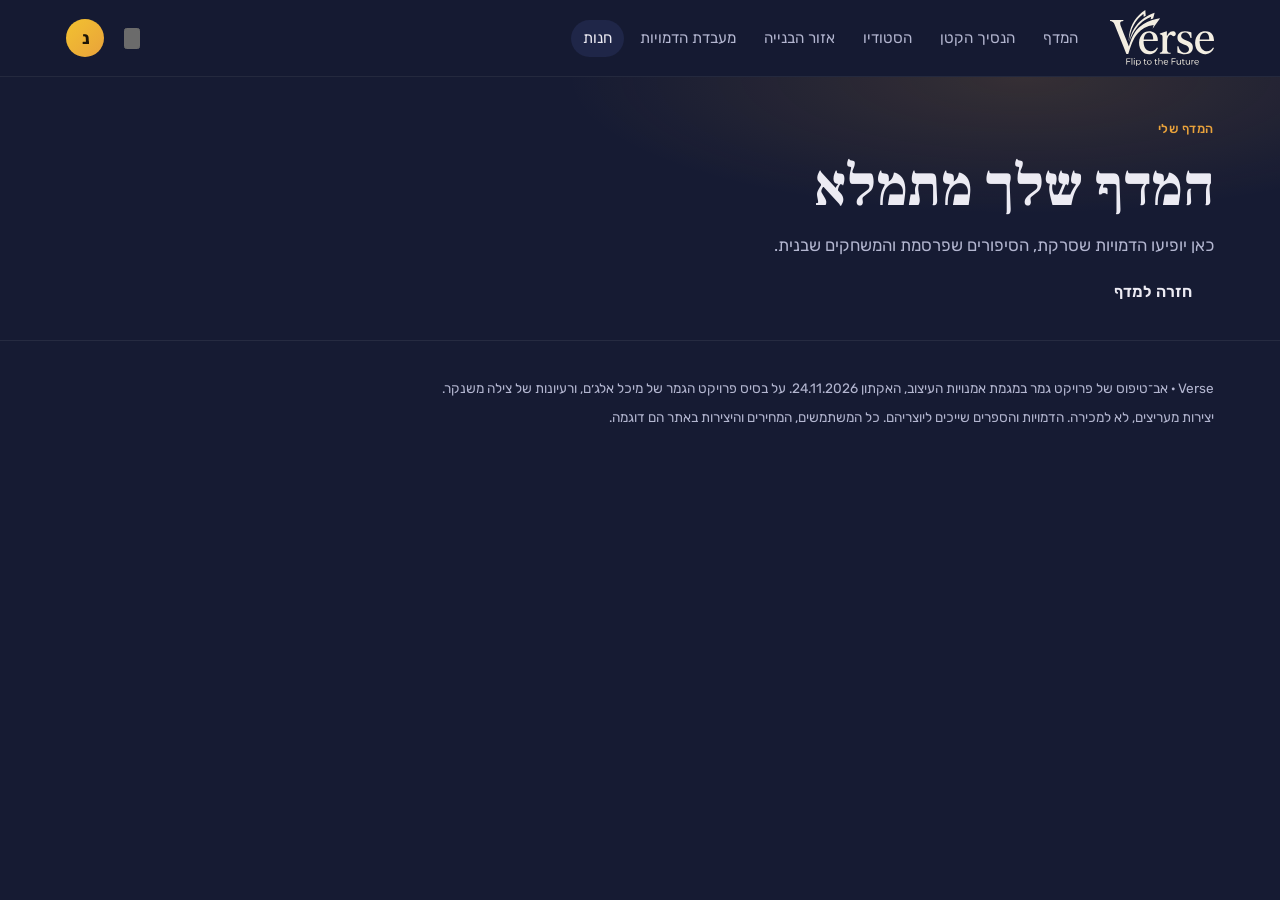
<file: verse/me.html>
<!doctype html>
<html lang="he" dir="rtl">
<head>
<meta charset="utf-8">
<meta name="viewport" content="width=device-width,initial-scale=1,viewport-fit=cover">
<title>המדף שלי · Verse</title>
<link rel="preconnect" href="https://fonts.googleapis.com">
<link rel="stylesheet" href="https://fonts.googleapis.com/css2?family=Frank+Ruhl+Libre:wght@700;900&family=Rubik:wght@400;500;600;700&display=swap">
<link rel="stylesheet" href="verse.css">
<style>
.shop-hero{background:radial-gradient(ellipse 55% 80% at 80% 0%,#e9a23b26,transparent 65%),var(--night);padding-block:44px 28px}
.shop-hero .wrap{display:grid;gap:12px}
</style>
</head>
<body>
<header class="top"><div class="wrap">
  <a class="logo" href="index.html" aria-label="Verse, לעמוד הבית"><svg role="img" aria-label="Verse" id="Layer_2" data-name="Layer 2" xmlns="http://www.w3.org/2000/svg" viewBox="0 0 639.63 346.85" xmlns:c2pa="http://c2pa.org/manifest">
  <g id="Layer_1-2" data-name="Layer 1">
    <g id="ns0aLl.tif">
      <g>
        <g>
          <g>
            <path d="M590.53,253.51c19.09,2.14,33.78-6.17,43.19-22.57,2.26.33,4.13,1.71,5.92,3.44-9.59,21.34-25.96,35.71-49.97,37.45-17.99,1.3-37.06-5.23-48.95-19.11-4.17-4.87-7.58-9.89-10.18-15.78-5.21-11.82-7.51-24.43-7.01-37.34.81-20.85,6.99-39.36,22.37-53.79,6.87-6.45,14.92-10.5,23.84-13.06,5.79-1.66,11.27-2.13,17.33-2.09,8.9.07,17.6,1.21,25.38,5.41s14.66,10.19,19.01,18.34c4.27,7.98,6.65,16.39,7.47,25.42.35,3.89,1.18,7.57.01,11.31l-87.44.03c-.09,3.38-.34,6.51.05,9.65l1.05,8.45c2.54,20.32,15.68,41.76,37.93,44.25ZM608.18,182.15c1.3,0,2.18-.84,2.2-1.77.35-15.55-3.84-39.76-23.31-41.1-6.71-.46-13.7.92-18.9,5.22-8.3,6.87-13.11,16.79-14.91,27.26-.61,3.54-1.42,6.65-.92,10.42l55.84-.04Z"/>
            <path d="M232.58,249.57c13.03,6.79,30.21,5.47,42.48-3.01,5.88-4.06,10.01-9.58,13.81-15.65,2.33.53,4.25,1.71,6.06,3.44-2.88,5.72-5.86,10.95-9.7,15.92-9.84,12.77-24.2,20.39-40.26,21.54-19.57,1.4-38.95-5.81-51.15-21.45-15.01-19.24-18-45.32-12.95-68.66,2.57-11.86,7.79-22.36,15.83-31.51,11.8-13.42,29.21-20.34,47.03-19.51,3.94.18,7.25.13,10.98.94,11.32,2.47,21.31,8.14,28.39,17.41,8.27,11.21,12.6,28.64,10.82,42.1l-87.14.03c-.76,4.05.27,7.77.2,11.63-.05,2.59.47,4.69.87,7.16,2.53,15.69,10.13,32.01,24.72,39.61ZM265.37,182.13c.18-5.2.46-9.04-.41-13.26-1.28-12.03-6.7-26.44-20.15-29.14-7.95-1.59-16.64.32-22.74,5.9-8.77,8.02-13.1,19.26-14.25,30.91-.19,1.91-1.47,3.9-.15,5.62l57.71-.03Z"/>
            <path d="M417.17,263.04c-2.02-.8-2.66-1.91-2.69-3.79l-.32-24.26-.21-11.19c2.25-.35,4.46-.29,6.84-.14,3.98,15.82,11.45,31.82,27.55,37.99,9.86,3.77,24.67,2.25,31.86-5.74,7.8-8.68,8.13-23.63-1.62-32.1-3.45-3-7.31-5.2-11.57-6.96l-12.73-5.25c-16.63-6.85-35.52-14.3-38.9-34.79-1.73-10.51.43-22.79,7.77-30.89,9.6-10.58,22.43-14.89,36.5-15.25,11.67-.3,22.78,1.2,33.7,5.12,2.54.91,5.11,1.37,7.33,3.1l.48,12.76.47,20.88c-2.48.28-4.28.53-6.43.39-4.33-17.82-14.42-34.73-35.05-33.8-5.93.27-11.65,1.53-16.25,5.57-8.29,7.29-8.46,19.84-1.1,28.14,3.4,3.83,7.76,6.42,12.58,8.44l26.04,10.94c12.83,5.39,24.8,14.14,27.54,28.64,1.65,8.72,1.12,17.77-2.37,26.06-9.11,21.67-35.71,27.08-56.93,24.5-11.26-1.37-21.87-4.17-32.49-8.38Z"/>
            <path d="M306.12,263.05c6.74-.38,13.91-3.33,15.61-10.42.72-2.99,1.24-5.7,1.24-8.93l.07-74.25c0-4.37-.02-8.59-1.83-12.43-2.4-5.11-9.69-7.14-14.94-8.18-.27-1.72-.05-3.38.38-4.81l36.76-11.76c1.99-.64,4.2-1.8,5.94-.14,1.6,8.83-.6,19.29,1.12,28.46,7.48-11.64,10.22-19.06,21.69-26.09,8.86-5.6,25.5-6.25,30.95,4.84,2.76,5.63,1.92,12-2.01,17.1-4.72,6.11-13.68,6.23-19.36.86-2.45-2.32-5.32-4.87-9.03-5.07-4.14-.23-8.12,2.33-10.77,5.4-5.8,6.71-8.55,14.95-9.93,23.62-.48,3.01-.89,5.93-.88,9.14l.09,55.17c.01,9.22,5.57,15.61,14.73,16.68l6.97.82c.39,1.78.39,3.56-.13,5.54l-62.9.08c-1.18,0-3.01.84-3.55-.35-.66-1.44-.05-3.26-.22-5.28Z"/>
          </g>
          <g>
            <path d="M.48,61.36l81.48.02c.33,2.11.48,4.09-.12,6.18-4.94.23-9.91.97-14.16,3.62-8.12,5.06-4.79,18.03-1.97,25.42l7.35,19.21,10.61,26.8,14.48,36.43,18.1,45.7c3.81-11.71,6.04-22.25,10.4-32.78,3.26-10.67,7.7-20.35,12.51-30.4,6.75-14.41,19.19-33.29,30.05-44.75,4.12-4.35,7.96-8.49,12.48-12.48,14.25-12.59,29.73-22.74,47.08-30.76s36.08-14.61,55.17-18.58l14.49-3.01c3.67-.76,6.28-1.16,9.78-1.98-.5,2.1-1.8,3.07-2.95,4.67l-30.19,42.11-12.83,18.52,6.3-23.49c-20.46,2.47-40.26,8.52-58.27,18.45-14.5,8-26.57,18.31-37.63,30.49-8.13,8.96-14.78,18.61-20.87,29.11-11.73,20.25-22.27,46.74-29.36,69.09l-10.17,32.02c-3.36.18-6.39.16-9.61-.11-1.24-.1-1.95-1.2-2.42-2.37l-20.14-50.19L28.12,88.65c-2.41-6-6.06-10.93-10.71-15.05s-10.66-5.55-16.79-6.14c-.89-1.93-.72-4.01-.14-6.1Z"/>
            <path d="M139.06,147.2c-4.54,8.88-8.6,17.49-12.13,26.84-2.25,5.97-4.54,11.57-6.16,17.73-.28,1.05-.93,2.13-1.52,3.17-.15-2.7.78-5.04,1.36-7.69,5.13-23.66,14.4-50.94,27.04-71.61,4.08-6.67,8.09-12.92,12.84-19.12,13.88-18.1,30.55-33.96,49.54-46.72,19.68-13.6,41.43-23.87,64.56-32.29l-8.09,30.86c-.69,2.63-1.5,4.52-4.55,4.73-3.91,1.21-7.94,2.37-11.93,3.93l3.25-15.53c-14.12,5.42-26.27,12.31-38.42,19.95-9.85,6.2-18.43,13.19-27.06,21-19.95,18.04-36.46,40.79-48.71,64.76Z"/>
            <path d="M172.54,54.24c-22.15,25.36-36.76,54.47-46.35,86.67-3.7,12.41-6.53,24.41-8.74,37.14-.64,3.71-.9,7.2-2.13,11.01-1.13-2.95.06-5.74.13-8.69.21-8.83,1.14-17.05,2.32-25.87C126.8,87.32,160.92,36.72,217.15,0l1.69,24.91c.24,3.47.62,6.73.6,10.21-3.85,2.27-7.38,4.46-10.84,7.07-2.16,1.62-1.18-3.7-1.78-6.84-.68-3.54-.64-6.95-1.08-10.64-2.37.46-3.42,1.79-4.88,2.85-8.13,5.93-21.61,19-28.31,26.68Z"/>
          </g>
        </g>
        <g>
          <path d="M189.07,318.92c1.06,7.2-2.1,14.52-8.44,16.79-5.51,1.97-10.44.75-14.94-3.31-1.37,4.9.17,9.16-.8,13.63-.24,1.08-3.21,1.06-4.12.11l.08-38.78c1.38-.46,3.48-.66,4.09.49.56,1.05-.36,2.42.65,3.58,2.58-3.18,5.77-4.54,9.8-4.59,7.12-.08,12.65,5.1,13.67,12.07ZM180.04,331.07c6.35-3.74,5.96-14.39.75-18.21-2.28-1.67-5.12-2.05-8.05-1.49-5.19.99-7.9,6.06-7.42,11.13.35,3.73,1.86,6.77,4.79,8.41,3.11,1.74,6.56,2.15,9.94.16Z"/>
          <path d="M526.73,329.82c4.74,4.19,11.25,2.86,15.43-.99,1.42-.14,2.97,2.71,1.91,3.78-4.94,4.93-12.37,5.17-18.24,1.76-4.6-2.67-6.86-7.35-6.99-12.69s2.55-10.16,6.84-12.78c4.68-2.86,10.76-2.73,15.15.56s5.98,8.22,5.39,13.49l-15.2.4c-1.93.05-5.26-1.23-6.75.51-1.35,1.59.97,4.65,2.45,5.96ZM541.91,319.5c-.66-5.37-3.99-8.21-8.36-8.38-5.11-.68-9.52,2.88-10.09,8.28,6.34.35,12.27.63,18.45.1Z"/>
          <path d="M319.52,335.81c-.91-5.81-.24-11.43-.42-17.11-.15-4.59-3.4-7.53-7.84-7.59-4.91-.07-8.93,3.31-8.96,8.39l-.12,16.2c-.37,1.05-3.33,1.1-4.22.23l-.06-40.07c1.35-.67,2.68-.5,4.14-.19l.47,14.93c4.7-3.88,10.72-4.91,15.67-2.18,3.63,2.01,5.17,6.21,5.37,10.24.28,5.75,0,11.11-.17,16.92-.03,1.04-3.68,1.33-3.85.23Z"/>
          <path d="M335.32,323.15c-1.31,0-.1,7.48,7.77,9.1,4.15.86,7.45-.87,10.45-3.77l2.63,3.43c-3.99,4.03-8.94,5.54-14.74,4.32-7.95-1.67-13.38-10.59-10.52-19.55,1.28-4.01,4.53-7.52,7.91-8.78,4.54-1.69,9.35-1.35,12.88,1.27,4.5,3.34,6.59,8.6,5.67,13.87l-22.05.11ZM353.04,319.67c-.28-5.67-4.31-8.78-9.29-8.63-7.55.23-9.19,7.01-8.6,7.89.96,1.43,14.49.67,17.89.74Z"/>
          <path d="M123.34,319.85l-13.48.43c-1.11.04-3.9-1-4.35.5l-.78,14.92c-.06,1.15-3.8,1.09-4.29-.01l-.05-9.5-.02-16c0-3.69.28-7.18-.1-10.85-.05-.46.18-1.01.33-1.23.2-.29.86-.63,1.44-.56,2.83.36,5.49.02,8.35.05l15.41.16c.54,1.4.45,2.66.15,4.1l-20.74.18c-.11,4.71-.37,9.04.16,13.6l17.81.28c.87.68,1.01,3.09.14,3.92Z"/>
          <path d="M402,319.67c-2.99,1.53-13.75-.42-18.47.41l-.3,15.54c-.02,1.1-3.66,1.27-3.99.21-.45-2.79-.32-6.2-.33-9.15l-.11-26.99c0-.65.19-1.32.46-1.69.21-.29.82-.49,1.48-.47l23.37.43c1.02.02,1.05,3.01.31,3.76l-20.86.35-.12,13.55,18.58.3c.57.64.89,3.28,0,3.74Z"/>
          <path d="M256.37,321.7c0,8.09-6.56,14.65-14.66,14.65s-14.66-6.56-14.66-14.65,6.56-14.65,14.66-14.65,14.66,6.56,14.66,14.65ZM247.75,330.35c3.49-2.57,3.92-6.97,3.52-10.79-.53-5.03-4.04-8.22-8.97-8.5-4.98-.27-8.78,2.57-10.04,7.31-1.54,5.79,1.28,11.72,6.04,13.44,3.12,1.13,6.61.63,9.46-1.46Z"/>
          <path d="M435.99,324.41c.04,3.93.1,7.47-.29,11.1-.14,1.3-3.73,1.24-3.94.19l-.66-3.28c-3.29,3.89-8.14,4.95-12.94,3.58-11.51-3.29-7.23-19.11-8.15-28.43,1.58-.7,3.05-.76,4.74-.23l.12,17.31c.02,3.45,1.95,6.31,5.24,7.25,2.61.75,5.03.52,7.54-.93,1.79-1.03,3.69-3.59,3.72-6.3l.19-17.09c1.32-.67,2.63-.76,4.23-.24l.19,17.05Z"/>
          <path d="M491.8,307.54l.1,27.12c0,.56-.04,1.01-.25,1.32-.32.48-2.79.92-3.88-.13-.6-.58.04-1.28-.54-2.98-5.09,4.4-11.58,5.01-17.1,1.14-2.78-1.95-4.1-5.49-4.1-8.99v-17.47c1.12-.89,3.03-.62,4.25-.04l.26,17.67c.02,1.3.6,3.09,1.43,4.15,2.91,3.69,8.85,4.25,12.29.97,2.01-1.92,3.1-4.87,3.14-7.6l.22-15.16c.76-.85,2.71-.54,4.19,0Z"/>
          <path d="M458.34,331.46c.92-.4,2.37,2.44,1.8,3.27-3.87,3.2-10.29,2.35-12.87-2.01-.9-1.52-1.13-3.51-1.15-5.21l-.14-16.05c-1.43-.66-2.88,0-4.14-.67-.76-.4-.77-2.8-.04-3.25,1.06-.65,2.57.03,3.64-.5,1.38-1.58.31-3.92,1.08-5.69.4-.93,3.66-.92,3.76.02l.6,5.67c2.38.37,5.27-.2,7.53.53.79.26.72,2.9-.08,3.19-2.21.8-4.71.41-7.61.7l.24,18.23c.02,1.57,1.68,2.25,2.61,2.57,1.37.48,2.98-.02,4.77-.8Z"/>
          <path d="M290.15,331.2c1.13.76,1.38,1.96,2.03,2.8-1.28,1.85-3.25,2.35-5.37,2.56-5.04.5-9.04-2.83-9.23-7.92-.22-5.65.31-11.25-.28-16.86-.78-1.09-2.92-.38-4.08-.75-.92-.3-.96-2.92-.2-3.43,1.09-.72,2.89.02,4.07-.57l.72-5.84c.6-.71,3.26-.72,3.69.13l.73,5.88c2.48.33,5.06-.32,7.46.28.68.57.39,2.46.16,3.37-2.49.81-4.9.24-7.8.72l-.12,16.11c-.01,1.89,1.04,3.67,2.34,4.33,1.85.93,3.87.57,5.87-.81Z"/>
          <path d="M222.47,331.54c1.36-.55,2.92,2.16,1.84,3.18-2.55,2.39-6.47,2.32-9.58.9-2.75-1.25-4.08-4.02-4.14-7.05l-.29-17.18-3.88-.54c-.85-.12-.81-3.21.03-3.33l3.73-.54.52-5.64c.41-.94,3.67-.94,3.76.01l.55,5.68c2.41.61,4.85-.04,7.33.32,1.11.16,1.2,1.7,1.11,2.43-.4,3.23-6.04.16-8.6,1.87,1.18,6.3-2.4,17.69,2.51,20.38,1.76.96,3.21.28,5.12-.49Z"/>
          <rect x="132.7" y="295.45" width="4.63" height="40.95" transform="translate(-.36 .15) rotate(-.06)"/>
          <path d="M515.18,311.31c-13.66.27-8.18,16.05-9.6,24.46-.59.97-3.27.95-4.29.16l-.02-28.22c.47-.99,3.27-.97,3.81-.13.63.98-.19,2.52.97,3.38,2.61-2.54,5.69-4.63,9.16-3.65.95.47.59,3.04-.03,4Z"/>
          <path d="M151.55,334.38c.11.72-.35,1.37-.57,1.65-.26.35-3.05.85-3.88-.23-.31-.4-.59-25.04.07-27.97.69-.94,3.17-.84,4.01.04.09,5.76.54,11.91.34,17.78-.1,2.99-.46,5.62.03,8.72Z"/>
          <path d="M149.91,301.65c-1.9.92-3.67-1.37-3.74-2.82-.1-2.35,1.79-3.95,4.07-3.33,1.4.38,1.93,1.8,1.98,2.95.06,1.27-.63,2.37-2.32,3.2Z"/>
        </g>
      </g>
    </g>
  </g>
<metadata><c2pa:manifest>[base64]/QnuXC752r6Lf/[base64]/[base64]/[base64]/[base64]/3cyjxFA3Qo5S46fX0/ihY0VZ7mfb9KF703t5OjWDBWMA4GA1UdDwEB/wQEAwIHgDAVBgNVHSUEDjAMBgorBgEEAYPoXgIBMAwGA1UdEwEB/wQCMAAwHwYDVR0jBBgwFoAUzlHiBIFOZFsj+OPEz5o+nMHXXMIwCgYIKoZIzj0EAwMDZwAwZAIwMXMdFJ4BetLLVY7ORuE9noqbbAZOZn/aArXyTwFAZfKrPzxF2vPoJNf1+UCdg1XGAjBwX1zd9WGqYkqmL5SFqw1QySjr1zJfpJM9+1rdDwSPLMOPOjKuiXjoU/[base64]</c2pa:manifest></metadata></svg></a>
  <nav class="nav" aria-label="ראשי">
    <a href="index.html">המדף</a>
    <a href="prince.html">הנסיך הקטן</a>
    <a href="studio.html">הסטודיו</a>
    <a href="build.html">אזור הבנייה</a>
    <a href="lab.html">מעבדת הדמויות</a>
    <a href="shop.html" aria-current="page">חנות</a>
  </nav>
  <button class="cart-btn" id="openCart" aria-label="הסל שלי"><svg viewBox="0 0 24 24"><path d="M5 8h14l-1.2 11.2a2 2 0 0 1-2 1.8H8.2a2 2 0 0 1-2-1.8z"/><path d="M9 10V7a3 3 0 0 1 6 0v3"/></svg><b id="count" hidden>0</b></button>
  <a class="me" href="me.html" aria-label="המדף שלי">נ</a>
</div></header>
<main>
<section class="shop-hero"><div class="wrap">
  <span class="eyebrow">המדף שלי</span>
  <h1>המדף שלך מתמלא</h1>
  <p class="lead">כאן יופיעו הדמויות שסרקת, הסיפורים שפרסמת והמשחקים שבנית.</p>
  <a class="btn" href="index.html" style="justify-self:start">חזרה למדף</a>
</div></section>
</main>
<footer class="footer"><div class="wrap" style="display:grid;gap:6px">
  <p>Verse · אב־טיפוס של פרויקט גמר במגמת אמנויות העיצוב, האקתון 24.11.2026. על בסיס פרויקט הגמר של מיכל אלג׳ם, ורעיונות של צילה משנקר.</p>
  <p>יצירות מעריצים, לא למכירה. הדמויות והספרים שייכים ליוצריהם. כל המשתמשים, המחירים והיצירות באתר הם דוגמה.</p>
</div></footer>

</body>
</html>
</file>
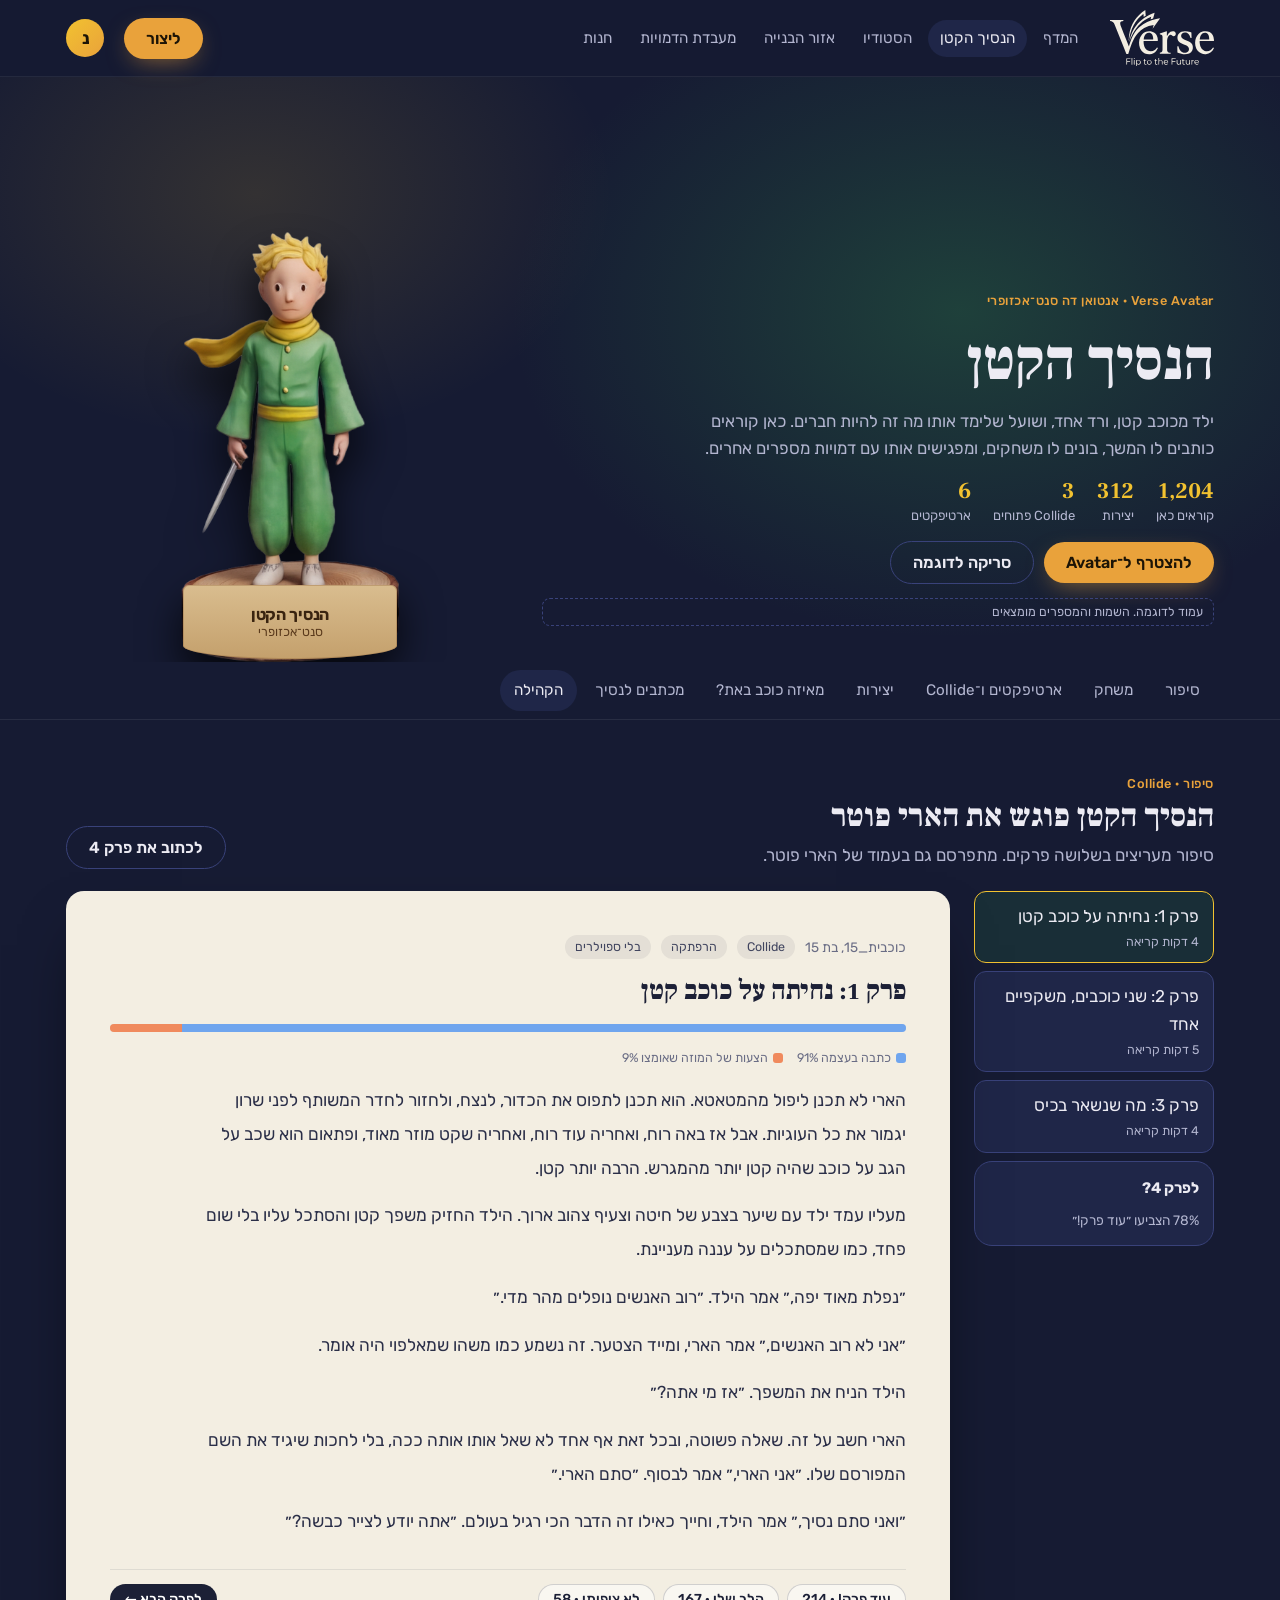
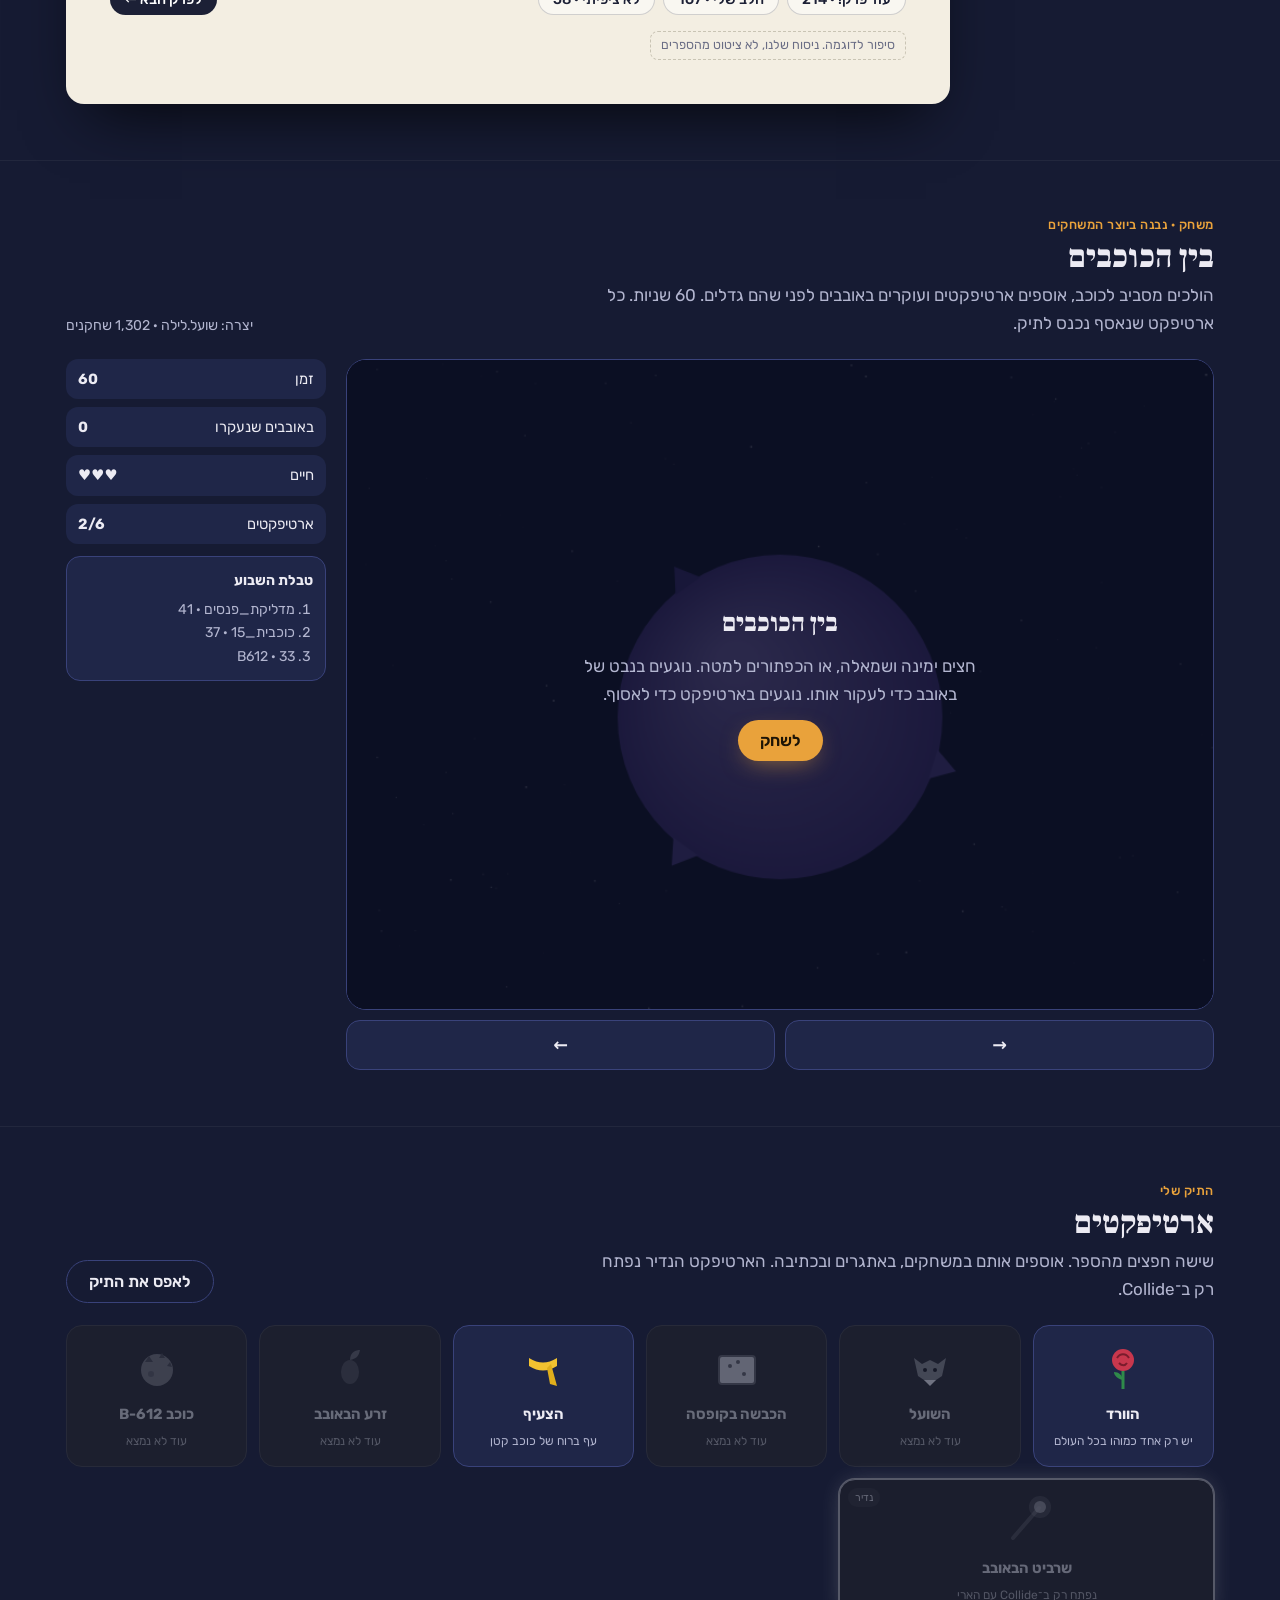
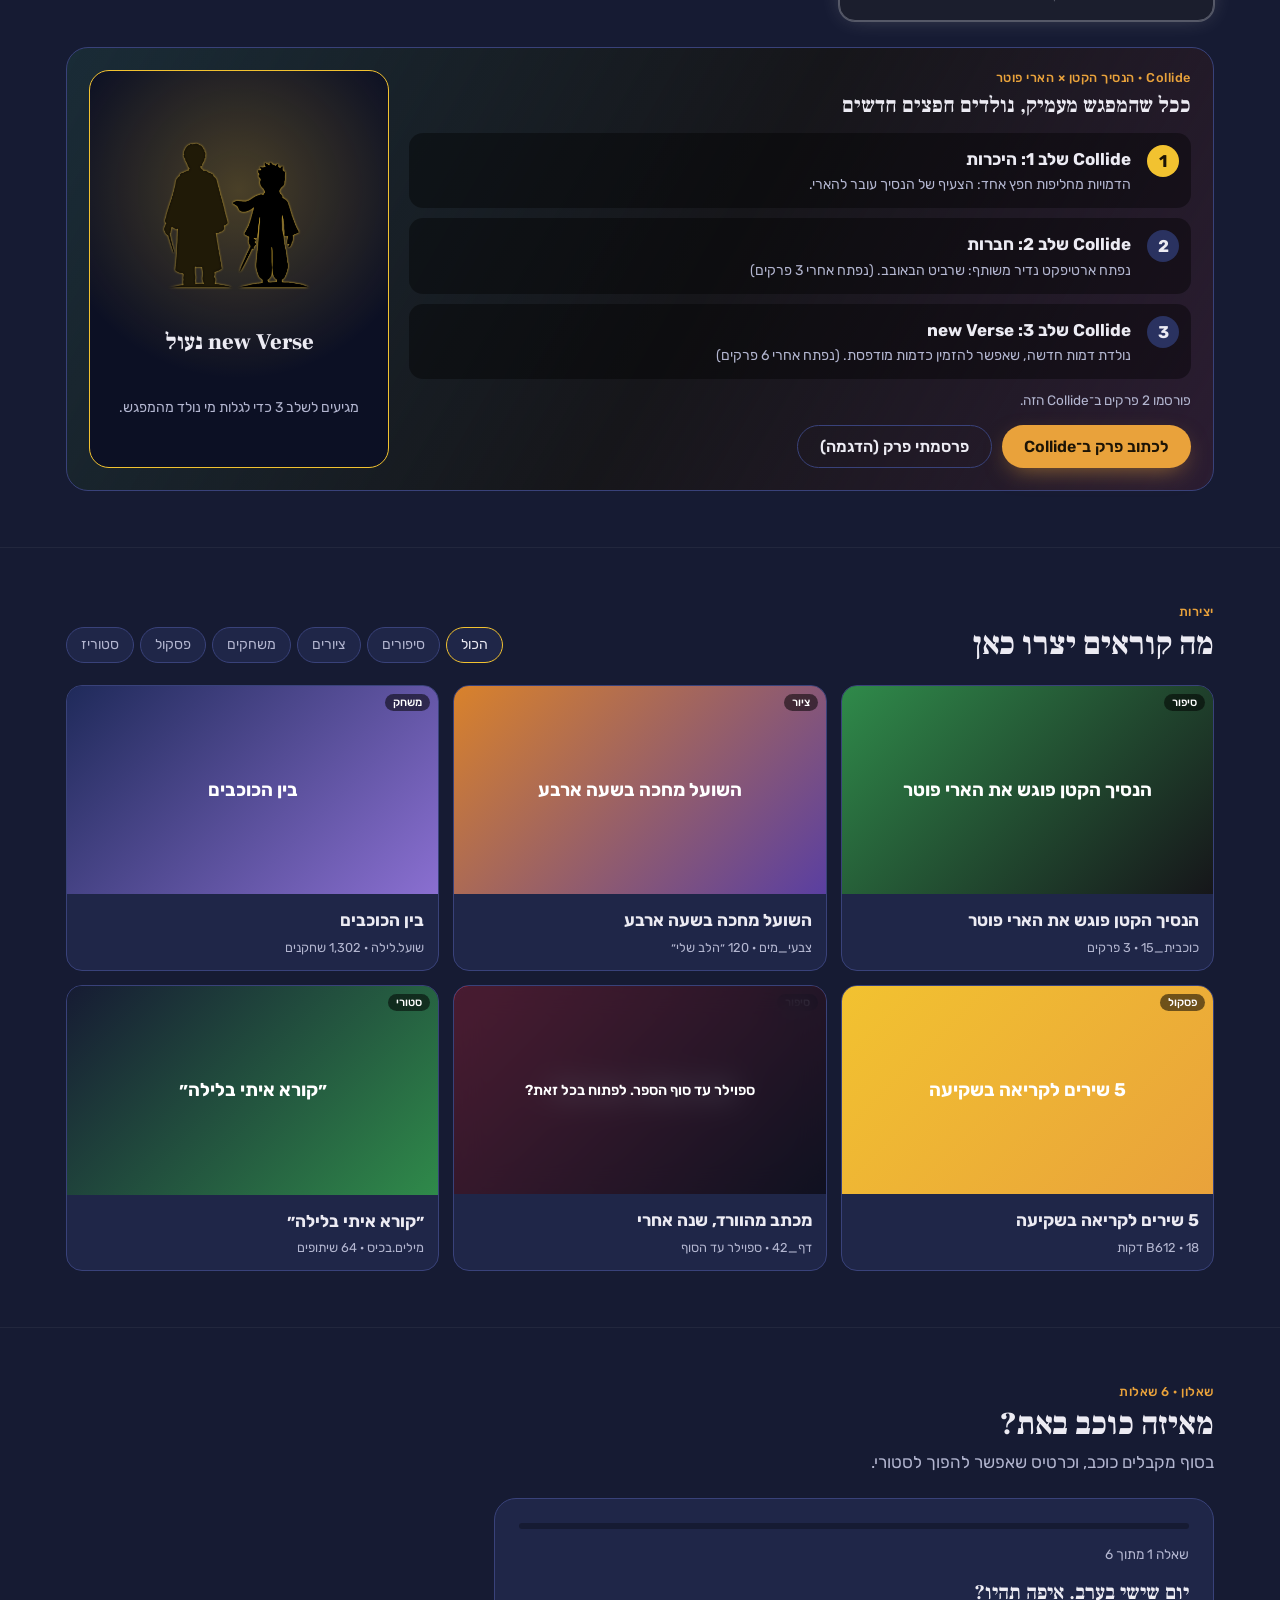
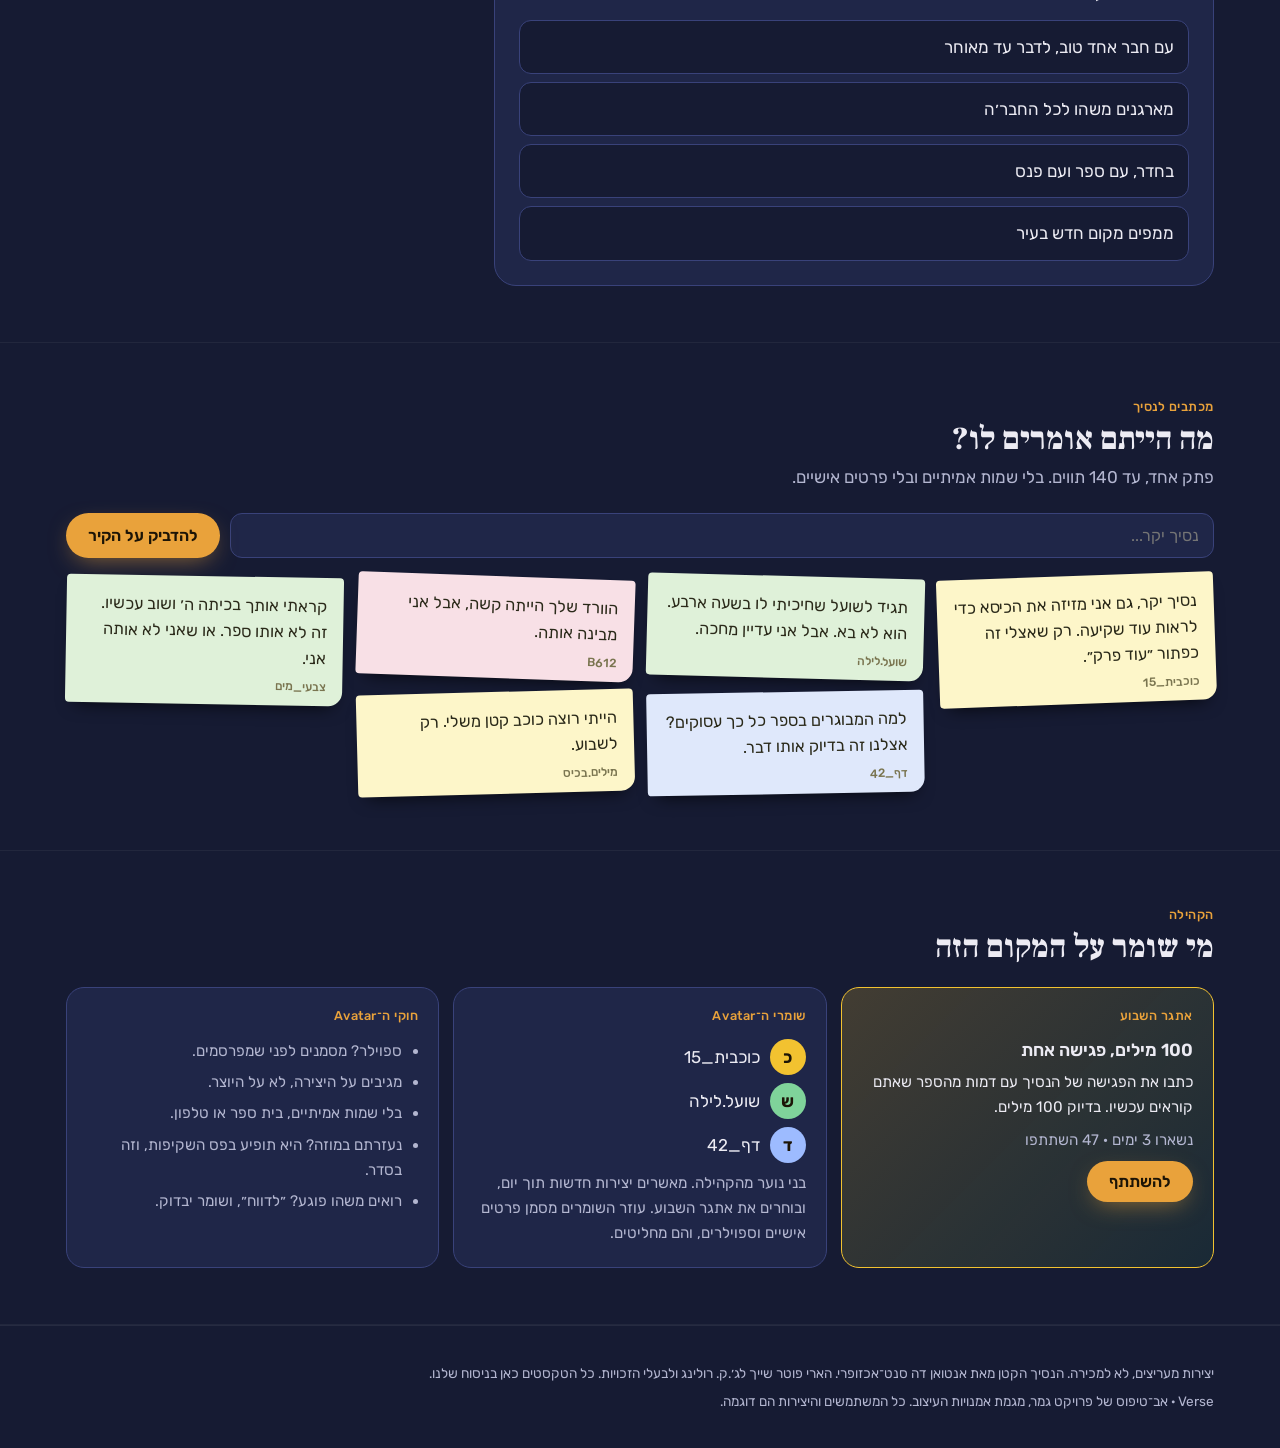
<file: verse/prince.html>
<!doctype html>
<html lang="he" dir="rtl">
<head>
<meta charset="utf-8">
<meta name="viewport" content="width=device-width,initial-scale=1,viewport-fit=cover">
<title>הנסיך הקטן · Verse</title>
<link rel="preconnect" href="https://fonts.googleapis.com">
<link rel="stylesheet" href="https://fonts.googleapis.com/css2?family=Frank+Ruhl+Libre:wght@700;900&family=Rubik:wght@400;500;600;700&display=swap">
<link rel="stylesheet" href="verse.css">
<style>
:root{--acc:var(--c-prince);--acc2:var(--c-prince2)}
.av-hero{background:radial-gradient(ellipse 50% 80% at 75% 40%,#2f8a4a55,transparent 70%),radial-gradient(ellipse 40% 60% at 20% 20%,#f2c23022,transparent 70%),var(--night);padding-block:36px 0;overflow:hidden}
.av-hero .wrap{display:grid;grid-template-columns:minmax(0,1.2fr) minmax(0,.8fr);gap:28px;align-items:end}
@media (max-width:760px){.av-hero .wrap{grid-template-columns:1fr}.av-fig{width:min(190px,52%)}}

.av-hero .who{display:grid;gap:14px;padding-bottom:36px}
.stats{display:flex;gap:22px;flex-wrap:wrap}
.stats div{display:grid}.stats b{font:700 1.4rem var(--f-head);color:var(--acc2)}.stats span{font-size:.82rem;color:var(--muted)}
.av-fig{position:relative;justify-self:center;width:min(260px,70%);animation:float 5s ease-in-out infinite}
.av-fig img{width:100%;display:block;filter:drop-shadow(0 24px 20px #000b)}
@keyframes float{50%{transform:translateY(-10px) rotate(1deg)}}
.av-fig .plate b{font-size:1rem}.av-fig .plate small{font-size:.78rem}
.owned{display:inline-flex;align-items:center;gap:8px;background:#2f8a4a33;border:1px solid #2f8a4a;border-radius:999px;padding:4px 12px;font-size:.85rem;color:#bfe8c9}
.tabs{position:sticky;top:calc(env(safe-area-inset-top,0px) + 63px);z-index:40;background:var(--night);border-bottom:1px solid #ffffff14}
.tabs .wrap{display:flex;gap:4px;overflow-x:auto;padding-block:8px;scrollbar-width:none}
.tabs a{white-space:nowrap;text-decoration:none;color:var(--muted);padding:8px 14px;border-radius:999px;font-size:.95rem}
.tabs a:hover,.tabs a.on{background:var(--night2);color:var(--text)}
.sec{padding-block:56px;border-bottom:1px solid #ffffff0d;scroll-margin-top:130px}
.sec-head{display:flex;justify-content:space-between;align-items:end;gap:16px;flex-wrap:wrap;margin-bottom:22px}
.sec-head p{color:var(--muted);max-width:56ch;margin-top:6px}

/* reader */
.reader{display:grid;grid-template-columns:240px minmax(0,1fr);gap:24px}
@media (max-width:760px){.reader{grid-template-columns:1fr}}
.toc{display:grid;gap:8px;align-content:start}
.toc button{text-align:right;background:var(--night2);border:1px solid var(--line);color:var(--text);border-radius:12px;padding:10px 14px;font:inherit;cursor:pointer;display:grid;gap:2px}
.toc button small{color:var(--muted);font-size:.78rem}
.toc button.on{border-color:var(--acc2);background:#2f8a4a2a}
.page{background:var(--paper);color:var(--ink);border-radius:18px;padding:clamp(20px,4vw,44px);box-shadow:0 30px 60px -24px #000c;display:grid;gap:16px}
.page h3{font:900 clamp(1.4rem,2.4vw,1.7rem)/1.2 var(--f-head);color:var(--ink)}
.page .by{font-size:.85rem;color:#6a6d85;display:flex;gap:10px;flex-wrap:wrap;align-items:center}
.page .body p{font-size:1.08rem;line-height:1.95;color:#2b2f48;margin-bottom:14px;max-width:64ch}
.page .chip{background:#1c203612;border-radius:999px;padding:2px 10px;font-size:.78rem;color:#41455f}
.react{display:flex;gap:8px;flex-wrap:wrap;border-top:1px solid #1c203618;padding-top:14px}
.react button{border:1px solid #1c203630;background:#fff8;border-radius:999px;padding:6px 14px;font:500 .9rem var(--f-text);cursor:pointer;color:var(--ink)}
.react button.on{background:var(--acc);color:#fff;border-color:var(--acc)}
.trans{display:flex;height:8px;border-radius:99px;overflow:hidden;background:#ddd}
.trans i{display:block;height:100%}
.trans-key{font-size:.78rem;color:#6a6d85;display:flex;gap:14px;flex-wrap:wrap}
.trans-key span::before{content:"";display:inline-block;width:10px;height:10px;border-radius:3px;margin-inline-end:5px;vertical-align:-1px;background:var(--c)}

/* game */
.game{display:grid;grid-template-columns:minmax(0,1fr) 260px;gap:20px}
@media (max-width:800px){.game{grid-template-columns:1fr}}
.stage{position:relative;border-radius:20px;overflow:hidden;background:#0c1024;aspect-ratio:4/3;border:1px solid var(--line)}
.stage canvas{width:100%;height:100%;display:block;touch-action:none}
.overlay{position:absolute;inset:0;display:grid;place-items:center;text-align:center;background:#0c1024cc;padding:20px}
.overlay[hidden]{display:none}
.overlay .in{display:grid;gap:12px;justify-items:center;max-width:36ch}
.overlay h3{font:900 1.6rem var(--f-head)}
.pad{display:flex;justify-content:space-between;margin-top:10px;gap:10px}
.pad button{flex:1;background:var(--night2);border:1px solid var(--line);color:var(--text);border-radius:14px;padding:14px;font:600 1.1rem var(--f-text);cursor:pointer;touch-action:manipulation}
.side{display:grid;gap:12px;align-content:start}
.hud{display:grid;gap:8px}
.hud div{display:flex;justify-content:space-between;background:var(--night2);border-radius:12px;padding:8px 12px;font-size:.92rem}
.board{background:var(--night2);border:1px solid var(--line);border-radius:14px;padding:12px;display:grid;gap:6px;font-size:.88rem}
.board ol{margin:0;padding-inline-start:1.3em;color:var(--muted)}

/* artifacts */
.arts{display:grid;grid-template-columns:repeat(6,minmax(0,1fr));gap:12px}
@media (max-width:900px){.arts{grid-template-columns:repeat(3,minmax(0,1fr))}}
.art{background:var(--night2);border:1px solid var(--line);border-radius:16px;padding:14px 10px;text-align:center;display:grid;gap:6px;justify-items:center;position:relative}
.art svg{width:56px;height:56px}
.art b{font-size:.92rem}.art small{font-size:.75rem;color:var(--muted)}
.art.lock{opacity:.38;filter:grayscale(1)}
.art .rar{position:absolute;top:8px;left:8px;font-size:.65rem;padding:1px 7px;border-radius:99px;background:var(--night3)}
.art.rare{border-color:var(--acc2);box-shadow:0 0 0 1px var(--acc2),0 0 24px -6px var(--acc2)}
.collide-box{margin-top:26px;display:grid;grid-template-columns:minmax(0,1fr) 300px;gap:20px;background:linear-gradient(120deg,#2f8a4a26,#16161a 55%,#a3262a26);border:1px solid var(--line);border-radius:22px;padding:22px}
@media (max-width:800px){.collide-box{grid-template-columns:1fr}}
.stages{display:grid;gap:10px;margin-top:14px}
.stg{display:grid;grid-template-columns:36px minmax(0,1fr);gap:12px;align-items:start;padding:12px;border-radius:14px;background:#0006}
.stg i{width:32px;height:32px;border-radius:50%;display:grid;place-items:center;background:var(--night3);font-style:normal;font-weight:700}
.stg.done i{background:var(--acc2);color:var(--lamp-ink)}
.stg p{font-size:.88rem;color:var(--muted)}
.nv{border-radius:20px;padding:16px;background:radial-gradient(circle at 50% 30%,#f2c23044,transparent 60%),#0c1024;border:1.5px solid var(--acc2);display:grid;justify-items:center;gap:8px;text-align:center;position:relative}
.nv .pair{position:relative;height:200px;width:200px}
.nv .pair img{position:absolute;bottom:-32px;height:200px;clip-path:inset(0 0 16% 0)}
.nv .pair img:first-child{right:20px}.nv .pair img:last-child{left:10px;opacity:.85;mix-blend-mode:screen}
.nv.lock .pair{filter:brightness(0) drop-shadow(0 0 1px var(--acc2))}
.nv b{font:900 1.4rem var(--f-head)}

/* quiz */
.quiz{max-width:720px;background:var(--night2);border:1px solid var(--line);border-radius:22px;padding:24px;display:grid;gap:14px}
.quiz .q{font:700 1.3rem var(--f-head)}
.quiz .opts{display:grid;gap:8px}
.quiz .opts button{text-align:right;background:var(--night);border:1px solid var(--line);color:var(--text);border-radius:12px;padding:12px 14px;font:inherit;cursor:pointer}
.quiz .opts button:hover{border-color:var(--acc2)}
.quiz .prog{height:6px;background:var(--night);border-radius:99px;overflow:hidden}.quiz .prog i{display:block;height:100%;background:var(--acc2);transition:width .3s}
.result{background:radial-gradient(circle at 80% 0,#f2c23033,transparent 60%),var(--night);border-radius:18px;padding:20px;display:grid;gap:8px}
.result b{font:900 1.8rem var(--f-head);color:var(--acc2)}

/* letters */
.letters{columns:4 220px;column-gap:14px}
.note{break-inside:avoid;margin-bottom:14px;background:#fdf6c9;color:#2b2a1a;padding:16px 16px 12px;border-radius:4px 4px 14px 4px;font:400 1.02rem/1.6 var(--f-text);box-shadow:0 10px 18px -10px #000c;transform:rotate(var(--r,-1deg))}
.note small{display:block;font:500 .75rem var(--f-text);color:#7a7550;margin-top:8px}
.note.g{background:#dff1d9}.note.b{background:#dfe8fb}.note.p{background:#f8e0e6}
.write{display:flex;gap:10px;flex-wrap:wrap;margin-bottom:18px}
.write input{flex:1 1 260px;min-width:0;background:var(--night2);border:1px solid var(--line);border-radius:12px;padding:12px 14px;color:var(--text);font:1rem var(--f-text)}

/* creations grid + community */
.crs{display:grid;grid-template-columns:repeat(3,minmax(0,1fr));gap:14px}
@media (max-width:860px){.crs{grid-template-columns:repeat(2,minmax(0,1fr))}}@media (max-width:520px){.crs{grid-template-columns:1fr}}
.cr{background:var(--night2);border:1px solid var(--line);border-radius:16px;overflow:hidden;display:grid}
.cr .cv{aspect-ratio:16/9;display:grid;place-items:center;font:700 1.15rem var(--f-text);text-align:center;padding:12px;color:#fff;position:relative}
.cr .cv .k{position:absolute;top:8px;right:8px;background:#0008;font:500 .7rem var(--f-text);padding:2px 8px;border-radius:99px}
.cr .cv.spoil{filter:blur(0)}
.cr .spoiler{position:absolute;inset:0;backdrop-filter:blur(14px);background:#0c1024aa;display:grid;place-items:center;font:600 .9rem var(--f-text);cursor:pointer;border:0;color:#fff;width:100%}
.cr .m{padding:12px 14px;display:grid;gap:2px}.cr .m span{font-size:.8rem;color:var(--muted)}
.filters{display:flex;gap:6px;flex-wrap:wrap}
.filters button{background:var(--night2);border:1px solid var(--line);color:var(--muted);border-radius:999px;padding:5px 14px;font:inherit;font-size:.88rem;cursor:pointer}
.filters button.on{color:var(--text);border-color:var(--acc2)}
.comm{display:grid;grid-template-columns:repeat(3,minmax(0,1fr));gap:14px}
@media (max-width:800px){.comm{grid-template-columns:1fr}}
.guard{display:flex;gap:10px;align-items:center}
.av{width:36px;height:36px;border-radius:50%;display:grid;place-items:center;font-weight:700;color:#1c1406}
.challenge{background:linear-gradient(135deg,#f2c23033,#2f8a4a22);border:1px solid var(--acc2)}
.toast{position:fixed;bottom:calc(20px + env(safe-area-inset-bottom,0px));left:50%;transform:translate(-50%,120px);background:var(--paper);color:var(--ink);padding:12px 20px;border-radius:14px;font:600 1rem var(--f-text);box-shadow:0 18px 40px -10px #000c;transition:transform .35s;z-index:90;visibility:hidden;max-width:calc(100% - 32px)}
.toast.on{transform:translate(-50%,0);visibility:visible}
</style>
</head>
<body>
<header class="top"><div class="wrap">
  <a class="logo" href="index.html" aria-label="Verse, לעמוד הבית"><svg role="img" aria-label="Verse" id="Layer_2" data-name="Layer 2" xmlns="http://www.w3.org/2000/svg" viewBox="0 0 639.63 346.85" xmlns:c2pa="http://c2pa.org/manifest">
  <g id="Layer_1-2" data-name="Layer 1">
    <g id="ns0aLl.tif">
      <g>
        <g>
          <g>
            <path d="M590.53,253.51c19.09,2.14,33.78-6.17,43.19-22.57,2.26.33,4.13,1.71,5.92,3.44-9.59,21.34-25.96,35.71-49.97,37.45-17.99,1.3-37.06-5.23-48.95-19.11-4.17-4.87-7.58-9.89-10.18-15.78-5.21-11.82-7.51-24.43-7.01-37.34.81-20.85,6.99-39.36,22.37-53.79,6.87-6.45,14.92-10.5,23.84-13.06,5.79-1.66,11.27-2.13,17.33-2.09,8.9.07,17.6,1.21,25.38,5.41s14.66,10.19,19.01,18.34c4.27,7.98,6.65,16.39,7.47,25.42.35,3.89,1.18,7.57.01,11.31l-87.44.03c-.09,3.38-.34,6.51.05,9.65l1.05,8.45c2.54,20.32,15.68,41.76,37.93,44.25ZM608.18,182.15c1.3,0,2.18-.84,2.2-1.77.35-15.55-3.84-39.76-23.31-41.1-6.71-.46-13.7.92-18.9,5.22-8.3,6.87-13.11,16.79-14.91,27.26-.61,3.54-1.42,6.65-.92,10.42l55.84-.04Z"/>
            <path d="M232.58,249.57c13.03,6.79,30.21,5.47,42.48-3.01,5.88-4.06,10.01-9.58,13.81-15.65,2.33.53,4.25,1.71,6.06,3.44-2.88,5.72-5.86,10.95-9.7,15.92-9.84,12.77-24.2,20.39-40.26,21.54-19.57,1.4-38.95-5.81-51.15-21.45-15.01-19.24-18-45.32-12.95-68.66,2.57-11.86,7.79-22.36,15.83-31.51,11.8-13.42,29.21-20.34,47.03-19.51,3.94.18,7.25.13,10.98.94,11.32,2.47,21.31,8.14,28.39,17.41,8.27,11.21,12.6,28.64,10.82,42.1l-87.14.03c-.76,4.05.27,7.77.2,11.63-.05,2.59.47,4.69.87,7.16,2.53,15.69,10.13,32.01,24.72,39.61ZM265.37,182.13c.18-5.2.46-9.04-.41-13.26-1.28-12.03-6.7-26.44-20.15-29.14-7.95-1.59-16.64.32-22.74,5.9-8.77,8.02-13.1,19.26-14.25,30.91-.19,1.91-1.47,3.9-.15,5.62l57.71-.03Z"/>
            <path d="M417.17,263.04c-2.02-.8-2.66-1.91-2.69-3.79l-.32-24.26-.21-11.19c2.25-.35,4.46-.29,6.84-.14,3.98,15.82,11.45,31.82,27.55,37.99,9.86,3.77,24.67,2.25,31.86-5.74,7.8-8.68,8.13-23.63-1.62-32.1-3.45-3-7.31-5.2-11.57-6.96l-12.73-5.25c-16.63-6.85-35.52-14.3-38.9-34.79-1.73-10.51.43-22.79,7.77-30.89,9.6-10.58,22.43-14.89,36.5-15.25,11.67-.3,22.78,1.2,33.7,5.12,2.54.91,5.11,1.37,7.33,3.1l.48,12.76.47,20.88c-2.48.28-4.28.53-6.43.39-4.33-17.82-14.42-34.73-35.05-33.8-5.93.27-11.65,1.53-16.25,5.57-8.29,7.29-8.46,19.84-1.1,28.14,3.4,3.83,7.76,6.42,12.58,8.44l26.04,10.94c12.83,5.39,24.8,14.14,27.54,28.64,1.65,8.72,1.12,17.77-2.37,26.06-9.11,21.67-35.71,27.08-56.93,24.5-11.26-1.37-21.87-4.17-32.49-8.38Z"/>
            <path d="M306.12,263.05c6.74-.38,13.91-3.33,15.61-10.42.72-2.99,1.24-5.7,1.24-8.93l.07-74.25c0-4.37-.02-8.59-1.83-12.43-2.4-5.11-9.69-7.14-14.94-8.18-.27-1.72-.05-3.38.38-4.81l36.76-11.76c1.99-.64,4.2-1.8,5.94-.14,1.6,8.83-.6,19.29,1.12,28.46,7.48-11.64,10.22-19.06,21.69-26.09,8.86-5.6,25.5-6.25,30.95,4.84,2.76,5.63,1.92,12-2.01,17.1-4.72,6.11-13.68,6.23-19.36.86-2.45-2.32-5.32-4.87-9.03-5.07-4.14-.23-8.12,2.33-10.77,5.4-5.8,6.71-8.55,14.95-9.93,23.62-.48,3.01-.89,5.93-.88,9.14l.09,55.17c.01,9.22,5.57,15.61,14.73,16.68l6.97.82c.39,1.78.39,3.56-.13,5.54l-62.9.08c-1.18,0-3.01.84-3.55-.35-.66-1.44-.05-3.26-.22-5.28Z"/>
          </g>
          <g>
            <path d="M.48,61.36l81.48.02c.33,2.11.48,4.09-.12,6.18-4.94.23-9.91.97-14.16,3.62-8.12,5.06-4.79,18.03-1.97,25.42l7.35,19.21,10.61,26.8,14.48,36.43,18.1,45.7c3.81-11.71,6.04-22.25,10.4-32.78,3.26-10.67,7.7-20.35,12.51-30.4,6.75-14.41,19.19-33.29,30.05-44.75,4.12-4.35,7.96-8.49,12.48-12.48,14.25-12.59,29.73-22.74,47.08-30.76s36.08-14.61,55.17-18.58l14.49-3.01c3.67-.76,6.28-1.16,9.78-1.98-.5,2.1-1.8,3.07-2.95,4.67l-30.19,42.11-12.83,18.52,6.3-23.49c-20.46,2.47-40.26,8.52-58.27,18.45-14.5,8-26.57,18.31-37.63,30.49-8.13,8.96-14.78,18.61-20.87,29.11-11.73,20.25-22.27,46.74-29.36,69.09l-10.17,32.02c-3.36.18-6.39.16-9.61-.11-1.24-.1-1.95-1.2-2.42-2.37l-20.14-50.19L28.12,88.65c-2.41-6-6.06-10.93-10.71-15.05s-10.66-5.55-16.79-6.14c-.89-1.93-.72-4.01-.14-6.1Z"/>
            <path d="M139.06,147.2c-4.54,8.88-8.6,17.49-12.13,26.84-2.25,5.97-4.54,11.57-6.16,17.73-.28,1.05-.93,2.13-1.52,3.17-.15-2.7.78-5.04,1.36-7.69,5.13-23.66,14.4-50.94,27.04-71.61,4.08-6.67,8.09-12.92,12.84-19.12,13.88-18.1,30.55-33.96,49.54-46.72,19.68-13.6,41.43-23.87,64.56-32.29l-8.09,30.86c-.69,2.63-1.5,4.52-4.55,4.73-3.91,1.21-7.94,2.37-11.93,3.93l3.25-15.53c-14.12,5.42-26.27,12.31-38.42,19.95-9.85,6.2-18.43,13.19-27.06,21-19.95,18.04-36.46,40.79-48.71,64.76Z"/>
            <path d="M172.54,54.24c-22.15,25.36-36.76,54.47-46.35,86.67-3.7,12.41-6.53,24.41-8.74,37.14-.64,3.71-.9,7.2-2.13,11.01-1.13-2.95.06-5.74.13-8.69.21-8.83,1.14-17.05,2.32-25.87C126.8,87.32,160.92,36.72,217.15,0l1.69,24.91c.24,3.47.62,6.73.6,10.21-3.85,2.27-7.38,4.46-10.84,7.07-2.16,1.62-1.18-3.7-1.78-6.84-.68-3.54-.64-6.95-1.08-10.64-2.37.46-3.42,1.79-4.88,2.85-8.13,5.93-21.61,19-28.31,26.68Z"/>
          </g>
        </g>
        <g>
          <path d="M189.07,318.92c1.06,7.2-2.1,14.52-8.44,16.79-5.51,1.97-10.44.75-14.94-3.31-1.37,4.9.17,9.16-.8,13.63-.24,1.08-3.21,1.06-4.12.11l.08-38.78c1.38-.46,3.48-.66,4.09.49.56,1.05-.36,2.42.65,3.58,2.58-3.18,5.77-4.54,9.8-4.59,7.12-.08,12.65,5.1,13.67,12.07ZM180.04,331.07c6.35-3.74,5.96-14.39.75-18.21-2.28-1.67-5.12-2.05-8.05-1.49-5.19.99-7.9,6.06-7.42,11.13.35,3.73,1.86,6.77,4.79,8.41,3.11,1.74,6.56,2.15,9.94.16Z"/>
          <path d="M526.73,329.82c4.74,4.19,11.25,2.86,15.43-.99,1.42-.14,2.97,2.71,1.91,3.78-4.94,4.93-12.37,5.17-18.24,1.76-4.6-2.67-6.86-7.35-6.99-12.69s2.55-10.16,6.84-12.78c4.68-2.86,10.76-2.73,15.15.56s5.98,8.22,5.39,13.49l-15.2.4c-1.93.05-5.26-1.23-6.75.51-1.35,1.59.97,4.65,2.45,5.96ZM541.91,319.5c-.66-5.37-3.99-8.21-8.36-8.38-5.11-.68-9.52,2.88-10.09,8.28,6.34.35,12.27.63,18.45.1Z"/>
          <path d="M319.52,335.81c-.91-5.81-.24-11.43-.42-17.11-.15-4.59-3.4-7.53-7.84-7.59-4.91-.07-8.93,3.31-8.96,8.39l-.12,16.2c-.37,1.05-3.33,1.1-4.22.23l-.06-40.07c1.35-.67,2.68-.5,4.14-.19l.47,14.93c4.7-3.88,10.72-4.91,15.67-2.18,3.63,2.01,5.17,6.21,5.37,10.24.28,5.75,0,11.11-.17,16.92-.03,1.04-3.68,1.33-3.85.23Z"/>
          <path d="M335.32,323.15c-1.31,0-.1,7.48,7.77,9.1,4.15.86,7.45-.87,10.45-3.77l2.63,3.43c-3.99,4.03-8.94,5.54-14.74,4.32-7.95-1.67-13.38-10.59-10.52-19.55,1.28-4.01,4.53-7.52,7.91-8.78,4.54-1.69,9.35-1.35,12.88,1.27,4.5,3.34,6.59,8.6,5.67,13.87l-22.05.11ZM353.04,319.67c-.28-5.67-4.31-8.78-9.29-8.63-7.55.23-9.19,7.01-8.6,7.89.96,1.43,14.49.67,17.89.74Z"/>
          <path d="M123.34,319.85l-13.48.43c-1.11.04-3.9-1-4.35.5l-.78,14.92c-.06,1.15-3.8,1.09-4.29-.01l-.05-9.5-.02-16c0-3.69.28-7.18-.1-10.85-.05-.46.18-1.01.33-1.23.2-.29.86-.63,1.44-.56,2.83.36,5.49.02,8.35.05l15.41.16c.54,1.4.45,2.66.15,4.1l-20.74.18c-.11,4.71-.37,9.04.16,13.6l17.81.28c.87.68,1.01,3.09.14,3.92Z"/>
          <path d="M402,319.67c-2.99,1.53-13.75-.42-18.47.41l-.3,15.54c-.02,1.1-3.66,1.27-3.99.21-.45-2.79-.32-6.2-.33-9.15l-.11-26.99c0-.65.19-1.32.46-1.69.21-.29.82-.49,1.48-.47l23.37.43c1.02.02,1.05,3.01.31,3.76l-20.86.35-.12,13.55,18.58.3c.57.64.89,3.28,0,3.74Z"/>
          <path d="M256.37,321.7c0,8.09-6.56,14.65-14.66,14.65s-14.66-6.56-14.66-14.65,6.56-14.65,14.66-14.65,14.66,6.56,14.66,14.65ZM247.75,330.35c3.49-2.57,3.92-6.97,3.52-10.79-.53-5.03-4.04-8.22-8.97-8.5-4.98-.27-8.78,2.57-10.04,7.31-1.54,5.79,1.28,11.72,6.04,13.44,3.12,1.13,6.61.63,9.46-1.46Z"/>
          <path d="M435.99,324.41c.04,3.93.1,7.47-.29,11.1-.14,1.3-3.73,1.24-3.94.19l-.66-3.28c-3.29,3.89-8.14,4.95-12.94,3.58-11.51-3.29-7.23-19.11-8.15-28.43,1.58-.7,3.05-.76,4.74-.23l.12,17.31c.02,3.45,1.95,6.31,5.24,7.25,2.61.75,5.03.52,7.54-.93,1.79-1.03,3.69-3.59,3.72-6.3l.19-17.09c1.32-.67,2.63-.76,4.23-.24l.19,17.05Z"/>
          <path d="M491.8,307.54l.1,27.12c0,.56-.04,1.01-.25,1.32-.32.48-2.79.92-3.88-.13-.6-.58.04-1.28-.54-2.98-5.09,4.4-11.58,5.01-17.1,1.14-2.78-1.95-4.1-5.49-4.1-8.99v-17.47c1.12-.89,3.03-.62,4.25-.04l.26,17.67c.02,1.3.6,3.09,1.43,4.15,2.91,3.69,8.85,4.25,12.29.97,2.01-1.92,3.1-4.87,3.14-7.6l.22-15.16c.76-.85,2.71-.54,4.19,0Z"/>
          <path d="M458.34,331.46c.92-.4,2.37,2.44,1.8,3.27-3.87,3.2-10.29,2.35-12.87-2.01-.9-1.52-1.13-3.51-1.15-5.21l-.14-16.05c-1.43-.66-2.88,0-4.14-.67-.76-.4-.77-2.8-.04-3.25,1.06-.65,2.57.03,3.64-.5,1.38-1.58.31-3.92,1.08-5.69.4-.93,3.66-.92,3.76.02l.6,5.67c2.38.37,5.27-.2,7.53.53.79.26.72,2.9-.08,3.19-2.21.8-4.71.41-7.61.7l.24,18.23c.02,1.57,1.68,2.25,2.61,2.57,1.37.48,2.98-.02,4.77-.8Z"/>
          <path d="M290.15,331.2c1.13.76,1.38,1.96,2.03,2.8-1.28,1.85-3.25,2.35-5.37,2.56-5.04.5-9.04-2.83-9.23-7.92-.22-5.65.31-11.25-.28-16.86-.78-1.09-2.92-.38-4.08-.75-.92-.3-.96-2.92-.2-3.43,1.09-.72,2.89.02,4.07-.57l.72-5.84c.6-.71,3.26-.72,3.69.13l.73,5.88c2.48.33,5.06-.32,7.46.28.68.57.39,2.46.16,3.37-2.49.81-4.9.24-7.8.72l-.12,16.11c-.01,1.89,1.04,3.67,2.34,4.33,1.85.93,3.87.57,5.87-.81Z"/>
          <path d="M222.47,331.54c1.36-.55,2.92,2.16,1.84,3.18-2.55,2.39-6.47,2.32-9.58.9-2.75-1.25-4.08-4.02-4.14-7.05l-.29-17.18-3.88-.54c-.85-.12-.81-3.21.03-3.33l3.73-.54.52-5.64c.41-.94,3.67-.94,3.76.01l.55,5.68c2.41.61,4.85-.04,7.33.32,1.11.16,1.2,1.7,1.11,2.43-.4,3.23-6.04.16-8.6,1.87,1.18,6.3-2.4,17.69,2.51,20.38,1.76.96,3.21.28,5.12-.49Z"/>
          <rect x="132.7" y="295.45" width="4.63" height="40.95" transform="translate(-.36 .15) rotate(-.06)"/>
          <path d="M515.18,311.31c-13.66.27-8.18,16.05-9.6,24.46-.59.97-3.27.95-4.29.16l-.02-28.22c.47-.99,3.27-.97,3.81-.13.63.98-.19,2.52.97,3.38,2.61-2.54,5.69-4.63,9.16-3.65.95.47.59,3.04-.03,4Z"/>
          <path d="M151.55,334.38c.11.72-.35,1.37-.57,1.65-.26.35-3.05.85-3.88-.23-.31-.4-.59-25.04.07-27.97.69-.94,3.17-.84,4.01.04.09,5.76.54,11.91.34,17.78-.1,2.99-.46,5.62.03,8.72Z"/>
          <path d="M149.91,301.65c-1.9.92-3.67-1.37-3.74-2.82-.1-2.35,1.79-3.95,4.07-3.33,1.4.38,1.93,1.8,1.98,2.95.06,1.27-.63,2.37-2.32,3.2Z"/>
        </g>
      </g>
    </g>
  </g>
<metadata><c2pa:manifest>[base64]/QnuXC752r6Lf/[base64]/[base64]/[base64]/[base64]/3cyjxFA3Qo5S46fX0/ihY0VZ7mfb9KF703t5OjWDBWMA4GA1UdDwEB/wQEAwIHgDAVBgNVHSUEDjAMBgorBgEEAYPoXgIBMAwGA1UdEwEB/wQCMAAwHwYDVR0jBBgwFoAUzlHiBIFOZFsj+OPEz5o+nMHXXMIwCgYIKoZIzj0EAwMDZwAwZAIwMXMdFJ4BetLLVY7ORuE9noqbbAZOZn/aArXyTwFAZfKrPzxF2vPoJNf1+UCdg1XGAjBwX1zd9WGqYkqmL5SFqw1QySjr1zJfpJM9+1rdDwSPLMOPOjKuiXjoU/[base64]</c2pa:manifest></metadata></svg></a>
  <nav class="nav" aria-label="ראשי">
    <a href="index.html">המדף</a>
    <a href="prince.html" aria-current="page">הנסיך הקטן</a>
    <a href="studio.html">הסטודיו</a>
    <a href="build.html">אזור הבנייה</a>
    <a href="lab.html">מעבדת הדמויות</a>
    <a href="shop.html">חנות</a>
  </nav>
  <a class="btn btn-lamp" href="studio.html#write">ליצור</a>
  <a class="me" href="me.html" aria-label="המדף שלי">נ</a>
</div></header>

<main>
<section class="av-hero"><div class="wrap">
  <div class="who">
    <span class="eyebrow">Verse Avatar · אנטואן דה סנט־אכזופרי</span>
    <h1>הנסיך הקטן</h1>
    <p class="lead" style="max-width:48ch">ילד מכוכב קטן, ורד אחד, ושועל שלימד אותו מה זה להיות חברים. כאן קוראים כותבים לו המשך, בונים לו משחקים, ומפגישים אותו עם דמויות מספרים אחרים.</p>
    <div class="stats"><div><b>1,204</b><span>קוראים כאן</span></div><div><b>312</b><span>יצירות</span></div><div><b>3</b><span>Collide פתוחים</span></div><div><b>6</b><span>ארטיפקטים</span></div></div>
    <div style="display:flex;gap:10px;flex-wrap:wrap;align-items:center"><button class="btn btn-lamp" id="join">להצטרף ל־Avatar</button><span class="owned" id="owned" hidden>✓ יש לי אותו על המדף</span><button class="btn btn-ghost" id="scan">סריקה לדוגמה</button></div>
    <span class="demo-note">עמוד לדוגמה. השמות והמספרים מומצאים</span>
  </div>
  <div class="av-fig"><img src="img/prince.png" alt="הדמות של הנסיך הקטן על בסיס עץ"><span class="plate"><span><b>הנסיך הקטן</b><small>סנט־אכזופרי</small></span></span></div>
</div></section>

<nav class="tabs" aria-label="בעמוד"><div class="wrap" id="tabs">
  <a href="#story">סיפור</a><a href="#game">משחק</a><a href="#artifacts">ארטיפקטים ו־Collide</a><a href="#works">יצירות</a><a href="#quiz">מאיזה כוכב באת?</a><a href="#letters">מכתבים לנסיך</a><a href="#community">הקהילה</a>
</div></nav>

<!-- STORY -->
<section class="sec" id="story"><div class="wrap">
  <div class="sec-head"><div><span class="eyebrow">סיפור · Collide</span><h2>הנסיך הקטן פוגש את הארי פוטר</h2><p>סיפור מעריצים בשלושה פרקים. מתפרסם גם בעמוד של הארי פוטר.</p></div><a class="btn btn-ghost" href="studio.html#write">לכתוב את פרק 4</a></div>
  <div class="reader">
    <div class="toc" id="toc"></div>
    <article class="page" id="page"></article>
  </div>
</div></section>

<!-- GAME -->
<section class="sec" id="game"><div class="wrap">
  <div class="sec-head"><div><span class="eyebrow">משחק · נבנה ביוצר המשחקים</span><h2>בין הכוכבים</h2><p>הולכים מסביב לכוכב, אוספים ארטיפקטים ועוקרים באובבים לפני שהם גדלים. 60 שניות. כל ארטיפקט שנאסף נכנס לתיק.</p></div><span class="muted" style="font-size:.88rem">יצרה: שועל.לילה · 1,302 שחקנים</span></div>
  <div class="game">
    <div>
      <div class="stage"><canvas id="cv" width="800" height="600" aria-label="משחק בין הכוכבים"></canvas>
        <div class="overlay" id="ov"><div class="in"><h3>בין הכוכבים</h3><p class="muted">חצים ימינה ושמאלה, או הכפתורים למטה. נוגעים בנבט של באובב כדי לעקור אותו. נוגעים בארטיפקט כדי לאסוף.</p><button class="btn btn-lamp" id="play">לשחק</button></div></div>
      </div>
      <div class="pad"><button id="bR" aria-label="ימינה">→</button><button id="bL" aria-label="שמאלה">←</button></div>
    </div>
    <div class="side">
      <div class="hud"><div><span>זמן</span><b id="hT">60</b></div><div><span>באובבים שנעקרו</span><b id="hB">0</b></div><div><span>חיים</span><b id="hH">♥♥♥</b></div><div><span>ארטיפקטים</span><b id="hA">0/6</b></div></div>
      <div class="board"><b>טבלת השבוע</b><ol><li>מדליקת_פנסים · 41</li><li>כוכבית_15 · 37</li><li>B612 · 33</li><li id="myScore" hidden></li></ol></div>
    </div>
  </div>
</div></section>

<!-- ARTIFACTS -->
<section class="sec" id="artifacts"><div class="wrap">
  <div class="sec-head"><div><span class="eyebrow">התיק שלי</span><h2>ארטיפקטים</h2><p>שישה חפצים מהספר. אוספים אותם במשחקים, באתגרים ובכתיבה. הארטיפקט הנדיר נפתח רק ב־Collide.</p></div><button class="btn btn-ghost" id="resetArts">לאפס את התיק</button></div>
  <div class="arts" id="arts"></div>
  <div class="collide-box">
    <div>
      <span class="eyebrow">Collide · הנסיך הקטן × הארי פוטר</span>
      <h3 class="h-sub">ככל שהמפגש מעמיק, נולדים חפצים חדשים</h3>
      <div class="stages" id="stages"></div>
      <div style="display:flex;gap:10px;flex-wrap:wrap;margin-top:14px"><a class="btn btn-lamp" href="studio.html#write">לכתוב פרק ב־Collide</a><button class="btn btn-ghost" id="addCh">פרסמתי פרק (הדגמה)</button></div>
    </div>
    <div class="nv lock" id="nv"><div class="pair"><img src="img/prince.png" alt=""><img src="img/harry.png" alt=""></div><b id="nvName">new Verse נעול</b><p class="muted" id="nvText" style="font-size:.88rem">מגיעים לשלב 3 כדי לגלות מי נולד מהמפגש.</p></div>
  </div>
</div></section>

<!-- WORKS -->
<section class="sec" id="works"><div class="wrap">
  <div class="sec-head"><div><span class="eyebrow">יצירות</span><h2>מה קוראים יצרו כאן</h2></div><div class="filters" id="filters"><button class="on" data-f="all">הכול</button><button data-f="סיפור">סיפורים</button><button data-f="ציור">ציורים</button><button data-f="משחק">משחקים</button><button data-f="פסקול">פסקול</button><button data-f="סטורי">סטוריז</button></div></div>
  <div class="crs" id="crs"></div>
</div></section>

<!-- QUIZ -->
<section class="sec" id="quiz"><div class="wrap">
  <div class="sec-head"><div><span class="eyebrow">שאלון · 6 שאלות</span><h2>מאיזה כוכב באת?</h2><p>בסוף מקבלים כוכב, וכרטיס שאפשר להפוך לסטורי.</p></div></div>
  <div class="quiz" id="qz"></div>
</div></section>

<!-- LETTERS -->
<section class="sec" id="letters"><div class="wrap">
  <div class="sec-head"><div><span class="eyebrow">מכתבים לנסיך</span><h2>מה הייתם אומרים לו?</h2><p>פתק אחד, עד 140 תווים. בלי שמות אמיתיים ובלי פרטים אישיים.</p></div></div>
  <form class="write" id="lf"><input id="li" maxlength="140" placeholder="נסיך יקר..." aria-label="פתק לנסיך"><button class="btn btn-lamp" type="submit">להדביק על הקיר</button></form>
  <div class="letters" id="lw"></div>
</div></section>

<!-- COMMUNITY -->
<section class="sec" id="community"><div class="wrap">
  <div class="sec-head"><div><span class="eyebrow">הקהילה</span><h2>מי שומר על המקום הזה</h2></div></div>
  <div class="comm">
    <div class="card challenge"><span class="eyebrow">אתגר השבוע</span><h3>100 מילים, פגישה אחת</h3><p style="color:var(--text)">כתבו את הפגישה של הנסיך עם דמות מהספר שאתם קוראים עכשיו. בדיוק 100 מילים.</p><p>נשארו 3 ימים · 47 השתתפו</p><a class="btn btn-lamp" href="studio.html#write" style="justify-self:start">להשתתף</a></div>
    <div class="card"><span class="eyebrow">שומרי ה־Avatar</span><div class="guard"><span class="av" style="background:#f2c230">כ</span><span>כוכבית_15</span></div><div class="guard"><span class="av" style="background:#7fd39a">ש</span><span>שועל.לילה</span></div><div class="guard"><span class="av" style="background:#9dbbff">ד</span><span>דף_42</span></div><p>בני נוער מהקהילה. מאשרים יצירות חדשות תוך יום, ובוחרים את אתגר השבוע. עוזר השומרים מסמן פרטים אישיים וספוילרים, והם מחליטים.</p></div>
    <div class="card"><span class="eyebrow">חוקי ה־Avatar</span><ul style="margin:0;padding-inline-start:1.1em;color:var(--muted);display:grid;gap:6px;font-size:.95rem"><li>ספוילר? מסמנים לפני שמפרסמים.</li><li>מגיבים על היצירה, לא על היוצר.</li><li>בלי שמות אמיתיים, בית ספר או טלפון.</li><li>נעזרתם במוזה? היא תופיע בפס השקיפות, וזה בסדר.</li><li>רואים משהו פוגע? ״לדווח״, ושומר יבדוק.</li></ul></div>
  </div>
</div></section>
</main>

<footer class="footer"><div class="wrap" style="display:grid;gap:6px">
  <p>יצירות מעריצים, לא למכירה. הנסיך הקטן מאת אנטואן דה סנט־אכזופרי. הארי פוטר שייך לג׳.ק. רולינג ולבעלי הזכויות. כל הטקסטים כאן בניסוח שלנו.</p>
  <p>Verse · אב־טיפוס של פרויקט גמר, מגמת אמנויות העיצוב. כל המשתמשים והיצירות הם דוגמה.</p>
</div></footer>
<div class="toast" id="toast" role="status"></div>

<script>
const $=s=>document.querySelector(s);
const store={get(k,d){try{const v=localStorage.getItem('verse-'+k);return v==null?d:JSON.parse(v)}catch(e){return d}},set(k,v){try{localStorage.setItem('verse-'+k,JSON.stringify(v))}catch(e){}}};
function toast(t){const el=$('#toast');el.textContent=t;el.classList.add('on');clearTimeout(toast.t);toast.t=setTimeout(()=>el.classList.remove('on'),2600);}

/* join / scan */
let joined=store.get('joined-prince',false),owned=store.get('owned-prince',false);
function drawJoin(){$('#join').textContent=joined?'✓ הצטרפת':'להצטרף ל־Avatar';$('#owned').hidden=!owned;}
$('#join').onclick=()=>{joined=!joined;store.set('joined-prince',joined);drawJoin();if(joined)toast('ברוכים הבאים לכוכב. יש פה עוד 1,204 קוראים.');};
$('#scan').onclick=()=>{owned=true;store.set('owned-prince',true);drawJoin();toast('היי, הנסיך הקטן חזר. קיבלתם את התג ״על המדף שלי״.');};
drawJoin();

/* STORY */
const CH=[
 {t:'פרק 1: נחיתה על כוכב קטן',s:'4 דקות קריאה',p:[
 'הארי לא תכנן ליפול מהמטאטא. הוא תכנן לתפוס את הכדור, לנצח, ולחזור לחדר המשותף לפני שרון יגמור את כל העוגיות. אבל אז באה רוח, ואחריה עוד רוח, ואחריה שקט מוזר מאוד, ופתאום הוא שכב על הגב על כוכב שהיה קטן יותר מהמגרש. הרבה יותר קטן.',
 'מעליו עמד ילד עם שיער בצבע של חיטה וצעיף צהוב ארוך. הילד החזיק משפך קטן והסתכל עליו בלי שום פחד, כמו שמסתכלים על עננה מעניינת.',
 '״נפלת מאוד יפה,״ אמר הילד. ״רוב האנשים נופלים מהר מדי.״',
 '״אני לא רוב האנשים,״ אמר הארי, ומייד הצטער. זה נשמע כמו משהו שמאלפוי היה אומר.',
 'הילד הניח את המשפך. ״אז מי אתה?״',
 'הארי חשב על זה. שאלה פשוטה, ובכל זאת אף אחד לא שאל אותו אותה ככה, בלי לחכות שיגיד את השם המפורסם שלו. ״אני הארי,״ אמר לבסוף. ״סתם הארי.״',
 '״ואני סתם נסיך,״ אמר הילד, וחייך כאילו זה הדבר הכי רגיל בעולם. ״אתה יודע לצייר כבשה?״']},
 {t:'פרק 2: שני כוכבים, משקפיים אחד',s:'5 דקות קריאה',p:[
 'הארי ניסה לצייר כבשה. הוא באמת ניסה. אחר כך ניסה להוציא כבשה מהשרביט, ויצאה ממנו בועה ורודה שהתפוצצה על האף של הנסיך.',
 '״זו כבשה עצובה,״ קבע הנסיך. ״היא נראית כאילו היא מתגעגעת למישהו.״',
 'הארי שתק. אחר כך הוריד את המשקפיים ונתן לנסיך לנסות אותן. הנסיך הרכיב אותן, הסתובב לאט, והסתכל על השמיים.',
 '״הכוכבים מטושטשים,״ אמר בהפתעה. ״כולם נראים כמו אור אחד גדול. ככה אתה רואה את העולם?״',
 '״לא, ככה אני רואה בלעדיהן,״ צחק הארי. ״המשקפיים עוזרות לי לראות כל דבר לחוד.״',
 'הנסיך החזיר לו אותן בזהירות. ״אצלי זה הפוך,״ אמר. ״לפעמים אני צריך להפסיק לראות כל דבר לחוד, כדי להבין מה באמת חשוב לי.״',
 'הארי חשב על רון והרמיוני, על ארוחות חג המולד, על האור במטבח של משפחת וויזלי. ופתאום הבין שהוא יודע בדיוק על מה הנסיך מדבר.']},
 {t:'פרק 3: מה שנשאר בכיס',s:'4 דקות קריאה',p:[
 'בשקיעה הארבעים ושלוש (הנסיך הזיז את הכיסא קצת, ועוד קצת), הארי הרגיש את המשיכה. מישהו קרא לו הביתה.',
 '״אתה הולך,״ אמר הנסיך. זו לא הייתה שאלה.',
 'הארי חיפש בכיסים משהו לתת לו. היה שם רק ענף קטן ומעוקם שהנסיך עקר בבוקר מנבט של באובב. הארי סובב אותו בין האצבעות ולחש מילה. הענף נדלק באור ירוק וחם.',
 '״שרביט,״ אמר. ״לא חזק במיוחד. אבל הוא יודע להאיר בלילה, כשהוורד מפחדת מהחושך.״',
 'הנסיך הוריד את הצעיף הצהוב וכרך אותו סביב הצוואר של הארי. ״והוא,״ אמר, ״יודע לחמם מישהו שמתגעגע.״',
 'כשהארי פקח את העיניים, הוא שכב על הדשא ליד המגרש, ורון רכן מעליו. ״חבר, נפלת מגובה ענק, ו... מאיפה הבאת צעיף צהוב?״',
 'הארי לא ענה. הוא הסתכל למעלה, וחיפש כוכב אחד קטן שצוחק.']},
];
let chI=store.get('story-ch',0),reacts=store.get('story-react',{});
function drawStory(){
  $('#toc').innerHTML=CH.map((c,i)=>`<button class="${i===chI?'on':''}" data-i="${i}"><span>${c.t}</span><small>${c.s}</small></button>`).join('')+`<div class="card" style="padding:14px"><b style="font-size:.95rem">לפרק 4?</b><p style="font-size:.85rem">78% הצביעו ״עוד פרק!״</p></div>`;
  const c=CH[chI],r=reacts[chI]||{};
  $('#page').innerHTML=`<div class="by"><span>כוכבית_15, בת 15</span><span class="chip">Collide</span><span class="chip">הרפתקה</span><span class="chip">בלי ספוילרים</span></div><h3>${c.t}</h3>
  <div class="trans" title="פס שקיפות"><i style="width:91%;background:var(--human)"></i><i style="width:9%;background:var(--ai)"></i></div>
  <div class="trans-key"><span style="--c:var(--human)">כתבה בעצמה 91%</span><span style="--c:var(--ai)">הצעות של המוזה שאומצו 9%</span></div>
  <div class="body">${c.p.map(x=>`<p>${x}</p>`).join('')}</div>
  <div class="react">${[['more','עוד פרק!'],['heart','הלב שלי'],['wow','לא ציפיתי']].map(([k,l])=>`<button data-k="${k}" class="${r[k]?'on':''}">${l} · ${({more:214,heart:167,wow:58})[k]+(r[k]?1:0)}</button>`).join('')}
  ${chI<CH.length-1?`<button data-next style="margin-inline-start:auto;background:var(--ink);color:#fff">לפרק הבא ←</button>`:''}</div>
  <span class="demo-note" style="justify-self:start;color:#6a6d85;border-color:#c9c4b4">סיפור לדוגמה. ניסוח שלנו, לא ציטוט מהספרים</span>`;
  $('#toc').querySelectorAll('button[data-i]').forEach(b=>b.onclick=()=>{chI=+b.dataset.i;store.set('story-ch',chI);drawStory();});
  $('#page').querySelectorAll('.react button[data-k]').forEach(b=>b.onclick=()=>{reacts[chI]=reacts[chI]||{};reacts[chI][b.dataset.k]=!reacts[chI][b.dataset.k];store.set('story-react',reacts);drawStory();});
  const n=$('#page [data-next]');if(n)n.onclick=()=>{chI++;store.set('story-ch',chI);drawStory();$('#story').scrollIntoView({behavior:'smooth'});};
}
drawStory();

/* ARTIFACTS */
const ARTS=[
 {id:'rose',n:'הוורד',d:'יש רק אחד כמוהו בכל העולם',svg:'<circle cx="28" cy="20" r="11" fill="#c8374d"/><path d="M22 18c3-5 9-5 12 0M24 23c3 3 6 3 8 0" stroke="#7a1c2c" stroke-width="2" fill="none"/><path d="M28 31v18" stroke="#2f8a4a" stroke-width="3"/><path d="M28 40c-6-1-9-5-9-8 5 0 8 3 9 8z" fill="#2f8a4a"/>'},
 {id:'fox',n:'השועל',d:'מלמד מה זה לחכות למישהו',svg:'<path d="M12 18l8 6 8-4 8 4 8-6-4 18-12 8-12-8z" fill="#d9822b"/><path d="M22 40l6 6 6-6" fill="#fff"/><circle cx="23" cy="30" r="2" fill="#1c1406"/><circle cx="33" cy="30" r="2" fill="#1c1406"/>'},
 {id:'sheep',n:'הכבשה בקופסה',d:'אף אחד לא ראה אותה. כולם מדמיינים',svg:'<rect x="10" y="16" width="36" height="28" rx="3" fill="#e9dcc3" stroke="#8a5f33" stroke-width="2"/><circle cx="21" cy="26" r="2" fill="#8a5f33"/><circle cx="35" cy="34" r="2" fill="#8a5f33"/><circle cx="29" cy="22" r="2" fill="#8a5f33"/>'},
 {id:'scarf',n:'הצעיף',d:'עף ברוח של כוכב קטן',svg:'<path d="M14 18c10 6 18 6 28 0v8c-10 6-18 6-28 0z" fill="#f2c230"/><path d="M36 24l6 22-7-2-3-16" fill="#e0ae1c"/>'},
 {id:'seed',n:'זרע הבאובב',d:'צריך לעקור כל בוקר',svg:'<ellipse cx="28" cy="32" rx="9" ry="12" fill="#6b4b2b"/><path d="M28 20c0-8 6-10 10-10-1 6-4 9-10 10z" fill="#3f7a4a"/>'},
 {id:'b612',n:'כוכב B-612',d:'שלושה הרי געש, אחד כבוי',svg:'<circle cx="28" cy="30" r="16" fill="#8a6fd1"/><path d="M16 22l4-6 4 6M30 18l3-5 3 5M38 26l3-4 2 5" fill="#5a3fa1"/><circle cx="22" cy="34" r="3" fill="#6d55b8"/>'},
];
const RARE={id:'wand',n:'שרביט הבאובב',d:'נפתח רק ב־Collide עם הארי',svg:'<path d="M14 44L40 14" stroke="#6b4b2b" stroke-width="4" stroke-linecap="round"/><circle cx="41" cy="13" r="6" fill="#7fd39a" opacity=".7"/><circle cx="41" cy="13" r="11" fill="#7fd39a" opacity=".2"/>'};
let got=store.get('arts',['rose','scarf']),chapters=store.get('collide-ch',2);
function drawArts(){
  const all=[...ARTS,RARE];const stage=chapters>=6?3:chapters>=3?2:1;
  const rareOpen=stage>=2;
  $('#arts').innerHTML=ARTS.map(a=>`<div class="art ${got.includes(a.id)?'':'lock'}"><svg viewBox="0 0 56 56">${a.svg}</svg><b>${a.n}</b><small>${got.includes(a.id)?a.d:'עוד לא נמצא'}</small></div>`).join('')
   .replace(/^/,'')+'';
  $('#arts').insertAdjacentHTML('beforeend','');
  const S=[['היכרות','הדמויות מחליפות חפץ אחד: הצעיף של הנסיך עובר להארי.',1],['חברות','נפתח ארטיפקט נדיר משותף: שרביט הבאובב.',3],['new Verse','נולדת דמות חדשה, שאפשר להזמין כדמות מודפסת.',6]];
  $('#stages').innerHTML=S.map((s,i)=>`<div class="stg ${stage>i?'done':''}"><i>${i+1}</i><div><b>Collide שלב ${i+1}: ${s[0]}</b><p>${s[1]} ${stage>i?'':'(נפתח אחרי '+s[2]+' פרקים)'}</p></div></div>`).join('')+`<p class="muted" style="font-size:.85rem">פורסמו ${chapters} פרקים ב־Collide הזה.</p>`;
  $('#arts').insertAdjacentHTML('afterend','');
  const rareHtml=`<div class="art rare ${rareOpen?'':'lock'}" style="grid-column:span 2"><span class="rar">נדיר</span><svg viewBox="0 0 56 56">${RARE.svg}</svg><b>${RARE.n}</b><small>${RARE.d}</small></div>`;
  const ex=document.getElementById('rareSlot');if(ex)ex.remove();
  const d=document.createElement('div');d.id='rareSlot';d.style.cssText='margin-top:12px;display:grid;grid-template-columns:repeat(6,minmax(0,1fr));gap:12px';d.innerHTML=rareHtml;$('#arts').after(d);
  const nv=$('#nv');nv.classList.toggle('lock',stage<3);
  $('#nvName').textContent=stage<3?'new Verse נעול':'הנסיך הקוסם';
  $('#nvText').textContent=stage<3?'מגיעים לשלב 3 כדי לגלות מי נולד מהמפגש.':'משקפיים עגולים, צעיף שעף, ושרביט שמאיר בירוק. נולד מ־Collide של 6 פרקים.';
  $('#hA').textContent=got.length+'/6';
}
$('#addCh').onclick=()=>{chapters++;store.set('collide-ch',chapters);drawArts();toast(chapters===3?'שלב 2! נפתח שרביט הבאובב.':chapters===6?'new Verse נולד: הנסיך הקוסם!':'פרק '+chapters+' פורסם. ה־Collide מעמיק.');};
$('#resetArts').onclick=()=>{got=[];chapters=0;store.set('arts',got);store.set('collide-ch',0);drawArts();toast('התיק ריק. אפשר לאסוף מחדש במשחק.');};
drawArts();

/* GAME */
(function(){
 const cv=$('#cv'),x=cv.getContext('2d'),W=800,H=600,cx=400,cy=330,R=150;
 const pimg=new Image();pimg.src='img/prince.png';
 let st=null,keys={},raf=0;
 const stars=[...Array(120)].map(()=>[Math.random()*W,Math.random()*H,Math.random()*1.5+.3]);
 function reset(){st={a:-Math.PI/2,t:60,last:performance.now(),items:[],sprouts:[],hearts:3,pulled:0,got:new Set(),spawnA:1.5,spawnS:2,over:false};}
 function addItem(){const left=ARTS.filter(a=>!st.got.has(a.id)&&!st.items.some(i=>i.id===a.id));if(!left.length)return;const a=left[Math.floor(Math.random()*left.length)];st.items.push({id:a.id,n:a.n,a:Math.random()*Math.PI*2,life:9});}
 function addSprout(){st.sprouts.push({a:Math.random()*Math.PI*2,g:0});}
 function ang(d){return Math.atan2(Math.sin(d),Math.cos(d));}
 function step(now){
  const dt=Math.min(.05,(now-st.last)/1000);st.last=now;
  if(keys.L)st.a-=2.4*dt;if(keys.R)st.a+=2.4*dt;
  st.t-=dt;st.spawnA-=dt;st.spawnS-=dt;
  if(st.spawnA<=0){addItem();st.spawnA=3.2;} if(st.spawnS<=0){addSprout();st.spawnS=Math.max(1.1,2.4-(60-st.t)/40);}
  st.items.forEach(i=>i.life-=dt);st.items=st.items.filter(i=>{if(Math.abs(ang(i.a-st.a))<.17){st.got.add(i.id);if(!got.includes(i.id)){got.push(i.id);store.set('arts',got);}toast('מצאתם את '+i.n+'.'+(i.id==='rose'?' יש רק אחד כמוהו.':''));drawArts();return false}return i.life>0;});
  st.sprouts.forEach(s=>s.g+=dt/6);
  st.sprouts=st.sprouts.filter(s=>{if(s.g<.55&&Math.abs(ang(s.a-st.a))<.15){st.pulled++;return false}if(s.g>=1){st.hearts--;return false}return true;});
  $('#hT').textContent=Math.max(0,Math.ceil(st.t));$('#hB').textContent=st.pulled;$('#hH').textContent='♥'.repeat(Math.max(0,st.hearts))||'–';$('#hA').textContent=got.length+'/6';
  if(st.t<=0||st.hearts<=0){end();return}
  draw();raf=requestAnimationFrame(step);
 }
 function pt(a,r){return[cx+Math.cos(a)*r,cy+Math.sin(a)*r]}
 function draw(){
  x.fillStyle='#0c1024';x.fillRect(0,0,W,H);
  stars.forEach(s=>{x.fillStyle='rgba(255,255,255,'+(.4+Math.sin(performance.now()/700+s[0])*.3)+')';x.fillRect(s[0],s[1],s[2],s[2])});
  const g=x.createRadialGradient(cx-40,cy-50,20,cx,cy,R);g.addColorStop(0,'#a58be6');g.addColorStop(1,'#5a3fa1');x.fillStyle=g;x.beginPath();x.arc(cx,cy,R,0,Math.PI*2);x.fill();
  // volcanoes
  [[.3,'#6d55b8'],[2.2,'#6d55b8'],[4.1,'#4a3590']].forEach(([a,c])=>{const[p,q]=pt(a,R-2);x.save();x.translate(p,q);x.rotate(a+Math.PI/2);x.fillStyle=c;x.beginPath();x.moveTo(-14,0);x.lineTo(0,-22);x.lineTo(14,0);x.fill();x.restore();});
  st&&st.sprouts.forEach(s=>{const[p,q]=pt(s.a,R);x.save();x.translate(p,q);x.rotate(s.a+Math.PI/2);const h=10+s.g*70;x.fillStyle=s.g<.55?'#3f7a4a':'#6b4b2b';x.fillRect(-3-s.g*8,-h,6+s.g*16,h);x.fillStyle='#3f7a4a';x.beginPath();x.arc(0,-h,8+s.g*30,0,Math.PI*2);x.fill();if(s.g>=.55){x.strokeStyle='#e2653a';x.lineWidth=3;x.stroke();}x.restore();});
  st&&st.items.forEach(i=>{const[p,q]=pt(i.a,R+34);const a=ARTS.find(z=>z.id===i.id);x.save();x.globalAlpha=Math.min(1,i.life);x.fillStyle='#f2c23055';x.beginPath();x.arc(p,q,22+Math.sin(performance.now()/200)*3,0,Math.PI*2);x.fill();x.fillStyle='#fff';x.font='600 15px Rubik, sans-serif';x.textAlign='center';x.fillText(a.n,p,q-30);x.fillStyle='#f2c230';x.beginPath();for(let k=0;k<10;k++){const rr=k%2?6:14,aa=k*Math.PI/5-Math.PI/2;x.lineTo(p+Math.cos(aa)*rr,q+Math.sin(aa)*rr)}x.fill();x.restore();});
  if(st){const[p,q]=pt(st.a,R);x.save();x.translate(p,q);x.rotate(st.a+Math.PI/2);if(pimg.complete)x.drawImage(pimg,-25,-106,50,106);x.restore();}
 }
 function end(){st.over=true;cancelAnimationFrame(raf);const score=st.pulled*3+st.got.size*5;const ov=$('#ov');ov.hidden=false;
  ov.querySelector('.in').innerHTML=`<h3>${st.hearts<=0?'הבאובבים ניצחו הפעם':'הכוכב שלם!'}</h3><p class="muted">עקרתם ${st.pulled} באובבים ואספתם ${st.got.size} ארטיפקטים. ${score} נקודות.</p><button class="btn btn-lamp" id="play">עוד סיבוב</button>`;
  const li=$('#myScore');li.hidden=false;li.textContent='אתם · '+score;$('#play').onclick=start;}
 function start(){$('#ov').hidden=true;reset();st.last=performance.now();raf=requestAnimationFrame(step);}
 $('#play').onclick=start;
 addEventListener('keydown',e=>{if(!st||st.over)return;if(e.key==='ArrowLeft'){keys.L=1;e.preventDefault()}if(e.key==='ArrowRight'){keys.R=1;e.preventDefault()}});
 addEventListener('keyup',e=>{if(e.key==='ArrowLeft')keys.L=0;if(e.key==='ArrowRight')keys.R=0});
 [['#bL','L'],['#bR','R']].forEach(([s,k])=>{const b=$(s);b.addEventListener('pointerdown',e=>{e.preventDefault();keys[k]=1});['pointerup','pointerleave','pointercancel'].forEach(ev=>b.addEventListener(ev,()=>keys[k]=0));});
 cv.addEventListener('pointerdown',e=>{if(!st||st.over)return;const r=cv.getBoundingClientRect();const px=(e.clientX-r.left)/r.width*W,py=(e.clientY-r.top)/r.height*H;const a=Math.atan2(py-cy,px-cx);
   st.sprouts=st.sprouts.filter(s=>{if(s.g<.55&&Math.abs(ang(s.a-a))<.25){st.pulled++;return false}return true});});
 reset();st.items=[];draw();
})();

/* WORKS */
const WK=[
 ['סיפור','הנסיך הקטן פוגש את הארי פוטר','כוכבית_15 · 3 פרקים','linear-gradient(135deg,#2f8a4a,#16161a)','#story',0],
 ['ציור','השועל מחכה בשעה ארבע','צבעי_מים · 120 ״הלב שלי״','linear-gradient(135deg,#d9822b,#5a3fa1)','',0],
 ['משחק','בין הכוכבים','שועל.לילה · 1,302 שחקנים','linear-gradient(135deg,#1f2a5a,#8a6fd1)','#game',0],
 ['פסקול','5 שירים לקריאה בשקיעה','B612 · 18 דקות','linear-gradient(135deg,#f2c230,#e9a23b)','',0],
 ['סיפור','מכתב מהוורד, שנה אחרי','דף_42 · ספוילר עד הסוף','linear-gradient(135deg,#c8374d,#16161a)','',1],
 ['סטורי','״קורא איתי בלילה״','מילים.בכיס · 64 שיתופים','linear-gradient(135deg,#161b33,#2f8a4a)','',0],
];
let wf='all';
function drawWorks(){const mine=store.get('my-works',[]).filter(w=>(w.chars||[]).includes('prince')).map(w=>[w.k,w.t,w.m,w.k==='משחק'?'linear-gradient(135deg,#1f2a5a,#e9a23b)':'linear-gradient(135deg,#6fa5ee,#2f8a4a)','build.html'+(w.k==='משחק'?'#level':'#story'),0,1]);
 $('#crs').innerHTML=[...mine,...WK].filter(w=>wf==='all'||w[0]===wf).map(w=>`<a class="cr" href="${w[4]||'#works'}" style="text-decoration:none;color:inherit"><div class="cv" style="background:${w[3]}"><span class="k">${w[6]?'שלי · ':''}${w[0]}</span>${w[1]}${w[5]?'<button class="spoiler" type="button">ספוילר עד סוף הספר. לפתוח בכל זאת?</button>':''}</div><div class="m"><b>${w[1]}</b><span>${w[2]}</span></div></a>`).join('');
 $('#crs').querySelectorAll('.spoiler').forEach(b=>b.onclick=e=>{e.preventDefault();b.remove();});}
$('#filters').querySelectorAll('button').forEach(b=>b.onclick=()=>{wf=b.dataset.f;$('#filters').querySelectorAll('button').forEach(z=>z.classList.toggle('on',z===b));drawWorks();});
drawWorks();

/* QUIZ */
const QS=[
 ['יום שישי בערב. איפה תהיו?',[['עם חבר אחד טוב, לדבר עד מאוחר','fox'],['מארגנים משהו לכל החבר׳ה','king'],['בחדר, עם ספר ועם פנס','lamp'],['ממפים מקום חדש בעיר','geo']]],
 ['מה הכי קשה לכם?',[['לחכות','fox'],['לא להחליט','king'],['להפסיק באמצע','lamp'],['לא לדעת','geo']]],
 ['בפרויקט קבוצתי, אתם...',[['שמים לב מי נשאר בחוץ','fox'],['מחלקים תפקידים','king'],['עושים את החלק שלכם עד הסוף','lamp'],['מביאים את המחקר','geo']]],
 ['איזה חפץ הייתם לוקחים לכוכב בודד?',[['מכתב ממישהו','fox'],['מפה של הכוכב','king'],['פנס','lamp'],['מחברת ריקה','geo']]],
 ['מה גורם לכם לחייך?',[['שמישהו זכר משהו קטן עליכם','fox'],['שהתוכנית הצליחה','king'],['שגמרתם משהו שהתחלתם','lamp'],['שגיליתם משהו חדש','geo']]],
 ['איזה משפט הכי מתאים לכם?',[['מה שחשוב, מרגישים','fox'],['מישהו צריך להוביל','king'],['כל יום, עוד פעם','lamp'],['עוד שאלה אחת','geo']]],
];
const RES={fox:['כוכב השועל','אתם יודעים לחכות לאנשים, ולשים לב לפרטים הקטנים שעושים חבר לחבר.'],king:['כוכב המלך','אתם רואים את התמונה הגדולה ויודעים לאסוף אנשים סביב רעיון. רק אל תשכחו לשאול מה הם רוצים.'],lamp:['כוכב מדליק הפנסים','אתם נאמנים למה שהבטחתם, גם כשאף אחד לא מסתכל. העולם צריך עוד כמוכם.'],geo:['כוכב הגאוגרף','אתם סקרנים בלי סוף. רק תזכרו לצאת לפעמים לראות בעצמכם את מה שאתם חוקרים.']};
let qi=0,qa=[];
function drawQuiz(){const q=$('#qz');
 if(qi<QS.length){q.innerHTML=`<div class="prog"><i style="width:${qi/QS.length*100}%"></i></div><span class="muted" style="font-size:.85rem">שאלה ${qi+1} מתוך ${QS.length}</span><div class="q">${QS[qi][0]}</div><div class="opts">${QS[qi][1].map((o,i)=>`<button data-v="${o[1]}">${o[0]}</button>`).join('')}</div>`;
  q.querySelectorAll('.opts button').forEach(b=>b.onclick=()=>{qa.push(b.dataset.v);qi++;drawQuiz();});}
 else{const c={};qa.forEach(v=>c[v]=(c[v]||0)+1);const top=Object.keys(c).sort((a,b)=>c[b]-c[a])[0];const r=RES[top];store.set('quiz',top);
  q.innerHTML=`<div class="result"><span class="muted">הכוכב שלכם</span><b>${r[0]}</b><p>${r[1]}</p></div><div style="display:flex;gap:10px;flex-wrap:wrap"><a class="btn btn-lamp" href="studio.html#stories">להפוך לסטורי</a><button class="btn btn-ghost" id="qr">לענות שוב</button></div>`;
  $('#qr').onclick=()=>{qi=0;qa=[];drawQuiz();};}}
drawQuiz();

/* LETTERS */
const BASE=[['נסיך יקר, גם אני מזיזה את הכיסא כדי לראות עוד שקיעה. רק שאצלי זה כפתור ״עוד פרק״.','כוכבית_15','','-2deg'],['תגיד לשועל שחיכיתי לו בשעה ארבע. הוא לא בא. אבל אני עדיין מחכה.','שועל.לילה','g','1.5deg'],['למה המבוגרים בספר כל כך עסוקים? אצלנו זה בדיוק אותו דבר.','דף_42','b','-1deg'],['הוורד שלך הייתה קשה, אבל אני מבינה אותה.','B612','p','2deg'],['הייתי רוצה כוכב קטן משלי. רק לשבוע.','מילים.בכיס','','-1.5deg'],['קראתי אותך בכיתה ה׳ ושוב עכשיו. זה לא אותו ספר. או שאני לא אותה אני.','צבעי_מים','g','1deg']];
let mineL=store.get('letters',[]);
const BAD=/\d{9,}|@|בית ספר|ביה״ס|רחוב|כתובת/;
function drawLetters(){$('#lw').innerHTML=[...mineL.map(t=>[t,'אתם','b','0deg']),...BASE].map(l=>`<div class="note ${l[2]}" style="--r:${l[3]}">${l[0].replace(/</g,'&lt;')}<small>${l[1]}</small></div>`).join('');}
$('#lf').onsubmit=e=>{e.preventDefault();const v=$('#li').value.trim();if(!v)return;if(BAD.test(v)){toast('עוזר השומרים: נראה שיש פה פרט אישי. אפשר לנסח בלי?');return}mineL.unshift(v);store.set('letters',mineL);$('#li').value='';drawLetters();toast('הודבק על הקיר.');};
drawLetters();

/* tabs highlight */
const links=[...document.querySelectorAll('#tabs a')];
const io=new IntersectionObserver(es=>es.forEach(en=>{if(en.isIntersecting)links.forEach(a=>a.classList.toggle('on',a.getAttribute('href')==='#'+en.target.id))}),{rootMargin:'-40% 0px -55% 0px'});
document.querySelectorAll('.sec').forEach(s=>io.observe(s));
</script>
</body>
</html>
</file>
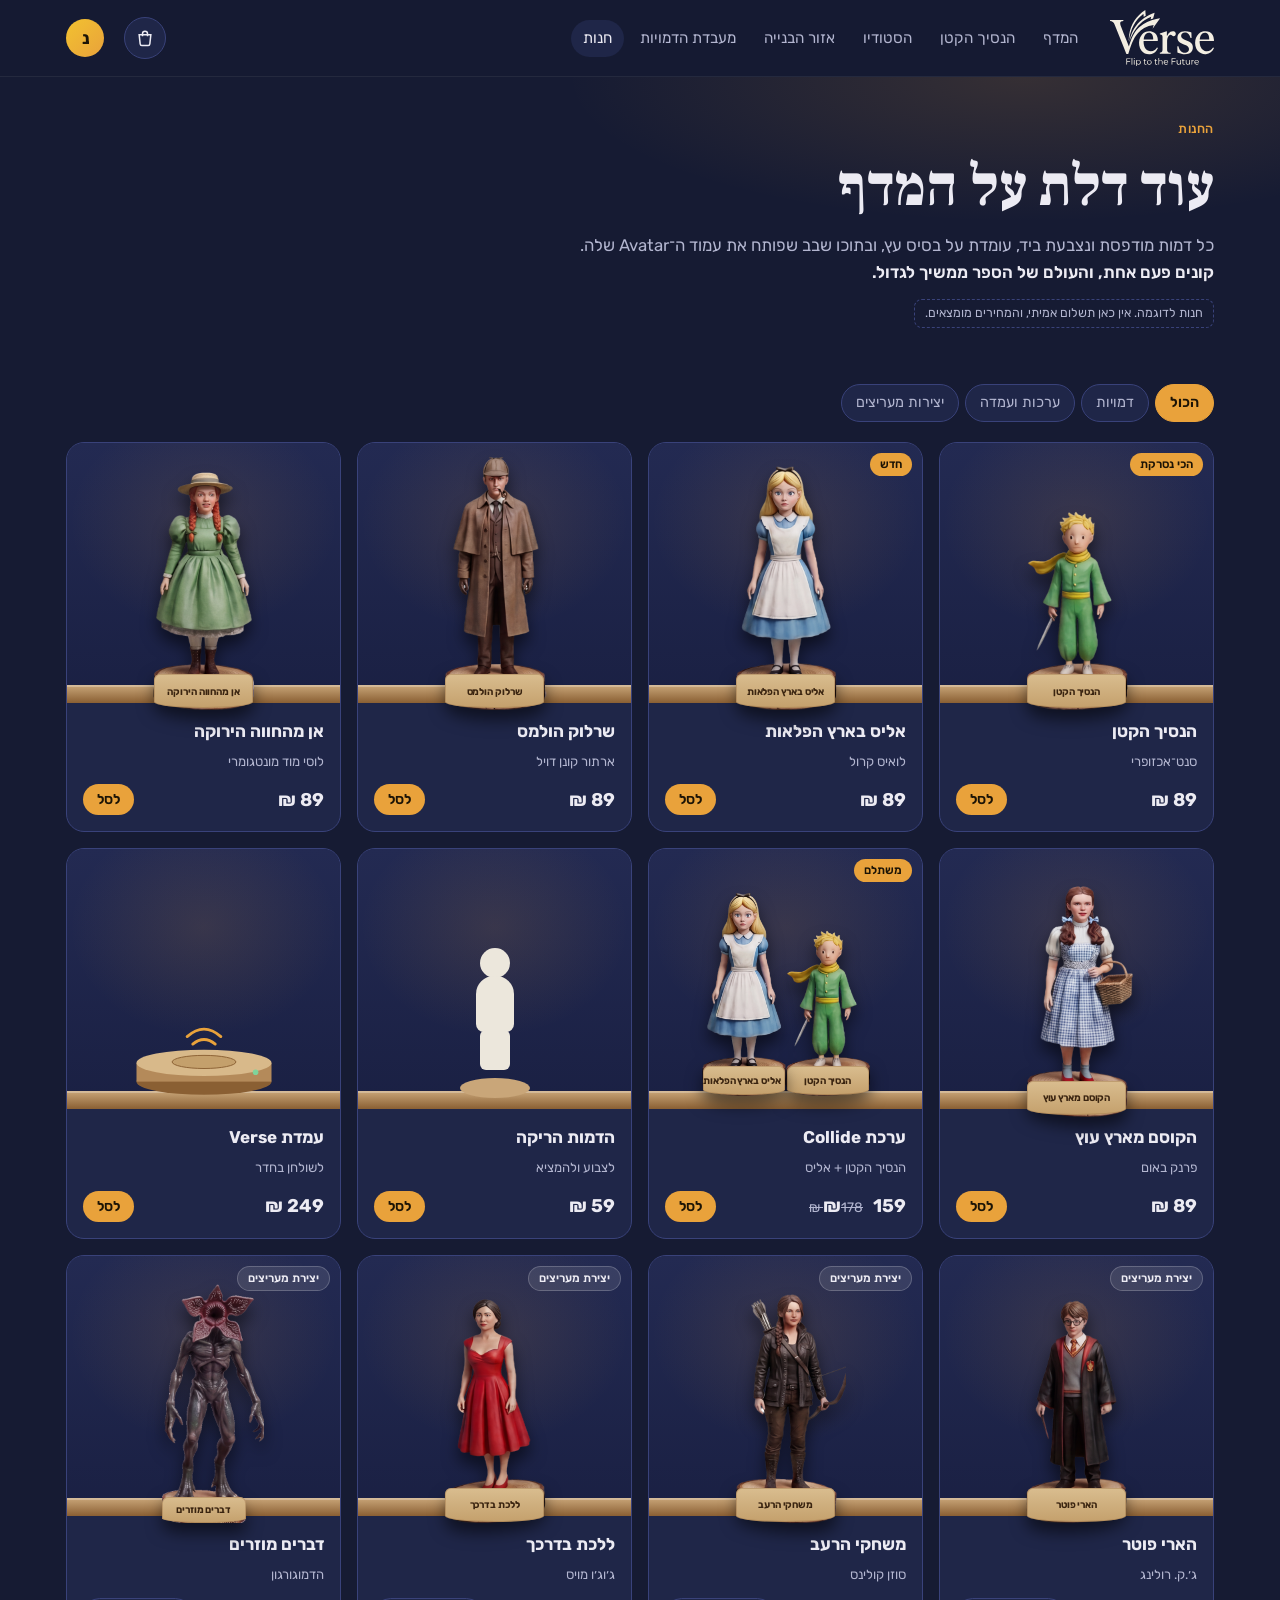
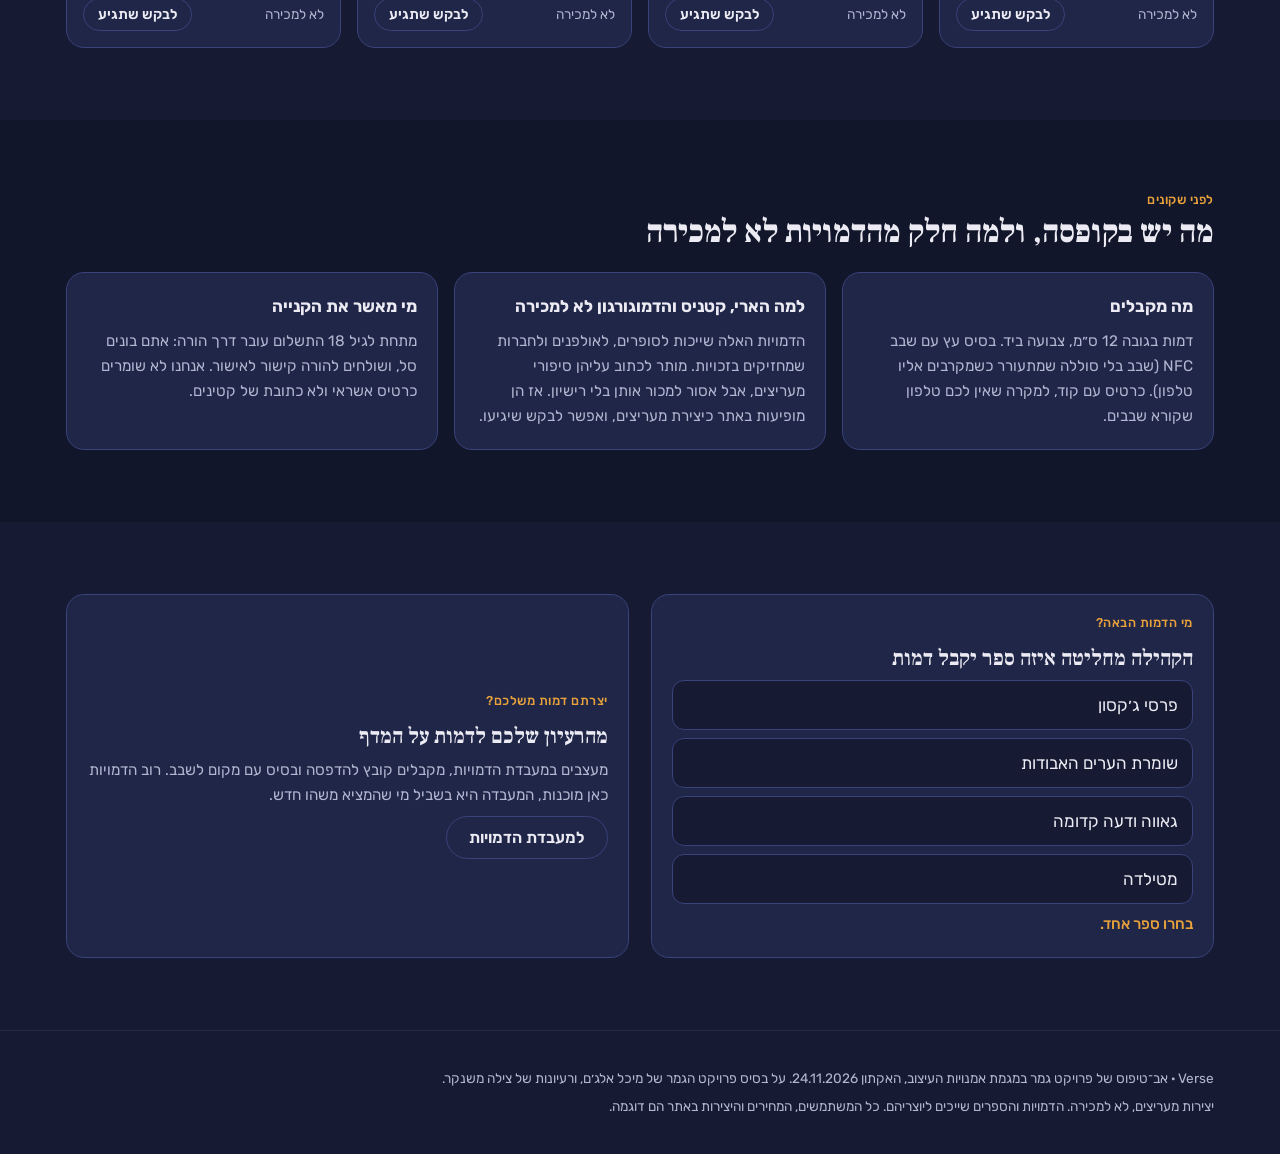
<file: verse/shop.html>
<!doctype html>
<html lang="he" dir="rtl">
<head>
<meta charset="utf-8">
<meta name="viewport" content="width=device-width,initial-scale=1,viewport-fit=cover">
<title>החנות · Verse</title>
<link rel="preconnect" href="https://fonts.googleapis.com">
<link rel="stylesheet" href="https://fonts.googleapis.com/css2?family=Frank+Ruhl+Libre:wght@700;900&family=Rubik:wght@400;500;600;700&display=swap">
<link rel="stylesheet" href="verse.css">
<style>
.shop-hero{background:radial-gradient(ellipse 55% 80% at 80% 0%,#e9a23b26,transparent 65%),var(--night);padding-block:44px 28px}
.shop-hero .wrap{display:grid;gap:12px}
.cart-btn{position:relative;background:var(--night2);border:1px solid var(--line);color:var(--text);width:42px;height:42px;border-radius:50%;display:grid;place-items:center;cursor:pointer}
.cart-btn svg{width:20px;height:20px;fill:none;stroke:currentColor;stroke-width:1.8}
.cart-btn b{position:absolute;top:-4px;left:-4px;min-width:20px;height:20px;border-radius:99px;background:var(--lamp);color:var(--lamp-ink);font-size:.72rem;display:grid;place-items:center;padding:0 5px}
.filters{display:flex;gap:6px;flex-wrap:wrap}
.filters button{background:var(--night2);border:1px solid var(--line);color:var(--muted);border-radius:999px;padding:6px 14px;font:inherit;font-size:.9rem;cursor:pointer}
.filters button.on{background:var(--lamp);border-color:var(--lamp);color:var(--lamp-ink);font-weight:600}
.products{display:grid;grid-template-columns:repeat(4,minmax(0,1fr));gap:16px}
@media (max-width:1000px){.products{grid-template-columns:repeat(3,minmax(0,1fr))}}
@media (max-width:720px){.products{grid-template-columns:repeat(2,minmax(0,1fr));gap:10px}.prod .stage{height:220px}.prod .fig{width:100px}.prod .pair .fig{width:80px}.prod .info{padding:12px}}
.prod{background:var(--night2);border:1px solid var(--line);border-radius:18px;overflow:hidden;display:grid;grid-template-rows:auto 1fr;min-width:0}
.prod .stage{position:relative;height:260px;background:radial-gradient(ellipse 70% 60% at 50% 30%,#e9a23b1f,transparent 70%),linear-gradient(#232a52,#1a2043);display:grid;place-items:end center;padding-top:14px;cursor:pointer;border:0;width:100%;font:inherit;color:inherit}
.prod .stage::after{content:"";position:absolute;inset:auto 0 0;height:18px;background:linear-gradient(#c9a679,#8a5f33);box-shadow:inset 0 2px 0 #ffffff40}
.prod .fig{width:120px;flex:none;z-index:1;margin-bottom:12px;pointer-events:none}
.prod .stage:hover .fig{transform:translateY(-10px) rotate(-2deg)}
.prod .pair{display:flex;gap:0;align-items:flex-end;z-index:1;margin-bottom:12px}
.prod .pair .fig{width:100px;margin:0 -8px}
.prod .plate small{display:none}.prod .plate b{font-size:.62rem;white-space:nowrap;overflow:hidden;text-overflow:ellipsis;max-width:100%;padding:0 4px}
.dlg .plate b{font-size:.8rem}
.prod .badge{position:absolute;top:10px;right:10px;z-index:2;font-size:.72rem;padding:2px 10px;border-radius:99px;background:var(--lamp);color:var(--lamp-ink);font-weight:600}
.prod .badge.fan{background:#ffffff1a;color:var(--text);border:1px solid #ffffff33}
.prod .info{padding:14px 16px 16px;display:grid;gap:6px;align-content:start}
.prod .info small{color:var(--muted);font-size:.82rem}
.prod .row{display:flex;align-items:center;justify-content:space-between;gap:8px;margin-top:6px;flex-wrap:wrap}
.price{font:700 1.15rem var(--f-text)}
.price s{color:var(--muted);font-weight:400;font-size:.85rem;margin-inline-start:6px}
.add{background:var(--lamp);color:var(--lamp-ink);border:0;border-radius:999px;padding:7px 14px;font:600 .88rem var(--f-text);cursor:pointer}
.add.in{background:transparent;color:var(--good);border:1.5px solid var(--good)}
.add.wish{background:transparent;color:var(--text);border:1.5px solid var(--line)}
.add.wish.in{border-color:var(--lamp);color:var(--lamp)}
.owned-chip{font-size:.75rem;color:#bfe8c9;background:#2f8a4a33;border:1px solid #2f8a4a;border-radius:99px;padding:1px 9px;justify-self:start}
.blank{width:70px;height:150px;position:relative;z-index:1;margin-bottom:10px}
.blank i{position:absolute;left:50%;transform:translateX(-50%);background:#ece7dc}
.stand-svg{width:150px;z-index:1;margin-bottom:8px}
.why{display:grid;grid-template-columns:repeat(3,minmax(0,1fr));gap:16px}
@media (max-width:800px){.why{grid-template-columns:1fr}}
.why .card b{font-size:1.05rem}
/* drawer */
.scrim{position:fixed;inset:0;background:#05081499;z-index:70;opacity:0;pointer-events:none;transition:opacity .25s}
.scrim.on{opacity:1;pointer-events:auto}
.drawer{position:fixed;top:0;bottom:0;left:0;width:min(400px,100%);background:var(--night2);border-right:1px solid var(--line);z-index:75;transform:translateX(-100%);transition:transform .3s cubic-bezier(.2,.8,.2,1);display:grid;grid-template-rows:auto 1fr auto;padding-top:env(safe-area-inset-top,0px)}
.drawer.on{transform:none}
.drawer header,.drawer footer{padding:16px 18px;border-bottom:1px solid var(--line);display:flex;justify-content:space-between;align-items:center;gap:10px}
.drawer footer{border-bottom:0;border-top:1px solid var(--line);display:grid;gap:10px;padding-bottom:calc(16px + env(safe-area-inset-bottom,0px))}
.drawer .x{background:none;border:0;color:var(--muted);font-size:1.6rem;cursor:pointer;line-height:1}
.lines{overflow:auto;padding:10px 18px;display:grid;gap:10px;align-content:start}
.line{display:grid;grid-template-columns:52px minmax(0,1fr) auto;gap:12px;align-items:center;background:var(--night);border-radius:14px;padding:8px 10px}
.line img{width:52px;height:64px;object-fit:cover;object-position:top}
.line .qty{display:flex;align-items:center;gap:6px}
.line .qty button{width:26px;height:26px;border-radius:50%;border:1px solid var(--line);background:none;color:var(--text);cursor:pointer;font:inherit}
.ship{font-size:.85rem;color:var(--muted)}
.ship .bar{height:6px;border-radius:99px;background:var(--night3);overflow:hidden;margin-top:6px}
.ship .bar i{display:block;height:100%;background:var(--good);transition:width .3s}
.total{display:flex;justify-content:space-between;font-weight:600;font-size:1.05rem}
.empty-cart{color:var(--muted);text-align:center;padding:40px 10px;display:grid;gap:10px;justify-items:center}
/* dialog */
dialog{border:0;border-radius:22px;padding:0;background:var(--night2);color:var(--text);width:min(760px,calc(100% - 32px));max-height:calc(100% - 40px)}
dialog::backdrop{background:#050814b3}
.dlg{display:grid;grid-template-columns:minmax(0,.9fr) minmax(0,1.1fr)}
@media (max-width:640px){.dlg{grid-template-columns:1fr}.dlg .stage{height:240px!important}}
.dlg .stage{height:100%;min-height:300px;border-radius:0}
.dlg .stage .fig{width:140px}
.dlg .body{padding:22px;display:grid;gap:12px;align-content:start}
.dlg ul{margin:0;padding-inline-start:1.1em;color:var(--muted);display:grid;gap:4px;font-size:.95rem}
.dlg .close{position:absolute;top:10px;left:12px;background:#0006;border:0;color:#fff;width:34px;height:34px;border-radius:50%;font-size:1.3rem;cursor:pointer;z-index:3}
.parent{display:grid;gap:12px;padding:24px;text-align:center;justify-items:center}
.toast{position:fixed;bottom:calc(20px + env(safe-area-inset-bottom,0px));left:50%;transform:translate(-50%,120px);background:var(--paper);color:var(--ink);padding:12px 20px;border-radius:14px;font-weight:600;box-shadow:0 18px 40px -10px #000c;transition:transform .35s;z-index:90;visibility:hidden;max-width:calc(100% - 32px)}
.toast.on{transform:translate(-50%,0);visibility:visible}
</style>
</head>
<body>
<header class="top"><div class="wrap">
  <a class="logo" href="index.html" aria-label="Verse, לעמוד הבית"><svg role="img" aria-label="Verse" id="Layer_2" data-name="Layer 2" xmlns="http://www.w3.org/2000/svg" viewBox="0 0 639.63 346.85" xmlns:c2pa="http://c2pa.org/manifest">
  <g id="Layer_1-2" data-name="Layer 1">
    <g id="ns0aLl.tif">
      <g>
        <g>
          <g>
            <path d="M590.53,253.51c19.09,2.14,33.78-6.17,43.19-22.57,2.26.33,4.13,1.71,5.92,3.44-9.59,21.34-25.96,35.71-49.97,37.45-17.99,1.3-37.06-5.23-48.95-19.11-4.17-4.87-7.58-9.89-10.18-15.78-5.21-11.82-7.51-24.43-7.01-37.34.81-20.85,6.99-39.36,22.37-53.79,6.87-6.45,14.92-10.5,23.84-13.06,5.79-1.66,11.27-2.13,17.33-2.09,8.9.07,17.6,1.21,25.38,5.41s14.66,10.19,19.01,18.34c4.27,7.98,6.65,16.39,7.47,25.42.35,3.89,1.18,7.57.01,11.31l-87.44.03c-.09,3.38-.34,6.51.05,9.65l1.05,8.45c2.54,20.32,15.68,41.76,37.93,44.25ZM608.18,182.15c1.3,0,2.18-.84,2.2-1.77.35-15.55-3.84-39.76-23.31-41.1-6.71-.46-13.7.92-18.9,5.22-8.3,6.87-13.11,16.79-14.91,27.26-.61,3.54-1.42,6.65-.92,10.42l55.84-.04Z"/>
            <path d="M232.58,249.57c13.03,6.79,30.21,5.47,42.48-3.01,5.88-4.06,10.01-9.58,13.81-15.65,2.33.53,4.25,1.71,6.06,3.44-2.88,5.72-5.86,10.95-9.7,15.92-9.84,12.77-24.2,20.39-40.26,21.54-19.57,1.4-38.95-5.81-51.15-21.45-15.01-19.24-18-45.32-12.95-68.66,2.57-11.86,7.79-22.36,15.83-31.51,11.8-13.42,29.21-20.34,47.03-19.51,3.94.18,7.25.13,10.98.94,11.32,2.47,21.31,8.14,28.39,17.41,8.27,11.21,12.6,28.64,10.82,42.1l-87.14.03c-.76,4.05.27,7.77.2,11.63-.05,2.59.47,4.69.87,7.16,2.53,15.69,10.13,32.01,24.72,39.61ZM265.37,182.13c.18-5.2.46-9.04-.41-13.26-1.28-12.03-6.7-26.44-20.15-29.14-7.95-1.59-16.64.32-22.74,5.9-8.77,8.02-13.1,19.26-14.25,30.91-.19,1.91-1.47,3.9-.15,5.62l57.71-.03Z"/>
            <path d="M417.17,263.04c-2.02-.8-2.66-1.91-2.69-3.79l-.32-24.26-.21-11.19c2.25-.35,4.46-.29,6.84-.14,3.98,15.82,11.45,31.82,27.55,37.99,9.86,3.77,24.67,2.25,31.86-5.74,7.8-8.68,8.13-23.63-1.62-32.1-3.45-3-7.31-5.2-11.57-6.96l-12.73-5.25c-16.63-6.85-35.52-14.3-38.9-34.79-1.73-10.51.43-22.79,7.77-30.89,9.6-10.58,22.43-14.89,36.5-15.25,11.67-.3,22.78,1.2,33.7,5.12,2.54.91,5.11,1.37,7.33,3.1l.48,12.76.47,20.88c-2.48.28-4.28.53-6.43.39-4.33-17.82-14.42-34.73-35.05-33.8-5.93.27-11.65,1.53-16.25,5.57-8.29,7.29-8.46,19.84-1.1,28.14,3.4,3.83,7.76,6.42,12.58,8.44l26.04,10.94c12.83,5.39,24.8,14.14,27.54,28.64,1.65,8.72,1.12,17.77-2.37,26.06-9.11,21.67-35.71,27.08-56.93,24.5-11.26-1.37-21.87-4.17-32.49-8.38Z"/>
            <path d="M306.12,263.05c6.74-.38,13.91-3.33,15.61-10.42.72-2.99,1.24-5.7,1.24-8.93l.07-74.25c0-4.37-.02-8.59-1.83-12.43-2.4-5.11-9.69-7.14-14.94-8.18-.27-1.72-.05-3.38.38-4.81l36.76-11.76c1.99-.64,4.2-1.8,5.94-.14,1.6,8.83-.6,19.29,1.12,28.46,7.48-11.64,10.22-19.06,21.69-26.09,8.86-5.6,25.5-6.25,30.95,4.84,2.76,5.63,1.92,12-2.01,17.1-4.72,6.11-13.68,6.23-19.36.86-2.45-2.32-5.32-4.87-9.03-5.07-4.14-.23-8.12,2.33-10.77,5.4-5.8,6.71-8.55,14.95-9.93,23.62-.48,3.01-.89,5.93-.88,9.14l.09,55.17c.01,9.22,5.57,15.61,14.73,16.68l6.97.82c.39,1.78.39,3.56-.13,5.54l-62.9.08c-1.18,0-3.01.84-3.55-.35-.66-1.44-.05-3.26-.22-5.28Z"/>
          </g>
          <g>
            <path d="M.48,61.36l81.48.02c.33,2.11.48,4.09-.12,6.18-4.94.23-9.91.97-14.16,3.62-8.12,5.06-4.79,18.03-1.97,25.42l7.35,19.21,10.61,26.8,14.48,36.43,18.1,45.7c3.81-11.71,6.04-22.25,10.4-32.78,3.26-10.67,7.7-20.35,12.51-30.4,6.75-14.41,19.19-33.29,30.05-44.75,4.12-4.35,7.96-8.49,12.48-12.48,14.25-12.59,29.73-22.74,47.08-30.76s36.08-14.61,55.17-18.58l14.49-3.01c3.67-.76,6.28-1.16,9.78-1.98-.5,2.1-1.8,3.07-2.95,4.67l-30.19,42.11-12.83,18.52,6.3-23.49c-20.46,2.47-40.26,8.52-58.27,18.45-14.5,8-26.57,18.31-37.63,30.49-8.13,8.96-14.78,18.61-20.87,29.11-11.73,20.25-22.27,46.74-29.36,69.09l-10.17,32.02c-3.36.18-6.39.16-9.61-.11-1.24-.1-1.95-1.2-2.42-2.37l-20.14-50.19L28.12,88.65c-2.41-6-6.06-10.93-10.71-15.05s-10.66-5.55-16.79-6.14c-.89-1.93-.72-4.01-.14-6.1Z"/>
            <path d="M139.06,147.2c-4.54,8.88-8.6,17.49-12.13,26.84-2.25,5.97-4.54,11.57-6.16,17.73-.28,1.05-.93,2.13-1.52,3.17-.15-2.7.78-5.04,1.36-7.69,5.13-23.66,14.4-50.94,27.04-71.61,4.08-6.67,8.09-12.92,12.84-19.12,13.88-18.1,30.55-33.96,49.54-46.72,19.68-13.6,41.43-23.87,64.56-32.29l-8.09,30.86c-.69,2.63-1.5,4.52-4.55,4.73-3.91,1.21-7.94,2.37-11.93,3.93l3.25-15.53c-14.12,5.42-26.27,12.31-38.42,19.95-9.85,6.2-18.43,13.19-27.06,21-19.95,18.04-36.46,40.79-48.71,64.76Z"/>
            <path d="M172.54,54.24c-22.15,25.36-36.76,54.47-46.35,86.67-3.7,12.41-6.53,24.41-8.74,37.14-.64,3.71-.9,7.2-2.13,11.01-1.13-2.95.06-5.74.13-8.69.21-8.83,1.14-17.05,2.32-25.87C126.8,87.32,160.92,36.72,217.15,0l1.69,24.91c.24,3.47.62,6.73.6,10.21-3.85,2.27-7.38,4.46-10.84,7.07-2.16,1.62-1.18-3.7-1.78-6.84-.68-3.54-.64-6.95-1.08-10.64-2.37.46-3.42,1.79-4.88,2.85-8.13,5.93-21.61,19-28.31,26.68Z"/>
          </g>
        </g>
        <g>
          <path d="M189.07,318.92c1.06,7.2-2.1,14.52-8.44,16.79-5.51,1.97-10.44.75-14.94-3.31-1.37,4.9.17,9.16-.8,13.63-.24,1.08-3.21,1.06-4.12.11l.08-38.78c1.38-.46,3.48-.66,4.09.49.56,1.05-.36,2.42.65,3.58,2.58-3.18,5.77-4.54,9.8-4.59,7.12-.08,12.65,5.1,13.67,12.07ZM180.04,331.07c6.35-3.74,5.96-14.39.75-18.21-2.28-1.67-5.12-2.05-8.05-1.49-5.19.99-7.9,6.06-7.42,11.13.35,3.73,1.86,6.77,4.79,8.41,3.11,1.74,6.56,2.15,9.94.16Z"/>
          <path d="M526.73,329.82c4.74,4.19,11.25,2.86,15.43-.99,1.42-.14,2.97,2.71,1.91,3.78-4.94,4.93-12.37,5.17-18.24,1.76-4.6-2.67-6.86-7.35-6.99-12.69s2.55-10.16,6.84-12.78c4.68-2.86,10.76-2.73,15.15.56s5.98,8.22,5.39,13.49l-15.2.4c-1.93.05-5.26-1.23-6.75.51-1.35,1.59.97,4.65,2.45,5.96ZM541.91,319.5c-.66-5.37-3.99-8.21-8.36-8.38-5.11-.68-9.52,2.88-10.09,8.28,6.34.35,12.27.63,18.45.1Z"/>
          <path d="M319.52,335.81c-.91-5.81-.24-11.43-.42-17.11-.15-4.59-3.4-7.53-7.84-7.59-4.91-.07-8.93,3.31-8.96,8.39l-.12,16.2c-.37,1.05-3.33,1.1-4.22.23l-.06-40.07c1.35-.67,2.68-.5,4.14-.19l.47,14.93c4.7-3.88,10.72-4.91,15.67-2.18,3.63,2.01,5.17,6.21,5.37,10.24.28,5.75,0,11.11-.17,16.92-.03,1.04-3.68,1.33-3.85.23Z"/>
          <path d="M335.32,323.15c-1.31,0-.1,7.48,7.77,9.1,4.15.86,7.45-.87,10.45-3.77l2.63,3.43c-3.99,4.03-8.94,5.54-14.74,4.32-7.95-1.67-13.38-10.59-10.52-19.55,1.28-4.01,4.53-7.52,7.91-8.78,4.54-1.69,9.35-1.35,12.88,1.27,4.5,3.34,6.59,8.6,5.67,13.87l-22.05.11ZM353.04,319.67c-.28-5.67-4.31-8.78-9.29-8.63-7.55.23-9.19,7.01-8.6,7.89.96,1.43,14.49.67,17.89.74Z"/>
          <path d="M123.34,319.85l-13.48.43c-1.11.04-3.9-1-4.35.5l-.78,14.92c-.06,1.15-3.8,1.09-4.29-.01l-.05-9.5-.02-16c0-3.69.28-7.18-.1-10.85-.05-.46.18-1.01.33-1.23.2-.29.86-.63,1.44-.56,2.83.36,5.49.02,8.35.05l15.41.16c.54,1.4.45,2.66.15,4.1l-20.74.18c-.11,4.71-.37,9.04.16,13.6l17.81.28c.87.68,1.01,3.09.14,3.92Z"/>
          <path d="M402,319.67c-2.99,1.53-13.75-.42-18.47.41l-.3,15.54c-.02,1.1-3.66,1.27-3.99.21-.45-2.79-.32-6.2-.33-9.15l-.11-26.99c0-.65.19-1.32.46-1.69.21-.29.82-.49,1.48-.47l23.37.43c1.02.02,1.05,3.01.31,3.76l-20.86.35-.12,13.55,18.58.3c.57.64.89,3.28,0,3.74Z"/>
          <path d="M256.37,321.7c0,8.09-6.56,14.65-14.66,14.65s-14.66-6.56-14.66-14.65,6.56-14.65,14.66-14.65,14.66,6.56,14.66,14.65ZM247.75,330.35c3.49-2.57,3.92-6.97,3.52-10.79-.53-5.03-4.04-8.22-8.97-8.5-4.98-.27-8.78,2.57-10.04,7.31-1.54,5.79,1.28,11.72,6.04,13.44,3.12,1.13,6.61.63,9.46-1.46Z"/>
          <path d="M435.99,324.41c.04,3.93.1,7.47-.29,11.1-.14,1.3-3.73,1.24-3.94.19l-.66-3.28c-3.29,3.89-8.14,4.95-12.94,3.58-11.51-3.29-7.23-19.11-8.15-28.43,1.58-.7,3.05-.76,4.74-.23l.12,17.31c.02,3.45,1.95,6.31,5.24,7.25,2.61.75,5.03.52,7.54-.93,1.79-1.03,3.69-3.59,3.72-6.3l.19-17.09c1.32-.67,2.63-.76,4.23-.24l.19,17.05Z"/>
          <path d="M491.8,307.54l.1,27.12c0,.56-.04,1.01-.25,1.32-.32.48-2.79.92-3.88-.13-.6-.58.04-1.28-.54-2.98-5.09,4.4-11.58,5.01-17.1,1.14-2.78-1.95-4.1-5.49-4.1-8.99v-17.47c1.12-.89,3.03-.62,4.25-.04l.26,17.67c.02,1.3.6,3.09,1.43,4.15,2.91,3.69,8.85,4.25,12.29.97,2.01-1.92,3.1-4.87,3.14-7.6l.22-15.16c.76-.85,2.71-.54,4.19,0Z"/>
          <path d="M458.34,331.46c.92-.4,2.37,2.44,1.8,3.27-3.87,3.2-10.29,2.35-12.87-2.01-.9-1.52-1.13-3.51-1.15-5.21l-.14-16.05c-1.43-.66-2.88,0-4.14-.67-.76-.4-.77-2.8-.04-3.25,1.06-.65,2.57.03,3.64-.5,1.38-1.58.31-3.92,1.08-5.69.4-.93,3.66-.92,3.76.02l.6,5.67c2.38.37,5.27-.2,7.53.53.79.26.72,2.9-.08,3.19-2.21.8-4.71.41-7.61.7l.24,18.23c.02,1.57,1.68,2.25,2.61,2.57,1.37.48,2.98-.02,4.77-.8Z"/>
          <path d="M290.15,331.2c1.13.76,1.38,1.96,2.03,2.8-1.28,1.85-3.25,2.35-5.37,2.56-5.04.5-9.04-2.83-9.23-7.92-.22-5.65.31-11.25-.28-16.86-.78-1.09-2.92-.38-4.08-.75-.92-.3-.96-2.92-.2-3.43,1.09-.72,2.89.02,4.07-.57l.72-5.84c.6-.71,3.26-.72,3.69.13l.73,5.88c2.48.33,5.06-.32,7.46.28.68.57.39,2.46.16,3.37-2.49.81-4.9.24-7.8.72l-.12,16.11c-.01,1.89,1.04,3.67,2.34,4.33,1.85.93,3.87.57,5.87-.81Z"/>
          <path d="M222.47,331.54c1.36-.55,2.92,2.16,1.84,3.18-2.55,2.39-6.47,2.32-9.58.9-2.75-1.25-4.08-4.02-4.14-7.05l-.29-17.18-3.88-.54c-.85-.12-.81-3.21.03-3.33l3.73-.54.52-5.64c.41-.94,3.67-.94,3.76.01l.55,5.68c2.41.61,4.85-.04,7.33.32,1.11.16,1.2,1.7,1.11,2.43-.4,3.23-6.04.16-8.6,1.87,1.18,6.3-2.4,17.69,2.51,20.38,1.76.96,3.21.28,5.12-.49Z"/>
          <rect x="132.7" y="295.45" width="4.63" height="40.95" transform="translate(-.36 .15) rotate(-.06)"/>
          <path d="M515.18,311.31c-13.66.27-8.18,16.05-9.6,24.46-.59.97-3.27.95-4.29.16l-.02-28.22c.47-.99,3.27-.97,3.81-.13.63.98-.19,2.52.97,3.38,2.61-2.54,5.69-4.63,9.16-3.65.95.47.59,3.04-.03,4Z"/>
          <path d="M151.55,334.38c.11.72-.35,1.37-.57,1.65-.26.35-3.05.85-3.88-.23-.31-.4-.59-25.04.07-27.97.69-.94,3.17-.84,4.01.04.09,5.76.54,11.91.34,17.78-.1,2.99-.46,5.62.03,8.72Z"/>
          <path d="M149.91,301.65c-1.9.92-3.67-1.37-3.74-2.82-.1-2.35,1.79-3.95,4.07-3.33,1.4.38,1.93,1.8,1.98,2.95.06,1.27-.63,2.37-2.32,3.2Z"/>
        </g>
      </g>
    </g>
  </g>
<metadata><c2pa:manifest>[base64]/QnuXC752r6Lf/[base64]/[base64]/[base64]/[base64]/3cyjxFA3Qo5S46fX0/ihY0VZ7mfb9KF703t5OjWDBWMA4GA1UdDwEB/wQEAwIHgDAVBgNVHSUEDjAMBgorBgEEAYPoXgIBMAwGA1UdEwEB/wQCMAAwHwYDVR0jBBgwFoAUzlHiBIFOZFsj+OPEz5o+nMHXXMIwCgYIKoZIzj0EAwMDZwAwZAIwMXMdFJ4BetLLVY7ORuE9noqbbAZOZn/aArXyTwFAZfKrPzxF2vPoJNf1+UCdg1XGAjBwX1zd9WGqYkqmL5SFqw1QySjr1zJfpJM9+1rdDwSPLMOPOjKuiXjoU/[base64]</c2pa:manifest></metadata></svg></a>
  <nav class="nav" aria-label="ראשי">
    <a href="index.html">המדף</a>
    <a href="prince.html">הנסיך הקטן</a>
    <a href="studio.html">הסטודיו</a>
    <a href="build.html">אזור הבנייה</a>
    <a href="lab.html">מעבדת הדמויות</a>
    <a href="shop.html" aria-current="page">חנות</a>
  </nav>
  <button class="cart-btn" id="openCart" aria-label="הסל שלי"><svg viewBox="0 0 24 24"><path d="M5 8h14l-1.2 11.2a2 2 0 0 1-2 1.8H8.2a2 2 0 0 1-2-1.8z"/><path d="M9 10V7a3 3 0 0 1 6 0v3"/></svg><b id="count" hidden>0</b></button>
  <a class="me" href="me.html" aria-label="המדף שלי">נ</a>
</div></header>

<main>
<section class="shop-hero"><div class="wrap">
  <span class="eyebrow">החנות</span>
  <h1>עוד דלת על המדף</h1>
  <p class="lead">כל דמות מודפסת ונצבעת ביד, עומדת על בסיס עץ, ובתוכו שבב שפותח את עמוד ה־Avatar שלה. <b>קונים פעם אחת, והעולם של הספר ממשיך לגדול.</b></p>
  <span class="demo-note" style="justify-self:start">חנות לדוגמה. אין כאן תשלום אמיתי, והמחירים מומצאים.</span>
</div></section>

<section class="band" style="padding-top:28px"><div class="wrap" style="display:grid;gap:20px">
  <div class="filters" id="filters" role="group" aria-label="סינון">
    <button class="on" data-f="all">הכול</button>
    <button data-f="fig">דמויות</button>
    <button data-f="kit">ערכות ועמדה</button>
    <button data-f="fan">יצירות מעריצים</button>
  </div>
  <div class="products" id="products"></div>
</div></section>

<section class="band" style="background:#12162b"><div class="wrap" style="display:grid;gap:22px">
  <div><span class="eyebrow">לפני שקונים</span><h2>מה יש בקופסה, ולמה חלק מהדמויות לא למכירה</h2></div>
  <div class="why">
    <div class="card"><b>מה מקבלים</b><p>דמות בגובה 12 ס״מ, צבועה ביד. בסיס עץ עם שבב NFC (שבב בלי סוללה שמתעורר כשמקרבים אליו טלפון). כרטיס עם קוד, למקרה שאין לכם טלפון שקורא שבבים.</p></div>
    <div class="card"><b>למה הארי, קטניס והדמוגורגון לא למכירה</b><p>הדמויות האלה שייכות לסופרים, לאולפנים ולחברות שמחזיקים בזכויות. מותר לכתוב עליהן סיפורי מעריצים, אבל אסור למכור אותן בלי רישיון. אז הן מופיעות באתר כיצירת מעריצים, ואפשר לבקש שיגיעו.</p></div>
    <div class="card"><b>מי מאשר את הקנייה</b><p>מתחת לגיל 18 התשלום עובר דרך הורה: אתם בונים סל, ושולחים להורה קישור לאישור. אנחנו לא שומרים כרטיס אשראי ולא כתובת של קטינים.</p></div>
  </div>
</div></section>

<section class="band"><div class="wrap grid g2" style="gap:22px">
  <div class="card">
    <span class="eyebrow">מי הדמות הבאה?</span>
    <h3 class="h-sub">הקהילה מחליטה איזה ספר יקבל דמות</h3>
    <div class="vote" id="vote"></div>
    <p id="voteMsg" style="color:var(--lamp);font-weight:500"></p>
  </div>
  <div class="card" style="align-content:center">
    <span class="eyebrow">יצרתם דמות משלכם?</span>
    <h3 class="h-sub">מהרעיון שלכם לדמות על המדף</h3>
    <p>מעצבים במעבדת הדמויות, מקבלים קובץ להדפסה ובסיס עם מקום לשבב. רוב הדמויות כאן מוכנות, המעבדה היא בשביל מי שהמציא משהו חדש.</p>
    <a class="btn btn-ghost" href="lab.html" style="justify-self:start">למעבדת הדמויות</a>
  </div>
</div></section>
</main>

<footer class="footer"><div class="wrap" style="display:grid;gap:6px">
  <p>Verse · אב־טיפוס של פרויקט גמר במגמת אמנויות העיצוב, האקתון 24.11.2026. על בסיס פרויקט הגמר של מיכל אלג׳ם, ורעיונות של צילה משנקר.</p>
  <p>יצירות מעריצים, לא למכירה. הדמויות והספרים שייכים ליוצריהם. כל המשתמשים, המחירים והיצירות באתר הם דוגמה.</p>
</div></footer>

<div class="scrim" id="scrim"></div>
<aside class="drawer" id="drawer" aria-label="הסל" aria-hidden="true">
  <header><h3 style="font:900 1.3rem var(--f-head)">הסל שלי</h3><button class="x" id="closeCart" aria-label="לסגור">×</button></header>
  <div class="lines" id="lines"></div>
  <footer id="cartFoot"></footer>
</aside>

<dialog id="dlg"></dialog>
<div class="toast" id="toast" role="status"></div>

<script>
const $=s=>document.querySelector(s);
const store={get(k,d){try{const v=localStorage.getItem('verse-'+k);return v?JSON.parse(v):d}catch(e){return d}},set(k,v){try{localStorage.setItem('verse-'+k,JSON.stringify(v))}catch(e){}}};
const FREE=150;
const P=[
 {id:'prince',type:'fig',t:'הנסיך הקטן',a:'סנט־אכזופרי',price:89,badge:'הכי נסרקת',opens:['עמוד ה־Avatar עם 1,204 קוראים','6 ארטיפקטים לאסוף, כולל שרביט הבאובב הנדיר','Collide פתוח עם הארי פוטר','הספר המקורי, להמשיך מאיפה שעצרתם']},
 {id:'alice',type:'fig',t:'אליס בארץ הפלאות',a:'לואיס קרול',price:89,badge:'חדש',opens:['עמוד ה־Avatar של אליס','6 ארטיפקטים, כולל השעון של הארנב','משחק ״למטה במחילה״','הספר המקורי']},
 {id:'sherlock',type:'fig',t:'שרלוק הולמס',a:'ארתור קונן דויל',price:89,opens:['עמוד ה־Avatar של שרלוק','חידה חדשה כל שבוע מהקהילה','6 ארטיפקטים, כולל זכוכית המגדלת','הסיפורים המקוריים']},
 {id:'anne',type:'fig',t:'אן מהחווה הירוקה',a:'לוסי מוד מונטגומרי',price:89,opens:['עמוד ה־Avatar של אן','מחברת ״מקום לדמיון״ לכתיבה','6 ארטיפקטים','הספר המקורי']},
 {id:'oz',type:'fig',t:'הקוסם מארץ עוץ',a:'פרנק באום',price:89,opens:['עמוד ה־Avatar של דורותי','משחק ״דרך הלבנים הצהובות״','6 ארטיפקטים, כולל הנעליים האדומות','הספר המקורי']},
 {id:'kit',type:'kit',t:'ערכת Collide',a:'הנסיך הקטן + אליס',pair:['prince','alice'],price:159,was:178,badge:'משתלם',opens:['שתי דמויות על בסיס כפול','Collide חדש שנפתח רק עם שתיהן','ארטיפקט משותף נדיר','שני הספרים']},
 {id:'blank',type:'kit',t:'הדמות הריקה',a:'לצבוע ולהמציא',price:59,opens:['דמות לבנה בלי פנים, על בסיס עץ','שבב ריק: אתם מחליטים מה הוא פותח','ערכת צבעים קטנה','מקום בעמוד ״הדמויות שלנו״']},
 {id:'stand',type:'kit',t:'עמדת Verse',a:'לשולחן בחדר',price:249,opens:['מניחים דמות והספר מתחיל להישמע','מרימים אותה והקריאה עוצרת בדיוק שם','עובדת עם כל הדמויות','גם בלי טלפון ביד']},
 {id:'harry',type:'fan',t:'הארי פוטר',a:'ג׳.ק. רולינג',opens:['עמוד Avatar של מעריצים','Collide עם הנסיך הקטן']},
 {id:'hunger',type:'fan',t:'משחקי הרעב',a:'סוזן קולינס',opens:['עמוד Avatar של מעריצים']},
 {id:'walk',type:'fan',t:'ללכת בדרכך',a:'ג׳וג׳ו מויס',opens:['עמוד Avatar של מעריצים']},
 {id:'demo',type:'fan',t:'דברים מוזרים',a:'הדמוגורגון',pl:'bottom:0;height:10.5%;left:15%;right:15%',opens:['עמוד Avatar של מעריצים','Collide פתוח עם שרלוק: מי יפתור את התעלומה בהוקינס?']},
];
const byId=Object.fromEntries(P.map(p=>[p.id,p]));
let cart=store.get('cart',{}), wish=store.get('wish',[]), filter='all';
const owned=store.get('owned-prince',false);
const fig=(id,cls='')=>`<span class="fig ${cls}"><img src="img/${id}.png" alt=""><span class="plate"${byId[id].pl?` style="${byId[id].pl}"`:''}><span><b>${byId[id].t}</b><small>${byId[id].a}</small></span></span></span>`;
const blankFig=`<div class="blank" aria-hidden="true"><i style="top:0;width:30px;height:30px;border-radius:50%"></i><i style="top:28px;width:38px;height:56px;border-radius:18px 18px 8px 8px"></i><i style="top:82px;width:30px;height:40px;border-radius:6px"></i><i style="bottom:0;width:70px;height:20px;border-radius:50%;background:#c9a679"></i></div>`;
const standSvg=`<svg class="stand-svg" viewBox="0 0 160 90" aria-hidden="true"><ellipse cx="80" cy="70" rx="72" ry="14" fill="#8a5f33"/><rect x="8" y="50" width="144" height="20" fill="#b48a5a"/><ellipse cx="80" cy="50" rx="72" ry="14" fill="#d8b98a"/><ellipse cx="80" cy="49" rx="34" ry="7" fill="#c4a06c" stroke="#8a5f33" stroke-width="1"/><path d="M68 30q12-10 24 0M62 22q18-16 36 0" stroke="#e9a23b" stroke-width="3" fill="none" stroke-linecap="round"/><circle cx="135" cy="60" r="3" fill="#7fd39a"/></svg>`;
function visual(p){if(p.pair)return `<span class="pair">${p.pair.map(i=>fig(i)).join('')}</span>`;if(p.id==='blank')return blankFig;if(p.id==='stand')return standSvg;return fig(p.id);}

function draw(){
 $('#products').innerHTML=P.filter(p=>filter==='all'||p.type===filter).map(p=>{
  const fan=p.type==='fan', inCart=cart[p.id], wished=wish.includes(p.id);
  const badge=fan?'<span class="badge fan">יצירת מעריצים</span>':p.badge?`<span class="badge">${p.badge}</span>`:'';
  const action=fan?`<button class="add wish ${wished?'in':''}" data-w="${p.id}">${wished?'✓ ביקשתם':'לבקש שתגיע'}</button>`
    :`<button class="add ${inCart?'in':''}" data-a="${p.id}">${inCart?'✓ בסל':'לסל'}</button>`;
  const price=fan?'<span class="muted" style="font-size:.85rem">לא למכירה</span>':`<span class="price">${p.price} ₪${p.was?`<s>${p.was} ₪</s>`:''}</span>`;
  return `<article class="prod"><button class="stage" data-d="${p.id}" aria-label="פרטים על ${p.t}">${badge}${visual(p)}</button>
   <div class="info"><b>${p.t}</b><small>${p.a}</small>${p.id==='prince'&&owned?'<span class="owned-chip">כבר על המדף שלך. אפשר לקנות במתנה</span>':''}<div class="row">${price}${action}</div></div></article>`;}).join('');
 $('#products').querySelectorAll('[data-a]').forEach(b=>b.onclick=()=>add(b.dataset.a));
 $('#products').querySelectorAll('[data-w]').forEach(b=>b.onclick=()=>toggleWish(b.dataset.w));
 $('#products').querySelectorAll('[data-d]').forEach(b=>b.onclick=()=>detail(b.dataset.d));
 drawCart();
}
function add(id){cart[id]=(cart[id]||0)+1;store.set('cart',cart);draw();toast(`${byId[id].t} בסל. ${byId[id].type==='fig'?'עוד דלת על המדף.':''}`);}
function toggleWish(id){wish=wish.includes(id)?wish.filter(x=>x!==id):[...wish,id];store.set('wish',wish);draw();if(wish.includes(id))toast('נרשם. אם יהיה רישיון, תהיו הראשונים לדעת.');}
function sum(){return Object.entries(cart).reduce((s,[id,q])=>s+byId[id].price*q,0);}
function drawCart(){
 const n=Object.values(cart).reduce((a,b)=>a+b,0);const c=$('#count');c.hidden=!n;c.textContent=n;
 if(!n){$('#lines').innerHTML=`<div class="empty-cart"><span style="font-size:2rem">🫙</span><b>הסל ריק</b><p>המדף מחכה. בחרו דמות אחת להתחלה.</p></div>`;$('#cartFoot').innerHTML='';return;}
 $('#lines').innerHTML=Object.entries(cart).map(([id,q])=>{const p=byId[id];const im=p.pair?p.pair[0]:(p.id==='blank'||p.id==='stand')?null:p.id;
  return `<div class="line">${im?`<img src="img/${im}.png" alt="">`:`<span style="font-size:1.6rem;text-align:center">${p.id==='stand'?'🪵':'⚪'}</span>`}<div><b style="font-size:.95rem">${p.t}</b><div class="muted" style="font-size:.82rem">${p.price*q} ₪</div></div><div class="qty"><button data-m="${id}" aria-label="להוריד אחד">−</button><span>${q}</span><button data-p="${id}" aria-label="להוסיף אחד">+</button></div></div>`;}).join('');
 const s=sum(),left=Math.max(0,FREE-s);
 $('#cartFoot').innerHTML=`<div class="ship">${left?`עוד ${left} ₪ ומשלוח חינם`:'יש משלוח חינם 🎉'}<div class="bar"><i style="width:${Math.min(100,s/FREE*100)}%"></i></div></div><div class="total"><span>סך הכול</span><span>${s} ₪</span></div><button class="btn btn-lamp" id="checkout" style="justify-content:center">לשלוח להורה לאישור</button><p class="muted" style="font-size:.78rem;text-align:center">ההורה מקבל קישור, רואה את הסל ומשלם. אתם לא מזינים פרטי תשלום.</p>`;
 $('#lines').querySelectorAll('[data-p]').forEach(b=>b.onclick=()=>{cart[b.dataset.p]++;store.set('cart',cart);draw();});
 $('#lines').querySelectorAll('[data-m]').forEach(b=>b.onclick=()=>{const id=b.dataset.m;cart[id]--;if(!cart[id])delete cart[id];store.set('cart',cart);draw();});
 $('#checkout').onclick=parent;
}
function openCart(on){$('#drawer').classList.toggle('on',on);$('#scrim').classList.toggle('on',on);$('#drawer').setAttribute('aria-hidden',!on);if(on)$('#closeCart').focus();}
$('#openCart').onclick=()=>openCart(true);$('#closeCart').onclick=()=>openCart(false);$('#scrim').onclick=()=>openCart(false);
document.addEventListener('keydown',e=>{if(e.key==='Escape')openCart(false);});
const dlg=$('#dlg');
function detail(id){const p=byId[id],fan=p.type==='fan';
 dlg.innerHTML=`<div class="dlg" style="position:relative"><button class="close" aria-label="לסגור">×</button><div class="prod" style="border:0;border-radius:0"><div class="stage" style="cursor:default">${visual(p)}</div></div>
 <div class="body"><span class="eyebrow" style="margin:0">${fan?'יצירת מעריצים · לא למכירה':p.type==='fig'?'Verse Avatar':'ערכה'}</span><h2>${p.t}</h2><p class="muted">${p.a}</p>
 <b>${fan?'מה יש באתר':'מה השבב פותח'}</b><ul>${p.opens.map(o=>`<li>${o}</li>`).join('')}</ul>
 ${fan?`<p class="muted" style="font-size:.9rem">הדמות הזאת שייכת לבעלי הזכויות. אפשר ליצור עליה באתר, אבל לא לקנות אותה.</p><button class="add wish ${wish.includes(id)?'in':''}" id="dAct" style="justify-self:start;padding:10px 18px">${wish.includes(id)?'✓ ביקשתם':'לבקש שתגיע ברישיון'}</button>`
 :`<div class="row" style="justify-content:flex-start;gap:14px"><span class="price">${p.price} ₪</span><button class="add" id="dAct" style="padding:10px 18px">להוסיף לסל</button></div>`}
 ${p.type==='fig'&&p.id!=='prince'?'':''}${p.id==='prince'?'<a href="prince.html" style="color:var(--lamp);font-size:.9rem">לעמוד ה־Avatar של הנסיך הקטן</a>':''}</div></div>`;
 dlg.querySelector('.close').onclick=()=>dlg.close();
 $('#dAct').onclick=()=>{fan?toggleWish(id):add(id);dlg.close();};
 dlg.showModal();}
dlg.addEventListener('click',e=>{if(e.target===dlg)dlg.close();});
function parent(){
 dlg.innerHTML=`<div class="parent"><span style="font-size:2.4rem">📨</span><h2>הסל נשלח להורה</h2><p class="muted" style="max-width:38ch">בגרסה אמיתית ההורה היה מקבל הודעה עם הסל (${sum()} ₪), מאשר ומשלם. כאן זו רק הדגמה, ושום דבר לא נשלח.</p><button class="btn btn-lamp" id="ok">הבנתי</button></div>`;
 $('#ok').onclick=()=>{dlg.close();cart={};store.set('cart',cart);openCart(false);draw();toast('הסל התרוקן. ההדגמה הסתיימה.');};
 dlg.showModal();}
$('#filters').querySelectorAll('button').forEach(b=>b.onclick=()=>{filter=b.dataset.f;$('#filters').querySelectorAll('button').forEach(z=>z.classList.toggle('on',z===b));draw();});
function toast(t){const el=$('#toast');el.textContent=t;el.classList.add('on');clearTimeout(toast.t);toast.t=setTimeout(()=>el.classList.remove('on'),2400);}

// vote (shared key with the home page)
const OPTS=[['פרסי ג׳קסון',412],['שומרת הערים האבודות',388],['גאווה ודעה קדומה',207],['מטילדה',164]];
let mine=null;try{mine=localStorage.getItem('verse-vote')}catch(e){}
function drawVote(){const tot=OPTS.reduce((s,o)=>s+o[1]+(mine===o[0]?1:0),0);const v=$('#vote');v.innerHTML='';
 OPTS.forEach(o=>{const n=o[1]+(mine===o[0]?1:0);const b=document.createElement('button');if(mine===o[0])b.className='mine';
  b.innerHTML=`<i style="width:${mine?Math.round(n/tot*100):0}%"></i><span>${o[0]}</span><b>${mine?Math.round(n/tot*100)+'%':''}</b>`;
  b.onclick=()=>{mine=o[0];try{localStorage.setItem('verse-vote',mine)}catch(e){};drawVote();};v.appendChild(b);});
 $('#voteMsg').textContent=mine?`הצבעתם ל${mine}. התוצאות נסגרות ביום חמישי.`:'בחרו ספר אחד.';}
drawVote();draw();
</script>
</body>
</html>
</file>
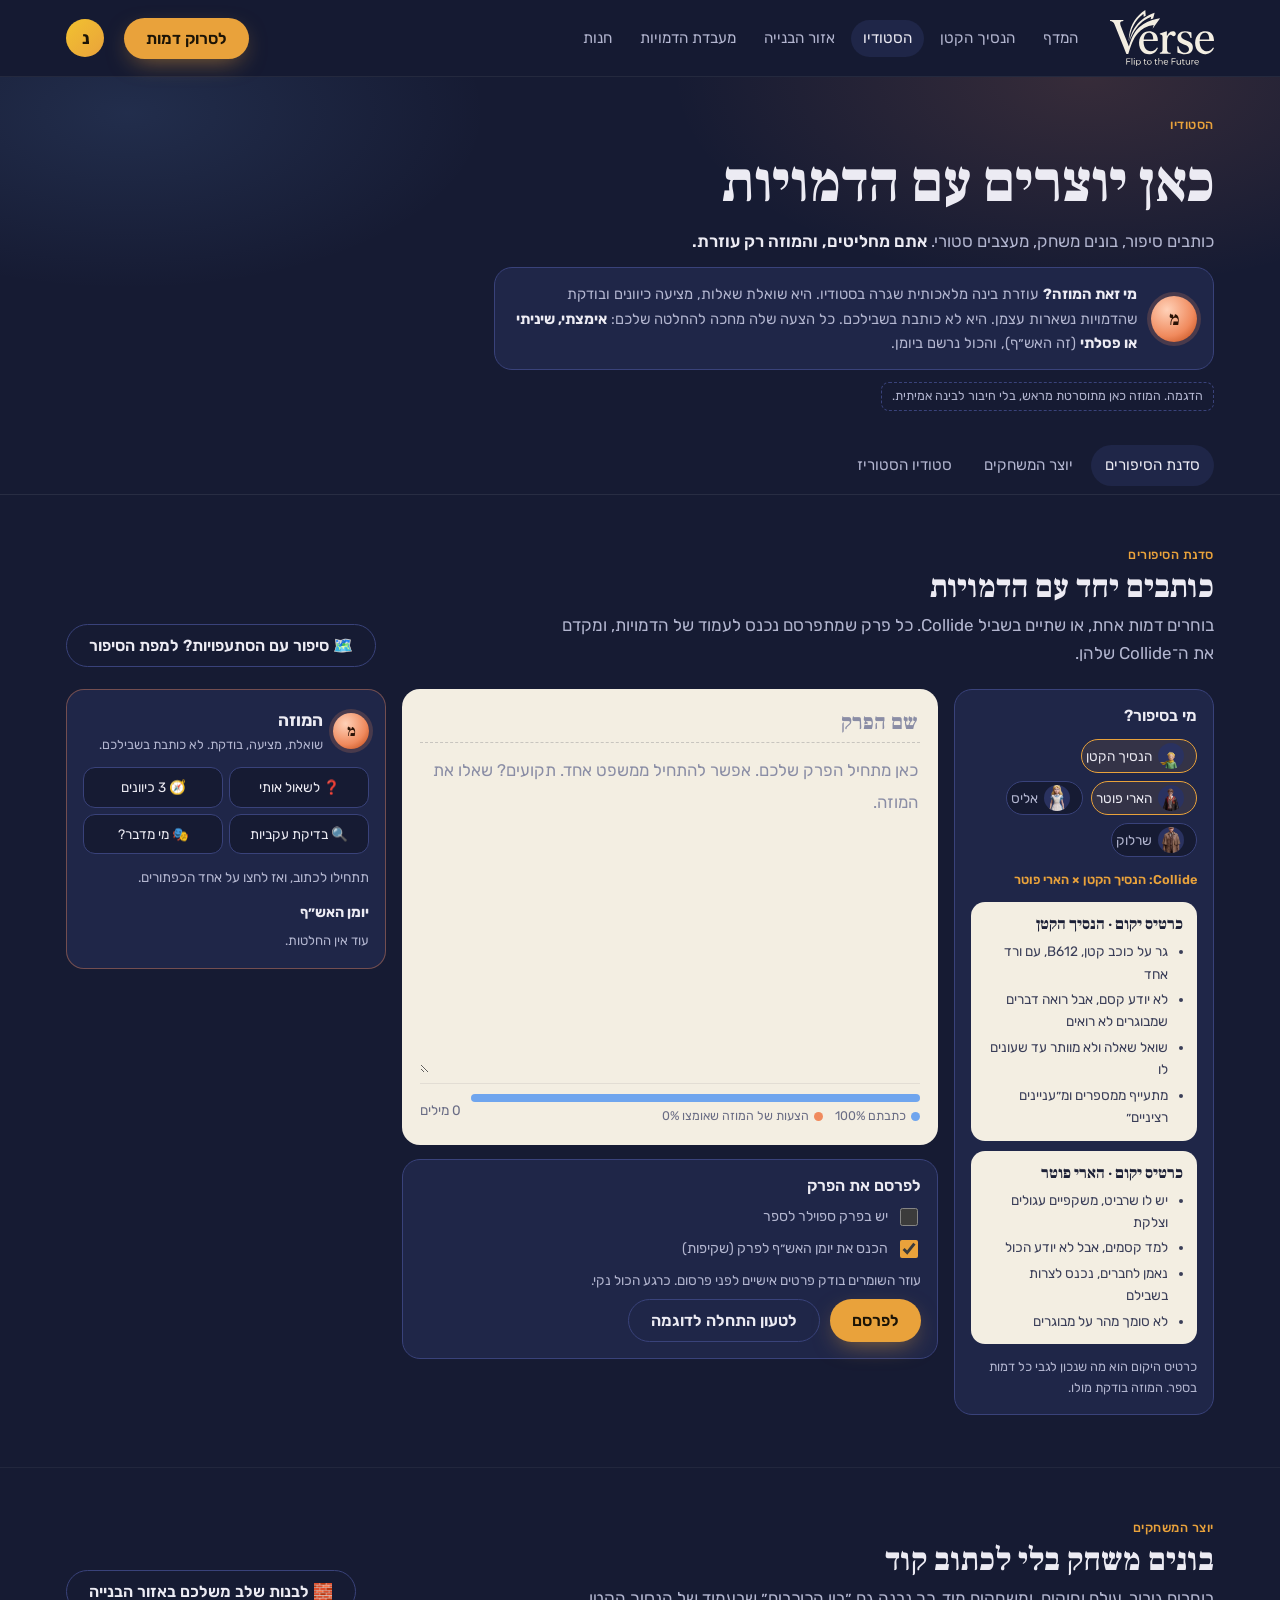
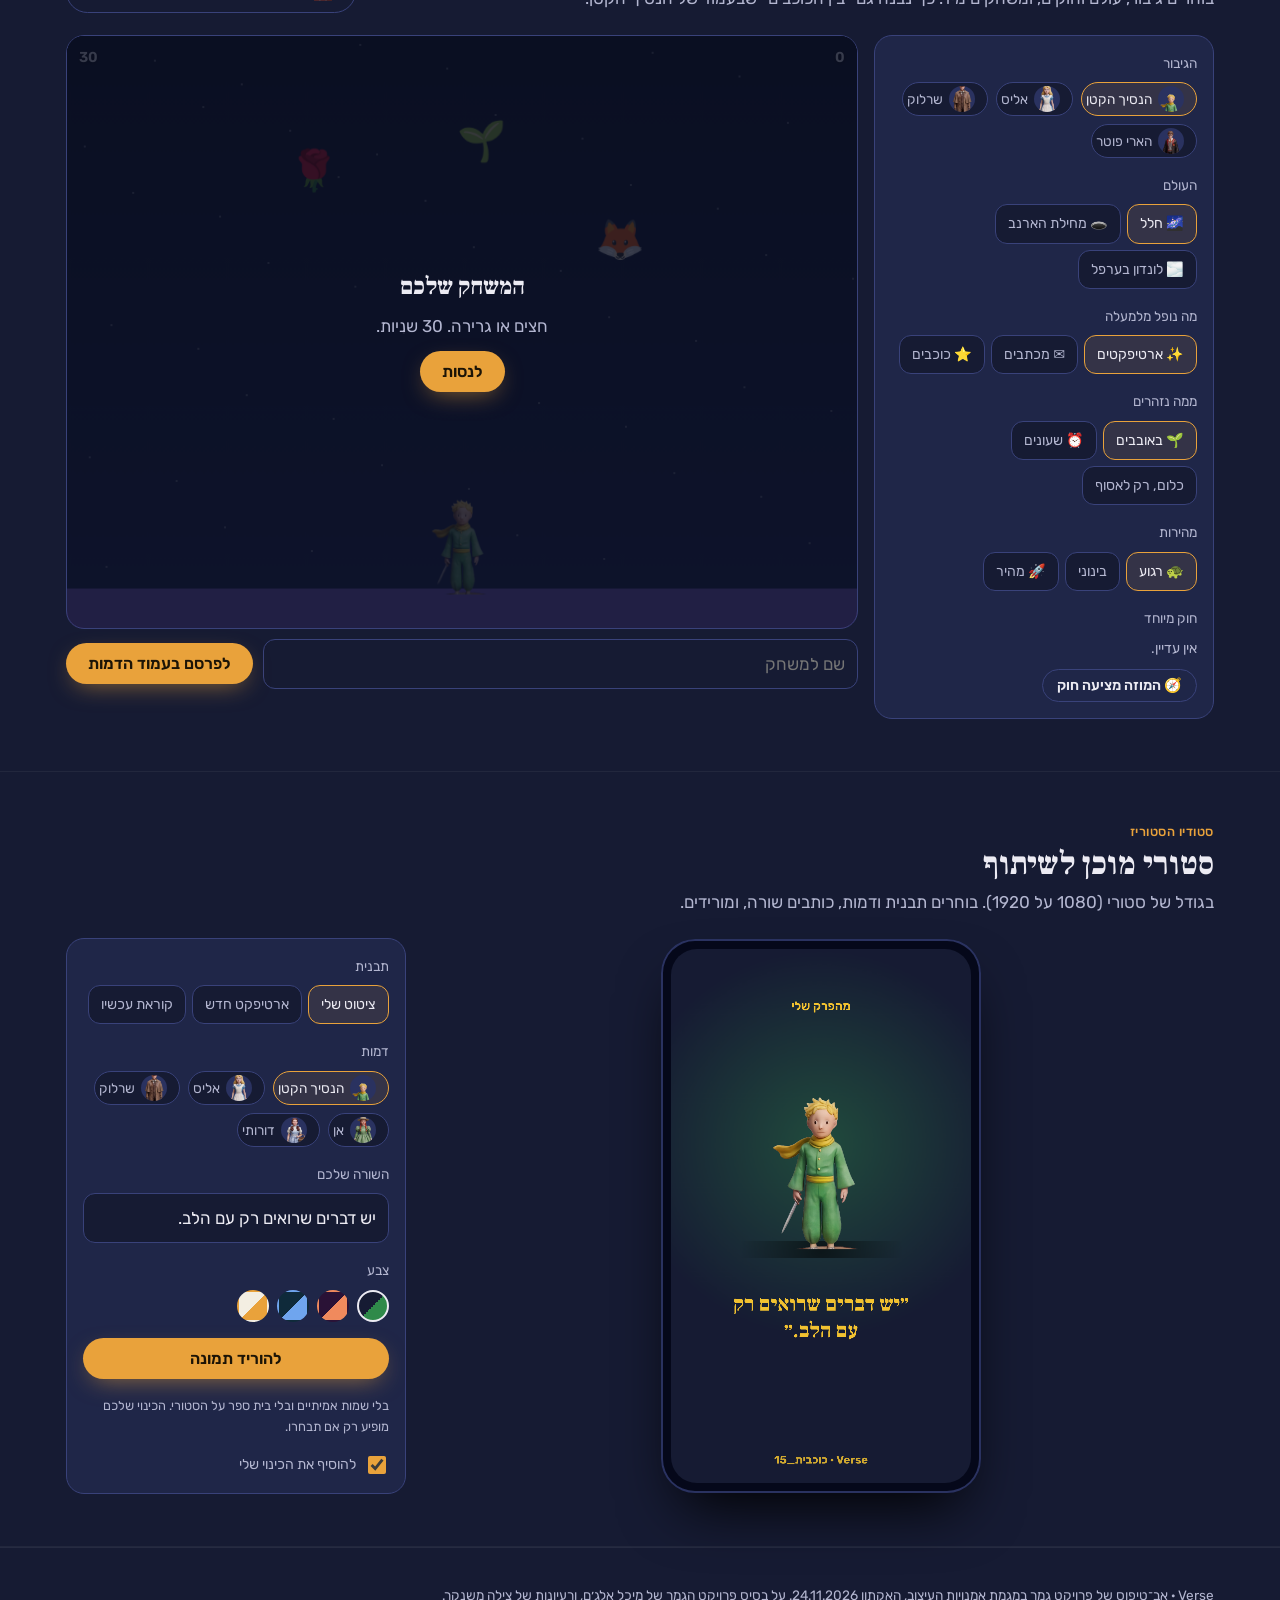
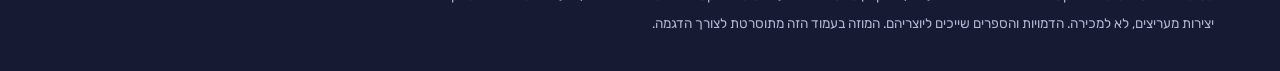
<file: verse/studio.html>
<!doctype html>
<html lang="he" dir="rtl">
<head>
<meta charset="utf-8">
<meta name="viewport" content="width=device-width,initial-scale=1,viewport-fit=cover">
<title>הסטודיו · Verse</title>
<link rel="preconnect" href="https://fonts.googleapis.com">
<link rel="stylesheet" href="https://fonts.googleapis.com/css2?family=Frank+Ruhl+Libre:wght@700;900&family=Rubik:wght@400;500;600;700&display=swap">
<link rel="stylesheet" href="verse.css">
<style>
.st-hero{background:radial-gradient(ellipse 50% 90% at 85% 0%,#f08a5d26,transparent 65%),radial-gradient(ellipse 40% 70% at 10% 10%,#6fa5ee22,transparent 70%),var(--night);padding-block:40px 26px}
.st-hero .wrap{display:grid;gap:12px}
.muse-intro{display:flex;gap:14px;align-items:center;background:var(--night2);border:1px solid var(--line);border-radius:18px;padding:14px 16px;max-width:720px}
.muse-av{width:46px;height:46px;border-radius:50%;flex:none;background:radial-gradient(circle at 35% 30%,#ffd1b8,var(--ai) 60%,#b8410f);display:grid;place-items:center;color:#2a1206;font:900 1.2rem var(--f-head);box-shadow:0 0 0 4px #f08a5d33}
.muse-intro p{font-size:.92rem;color:var(--muted)}
.muse-intro b{color:var(--text)}
.tabs{position:sticky;top:calc(env(safe-area-inset-top,0px) + 63px);z-index:40;background:var(--night);border-bottom:1px solid #ffffff14}
.tabs .wrap{display:flex;gap:4px;overflow-x:auto;padding-block:8px;scrollbar-width:none}
.tabs a{white-space:nowrap;text-decoration:none;color:var(--muted);padding:8px 14px;border-radius:999px;font-size:.95rem}
.tabs a:hover,.tabs a.on{background:var(--night2);color:var(--text)}
.sec{padding-block:52px;border-bottom:1px solid #ffffff0d;scroll-margin-top:130px}
.sec-head{display:flex;justify-content:space-between;align-items:end;gap:16px;flex-wrap:wrap;margin-bottom:22px}
.sec-head p{color:var(--muted);max-width:60ch;margin-top:6px}
/* workshop */
.ws{display:grid;grid-template-columns:260px minmax(0,1fr) 320px;gap:16px;align-items:start}
@media (max-width:1100px){.ws{grid-template-columns:minmax(0,1fr) 300px}.ws .cards{grid-column:1/-1;grid-row:1}}
@media (max-width:760px){.ws{grid-template-columns:1fr}}
.panel{background:var(--night2);border:1px solid var(--line);border-radius:18px;padding:16px;display:grid;gap:12px;min-width:0}
.panel h3{font-size:1rem}
.pick{display:flex;gap:8px;flex-wrap:wrap}
.pick button{display:flex;align-items:center;gap:6px;background:var(--night);border:1px solid var(--line);border-radius:999px;padding:3px 12px 3px 4px;color:var(--muted);font:inherit;font-size:.85rem;cursor:pointer}
.pick button img{width:26px;height:26px;border-radius:50%;object-fit:cover;object-position:50% 12%;background:var(--night3)}
.pick button.on{border-color:var(--lamp);color:var(--text);background:#e9a23b1a}
.ucard{background:var(--paper);color:var(--ink);border-radius:14px;padding:12px 14px;display:grid;gap:6px}
.ucard b{font:900 1rem var(--f-head)}
.ucard ul{margin:0;padding-inline-start:1.1em;font-size:.85rem;color:#3a3e58;display:grid;gap:3px}
.collide-tag{font-size:.8rem;color:var(--lamp);font-weight:600}
.editor{background:var(--paper);color:var(--ink);border-radius:18px;padding:18px;display:grid;gap:10px;min-width:0}
.editor input{font:900 1.35rem var(--f-head);border:0;background:transparent;color:var(--ink);outline:none;width:100%;border-bottom:1px dashed #1c203633;padding-bottom:6px}
.editor textarea{width:100%;min-height:320px;resize:vertical;border:0;background:transparent;font:400 1.05rem/1.9 var(--f-text);color:#2b2f48;outline:none}
.editor textarea::placeholder,.editor input::placeholder{color:#8a8da5}
.ed-foot{display:flex;justify-content:space-between;align-items:center;gap:10px;flex-wrap:wrap;font-size:.85rem;color:#6a6d85;border-top:1px solid #1c203614;padding-top:10px}
.trans{display:grid;gap:4px}
.trans .bar{height:8px;border-radius:99px;background:var(--human);overflow:hidden;display:flex;justify-content:flex-end}
.trans .bar i{display:block;background:var(--ai);transition:width .3s}
.trans .key{display:flex;gap:12px;flex-wrap:wrap;font-size:.78rem;color:#6a6d85}
.trans .key span::before{content:"";display:inline-block;width:9px;height:9px;border-radius:50%;margin-inline-end:5px;vertical-align:middle;background:var(--human)}
.trans .key span.ai::before{background:var(--ai)}
.muse{border-color:#f08a5d66}
.muse-head{display:flex;gap:10px;align-items:center}
.muse-head .muse-av{width:36px;height:36px;font-size:1rem}
.muse-btns{display:grid;grid-template-columns:1fr 1fr;gap:6px}
.muse-btns button{background:var(--night);border:1px solid var(--line);border-radius:12px;padding:8px;color:var(--text);font:inherit;font-size:.85rem;cursor:pointer;text-align:center}
.muse-btns button:hover{border-color:var(--ai)}
.muse-btns button.wide{grid-column:1/-1}
.feed{display:grid;gap:10px;max-height:460px;overflow:auto;padding-inline-end:2px}
.sug{background:#f08a5d14;border:1px solid #f08a5d44;border-radius:14px;padding:10px 12px;display:grid;gap:8px;font-size:.9rem}
.sug .k{font-size:.72rem;color:var(--ai);font-weight:600}
.sug.warn{background:#e9a23b14;border-color:#e9a23b66}.sug.warn .k{color:var(--lamp)}
.sug.ok{background:#7fd39a14;border-color:#7fd39a55}.sug.ok .k{color:var(--good)}
.ashaf{display:flex;gap:6px;flex-wrap:wrap}
.ashaf button{border-radius:999px;border:1px solid var(--line);background:var(--night);color:var(--text);font:inherit;font-size:.78rem;padding:3px 10px;cursor:pointer}
.ashaf button:hover{border-color:var(--text)}
.sug.done .ashaf{display:none}
.sug .verdict{font-size:.78rem;font-weight:600}
.sug .rewrite{display:flex;gap:6px}.sug .rewrite input{flex:1;min-width:0;background:var(--night);border:1px solid var(--line);border-radius:10px;color:var(--text);padding:6px 10px;font:inherit;font-size:.85rem}
.journal{display:grid;gap:6px;font-size:.82rem}
.journal li{list-style:none;display:grid;grid-template-columns:auto minmax(0,1fr);gap:8px;color:var(--muted)}
.journal ul{margin:0;padding:0;display:grid;gap:6px}
.jt{font-weight:700;border-radius:6px;padding:0 6px;font-size:.72rem;height:fit-content}
.jt.a{background:#f08a5d33;color:#ffc2a6}.jt.s{background:#6fa5ee33;color:#bcd6fb}.jt.p{background:#ffffff1a;color:var(--text)}
.pub{display:grid;gap:8px}
.check{display:flex;gap:8px;align-items:center;font-size:.88rem;color:var(--muted)}
.check input{accent-color:var(--lamp);width:18px;height:18px}
/* game maker */
.gm{display:grid;grid-template-columns:340px minmax(0,1fr);gap:16px;align-items:start}
@media (max-width:860px){.gm{grid-template-columns:1fr}}
.opt{display:grid;gap:8px}
.opt>span{font-size:.85rem;color:var(--muted)}
.seg{display:flex;gap:6px;flex-wrap:wrap}
.seg button{background:var(--night);border:1px solid var(--line);border-radius:12px;padding:7px 12px;color:var(--muted);font:inherit;font-size:.88rem;cursor:pointer}
.seg button.on{border-color:var(--lamp);color:var(--text);background:#e9a23b1a}
.gwrap{position:relative;border-radius:18px;overflow:hidden;border:1px solid var(--line);background:#0b0f22;aspect-ratio:4/3}
.gwrap canvas{display:block;width:100%;height:100%;touch-action:none}
.ghud{position:absolute;top:10px;right:12px;left:12px;display:flex;justify-content:space-between;font-weight:600;font-size:.9rem;pointer-events:none;text-shadow:0 1px 4px #000}
.gover{position:absolute;inset:0;display:grid;place-items:center;text-align:center;background:#0b0f22cc;padding:20px}
.gover[hidden]{display:none}
.gover .in{display:grid;gap:10px;justify-items:center;max-width:34ch}
.rule-chip{background:#f08a5d1f;border:1px dashed #f08a5d88;color:#ffc2a6;border-radius:10px;padding:6px 10px;font-size:.85rem}
/* stories */
.sts{display:grid;grid-template-columns:minmax(0,1fr) 340px;gap:22px;align-items:start}
@media (max-width:860px){.sts{grid-template-columns:1fr}}
.phone{width:min(320px,100%);margin:auto;border-radius:34px;padding:10px;background:#05081a;box-shadow:0 30px 60px -20px #000,inset 0 0 0 2px #2a3260}
.phone canvas{display:block;width:100%;border-radius:26px;aspect-ratio:9/16;height:auto}
.swatches{display:flex;gap:8px}
.swatches button{width:32px;height:32px;border-radius:50%;border:2px solid transparent;cursor:pointer}
.swatches button.on{border-color:var(--text)}
.field{width:100%;background:var(--night);border:1px solid var(--line);border-radius:12px;color:var(--text);padding:10px 12px;font:inherit}
.toast{position:fixed;bottom:calc(20px + env(safe-area-inset-bottom,0px));left:50%;transform:translate(-50%,120px);background:var(--paper);color:var(--ink);padding:12px 20px;border-radius:14px;font-weight:600;box-shadow:0 18px 40px -10px #000c;transition:transform .35s;z-index:90;visibility:hidden;max-width:calc(100% - 32px)}
.toast.on{transform:translate(-50%,0);visibility:visible}
</style>
</head>
<body>
<header class="top"><div class="wrap">
  <a class="logo" href="index.html" aria-label="Verse, לעמוד הבית"><svg role="img" aria-label="Verse" id="Layer_2" data-name="Layer 2" xmlns="http://www.w3.org/2000/svg" viewBox="0 0 639.63 346.85" xmlns:c2pa="http://c2pa.org/manifest">
  <g id="Layer_1-2" data-name="Layer 1">
    <g id="ns0aLl.tif">
      <g>
        <g>
          <g>
            <path d="M590.53,253.51c19.09,2.14,33.78-6.17,43.19-22.57,2.26.33,4.13,1.71,5.92,3.44-9.59,21.34-25.96,35.71-49.97,37.45-17.99,1.3-37.06-5.23-48.95-19.11-4.17-4.87-7.58-9.89-10.18-15.78-5.21-11.82-7.51-24.43-7.01-37.34.81-20.85,6.99-39.36,22.37-53.79,6.87-6.45,14.92-10.5,23.84-13.06,5.79-1.66,11.27-2.13,17.33-2.09,8.9.07,17.6,1.21,25.38,5.41s14.66,10.19,19.01,18.34c4.27,7.98,6.65,16.39,7.47,25.42.35,3.89,1.18,7.57.01,11.31l-87.44.03c-.09,3.38-.34,6.51.05,9.65l1.05,8.45c2.54,20.32,15.68,41.76,37.93,44.25ZM608.18,182.15c1.3,0,2.18-.84,2.2-1.77.35-15.55-3.84-39.76-23.31-41.1-6.71-.46-13.7.92-18.9,5.22-8.3,6.87-13.11,16.79-14.91,27.26-.61,3.54-1.42,6.65-.92,10.42l55.84-.04Z"/>
            <path d="M232.58,249.57c13.03,6.79,30.21,5.47,42.48-3.01,5.88-4.06,10.01-9.58,13.81-15.65,2.33.53,4.25,1.71,6.06,3.44-2.88,5.72-5.86,10.95-9.7,15.92-9.84,12.77-24.2,20.39-40.26,21.54-19.57,1.4-38.95-5.81-51.15-21.45-15.01-19.24-18-45.32-12.95-68.66,2.57-11.86,7.79-22.36,15.83-31.51,11.8-13.42,29.21-20.34,47.03-19.51,3.94.18,7.25.13,10.98.94,11.32,2.47,21.31,8.14,28.39,17.41,8.27,11.21,12.6,28.64,10.82,42.1l-87.14.03c-.76,4.05.27,7.77.2,11.63-.05,2.59.47,4.69.87,7.16,2.53,15.69,10.13,32.01,24.72,39.61ZM265.37,182.13c.18-5.2.46-9.04-.41-13.26-1.28-12.03-6.7-26.44-20.15-29.14-7.95-1.59-16.64.32-22.74,5.9-8.77,8.02-13.1,19.26-14.25,30.91-.19,1.91-1.47,3.9-.15,5.62l57.71-.03Z"/>
            <path d="M417.17,263.04c-2.02-.8-2.66-1.91-2.69-3.79l-.32-24.26-.21-11.19c2.25-.35,4.46-.29,6.84-.14,3.98,15.82,11.45,31.82,27.55,37.99,9.86,3.77,24.67,2.25,31.86-5.74,7.8-8.68,8.13-23.63-1.62-32.1-3.45-3-7.31-5.2-11.57-6.96l-12.73-5.25c-16.63-6.85-35.52-14.3-38.9-34.79-1.73-10.51.43-22.79,7.77-30.89,9.6-10.58,22.43-14.89,36.5-15.25,11.67-.3,22.78,1.2,33.7,5.12,2.54.91,5.11,1.37,7.33,3.1l.48,12.76.47,20.88c-2.48.28-4.28.53-6.43.39-4.33-17.82-14.42-34.73-35.05-33.8-5.93.27-11.65,1.53-16.25,5.57-8.29,7.29-8.46,19.84-1.1,28.14,3.4,3.83,7.76,6.42,12.58,8.44l26.04,10.94c12.83,5.39,24.8,14.14,27.54,28.64,1.65,8.72,1.12,17.77-2.37,26.06-9.11,21.67-35.71,27.08-56.93,24.5-11.26-1.37-21.87-4.17-32.49-8.38Z"/>
            <path d="M306.12,263.05c6.74-.38,13.91-3.33,15.61-10.42.72-2.99,1.24-5.7,1.24-8.93l.07-74.25c0-4.37-.02-8.59-1.83-12.43-2.4-5.11-9.69-7.14-14.94-8.18-.27-1.72-.05-3.38.38-4.81l36.76-11.76c1.99-.64,4.2-1.8,5.94-.14,1.6,8.83-.6,19.29,1.12,28.46,7.48-11.64,10.22-19.06,21.69-26.09,8.86-5.6,25.5-6.25,30.95,4.84,2.76,5.63,1.92,12-2.01,17.1-4.72,6.11-13.68,6.23-19.36.86-2.45-2.32-5.32-4.87-9.03-5.07-4.14-.23-8.12,2.33-10.77,5.4-5.8,6.71-8.55,14.95-9.93,23.62-.48,3.01-.89,5.93-.88,9.14l.09,55.17c.01,9.22,5.57,15.61,14.73,16.68l6.97.82c.39,1.78.39,3.56-.13,5.54l-62.9.08c-1.18,0-3.01.84-3.55-.35-.66-1.44-.05-3.26-.22-5.28Z"/>
          </g>
          <g>
            <path d="M.48,61.36l81.48.02c.33,2.11.48,4.09-.12,6.18-4.94.23-9.91.97-14.16,3.62-8.12,5.06-4.79,18.03-1.97,25.42l7.35,19.21,10.61,26.8,14.48,36.43,18.1,45.7c3.81-11.71,6.04-22.25,10.4-32.78,3.26-10.67,7.7-20.35,12.51-30.4,6.75-14.41,19.19-33.29,30.05-44.75,4.12-4.35,7.96-8.49,12.48-12.48,14.25-12.59,29.73-22.74,47.08-30.76s36.08-14.61,55.17-18.58l14.49-3.01c3.67-.76,6.28-1.16,9.78-1.98-.5,2.1-1.8,3.07-2.95,4.67l-30.19,42.11-12.83,18.52,6.3-23.49c-20.46,2.47-40.26,8.52-58.27,18.45-14.5,8-26.57,18.31-37.63,30.49-8.13,8.96-14.78,18.61-20.87,29.11-11.73,20.25-22.27,46.74-29.36,69.09l-10.17,32.02c-3.36.18-6.39.16-9.61-.11-1.24-.1-1.95-1.2-2.42-2.37l-20.14-50.19L28.12,88.65c-2.41-6-6.06-10.93-10.71-15.05s-10.66-5.55-16.79-6.14c-.89-1.93-.72-4.01-.14-6.1Z"/>
            <path d="M139.06,147.2c-4.54,8.88-8.6,17.49-12.13,26.84-2.25,5.97-4.54,11.57-6.16,17.73-.28,1.05-.93,2.13-1.52,3.17-.15-2.7.78-5.04,1.36-7.69,5.13-23.66,14.4-50.94,27.04-71.61,4.08-6.67,8.09-12.92,12.84-19.12,13.88-18.1,30.55-33.96,49.54-46.72,19.68-13.6,41.43-23.87,64.56-32.29l-8.09,30.86c-.69,2.63-1.5,4.52-4.55,4.73-3.91,1.21-7.94,2.37-11.93,3.93l3.25-15.53c-14.12,5.42-26.27,12.31-38.42,19.95-9.85,6.2-18.43,13.19-27.06,21-19.95,18.04-36.46,40.79-48.71,64.76Z"/>
            <path d="M172.54,54.24c-22.15,25.36-36.76,54.47-46.35,86.67-3.7,12.41-6.53,24.41-8.74,37.14-.64,3.71-.9,7.2-2.13,11.01-1.13-2.95.06-5.74.13-8.69.21-8.83,1.14-17.05,2.32-25.87C126.8,87.32,160.92,36.72,217.15,0l1.69,24.91c.24,3.47.62,6.73.6,10.21-3.85,2.27-7.38,4.46-10.84,7.07-2.16,1.62-1.18-3.7-1.78-6.84-.68-3.54-.64-6.95-1.08-10.64-2.37.46-3.42,1.79-4.88,2.85-8.13,5.93-21.61,19-28.31,26.68Z"/>
          </g>
        </g>
        <g>
          <path d="M189.07,318.92c1.06,7.2-2.1,14.52-8.44,16.79-5.51,1.97-10.44.75-14.94-3.31-1.37,4.9.17,9.16-.8,13.63-.24,1.08-3.21,1.06-4.12.11l.08-38.78c1.38-.46,3.48-.66,4.09.49.56,1.05-.36,2.42.65,3.58,2.58-3.18,5.77-4.54,9.8-4.59,7.12-.08,12.65,5.1,13.67,12.07ZM180.04,331.07c6.35-3.74,5.96-14.39.75-18.21-2.28-1.67-5.12-2.05-8.05-1.49-5.19.99-7.9,6.06-7.42,11.13.35,3.73,1.86,6.77,4.79,8.41,3.11,1.74,6.56,2.15,9.94.16Z"/>
          <path d="M526.73,329.82c4.74,4.19,11.25,2.86,15.43-.99,1.42-.14,2.97,2.71,1.91,3.78-4.94,4.93-12.37,5.17-18.24,1.76-4.6-2.67-6.86-7.35-6.99-12.69s2.55-10.16,6.84-12.78c4.68-2.86,10.76-2.73,15.15.56s5.98,8.22,5.39,13.49l-15.2.4c-1.93.05-5.26-1.23-6.75.51-1.35,1.59.97,4.65,2.45,5.96ZM541.91,319.5c-.66-5.37-3.99-8.21-8.36-8.38-5.11-.68-9.52,2.88-10.09,8.28,6.34.35,12.27.63,18.45.1Z"/>
          <path d="M319.52,335.81c-.91-5.81-.24-11.43-.42-17.11-.15-4.59-3.4-7.53-7.84-7.59-4.91-.07-8.93,3.31-8.96,8.39l-.12,16.2c-.37,1.05-3.33,1.1-4.22.23l-.06-40.07c1.35-.67,2.68-.5,4.14-.19l.47,14.93c4.7-3.88,10.72-4.91,15.67-2.18,3.63,2.01,5.17,6.21,5.37,10.24.28,5.75,0,11.11-.17,16.92-.03,1.04-3.68,1.33-3.85.23Z"/>
          <path d="M335.32,323.15c-1.31,0-.1,7.48,7.77,9.1,4.15.86,7.45-.87,10.45-3.77l2.63,3.43c-3.99,4.03-8.94,5.54-14.74,4.32-7.95-1.67-13.38-10.59-10.52-19.55,1.28-4.01,4.53-7.52,7.91-8.78,4.54-1.69,9.35-1.35,12.88,1.27,4.5,3.34,6.59,8.6,5.67,13.87l-22.05.11ZM353.04,319.67c-.28-5.67-4.31-8.78-9.29-8.63-7.55.23-9.19,7.01-8.6,7.89.96,1.43,14.49.67,17.89.74Z"/>
          <path d="M123.34,319.85l-13.48.43c-1.11.04-3.9-1-4.35.5l-.78,14.92c-.06,1.15-3.8,1.09-4.29-.01l-.05-9.5-.02-16c0-3.69.28-7.18-.1-10.85-.05-.46.18-1.01.33-1.23.2-.29.86-.63,1.44-.56,2.83.36,5.49.02,8.35.05l15.41.16c.54,1.4.45,2.66.15,4.1l-20.74.18c-.11,4.71-.37,9.04.16,13.6l17.81.28c.87.68,1.01,3.09.14,3.92Z"/>
          <path d="M402,319.67c-2.99,1.53-13.75-.42-18.47.41l-.3,15.54c-.02,1.1-3.66,1.27-3.99.21-.45-2.79-.32-6.2-.33-9.15l-.11-26.99c0-.65.19-1.32.46-1.69.21-.29.82-.49,1.48-.47l23.37.43c1.02.02,1.05,3.01.31,3.76l-20.86.35-.12,13.55,18.58.3c.57.64.89,3.28,0,3.74Z"/>
          <path d="M256.37,321.7c0,8.09-6.56,14.65-14.66,14.65s-14.66-6.56-14.66-14.65,6.56-14.65,14.66-14.65,14.66,6.56,14.66,14.65ZM247.75,330.35c3.49-2.57,3.92-6.97,3.52-10.79-.53-5.03-4.04-8.22-8.97-8.5-4.98-.27-8.78,2.57-10.04,7.31-1.54,5.79,1.28,11.72,6.04,13.44,3.12,1.13,6.61.63,9.46-1.46Z"/>
          <path d="M435.99,324.41c.04,3.93.1,7.47-.29,11.1-.14,1.3-3.73,1.24-3.94.19l-.66-3.28c-3.29,3.89-8.14,4.95-12.94,3.58-11.51-3.29-7.23-19.11-8.15-28.43,1.58-.7,3.05-.76,4.74-.23l.12,17.31c.02,3.45,1.95,6.31,5.24,7.25,2.61.75,5.03.52,7.54-.93,1.79-1.03,3.69-3.59,3.72-6.3l.19-17.09c1.32-.67,2.63-.76,4.23-.24l.19,17.05Z"/>
          <path d="M491.8,307.54l.1,27.12c0,.56-.04,1.01-.25,1.32-.32.48-2.79.92-3.88-.13-.6-.58.04-1.28-.54-2.98-5.09,4.4-11.58,5.01-17.1,1.14-2.78-1.95-4.1-5.49-4.1-8.99v-17.47c1.12-.89,3.03-.62,4.25-.04l.26,17.67c.02,1.3.6,3.09,1.43,4.15,2.91,3.69,8.85,4.25,12.29.97,2.01-1.92,3.1-4.87,3.14-7.6l.22-15.16c.76-.85,2.71-.54,4.19,0Z"/>
          <path d="M458.34,331.46c.92-.4,2.37,2.44,1.8,3.27-3.87,3.2-10.29,2.35-12.87-2.01-.9-1.52-1.13-3.51-1.15-5.21l-.14-16.05c-1.43-.66-2.88,0-4.14-.67-.76-.4-.77-2.8-.04-3.25,1.06-.65,2.57.03,3.64-.5,1.38-1.58.31-3.92,1.08-5.69.4-.93,3.66-.92,3.76.02l.6,5.67c2.38.37,5.27-.2,7.53.53.79.26.72,2.9-.08,3.19-2.21.8-4.71.41-7.61.7l.24,18.23c.02,1.57,1.68,2.25,2.61,2.57,1.37.48,2.98-.02,4.77-.8Z"/>
          <path d="M290.15,331.2c1.13.76,1.38,1.96,2.03,2.8-1.28,1.85-3.25,2.35-5.37,2.56-5.04.5-9.04-2.83-9.23-7.92-.22-5.65.31-11.25-.28-16.86-.78-1.09-2.92-.38-4.08-.75-.92-.3-.96-2.92-.2-3.43,1.09-.72,2.89.02,4.07-.57l.72-5.84c.6-.71,3.26-.72,3.69.13l.73,5.88c2.48.33,5.06-.32,7.46.28.68.57.39,2.46.16,3.37-2.49.81-4.9.24-7.8.72l-.12,16.11c-.01,1.89,1.04,3.67,2.34,4.33,1.85.93,3.87.57,5.87-.81Z"/>
          <path d="M222.47,331.54c1.36-.55,2.92,2.16,1.84,3.18-2.55,2.39-6.47,2.32-9.58.9-2.75-1.25-4.08-4.02-4.14-7.05l-.29-17.18-3.88-.54c-.85-.12-.81-3.21.03-3.33l3.73-.54.52-5.64c.41-.94,3.67-.94,3.76.01l.55,5.68c2.41.61,4.85-.04,7.33.32,1.11.16,1.2,1.7,1.11,2.43-.4,3.23-6.04.16-8.6,1.87,1.18,6.3-2.4,17.69,2.51,20.38,1.76.96,3.21.28,5.12-.49Z"/>
          <rect x="132.7" y="295.45" width="4.63" height="40.95" transform="translate(-.36 .15) rotate(-.06)"/>
          <path d="M515.18,311.31c-13.66.27-8.18,16.05-9.6,24.46-.59.97-3.27.95-4.29.16l-.02-28.22c.47-.99,3.27-.97,3.81-.13.63.98-.19,2.52.97,3.38,2.61-2.54,5.69-4.63,9.16-3.65.95.47.59,3.04-.03,4Z"/>
          <path d="M151.55,334.38c.11.72-.35,1.37-.57,1.65-.26.35-3.05.85-3.88-.23-.31-.4-.59-25.04.07-27.97.69-.94,3.17-.84,4.01.04.09,5.76.54,11.91.34,17.78-.1,2.99-.46,5.62.03,8.72Z"/>
          <path d="M149.91,301.65c-1.9.92-3.67-1.37-3.74-2.82-.1-2.35,1.79-3.95,4.07-3.33,1.4.38,1.93,1.8,1.98,2.95.06,1.27-.63,2.37-2.32,3.2Z"/>
        </g>
      </g>
    </g>
  </g>
<metadata><c2pa:manifest>[base64]/QnuXC752r6Lf/[base64]/[base64]/[base64]/[base64]/3cyjxFA3Qo5S46fX0/ihY0VZ7mfb9KF703t5OjWDBWMA4GA1UdDwEB/wQEAwIHgDAVBgNVHSUEDjAMBgorBgEEAYPoXgIBMAwGA1UdEwEB/wQCMAAwHwYDVR0jBBgwFoAUzlHiBIFOZFsj+OPEz5o+nMHXXMIwCgYIKoZIzj0EAwMDZwAwZAIwMXMdFJ4BetLLVY7ORuE9noqbbAZOZn/aArXyTwFAZfKrPzxF2vPoJNf1+UCdg1XGAjBwX1zd9WGqYkqmL5SFqw1QySjr1zJfpJM9+1rdDwSPLMOPOjKuiXjoU/[base64]</c2pa:manifest></metadata></svg></a>
  <nav class="nav" aria-label="ראשי">
    <a href="index.html">המדף</a>
    <a href="prince.html">הנסיך הקטן</a>
    <a href="studio.html" aria-current="page">הסטודיו</a>
    <a href="build.html">אזור הבנייה</a>
    <a href="lab.html">מעבדת הדמויות</a>
    <a href="shop.html">חנות</a>
  </nav>
  <a class="btn btn-lamp" href="index.html#try">לסרוק דמות</a>
  <a class="me" href="me.html" aria-label="המדף שלי">נ</a>
</div></header>

<main>
<section class="st-hero"><div class="wrap">
  <span class="eyebrow">הסטודיו</span>
  <h1>כאן יוצרים עם הדמויות</h1>
  <p class="lead">כותבים סיפור, בונים משחק, מעצבים סטורי. <b>אתם מחליטים, והמוזה רק עוזרת.</b></p>
  <div class="muse-intro"><div class="muse-av" aria-hidden="true">מ</div><p><b>מי זאת המוזה?</b> עוזרת בינה מלאכותית שגרה בסטודיו. היא שואלת שאלות, מציעה כיוונים ובודקת שהדמויות נשארות עצמן. היא לא כותבת בשבילכם. כל הצעה שלה מחכה להחלטה שלכם: <b>אימצתי, שיניתי או פסלתי</b> (זה האש״ף), והכול נרשם ביומן.</p></div>
  <span class="demo-note" style="justify-self:start">הדגמה. המוזה כאן מתוסרטת מראש, בלי חיבור לבינה אמיתית.</span>
</div></section>

<nav class="tabs" aria-label="בעמוד"><div class="wrap" id="tabs">
  <a href="#write">סדנת הסיפורים</a><a href="#game">יוצר המשחקים</a><a href="#stories">סטודיו הסטוריז</a>
</div></nav>

<!-- WORKSHOP -->
<section class="sec" id="write"><div class="wrap">
  <div class="sec-head"><div><span class="eyebrow">סדנת הסיפורים</span><h2>כותבים יחד עם הדמויות</h2><p>בוחרים דמות אחת, או שתיים בשביל Collide. כל פרק שמתפרסם נכנס לעמוד של הדמויות, ומקדם את ה־Collide שלהן.</p></div><a class="btn btn-ghost" href="build.html#story">🗺️ סיפור עם הסתעפויות? למפת הסיפור</a></div>
  <div class="ws">
    <div class="panel cards">
      <h3>מי בסיפור?</h3>
      <div class="pick" id="pick"></div>
      <span class="collide-tag" id="ctag"></span>
      <div id="ucards" style="display:grid;gap:10px"></div>
      <p class="muted" style="font-size:.8rem">כרטיס היקום הוא מה שנכון לגבי כל דמות בספר. המוזה בודקת מולו.</p>
    </div>

    <div style="display:grid;gap:14px;min-width:0">
      <div class="editor">
        <input id="title" placeholder="שם הפרק" maxlength="60" aria-label="שם הפרק">
        <textarea id="text" placeholder="כאן מתחיל הפרק שלכם. אפשר להתחיל ממשפט אחד. תקועים? שאלו את המוזה." aria-label="הטקסט שלכם"></textarea>
        <div class="ed-foot">
          <div class="trans" style="flex:1 1 240px"><div class="bar"><i id="aiBar" style="width:0%"></i></div><div class="key"><span id="hk">כתבתם 100%</span><span class="ai" id="ak">מהמוזה 0%</span></div></div>
          <span id="wc">0 מילים</span>
        </div>
      </div>
      <div class="panel pub">
        <h3>לפרסם את הפרק</h3>
        <label class="check"><input type="checkbox" id="spoil"> יש בפרק ספוילר לספר</label>
        <label class="check"><input type="checkbox" id="mine" checked> הכנס את יומן האש״ף לפרק (שקיפות)</label>
        <div id="guard" class="muted" style="font-size:.85rem"></div>
        <div style="display:flex;gap:10px;flex-wrap:wrap"><button class="btn btn-lamp" id="publish">לפרסם</button><button class="btn btn-ghost" id="sample">לטעון התחלה לדוגמה</button></div>
      </div>
    </div>

    <div class="panel muse">
      <div class="muse-head"><div class="muse-av" aria-hidden="true">מ</div><div><b>המוזה</b><div class="muted" style="font-size:.8rem">שואלת, מציעה, בודקת. לא כותבת בשבילכם.</div></div></div>
      <div class="muse-btns">
        <button data-m="ask">❓ לשאול אותי</button>
        <button data-m="dirs">🧭 3 כיוונים</button>
        <button data-m="check">🔍 בדיקת עקביות</button>
        <button data-m="voice">🎭 מי מדבר?</button>
      </div>
      <div class="feed" id="feed"><p class="muted" style="font-size:.85rem">תתחילו לכתוב, ואז לחצו על אחד הכפתורים.</p></div>
      <div class="journal"><b style="font-size:.9rem">יומן האש״ף</b><ul id="journal"><li class="muted">עוד אין החלטות.</li></ul></div>
    </div>
  </div>
</div></section>

<!-- GAME MAKER -->
<section class="sec" id="game"><div class="wrap">
  <div class="sec-head"><div><span class="eyebrow">יוצר המשחקים</span><h2>בונים משחק בלי לכתוב קוד</h2><p>בוחרים גיבור, עולם וחוקים, ומשחקים מיד. כך נבנה גם ״בין הכוכבים״ שבעמוד של הנסיך הקטן.</p></div><a class="btn btn-ghost" href="build.html#level">🧱 לבנות שלב משלכם באזור הבנייה</a></div>
  <div class="gm">
    <div class="panel" style="gap:16px">
      <div class="opt"><span>הגיבור</span><div class="pick" id="gHero"></div></div>
      <div class="opt"><span>העולם</span><div class="seg" id="gWorld"><button data-v="space" class="on">🌌 חלל</button><button data-v="hole">🕳️ מחילת הארנב</button><button data-v="fog">🌫️ לונדון בערפל</button></div></div>
      <div class="opt"><span>מה נופל מלמעלה</span><div class="seg" id="gDrop"><button data-v="arts" class="on">✨ ארטיפקטים</button><button data-v="letters">✉️ מכתבים</button><button data-v="stars">⭐ כוכבים</button></div></div>
      <div class="opt"><span>ממה נזהרים</span><div class="seg" id="gBad"><button data-v="baobab" class="on">🌱 באובבים</button><button data-v="clock">⏰ שעונים</button><button data-v="none">כלום, רק לאסוף</button></div></div>
      <div class="opt"><span>מהירות</span><div class="seg" id="gSpd"><button data-v="1" class="on">🐢 רגוע</button><button data-v="2">בינוני</button><button data-v="3">🚀 מהיר</button></div></div>
      <div class="opt"><span>חוק מיוחד</span><div id="rule" class="muted" style="font-size:.88rem">אין עדיין.</div><button class="btn btn-ghost" id="ruleBtn" style="justify-self:start;padding:7px 14px;font-size:.88rem">🧭 המוזה מציעה חוק</button></div>
    </div>
    <div style="display:grid;gap:10px">
      <div class="gwrap"><canvas id="gc" width="800" height="600" aria-label="תצוגה מקדימה של המשחק"></canvas><div class="ghud"><span id="gScore">0</span><span id="gTime">30</span></div>
        <div class="gover" id="gOver"><div class="in"><h3 style="font:900 1.5rem var(--f-head)" id="gTitle">המשחק שלכם</h3><p class="muted" id="gMsg">חצים או גרירה. 30 שניות.</p><button class="btn btn-lamp" id="gPlay">לנסות</button></div></div></div>
      <div style="display:flex;gap:10px;flex-wrap:wrap;align-items:center"><input class="field" id="gName" placeholder="שם למשחק" maxlength="40" style="flex:1 1 200px;width:auto"><button class="btn btn-lamp" id="gPub">לפרסם בעמוד הדמות</button></div>
    </div>
  </div>
</div></section>

<!-- STORIES -->
<section class="sec" id="stories"><div class="wrap">
  <div class="sec-head"><div><span class="eyebrow">סטודיו הסטוריז</span><h2>סטורי מוכן לשיתוף</h2><p>בגודל של סטורי (1080 על 1920). בוחרים תבנית ודמות, כותבים שורה, ומורידים.</p></div></div>
  <div class="sts">
    <div class="phone"><canvas id="sc" width="1080" height="1920" aria-label="תצוגה מקדימה של הסטורי"></canvas></div>
    <div class="panel" style="gap:16px">
      <div class="opt"><span>תבנית</span><div class="seg" id="sT"><button data-v="quote" class="on">ציטוט שלי</button><button data-v="art">ארטיפקט חדש</button><button data-v="now">קוראת עכשיו</button></div></div>
      <div class="opt"><span>דמות</span><div class="pick" id="sF"></div></div>
      <div class="opt"><span>השורה שלכם</span><input class="field" id="sTxt" maxlength="80" value="יש דברים שרואים רק עם הלב."></div>
      <div class="opt"><span>צבע</span><div class="swatches" id="sC"></div></div>
      <button class="btn btn-lamp" id="sDl" style="justify-content:center">להוריד תמונה</button>
      <p class="muted" style="font-size:.8rem">בלי שמות אמיתיים ובלי בית ספר על הסטורי. הכינוי שלכם מופיע רק אם תבחרו.</p>
      <label class="check"><input type="checkbox" id="sNick" checked> להוסיף את הכינוי שלי</label>
    </div>
  </div>
</div></section>
</main>

<footer class="footer"><div class="wrap" style="display:grid;gap:6px">
  <p>Verse · אב־טיפוס של פרויקט גמר במגמת אמנויות העיצוב, האקתון 24.11.2026. על בסיס פרויקט הגמר של מיכל אלג׳ם, ורעיונות של צילה משנקר.</p>
  <p>יצירות מעריצים, לא למכירה. הדמויות והספרים שייכים ליוצריהם. המוזה בעמוד הזה מתוסרטת לצורך הדגמה.</p>
</div></footer>
<div class="toast" id="toast" role="status"></div>

<script>
const $=s=>document.querySelector(s);
const store={get(k,d){try{const v=localStorage.getItem('verse-'+k);return v?JSON.parse(v):d}catch(e){return d}},set(k,v){try{localStorage.setItem('verse-'+k,JSON.stringify(v))}catch(e){}}};
function addMine(w){const a=store.get('my-works',[]);a.unshift({...w,at:Date.now()});store.set('my-works',a.slice(0,12));}
function toast(t){const el=$('#toast');el.textContent=t;el.classList.add('on');clearTimeout(toast.t);toast.t=setTimeout(()=>el.classList.remove('on'),2800);}
const esc=s=>s.replace(/[&<>"]/g,c=>({'&':'&amp;','<':'&lt;','>':'&gt;','"':'&quot;'}[c]));
const C={
 prince:{t:'הנסיך הקטן',facts:['גר על כוכב קטן, B612, עם ורד אחד','לא יודע קסם, אבל רואה דברים שמבוגרים לא רואים','שואל שאלה ולא מוותר עד שעונים לו','מתעייף ממספרים ומ״עניינים רציניים״'],voice:'שאלות קצרות, פשוטות, בלי מילים גדולות'},
 harry:{t:'הארי פוטר',facts:['יש לו שרביט, משקפיים עגולים וצלקת','למד קסמים, אבל לא יודע הכול','נאמן לחברים, נכנס לצרות בשבילם','לא סומך מהר על מבוגרים'],voice:'ישיר, קצת עוקצני, מצחיק כשהוא לחוץ'},
 alice:{t:'אליס',facts:['נפלה במחילה לארץ שאין בה היגיון','משתנה בגודל כשהיא אוכלת או שותה','סקרנית ומתווכחת עם כולם','רוצה להבין את החוקים'],voice:'מנומסת, אבל שואלת ״למה?״ כל הזמן'},
 sherlock:{t:'שרלוק',facts:['פותר תעלומות לפי פרטים קטנים','לא אוהב לבזבז זמן על נימוסים','מנגן בכינור כשהוא חושב','תמיד יש לו הסבר'],voice:'מהיר, בטוח בעצמו, משפטים מדויקים'},
};
const ORDER=['prince','harry','alice','sherlock'];
let sel=store.get('ws-sel',['prince','harry']);
let suggestions=[],journal=[],adoptedWords=0,sid=0;

function drawPick(){
 $('#pick').innerHTML=ORDER.map(id=>`<button class="${sel.includes(id)?'on':''}" data-id="${id}" aria-pressed="${sel.includes(id)}"><img src="img/${id}.png" alt="">${C[id].t}</button>`).join('');
 $('#pick').querySelectorAll('button').forEach(b=>b.onclick=()=>{const id=b.dataset.id;
  if(sel.includes(id)){if(sel.length>1)sel=sel.filter(x=>x!==id);}else{sel=[...sel,id].slice(-2);}
  store.set('ws-sel',sel);drawPick();});
 $('#ctag').textContent=sel.length===2?`Collide: ${C[sel[0]].t} × ${C[sel[1]].t}`:'סיפור על דמות אחת';
 $('#ucards').innerHTML=sel.map(id=>`<div class="ucard"><b>כרטיס יקום · ${C[id].t}</b><ul>${C[id].facts.map(f=>`<li>${f}</li>`).join('')}</ul></div>`).join('');
}
const words=s=>(s.trim().match(/\S+/g)||[]).length;
function drawTrans(){
 const w=words($('#text').value);const tot=w+adoptedWords;const ai=tot?Math.round(adoptedWords/tot*100):0;
 $('#aiBar').style.width=ai+'%';$('#hk').textContent=`כתבתם ${100-ai}%`;$('#ak').textContent=`הצעות של המוזה שאומצו ${ai}%`;$('#wc').textContent=w+' מילים';
 guard();
}
$('#text').addEventListener('input',drawTrans);

const pairKey=()=>sel.slice().sort().join('+');
const ASK={
 'harry+prince':['מה הדבר הראשון שהנסיך שם לב אליו אצל הארי, ומבוגר לא היה שם לב?','מה הנסיך היה שואל על הצלקת?','מה הארי מתבייש להגיד לילד שלא מכיר אותו?','איפה הם נפגשים, ולמה דווקא שם?'],
 default:['מה הדמות רוצה בפרק הזה, ומה עוצר אותה?','מה הקורא יודע שהדמות עוד לא יודעת?','איזה חפץ מהספר יכול להופיע כאן?','איך הפרק נגמר: בתשובה או בשאלה חדשה?']};
const DIRS={
 'harry+prince':['הנסיך מבקש מהארי לצייר לו כבשה בקסם, והקסם לא מצליח','הארי מנסה להסביר מה זה ״חבר״, והנסיך מתקן אותו בעדינות','הצעיף של הנסיך נתפס בשרביט, ומשהו חדש נולד','מישהו מבוגר מגיע, ושניהם מתחבאים מאותה סיבה','הנסיך מגלה שגם לכוכב של הארי יש באובבים, רק אחרים'],
 default:['הדמות מאבדת חפץ חשוב ומגלה שהיא לא צריכה אותו','מישהו מהספר חוזר ומבקש סליחה','הדמות מקבלת מכתב שלא נכתב לה','אותו מקום, עשר שנים אחר כך']};
const pickN=(a,n)=>a.slice().sort(()=>Math.random()-.5).slice(0,n);

function addSug(kind,label,text,opts={}){
 const id=++sid;suggestions.unshift({id,kind,label,text,done:false,...opts});drawFeed();}
function drawFeed(){
 if(!suggestions.length)return;
 $('#feed').innerHTML=suggestions.map(s=>`<div class="sug ${s.kind} ${s.done?'done':''}" data-id="${s.id}"><span class="k">${s.label}</span><span>${esc(s.text)}</span>
  ${s.noAshaf?'':s.done?`<span class="verdict" style="color:${s.done==='אימצתי'?'var(--ai)':s.done==='שיניתי'?'var(--human)':'var(--muted)'}">${s.done}${s.mine?': '+esc(s.mine):''}</span>`:`<div class="ashaf"><button data-v="a">אימצתי</button><button data-v="s">שיניתי</button><button data-v="p">פסלתי</button></div>`}</div>`).join('');
 $('#feed').querySelectorAll('.ashaf button').forEach(b=>b.onclick=()=>decide(+b.closest('.sug').dataset.id,b.dataset.v,b));
}
function decide(id,v,btn){
 const s=suggestions.find(x=>x.id===id);
 if(v==='s'){const box=btn.closest('.sug');const a=box.querySelector('.ashaf');a.outerHTML=`<div class="rewrite"><input placeholder="איך אתם הייתם אומרים את זה?" aria-label="הניסוח שלכם"><button class="add btn-lamp btn" style="padding:6px 12px;font-size:.8rem">שמרתי</button></div>`;
  const inp=box.querySelector('.rewrite input');inp.focus();box.querySelector('.rewrite button').onclick=()=>{if(!inp.value.trim())return;s.done='שיניתי';s.mine=inp.value.trim();log('s',s);drawFeed();};return;}
 s.done=v==='a'?'אימצתי':'פסלתי';
 if(v==='a')adoptedWords+=words(s.text);
 log(v,s);drawFeed();drawTrans();
}
function log(v,s){journal.unshift({v,txt:s.mine||s.text,label:s.label});
 $('#journal').innerHTML=journal.slice(0,8).map(j=>`<li><span class="jt ${j.v}">${j.v==='a'?'אימצתי':j.v==='s'?'שיניתי':'פסלתי'}</span><span>${esc(j.txt)}</span></li>`).join('');}

const RULES=[
 {re:/(נסיך|הנסיך)[^.!?]{0,50}(הטיל|לחש|כישוף|קסם|שרביט)/,who:'prince',msg:'בכרטיס היקום כתוב שהנסיך לא יודע קסם. זה בכוונה? אם כן, כדאי שמישהו יופתע מזה בסיפור.'},
 {re:/הארי[^.!?]{0,50}(ורד|כוכב שלו|B612)/,who:'harry',msg:'הוורד והכוכב B612 שייכים לנסיך. אולי הארי שואל עליהם, במקום שיהיו שלו?'},
 {re:/(מבוגר|מבוגרים)[^.!?]{0,30}(צדק|צודקים|הבין|הבינו)/,who:'prince',msg:'אצל הנסיך מבוגרים כמעט אף פעם לא מבינים. אם כאן הם כן, זה רגע גדול. שווה להאט עליו.'},
];
function museCheck(){
 const t=$('#text').value;if(words(t)<12){addSug('warn','בדיקת עקביות','עוד אין מספיק טקסט לבדוק. כתבו כמה משפטים ונבדוק יחד.',{noAshaf:true});return;}
 const hits=RULES.filter(r=>sel.includes(r.who)&&r.re.test(t));
 if(!hits.length)addSug('ok','בדיקת עקביות','לא מצאתי סתירה לכרטיס היקום. שאלה אחת לבדוק לבד: אם הייתם מכסים את השמות, הייתם יודעים מי מדבר?',{noAshaf:true});
 hits.forEach(h=>addSug('warn','בדיקת עקביות',h.msg));
}
document.querySelectorAll('.muse-btns button').forEach(b=>b.onclick=()=>{
 const k=pairKey(),m=b.dataset.m;
 if(m==='ask')addSug('','שאלה',pickN(ASK[k]||ASK.default,1)[0]);
 if(m==='dirs')pickN(DIRS[k]||DIRS.default,3).forEach((d,i)=>addSug('','כיוון '+(3-i)+' מתוך 3',d));
 if(m==='check')museCheck();
 if(m==='voice')sel.forEach(id=>addSug('','הקול של '+C[id].t,`${C[id].t} מדבר/ת כך: ${C[id].voice}. נסו לקרוא את השורות שלו/ה בקול.`,{noAshaf:true}));
});

function guard(){
 const t=$('#text').value+' '+$('#title').value;const f=[];
 if(/\d{2,3}[- ]?\d{7}|05\d[- ]?\d{3}[- ]?\d{4}/.test(t))f.push('מספר טלפון');
 if(/\S+@\S+\.\S+/.test(t))f.push('כתובת מייל');
 if(/בית ספר\s+[א-ת"״]+|תיכון\s+[א-ת"״]+/.test(t))f.push('שם של בית ספר');
 $('#guard').innerHTML=f.length?`<span style="color:var(--lamp)">⚠️ עוזר השומרים: נראה שיש כאן ${f.join(', ')}. כדאי למחוק לפני שמפרסמים. אתם מחליטים.</span>`:'עוזר השומרים בודק פרטים אישיים לפני פרסום. כרגע הכול נקי.';
 return f.length;}
$('#title').addEventListener('input',guard);
$('#sample').onclick=()=>{$('#title').value='פרק 4: הכבשה שלא הצליחה';$('#text').value='הארי הרים את השרביט ואמר את המילים שלמד. משהו נצץ לרגע, ואז נעלם.\n״זאת לא כבשה,״ אמר הנסיך הקטן. ״זה רק אור.״\n״זה היה אמור להיות כבשה,״ אמר הארי, והרגיש שהלחיים שלו מתחממות.\nהנסיך התיישב על הדשא. ';drawTrans();toast('נטענה התחלה. עכשיו תמשיכו אתם.');};
$('#publish').onclick=()=>{
 const w=words($('#text').value);
 if(w<30){toast('עוד קצת. פרק מתפרסם מ־30 מילים.');return;}
 let ch=store.get('collide-ch',2);
 if(sel.length===2){ch++;store.set('collide-ch',ch);}
 const st=ch>=6?3:ch>=3?2:1;
 addMine({k:'סיפור',t:$('#title').value.trim()||'הפרק שלי',m:`אני · ${w} מילים · ${$('#ak').textContent}`,chars:sel.slice()});toast(sel.length===2?`פורסם! הפרק מופיע בעמודים של ${C[sel[0]].t} ושל ${C[sel[1]].t}. Collide בשלב ${st}.`:`פורסם בעמוד של ${C[sel[0]].t}.`);
};

// ---- GAME MAKER ----
const GH=['prince','alice','sherlock','harry'];let g={hero:'prince',world:'space',drop:'arts',bad:'baobab',spd:1,rule:null};
function seg(id,key){$(id).querySelectorAll('button').forEach(b=>b.onclick=()=>{g[key]=b.dataset.v;$(id).querySelectorAll('button').forEach(z=>z.classList.toggle('on',z===b));drawIdle();});}
seg('#gWorld','world');seg('#gDrop','drop');seg('#gBad','bad');
$('#gHero').innerHTML=GH.map(id=>`<button data-id="${id}" class="${id===g.hero?'on':''}"><img src="img/${id}.png" alt="">${C[id].t}</button>`).join('');
$('#gHero').querySelectorAll('button').forEach(b=>b.onclick=()=>{g.hero=b.dataset.id;$('#gHero').querySelectorAll('button').forEach(z=>z.classList.toggle('on',z===b));heroImg.src='img/'+g.hero+'.png';});
$('#gSpd').querySelectorAll('button').forEach(b=>b.onclick=()=>{g.spd=+b.dataset.v;$('#gSpd').querySelectorAll('button').forEach(z=>z.classList.toggle('on',z===b));});
const GRULES=[{k:'double',t:'כל חמישה ארטיפקטים ברצף, הניקוד מוכפל'},{k:'shrink',t:'כמו אליס: אחרי כל פגיעה הגיבור מתכווץ, וקשה יותר לתפוס'},{k:'rose',t:'פעם במשחק נופל ורד. מי שתופס אותו מקבל עוד 5 שניות'}];
$('#ruleBtn').onclick=()=>{const r=pickN(GRULES.filter(x=>!g.rule||x.k!==g.rule.k),1)[0];
 $('#rule').innerHTML=`<div class="sug" style="font-size:.85rem"><span class="k">המוזה מציעה</span><span>${r.t}</span><div class="ashaf"><button data-v="a">אימצתי</button><button data-v="p">פסלתי</button></div></div>`;
 $('#rule').querySelectorAll('button').forEach(b=>b.onclick=()=>{if(b.dataset.v==='a'){g.rule=r;$('#rule').innerHTML=`<span class="rule-chip">✓ ${r.t}</span>`;}else{g.rule=null;$('#rule').textContent='פסלתם. אפשר לבקש עוד הצעה.';}});};
const gc=$('#gc'),x=gc.getContext('2d');const heroImg=new Image();heroImg.src='img/prince.png';
const WORLD={space:['#0b0f22','#1c2350'],hole:['#1e1236','#3b2257'],fog:['#1f2430','#4a5262']};
const ICON={arts:['🌹','🦊','🐑','🧣','⭐'],letters:['✉️','💌'],stars:['⭐','🌟'],baobab:'🌱',clock:'⏰'};
let G=null,keys={};
function bg(){const [a,b]=WORLD[g.world];const gr=x.createLinearGradient(0,0,0,600);gr.addColorStop(0,a);gr.addColorStop(1,b);x.fillStyle=gr;x.fillRect(0,0,800,600);
 x.fillStyle='#ffffff55';for(let i=0;i<50;i++){x.fillRect((i*137)%800,(i*71)%560,2,2);}
 x.fillStyle=g.world==='space'?'#7b5fd0':g.world==='hole'?'#6b4b2a':'#3a3f4d';x.fillRect(0,560,800,40);}
function drawHero(px,s=1){const h=130*s,w=h*360/630;if(heroImg.complete)x.drawImage(heroImg,0,0,360,630,px-w/2,566-h,w,h);}
function drawIdle(){if(G&&G.on)return;bg();drawHero(400);x.font='40px serif';x.textAlign='center';const d=ICON[g.drop];x.fillText(d[0],250,150);x.fillText(d[1%d.length],560,220);if(g.bad!=='none')x.fillText(ICON[g.bad],420,120);}
heroImg.onload=drawIdle;
function start(){G={on:true,px:400,items:[],score:0,t:30,s:1,streak:0,last:performance.now(),spawn:0,rose:false};$('#gOver').hidden=true;requestAnimationFrame(loop);}
function loop(now){if(!G.on)return;const dt=Math.min(.05,(now-G.last)/1000);G.last=now;G.t-=dt;
 const v=420;if(keys.ArrowRight)G.px+=v*dt;if(keys.ArrowLeft)G.px-=v*dt;G.px=Math.max(40,Math.min(760,G.px));
 G.spawn-=dt;if(G.spawn<=0){G.spawn=(1.1-g.spd*.25);const bad=g.bad!=='none'&&Math.random()<.3;let ic=bad?ICON[g.bad]:pickN(ICON[g.drop],1)[0],kind=bad?'bad':'good';
  if(g.rule&&g.rule.k==='rose'&&!G.rose&&G.t<22&&Math.random()<.3){ic='🌹';kind='rose';G.rose=true;}
  G.items.push({x:40+Math.random()*720,y:-20,v:(140+g.spd*70)*(.8+Math.random()*.4),ic,kind});}
 bg();x.font='42px serif';x.textAlign='center';
 const hw=34*G.s;
 G.items=G.items.filter(it=>{it.y+=it.v*dt;x.fillText(it.ic,it.x,it.y);
  if(it.y>470&&it.y<560&&Math.abs(it.x-G.px)<hw+18){
   if(it.kind==='bad'){G.score=Math.max(0,G.score-3);G.streak=0;if(g.rule&&g.rule.k==='shrink')G.s=Math.max(.55,G.s-.12);}
   else if(it.kind==='rose'){G.t+=5;G.score+=2;}
   else{G.streak++;G.score+=(g.rule&&g.rule.k==='double'&&G.streak>=5)?2:1;}
   return false;}
  return it.y<620;});
 drawHero(G.px,G.s);$('#gScore').textContent='נקודות: '+G.score;$('#gTime').textContent=Math.ceil(G.t)+' שנ׳';
 if(G.t<=0){G.on=false;$('#gTitle').textContent=G.score+' נקודות';$('#gMsg').textContent='ככה ירגישו השחקנים שלכם. רוצים לשנות משהו? כל שינוי משפיע מיד.';$('#gPlay').textContent='עוד פעם';$('#gOver').hidden=false;return;}
 requestAnimationFrame(loop);}
$('#gPlay').onclick=start;
addEventListener('keydown',e=>{if(G&&G.on&&(e.key==='ArrowRight'||e.key==='ArrowLeft')){keys[e.key]=true;e.preventDefault();}});
addEventListener('keyup',e=>{keys[e.key]=false;});
gc.addEventListener('pointermove',e=>{if(!G||!G.on)return;const r=gc.getBoundingClientRect();G.px=(e.clientX-r.left)/r.width*800;});
gc.addEventListener('pointerdown',e=>{if(!G||!G.on)return;const r=gc.getBoundingClientRect();G.px=(e.clientX-r.left)/r.width*800;});
$('#gPub').onclick=()=>{const n=$('#gName').value.trim()||'המשחק שלי';addMine({k:'משחק',t:n,m:'אני · נבנה ביוצר המשחקים',chars:[g.hero]});toast(`״${n}״ פורסם בעמוד של ${C[g.hero].t}. בהדגמה הוא נשמר רק אצלכם.`);store.set('my-game',{...g,name:n});};

// ---- STORIES ----
const sc=$('#sc'),y=sc.getContext('2d');let S={t:'quote',f:'prince',c:0};
const COLS=[['#161b33','#2f8a4a','#f2c230'],['#2a1236','#f08a5d','#f3eee2'],['#0f2a3a','#6fa5ee','#f3eee2'],['#f3eee2','#e9a23b','#1c2036']];
$('#sC').innerHTML=COLS.map((c,i)=>`<button style="background:linear-gradient(135deg,${c[0]} 50%,${c[1]} 50%)" data-i="${i}" class="${i?'':'on'}" aria-label="צבע ${i+1}"></button>`).join('');
$('#sC').querySelectorAll('button').forEach(b=>b.onclick=()=>{S.c=+b.dataset.i;$('#sC').querySelectorAll('button').forEach(z=>z.classList.toggle('on',z===b));drawStory();});
$('#sF').innerHTML=['prince','alice','sherlock','anne','oz'].map(id=>`<button data-id="${id}" class="${id===S.f?'on':''}"><img src="img/${id}.png" alt="">${(C[id]||{t:{anne:'אן',oz:'דורותי'}[id]}).t}</button>`).join('');
$('#sF').querySelectorAll('button').forEach(b=>b.onclick=()=>{S.f=b.dataset.id;$('#sF').querySelectorAll('button').forEach(z=>z.classList.toggle('on',z===b));fimg.src='img/'+S.f+'.png';});
$('#sT').querySelectorAll('button').forEach(b=>b.onclick=()=>{S.t=b.dataset.v;$('#sT').querySelectorAll('button').forEach(z=>z.classList.toggle('on',z===b));drawStory();});
$('#sTxt').oninput=drawStory;$('#sNick').onchange=drawStory;
const fimg=new Image();fimg.onload=drawStory;fimg.src='img/prince.png';
function wrapText(t,maxW){const w=t.split(' ');const lines=[];let cur='';w.forEach(word=>{const test=cur?cur+' '+word:word;if(y.measureText(test).width>maxW&&cur){lines.push(cur);cur=word;}else cur=test;});if(cur)lines.push(cur);
 if(lines.length>1&&lines[lines.length-1].split(' ').length===1){const prev=lines[lines.length-2].split(' ');lines[lines.length-1]=prev.pop()+' '+lines[lines.length-1];lines[lines.length-2]=prev.join(' ');}return lines;}
function drawStory(){
 const [bgc,acc,ink]=COLS[S.c];y.direction='rtl';y.textAlign='center';
 y.fillStyle=bgc;y.fillRect(0,0,1080,1920);
 const gr=y.createRadialGradient(540,700,50,540,700,700);gr.addColorStop(0,acc+'66');gr.addColorStop(1,acc+'00');y.fillStyle=gr;y.fillRect(0,0,1080,1920);
 y.fillStyle=ink;y.font='600 44px Rubik';y.fillText(S.t==='quote'?'מהפרק שלי':S.t==='art'?'ארטיפקט חדש בתיק':'קוראת עכשיו',540,220);
 if(fimg.complete){const h=S.t==='art'?560:740,w=h*360/630;const top=S.t==='art'?400:340;y.drawImage(fimg,0,0,360,630,540-w/2,top,w,h);const sh=y.createRadialGradient(540,top+h,10,540,top+h,w*.7);sh.addColorStop(0,'#0008');sh.addColorStop(1,'#0000');y.fillStyle=sh;y.fillRect(540-w,top+h-30,w*2,60);y.drawImage(fimg,0,0,360,630,540-w/2,top,w,h);}
 if(S.t==='art'){y.font='240px serif';y.fillText('🌹',540,1290);y.font='900 80px "Frank Ruhl Libre"';y.fillStyle=ink;y.fillText('הוורד',540,1420);y.font='500 40px Rubik';y.globalAlpha=.75;y.fillText('נאסף במשחק ״בין הכוכבים״ · 4 מתוך 6',540,1490);y.globalAlpha=1;}
 const txt=$('#sTxt').value||' ';y.font='900 76px "Frank Ruhl Libre"';y.fillStyle=ink;
 const lines=wrapText((S.t==='quote'?'״'+txt+'״':txt),860);const top=S.t==='art'?1600:1300;
 lines.slice(0,4).forEach((l,i)=>y.fillText(l,540,top+i*96));
 if(S.t==='now'){y.fillStyle=acc;y.fillRect(240,1700,600,16);y.fillStyle=ink;y.fillRect(240,1700,600*.62,16);y.font='500 38px Rubik';y.fillText('62% מהספר',540,1770);}
 y.font='700 40px Rubik';y.fillStyle=ink;y.globalAlpha=.85;y.fillText('Verse'+($('#sNick').checked?' · כוכבית_15':''),540,1850);y.globalAlpha=1;}
document.fonts&&document.fonts.ready.then(drawStory);
$('#sDl').onclick=()=>{try{const a=document.createElement('a');a.download='verse-story.png';a.href=sc.toDataURL('image/png');document.body.appendChild(a);a.click();a.remove();toast('הסטורי ירד. בלי שמות אמיתיים, כן?');}catch(e){toast('בתצוגה הזאת אי אפשר להוריד. באתר עצמו זה עובד.');}};

// tabs highlight
const secs=['write','game','stories'].map(id=>document.getElementById(id));
addEventListener('scroll',()=>{let cur='write';secs.forEach(s=>{if(s.getBoundingClientRect().top<200)cur=s.id;});document.querySelectorAll('#tabs a').forEach(a=>a.classList.toggle('on',a.getAttribute('href')==='#'+cur));},{passive:true});
drawPick();drawTrans();drawIdle();drawStory();
</script>
</body>
</html>
</file>
<file: verse/verse.css>
/* Verse — shared styles. Night reading room: ink-blue ground, lamp amber, oak wood, paper. Fonts: Frank Ruhl Libre (headings), Rubik (text). */
:root{
  --night:#161b33; --night2:#1f2648; --night3:#2a3260; --line:#39427a;
  --paper:#f3eee2; --ink:#1c2036; --text:#ecebf3; --muted:#b3b6d0;
  --lamp:#e9a23b; --lamp-ink:#1c1406; --wood:#c9a679; --wood-dark:#8a5f33;
  --human:#6fa5ee; --ai:#f08a5d; --good:#7fd39a;
  --c-prince:#2f8a4a; --c-prince2:#f2c230;
  --f-head:"Frank Ruhl Libre","David",Georgia,serif;
  --f-text:"Rubik",system-ui,"Segoe UI",Arial,sans-serif;
  color-scheme:dark;
}
*{box-sizing:border-box}
[hidden]{display:none!important}
html,body{margin:0}
body{background:var(--night);color:var(--text);font-family:var(--f-text);font-size:17px;line-height:1.65;direction:rtl;-webkit-font-smoothing:antialiased}
body::before{content:"";position:fixed;inset:0 0 auto;height:env(safe-area-inset-top,0px);z-index:60;background:var(--night)}
a{color:inherit}
/* type scale: one display size, one section size, then text-font levels */
h1,h2{font-family:var(--f-head);font-weight:900;line-height:1.1;margin:0;text-wrap:balance}
h1{font-size:clamp(2.2rem,5vw,3.6rem)}
h2{font-size:clamp(1.5rem,2.6vw,2rem)}
h3{font:600 1.1rem/1.3 var(--f-text);margin:0;text-wrap:balance}
.h-sub{font:700 1.35rem/1.2 var(--f-head)}
.lead{font-size:1.05rem;color:var(--muted);max-width:60ch}
.lead b{color:var(--text);font-weight:600}
p{margin:0;text-wrap:pretty}
.wrap{max-width:1180px;margin:0 auto;padding-left:max(16px,env(safe-area-inset-left,0px));padding-right:max(16px,env(safe-area-inset-right,0px))}
.hand{font-weight:500}
.muted{color:var(--muted)}
.btn{display:inline-flex;align-items:center;gap:8px;font:600 1rem var(--f-text);border:0;border-radius:999px;padding:11px 22px;cursor:pointer;text-decoration:none;transition:transform .15s, box-shadow .15s}
.btn:hover{transform:translateY(-2px)}
.btn:focus-visible,a:focus-visible,button:focus-visible{outline:3px solid var(--lamp);outline-offset:3px}
.btn-lamp{background:var(--lamp);color:var(--lamp-ink);box-shadow:0 8px 24px -8px #e9a23b99}
.btn-ghost{background:transparent;color:var(--text);border:1.5px solid var(--line)}
.tag{display:inline-block;font-size:.75rem;padding:2px 10px;border-radius:999px;background:var(--night3);color:var(--muted)}
.demo-note{font-size:.78rem;color:var(--muted);border:1px dashed var(--line);border-radius:8px;padding:3px 10px;display:inline-block}

/* header */
.top{position:sticky;top:env(safe-area-inset-top,0px);z-index:50;background:color-mix(in srgb,var(--night) 88%,transparent);backdrop-filter:blur(10px);border-bottom:1px solid #ffffff10}
.top .wrap{display:flex;align-items:center;gap:20px;padding-block:10px}
.logo{display:block;width:104px;color:var(--paper)}
.logo svg{width:100%;height:auto;fill:currentColor;display:block}
.nav{display:flex;gap:4px;flex:1;flex-wrap:wrap}
.nav a{text-decoration:none;color:var(--muted);padding:6px 12px;border-radius:999px;font-size:.95rem}
.nav a:hover,.nav a[aria-current]{color:var(--text);background:var(--night2)}
.me{width:38px;height:38px;border-radius:50%;background:linear-gradient(135deg,var(--c-prince2),var(--lamp));display:grid;place-items:center;color:var(--lamp-ink);font-weight:700;text-decoration:none}
@media (max-width:760px){.nav{display:none}.top .btn{padding:9px 14px;font-size:.9rem}}

/* shelf */
.room{position:relative;overflow:hidden;background:radial-gradient(ellipse 60% 70% at 28% 10%,#e9a23b2e,transparent 60%),radial-gradient(ellipse 80% 60% at 50% 100%,#0b0f22,transparent),var(--night)}
.shelf{position:relative;display:flex;justify-content:center;align-items:flex-end;gap:clamp(4px,1.2vw,18px);padding-inline:20px;max-width:1180px;margin:0 auto}
.plank{height:26px;max-width:1240px;margin:-6px auto 0;border-radius:4px;background:linear-gradient(#d8b98a,#b48a5a 45%,#8a5f33);box-shadow:0 26px 40px -10px #000c, inset 0 2px 0 #ffffff40}
.fig{position:relative;flex:0 1 128px;min-width:0;background:none;border:0;padding:0;cursor:pointer;text-decoration:none;color:inherit;display:block}
.fig img{display:block;width:100%;height:auto;transition:filter .35s;filter:drop-shadow(0 10px 8px #0008)}
.fig{transition:transform .35s cubic-bezier(.2,.8,.2,1)}
.fig .plate,.av-fig .plate{position:absolute;left:9%;right:9%;bottom:.6%;height:13.5%;border-radius:6px 6px 50% 50% / 6px 6px 18% 18%;background:linear-gradient(#d9bd8f,#c4a06c);display:grid;place-items:center;text-align:center;line-height:1.05;box-shadow:inset 0 0 0 1px #8a5f3355;pointer-events:none}
.fig .plate b,.av-fig .plate b{font:700 clamp(.5rem,.9vw,.68rem) var(--f-text);white-space:nowrap;letter-spacing:-.01em;color:#3a2410;display:block}
.fig .plate small,.av-fig .plate small{font:400 clamp(.42rem,.8vw,.58rem) var(--f-text);color:#5a3a1c;display:block}
.fig .bubble{position:absolute;bottom:104%;left:50%;transform:translate(-50%,6px);opacity:0;pointer-events:none;white-space:nowrap;background:var(--paper);color:var(--ink);font:600 .85rem var(--f-text);padding:6px 12px;border-radius:14px;transition:.25s;z-index:3}
.fig .bubble::after{content:"";position:absolute;top:100%;left:50%;margin-left:-6px;border:6px solid transparent;border-top-color:var(--paper)}
.fig:hover,.fig:focus-visible{transform:translateY(-18px) rotate(-2deg)}
.fig:hover img,.fig:focus-visible img{filter:drop-shadow(0 26px 14px #000a)}
.fig:hover .bubble,.fig:focus-visible .bubble{opacity:1;transform:translate(-50%,-14px)}
.fig .scan{position:absolute;left:50%;bottom:6%;width:70%;aspect-ratio:2.6;transform:translateX(-50%);border-radius:50%;border:2px solid var(--lamp);opacity:0;pointer-events:none}
.fig:hover .scan{animation:scan 1.4s ease-out infinite}
@keyframes scan{0%{opacity:.9;transform:translateX(-50%) scale(.6)}100%{opacity:0;transform:translateX(-50%) scale(1.5)}}
@media (max-width:700px){.shelf{flex-wrap:wrap;row-gap:0}.fig{flex-basis:18%}.fig .bubble{display:none}.fig .plate small{display:none}.fig .plate b{white-space:nowrap;overflow:hidden;text-overflow:ellipsis;max-width:100%;padding:0 2px}}

section.band{padding-block:72px}
.eyebrow{font:500 .8rem var(--f-text);color:var(--lamp);letter-spacing:.04em;margin-bottom:8px;display:block}
.grid{display:grid;gap:16px}
.g3{grid-template-columns:repeat(3,minmax(0,1fr))}.g4{grid-template-columns:repeat(4,minmax(0,1fr))}.g2{grid-template-columns:repeat(2,minmax(0,1fr))}
@media (max-width:900px){.g4{grid-template-columns:repeat(2,minmax(0,1fr))}.g3{grid-template-columns:repeat(2,minmax(0,1fr))}}
@media (max-width:600px){.g4,.g3,.g2{grid-template-columns:1fr}}
.card{background:var(--night2);border:1px solid var(--line);border-radius:18px;padding:20px;min-width:0;display:grid;gap:8px;align-content:start}
.card p{color:var(--muted);font-size:.95rem}
.footer{border-top:1px solid #ffffff12;padding-block:36px;color:var(--muted);font-size:.85rem}
@media (prefers-reduced-motion:reduce){*{animation:none!important;transition:none!important}}
.vote{display:grid;gap:8px}
.vote button{display:grid;grid-template-columns:minmax(0,1fr) auto;gap:10px;align-items:center;text-align:right;background:var(--night);border:1px solid var(--line);border-radius:12px;padding:10px 14px;color:var(--text);font:inherit;cursor:pointer;position:relative;overflow:hidden}
.vote button i{position:absolute;inset:0 0 0 auto;background:#e9a23b26;transition:width .4s}
.vote button span,.vote button b{position:relative}
.vote button.mine{border-color:var(--lamp)}
</file>
